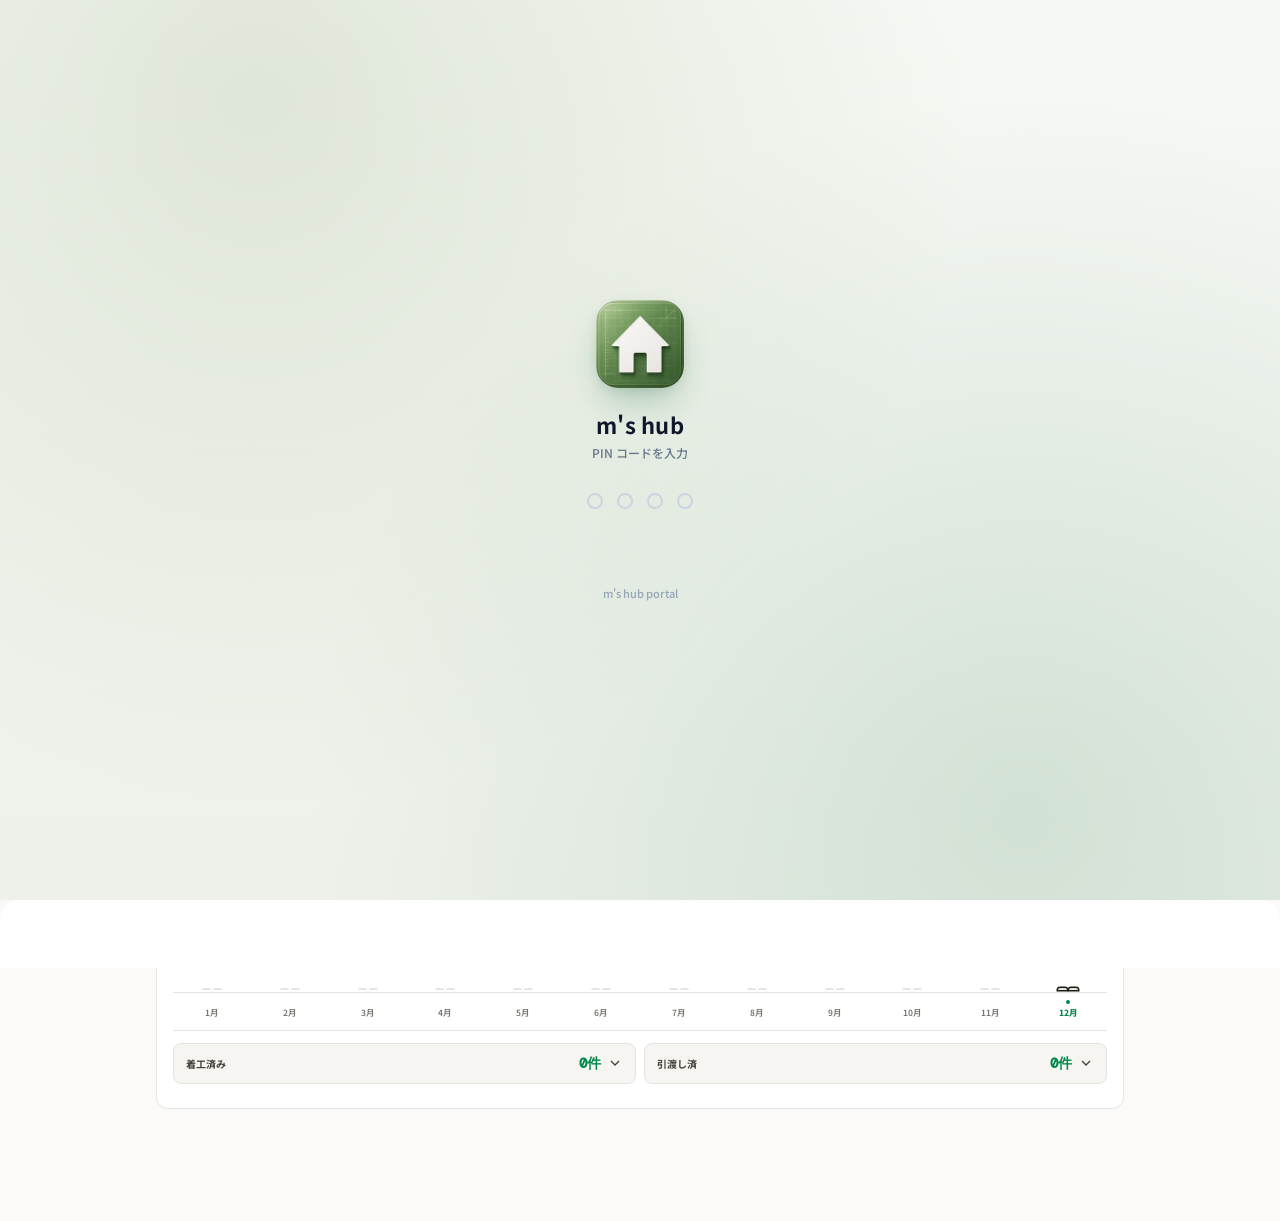
<file: index.html>
<!DOCTYPE html>
<html lang="ja">
<head>
    <meta charset="UTF-8">
    <meta http-equiv="Cache-Control" content="no-cache, no-store, must-revalidate">
    <meta http-equiv="Pragma" content="no-cache">
    <meta http-equiv="Expires" content="0">
    <meta name="viewport" content="width=device-width, initial-scale=1.0, maximum-scale=5.0, viewport-fit=cover">
    <script src="config.js"></script>
    <meta name="apple-mobile-web-app-capable" content="yes">
    <meta name="apple-mobile-web-app-status-bar-style" content="default">
    <meta name="apple-mobile-web-app-title" content="施工管理">
    <meta name="mobile-web-app-capable" content="yes">
    <link rel="apple-touch-icon" href="apple-touch-icon.png?v=20260422g">
    <link rel="icon" type="image/png" sizes="192x192" href="icon-192.png?v=20260422g">
    <link rel="icon" type="image/png" sizes="512x512" href="icon.png?v=20260422g">
    <link rel="manifest" href="manifest.json?v=20260422g">
    <title>m's hub</title>
    <link href="https://fonts.googleapis.com/css2?family=Noto+Sans+JP:wght@300;400;500;600;700;800;900&family=Fraunces:ital,wght@0,700;1,400&family=DM+Mono:wght@400;500&display=swap" rel="stylesheet">
    <style>
        /* ===== View Transitions: タブ切替クロスフェード ===== */
        /* 対応: Chrome/Edge/Safari 18+。未対応ブラウザでは無視される */
        @view-transition { navigation: auto; }
        ::view-transition-old(root),
        ::view-transition-new(root) {
            animation-duration: 0.25s;
            animation-timing-function: cubic-bezier(0.4, 0, 0.2, 1);
        }

        /* ===== 長いリストの描画スキップ最適化 ===== */
        /* content-visibility:auto = 画面外のアイテムはレイアウト計算をスキップ */
        /* contain-intrinsic-size = スキップ時の推定高（スクロールバー暴れ防止） */
        /* 対応: Chrome/Edge/Safari 18+。未対応ブラウザでは無視される */
        .property-item,
        .gtask-item,
        .genba-task-row {
            content-visibility: auto;
            contain-intrinsic-size: auto 56px;
        }

        * {
            margin: 0;
            padding: 0;
            box-sizing: border-box;
        }

        :root {
            /* ブランドグリーン — oklch で統一 */
            --primary:   oklch(0.55 0.14 155);
            --primary-l: oklch(0.94 0.04 155);
            --primary-m: oklch(0.73 0.12 155);
            /* Rich版エイリアス */
            --brand:        oklch(0.55 0.14 155);
            --brand-ink:    oklch(0.35 0.11 155);
            --brand-soft:   oklch(0.94 0.04 155);
            --brand-softer: oklch(0.97 0.02 155);
            --brand-line:   oklch(0.88 0.04 155);
            /* ニュートラル — 温かみのある oklch */
            --bg:      oklch(0.985 0.003 95);
            --surface: #ffffff;
            --surface2: oklch(0.97 0.005 95);
            --border:  oklch(0.92 0.005 95);
            --border2: oklch(0.88 0.006 95);
            --text1:   oklch(0.22 0.01 95);
            --text2:   oklch(0.38 0.01 95);
            --text3:   oklch(0.55 0.008 95);
            /* Rich版インクエイリアス */
            --ink:   oklch(0.22 0.01 95);
            --ink-2: oklch(0.38 0.01 95);
            --ink-3: oklch(0.55 0.008 95);
            --ink-4: oklch(0.70 0.006 95);
            --line:  oklch(0.92 0.005 95);
            --line-2: oklch(0.95 0.004 95);
            /* ステータス */
            --green:   oklch(0.52 0.16 155);
            --green-l: oklch(0.94 0.04 155);
            --amber:   oklch(0.78 0.12 85);
            --amber-l: oklch(0.96 0.04 85);
            --red:     oklch(0.58 0.18 25);
            --red-l:   oklch(0.96 0.04 25);
            /* シャドウ */
            --shadow-sm: 0 1px 2px rgba(15,25,20,0.04);
            --shadow:    0 1px 3px rgba(15,25,20,0.05), 0 1px 2px rgba(15,25,20,0.04);
            --shadow-lg: 0 4px 20px rgba(15,25,20,0.06), 0 1px 3px rgba(15,25,20,0.04);
        }

        /* ===== ダークモード（OS 設定に自動追従） ===== */
        /* カラートークンだけ上書き。ハードコード色があると浮くので、
           気になる箇所が出たら個別に修正する */
        @media (prefers-color-scheme: dark) {
            :root {
                --primary:   oklch(0.68 0.18 155);
                --primary-l: oklch(0.30 0.05 155);
                --primary-m: oklch(0.58 0.16 155);
                --brand:        oklch(0.68 0.18 155);
                --brand-ink:    oklch(0.82 0.14 155);
                --brand-soft:   oklch(0.30 0.05 155);
                --brand-softer: oklch(0.25 0.03 155);
                --brand-line:   oklch(0.35 0.05 155);
                --bg:      oklch(0.18 0.005 95);
                --surface: oklch(0.22 0.006 95);
                --surface2: oklch(0.26 0.007 95);
                --border:  oklch(0.30 0.008 95);
                --border2: oklch(0.27 0.007 95);
                --text1:   oklch(0.95 0.005 95);
                --text2:   oklch(0.78 0.006 95);
                --text3:   oklch(0.60 0.008 95);
                --ink:   oklch(0.95 0.005 95);
                --ink-2: oklch(0.78 0.006 95);
                --ink-3: oklch(0.60 0.008 95);
                --ink-4: oklch(0.45 0.006 95);
                --line:  oklch(0.30 0.008 95);
                --line-2: oklch(0.26 0.006 95);
                --green:   oklch(0.68 0.18 155);
                --green-l: oklch(0.30 0.05 155);
                --amber:   oklch(0.85 0.12 85);
                --amber-l: oklch(0.28 0.06 80);
                --red:     oklch(0.70 0.15 25);
                --red-l:   oklch(0.28 0.06 25);
            }
            /* ハードコードされた白背景を持つ代表的な要素を救済 */
            body { color-scheme: dark; }
            img { filter: brightness(0.9); }
        }

        body {
            font-family: 'Noto Sans JP', sans-serif;
            background-color: var(--bg);
            color: var(--text1);
            /* clip は scroll container を生成しないので配下の position:sticky を壊さない */
            /* 未対応ブラウザ(古い iOS Safari 等)は hidden にフォールバック */
            overflow-x: hidden;
            overflow-x: clip;
        }

        .top-bar {
            position: fixed;
            top: 0;
            left: 0;
            right: 0;
            height: 52px;
            background-color: var(--surface);
            border-bottom: 1px solid var(--border);
            display: flex;
            align-items: center;
            justify-content: space-between;
            padding: 0 16px;
            z-index: 99;
        }

        .top-bar-brand {
            display: flex;
            align-items: center;
            gap: 8px;
        }

        .top-bar-title {
            display: none;
        }

        .hamburger {
            width: 24px;
            height: 24px;
            display: flex;
            flex-direction: column;
            justify-content: space-around;
            cursor: pointer;
            background: none;
            border: none;
            padding: 0;
            overflow: visible;
        }

        .hamburger span {
            width: 100%;
            height: 2px;
            background-color: var(--text1);
            transition: all 0.15s ease;
            display: block;
        }

        /* ×マーク: translateY で中央へ移動してから rotate（はみ出し防止）*/
        .hamburger.open span:nth-child(1) {
            transform: translateY(8px) rotate(45deg);
        }

        .hamburger.open span:nth-child(2) {
            opacity: 0;
            transform: scaleX(0);
        }

        .hamburger.open span:nth-child(3) {
            transform: translateY(-8px) rotate(-45deg);
        }

        .drawer {
            position: fixed;
            left: -260px;
            top: 0;
            width: 260px;
            /* ツールページの tdrawer と統一 */
            height: 100vh;
            background: var(--surface);
            box-shadow: 2px 0 8px rgba(0, 0, 0, 0.08);
            transition: left 0.22s cubic-bezier(0.22,1,0.36,1);
            z-index: 201;
            padding: 0 0 calc(24px + env(safe-area-inset-bottom, 0px));
            overflow-y: auto;
            -webkit-overflow-scrolling: touch;
        }

        .drawer.open {
            left: 0;
        }

        .drawer-item {
            padding: 12px 18px;
            display: flex;
            align-items: center;
            gap: 12px;
            cursor: pointer;
            transition: background-color 0.12s ease;
            color: var(--text1);
            text-decoration: none;
            font-size: 14px;
            font-weight: 500;
            font-family: 'Noto Sans JP', sans-serif;
        }

        .drawer-item:hover,
        .drawer-item:active {
            background: #f3f4f6;
        }

        .drawer-item.active {
            color: #006837;
            font-weight: 600;
        }

        .drawer-item svg {
            width: 18px;
            height: 18px;
            stroke: currentColor;
            fill: none;
            stroke-width: 2;
            stroke-linecap: round;
            stroke-linejoin: round;
        }

        .drawer-separator {
            height: 1px;
            background-color: #e8eaed;
            margin: 6px 0;
        }

        .bottom-nav {
            position: fixed;
            bottom: 0;
            left: 0;
            right: 0;
            background: transparent;
            border-top: none;
            display: flex;
            justify-content: center;
            align-items: flex-end;
            z-index: 99;
            padding-bottom: max(env(safe-area-inset-bottom, 0px), 10px);
            padding-left: max(env(safe-area-inset-left, 0px), 0px);
            padding-right: max(env(safe-area-inset-right, 0px), 0px);
        }

        .bottom-nav-inner {
            background: rgba(255, 255, 255, 0.82);
            backdrop-filter: blur(24px) saturate(180%);
            -webkit-backdrop-filter: blur(24px) saturate(180%);
            border: 1px solid rgba(255, 255, 255, 0.6);
            border-radius: 28px;
            display: flex;
            justify-content: space-around;
            padding: 6px;
            box-shadow: 0 4px 28px rgba(15,25,20,0.14), 0 1px 4px rgba(15,25,20,0.07);
            width: calc(100% - 32px);
            max-width: 480px;
            margin-bottom: 6px;
        }
        @media (prefers-color-scheme: dark) {
          .bottom-nav-inner {
            background: rgba(30, 38, 32, 0.80);
            border-color: rgba(255,255,255,0.08);
          }
        }

        .bottom-nav-item {
            display: flex;
            flex-direction: column;
            align-items: center;
            justify-content: center;
            gap: 3px;
            cursor: pointer;
            color: var(--text2, oklch(0.45 0.01 95));
            transition: background 0.18s ease, color 0.18s ease;
            flex: 1;
            padding: 8px 4px 6px;
            border-radius: 22px;
        }

        .bottom-nav-item.active {
            background: var(--brand);
            color: white;
        }

        .bottom-nav-item svg {
            width: 20px;
            height: 20px;
            stroke: currentColor;
            fill: none;
            stroke-width: 2;
            stroke-linecap: round;
            stroke-linejoin: round;
        }

        .bottom-nav-label {
            font-size: 10px;
            font-weight: 500;
        }

        .main-content {
            margin-left: auto;
            margin-right: auto;
            margin-top: 52px;
            margin-bottom: 60px;
            padding: 16px;
            max-width: 1000px;
            transition: margin-left 0.2s ease;
        }

        .page-header {
            margin-bottom: 24px;
            display: none;
        }

        .page-header.show {
            display: flex;
            justify-content: space-between;
            align-items: center;
        }

        .page-title {
            font-size: 20px;
            font-weight: 700;
            color: var(--text1);
        }

        .page-date {
            font-size: 12px;
            color: var(--text2);
        }

        .grid-2col {
            display: grid;
            grid-template-columns: 1fr 1fr;
            gap: 16px;
            margin-bottom: 16px;
        }

        .grid-full {
            margin-bottom: 16px;
        }

        /* プルダウン式カード（スマホ用、PCでは常に開いた状態） */
        .collapsible-card .card-toggle {
            cursor: default;
        }
        .collapsible-card .card-chevron {
            display: none;
            transition: transform 0.2s ease;
        }
        .collapsible-card .card-body {
            transition: max-height 0.3s ease, opacity 0.2s ease;
            overflow: hidden;
        }
        .collapsible-card .card-count {
            font-size: 11px;
            color: var(--primary);
            font-weight: 500;
        }
        .card-action-bottom {
            display: block;
            text-align: center;
            padding: 10px 0 2px;
            font-size: 11px;
            color: var(--primary);
            text-decoration: none;
            border-top: 1px solid var(--border);
            margin-top: 8px;
            transition: opacity 0.15s;
        }
        .card-action-bottom:hover { opacity: 0.7; }

        .card-sub-link {
            display: block;
            font-size: 11px;
            color: var(--primary);
            text-decoration: none;
            margin-top: -8px;
            margin-bottom: 10px;
            transition: opacity 0.15s;
        }
        .card-sub-link:hover { opacity: 0.7; }
        .card-sub-link svg { vertical-align: -1px; }

        /* ドラッグ&ドロップ */
        .draggable-section { transition: transform 0.2s ease; }
        .draggable-section.dragging { opacity: 0.5; z-index: 100; }
        .draggable-section.drag-over { border-top: 3px solid var(--primary); }
        .drag-handle {
            display: none;
            width: 18px;
            height: 18px;
            cursor: grab;
            color: var(--border);
            flex-shrink: 0;
            transition: color 0.15s;
        }
        .drag-handle:hover { color: var(--text3); }
        .drag-handle:active { cursor: grabbing; }

        .card {
            background-color: var(--surface);
            border: 1px solid var(--border);
            border-radius: 12px;
            padding: 16px;
            transition: box-shadow 0.15s ease;
        }

        .card:hover {
            box-shadow: 0 2px 8px rgba(0, 0, 0, 0.06);
        }

        .card-head {
            display: flex;
            align-items: center;
            padding: 12px 14px 12px 16px;
            margin-bottom: 12px;
            border-bottom: 1px solid var(--line);
            border-left: 3px solid var(--brand);
            gap: 6px;
        }

        .card-title {
            font-size: 15px;
            font-weight: 700;
            color: var(--ink);
            flex: 1;
            letter-spacing: -0.01em;
        }

        .card-action {
            font-size: 11px;
            color: var(--primary);
            cursor: pointer;
            transition: opacity 0.12s ease;
        }

        .card-action:hover {
            opacity: 0.8;
        }

        /* ━━━━━━━━━━━━━━━━━━━━━━━━━━━━━━━━━━━━━
           グリーティングカード
           PC: コンテンツを右下に集約、グラデーションなし
           Mobile: コンパクト版（下部オーバーレイ）
        ━━━━━━━━━━━━━━━━━━━━━━━━━━━━━━━━━━━━━ */
        .greeting-card {
            background-image: url('assets/treeing.png');
            background-size: cover;
            background-position: center 15%;
            position: relative;
            overflow: hidden;
            min-height: 300px;
            max-height: 340px;
            display: flex;
            flex-direction: column;
            justify-content: flex-end;
            color: #fff;
            margin-bottom: 16px;
        }

        /* 一番下だけほんのり暗くする下部グラデーション */
        .greeting-card::before {
            content: '';
            position: absolute;
            inset: 0;
            background: linear-gradient(
                to top,
                rgba(0,0,0,0.42) 0%,
                rgba(0,0,0,0.12) 22%,
                rgba(0,0,0,0.00) 40%
            );
            pointer-events: none;
            z-index: 0;
        }

        /* 左下: 日付+時刻、右下: コメント — 同じ高さで横並び */
        .greeting-content {
            position: relative;
            z-index: 1;
            width: 100%;
            display: flex;
            flex-direction: row;
            align-items: flex-end;
            justify-content: space-between;
            padding: 0 18px 8px 18px;
            gap: 12px;
        }

        .greeting-top {
            display: flex;
            flex-direction: column;
            align-items: flex-start;
            gap: 2px;
        }

        .date-area {
            display: flex;
            flex-direction: column;
            align-items: flex-start;
            gap: 3px;
        }

        .date-main-row {
            display: flex;
            align-items: flex-start;
            gap: 3px;
            flex-direction: column;
        }

        /* 日付 */
        .date-main {
            font-size: 18px;
            font-weight: 600;
            color: #ffffff;
            letter-spacing: 0.3px;
            text-shadow: 0 1px 6px rgba(0,0,0,0.5);
            line-height: 1.2;
            white-space: nowrap;
        }

        /* 時刻（非表示） */
        .clock-mini { display: none; }

        /* 六曜・暦注タグ行 */
        .date-rokuyo {
            display: flex;
            gap: 5px;
            flex-wrap: wrap;
            justify-content: flex-start;
        }

        .rokuyo-tag {
            font-size: 11px;
            font-weight: 600;
            padding: 3px 9px;
            border-radius: 5px;
            background-color: rgba(255,255,255,0.82);
            color: #006837;
            letter-spacing: 0.5px;
            text-shadow: none;
            display: inline-flex;
            align-items: center;
        }

        .rokuyo-tag.lucky {
            background-color: rgba(0,140,70,0.85);
            color: #fff;
        }

        .rokuyo-tag.caution {
            background-color: rgba(220,38,38,0.9);
            color: #ffffff;
        }

        /* 挨拶コメント */
        .greeting-bottom {
            display: flex;
            flex-direction: column;
            align-items: flex-end;
            gap: 8px;
        }

        .greeting-comment {
            font-size: 15px;
            font-weight: 700;
            color: #fff;
            line-height: 1.5;
            text-align: right;
            text-shadow: 0 1px 6px rgba(0,0,0,0.5);
            letter-spacing: 0.3px;
        }

        .greeting-badge-row {
            display: flex;
            gap: 6px;
            justify-content: flex-end;
        }

        .greeting-badge {
            background-color: rgba(255,255,255,0.88);
            color: #006837;
            padding: 3px 9px;
            border-radius: 5px;
            font-size: 11px;
            font-weight: 600;
            white-space: nowrap;
            display: inline-flex;
            align-items: center;
            gap: 4px;
        }

        .greeting-badge .badge-num {
            font-family: 'DM Mono', monospace;
            font-size: 12px;
            font-weight: 700;
            color: var(--primary);
        }

        /* PC: <img> 要素は非表示（背景画像で表示） */
        .greeting-img-mobile {
            display: none;
        }

        /* ===== Rich版 グリーティングカード ===== */
        .greet {
            position: relative;
            height: 400px;
            overflow: hidden;
            border-radius: 18px;
            background: #1a2520;
            box-shadow: 0 12px 32px rgba(15,25,20,0.15);
            margin-bottom: 16px;
        }
        .greet-img {
            position: absolute; inset: 0;
            width: 100%; height: 100%;
            object-fit: cover;
            object-position: 55% 22%;
            filter: saturate(0.92) contrast(1.02);
        }
        .greet-grad {
            position: absolute; inset: 0;
            background: linear-gradient(180deg,
                rgba(8,16,12,0.10) 0%, transparent 25%,
                transparent 55%,
                rgba(8,16,12,0.28) 72%, rgba(8,16,12,0.72) 100%);
        }
        .greet-top {
            position: absolute; top: 18px; left: 20px; right: 16px;
            z-index: 2;
            display: flex; justify-content: flex-end; align-items: flex-start;
            color: white;
        }
        .greet-date { display: flex; align-items: flex-start; gap: 10px; }
        .greet-dd {
            font-family: 'Noto Sans JP', sans-serif;
            font-size: 44px; font-weight: 300;
            letter-spacing: -0.02em;
            line-height: 1;
            font-variant-numeric: tabular-nums;
            text-shadow: 0 2px 16px rgba(0,0,0,0.3);
        }
        .greet-dd-meta { display: flex; flex-direction: column; gap: 2px; padding-top: 6px; }
        .greet-dd-month {
            font-family: 'Fraunces', serif;
            font-style: italic; font-weight: 500;
            font-size: 16px; line-height: 1;
            letter-spacing: -0.01em;
            text-shadow: 0 1px 8px rgba(0,0,0,0.4);
        }
        .greet-dd-dow {
            font-size: 10px; font-weight: 700;
            letter-spacing: 0.22em; opacity: 0.9;
            text-shadow: 0 1px 4px rgba(0,0,0,0.5);
        }
        .greet-dd-year {
            font-size: 10px; font-weight: 600;
            letter-spacing: 0.12em; opacity: 0.75;
            font-variant-numeric: tabular-nums;
            margin-top: 2px;
            text-shadow: 0 1px 4px rgba(0,0,0,0.5);
        }
        .greet-rokuyo { display: flex; flex-direction: row; gap: 4px; align-items: center; margin-top: 4px; flex-wrap: wrap; }
        .greet-bottom {
            position: absolute; bottom: 20px; left: 20px; right: 20px;
            z-index: 2; color: white;
        }
        .greet-kicker {
            font-family: 'Fraunces', serif;
            font-style: italic; font-weight: 400;
            font-size: 15px; line-height: 1.5;
            margin-bottom: 4px; opacity: 0.9;
            text-shadow: 0 1px 10px rgba(0,0,0,0.55);
        }
        .greet-sub {
            font-size: 14px; font-weight: 500;
            line-height: 1.55; letter-spacing: 0.02em;
            margin-bottom: 12px;
            text-shadow: 0 1px 8px rgba(0,0,0,0.6);
        }
        .greet-badges { display: flex; gap: 7px; flex-wrap: wrap; }
        .greet-badge {
            background: rgba(255,255,255,0.14);
            color: #fff;
            padding: 6px 12px;
            border-radius: 100px;
            font-size: 11px; font-weight: 600;
            display: inline-flex; align-items: center; gap: 6px;
            border: 1px solid rgba(255,255,255,0.24);
            backdrop-filter: blur(10px);
        }
        .greet-badge .greet-num { font-weight: 700; font-size: 13px; }
        .rokuyo-tag { font-size: 11px; font-weight: 600; padding: 3px 9px; border-radius: 5px; background-color: rgba(255,255,255,0.82); color: #006837; letter-spacing: 0.5px; text-shadow: none; display: inline-flex; align-items: center; }
        .rokuyo-tag.lucky { background-color: rgba(0,140,70,0.85); color: #fff; }
        .rokuyo-tag.caution { background-color: rgba(220,38,38,0.9); color: #ffffff; }

        .schedule-section {
            margin-bottom: 12px;
        }

        .schedule-label {
            font-size: 11px;
            font-weight: 700;
            color: var(--text1);
            margin-bottom: 8px;
            letter-spacing: 0.5px;
            display: flex;
            align-items: center;
            gap: 6px;
        }

        .schedule-day-tag {
            display: inline-block;
            font-size: 10px;
            font-weight: 700;
            padding: 1px 8px;
            border-radius: 4px;
            letter-spacing: 0;
        }

        .schedule-day-tag.today {
            background-color: var(--primary);
            color: #fff;
        }

        .schedule-day-tag.tomorrow {
            background-color: var(--border);
            color: var(--text2);
        }

        .schedule-day-tag.yesterday {
            background-color: var(--border);
            color: var(--text3);
            font-weight: 500;
        }

        .schedule-section.past-day {
            opacity: 0.45;
        }

        /* ===== ホームタブ: タイムライン（C案） ===== */
        .sched-tl-card {
            background: var(--surface);
            border-radius: 14px;
            border: 1.5px solid var(--border);
            overflow: hidden;
            margin-bottom: 10px;
        }
        .sched-tl-allday {
            padding: 8px 14px;
            background: oklch(0.97 0.04 65);
            border-bottom: 1px solid oklch(0.88 0.07 65);
        }
        .sched-tl-allday-label {
            display: block;
            font-size: 10px; font-weight: 700;
            color: oklch(0.42 0.13 50); letter-spacing: .04em;
            margin-bottom: 6px;
        }
        .sched-tl-allday-pills {
            display: flex; flex-wrap: wrap; gap: 6px;
        }
        .sched-tl-allday-pill {
            padding: 3px 9px; border-radius: 10px;
            background: var(--surface);
            border: 1px solid oklch(0.88 0.07 65);
            font-size: 11px; font-weight: 500; color: var(--text1);
            display: inline-flex; align-items: center; gap: 6px;
            max-width: 100%;
        }
        .sched-tl-allday-pill.past { opacity: .42; filter: grayscale(.4); }
        .sched-tl-dot { width: 7px; height: 7px; border-radius: 50%; flex-shrink: 0; }
        .sched-tl-row {
            display: flex; gap: 0;
            padding: 11px 14px 11px 0;
            border-top: 1px solid var(--border);
            position: relative;
        }
        .sched-tl-row:first-child { border-top: none; }
        .sched-tl-time {
            font-family: 'DM Mono', monospace;
            font-size: 11px; color: var(--text3); font-weight: 600;
            width: 64px; flex-shrink: 0; text-align: right;
            padding-right: 12px; line-height: 1.4;
            border-right: 2px solid var(--border);
            position: relative;
        }
        .sched-tl-row.now .sched-tl-time { color: var(--primary); }
        .sched-tl-time::after {
            content: ''; position: absolute; right: -5px; top: 6px;
            width: 8px; height: 8px; border-radius: 50%;
            background: var(--surface); border: 2px solid var(--text3);
        }
        .sched-tl-row.now .sched-tl-time::after {
            background: var(--primary); border-color: var(--primary);
            box-shadow: 0 0 0 4px var(--primary-l);
        }
        .sched-tl-time-end { font-weight: 400; font-size: 9px; display: block; }
        .sched-tl-body {
            flex: 1; min-width: 0;
            margin-left: 12px;
            padding-left: 10px;
            border-left: 3px solid var(--border);
            border-radius: 0 4px 4px 0;
        }
        .sched-tl-title {
            font-size: 12px; font-weight: 500; color: var(--text1); line-height: 1.5;
            overflow: hidden; text-overflow: ellipsis; white-space: nowrap;
        }
        .sched-tl-meta {
            font-size: 10px; color: var(--text3); margin-top: 2px;
            display: flex; gap: 6px; align-items: center; flex-wrap: wrap;
        }
        .sched-tl-cal { display: inline-flex; align-items: center; gap: 4px; }
        .sched-tl-cal-dot { width: 6px; height: 6px; border-radius: 50%; }
        .sched-tl-row.past { opacity: .45; filter: grayscale(.35); }

        /* タスクブロック（C案） */
        .sched-tl-tasks {
            margin-top: 8px;
            background: var(--surface);
            border-radius: 14px;
            border: 1.5px solid oklch(0.88 0.06 245);
            overflow: hidden;
        }
        .sched-tl-tasks-hdr {
            padding: 8px 14px;
            background: oklch(0.97 0.03 245);
            color: oklch(0.35 0.13 260);
            font-size: 11px; font-weight: 700;
            display: flex; align-items: center; gap: 6px;
        }
        .sched-tl-tasks-cnt {
            margin-left: auto; font-weight: 600; font-size: 10px;
            color: oklch(0.55 0.16 250);
        }
        .sched-tl-task-row {
            display: flex; align-items: center; gap: 10px;
            padding: 9px 14px;
            border-top: 1px solid oklch(0.88 0.06 245);
        }
        .sched-tl-task-row:first-of-type { border-top: none; }
        .sched-tl-task-title {
            font-size: 12px; color: var(--text1); font-weight: 400;
            flex: 1; min-width: 0;
            overflow: hidden; text-overflow: ellipsis; white-space: nowrap;
        }

        /* 空状態 */
        .sched-tl-empty {
            text-align: center; padding: 14px 12px;
            color: var(--text3); font-size: 12px;
        }

        .property-item {
            display: flex;
            gap: 10px;
            padding: 10px;
            background-color: var(--surface2);
            border: 1px solid var(--border);
            border-radius: 8px;
            margin-bottom: 6px;
            cursor: pointer;
            transition: background-color 0.12s ease;
            border-left: 3px solid;
        }

        .property-item.compact {
            padding: 8px 10px;
        }

        .property-name-row {
            display: flex;
            align-items: baseline;
            justify-content: space-between;
            gap: 6px;
            margin-bottom: 3px;
        }

        .property-compact-meta {
            font-size: 11px;
            color: var(--text3);
            white-space: nowrap;
            flex-shrink: 0;
        }

        .property-compact-meta strong {
            color: var(--primary);
            font-weight: 700;
        }

        .property-compact-bar {
            display: flex;
            align-items: center;
            gap: 6px;
            margin-bottom: 3px;
        }

        .property-compact-pct {
            font-size: 10px;
            font-family: 'DM Mono', monospace;
            color: var(--text3);
            white-space: nowrap;
        }

        .property-compact-sub {
            font-size: 10px;
            color: var(--text3);
            white-space: nowrap;
            overflow: hidden;
            text-overflow: ellipsis;
        }

        /* 物件ボードタブ: 全情報内蔵カード（コンパクト版） */
        .property-card-full {
            background: var(--surface);
            border-radius: 8px;
            border-left: 3px solid var(--border2);
            box-shadow: 0 1px 3px rgba(0,0,0,0.05);
            padding: 8px 10px;
            margin-bottom: 6px;
        }
        .pcf-header {
            display: flex;
            align-items: center;
            justify-content: space-between;
            gap: 6px;
        }
        .pcf-name {
            font-size: 13px;
            font-weight: 700;
            color: var(--text1);
            flex: 1;
            min-width: 0;
            overflow: hidden;
            text-overflow: ellipsis;
            white-space: nowrap;
        }
        .pcf-status {
            font-size: 11px;
            font-weight: 700;
            color: var(--text1);
            padding: 5px 10px;
            border-radius: 8px;
            background: var(--surface2);
            border: 1.5px solid var(--border);
            flex-shrink: 0;
            cursor: pointer;
            font-family: 'Noto Sans JP', sans-serif;
            -webkit-tap-highlight-color: transparent;
            transition: background .15s, border-color .15s;
            min-height: 30px;
            display: flex;
            align-items: center;
            gap: 4px;
            box-shadow: 0 1px 2px rgba(0,0,0,0.06);
        }
        .pcf-status::after {
            content: '▾';
            font-size: 9px;
            opacity: 0.5;
            line-height: 1;
        }
        .pcf-status:active { background: var(--border); border-color: var(--primary); }
        /* Notion リンク（カード下部） */
        .pcf-footer {
            margin-top: 6px;
            padding-top: 5px;
            border-top: 1px solid var(--border);
            display: flex;
            justify-content: flex-end;
        }
        .pcf-notion-link {
            font-size: 10px;
            color: var(--primary);
            text-decoration: none;
            padding: 2px 4px;
            border-radius: 4px;
            -webkit-tap-highlight-color: transparent;
        }
        .pcf-notion-link:active { background: var(--surface2); }
        /* 進捗変更シート（物件メニュー用） */
        .prop-progress-modal-bg {
            position: fixed; inset: 0; background: rgba(15,23,42,.45);
            z-index: 310; display: none; align-items: flex-end; justify-content: center;
        }
        .prop-progress-modal-bg.on { display: flex; }
        .prop-progress-sheet {
            background: var(--surface); border-radius: 20px 20px 0 0;
            width: 100%; max-width: 480px; padding: 0 0 env(safe-area-inset-bottom);
            box-shadow: 0 -8px 32px rgba(0,0,0,.18);
        }
        .prop-progress-sheet-head {
            padding: 16px 20px 12px; border-bottom: 1px solid var(--border);
            display: flex; align-items: center; justify-content: space-between;
        }
        .prop-progress-sheet-title { font-size: 14px; font-weight: 700; color: var(--text1); }
        .prop-progress-sheet-sub { font-size: 11px; color: var(--text3); margin-top: 2px; }
        .prop-progress-option-list { padding: 8px 12px 16px; display: flex; flex-direction: column; gap: 4px; }
        .prop-progress-option {
            display: flex; align-items: center; padding: 12px 14px; border-radius: 10px;
            font-size: 13px; font-weight: 500; cursor: pointer; border: 1.5px solid var(--border);
            background: var(--surface); color: var(--text1); font-family: 'Noto Sans JP', sans-serif;
            -webkit-tap-highlight-color: transparent; transition: all .15s; gap: 10px; width: 100%;
        }
        .prop-progress-option:active { background: var(--surface2); }
        .prop-progress-option.current { border-color: var(--primary); background: var(--primary-l); color: var(--primary); }
        .prop-progress-option-dot { width: 10px; height: 10px; border-radius: 50%; flex-shrink: 0; }
        .prop-progress-close {
            width: 28px; height: 28px; background: var(--surface2); border: none;
            border-radius: 50%; cursor: pointer; font-size: 14px; color: var(--text2);
            display: flex; align-items: center; justify-content: center; flex-shrink: 0;
        }
        .pcf-location {
            font-size: 10px;
            color: var(--text2);
            margin-bottom: 2px;
        }
        .pcf-section {
            margin-top: 6px;
        }
        .pcf-section-title {
            font-size: 9px;
            font-weight: 700;
            color: var(--text3);
            letter-spacing: 0.3px;
            margin-bottom: 3px;
        }
        .pcf-dates-inline {
            display: flex;
            flex-wrap: wrap;
            gap: 4px 10px;
            font-size: 10px;
            color: var(--text2);
            line-height: 1.4;
        }
        .pcf-dates-inline .pcf-date-item {
            display: inline-flex;
            align-items: center;
            gap: 4px;
            white-space: nowrap;
            line-height: 1.3;
        }
        .pcf-dates-inline .pcf-date-label {
            font-weight: 600;
            color: var(--text3);
            line-height: 1.3;
        }
        .pcf-dates-inline .pcf-date-val {
            font-family: 'DM Mono', monospace;
            line-height: 1.3;
            letter-spacing: -0.01em;
        }
        .pcf-footer {
            margin-top: 6px;
            padding-top: 5px;
            border-top: 1px solid var(--border);
            display: flex;
            justify-content: flex-end;
        }
        .pcf-footer .notion-link {
            font-size: 11px;
            padding: 4px 10px;
        }
        .pcf-checks-inline {
            display: flex; flex-wrap: wrap; gap: 2px 8px;
        }
        .pcf-checks-inline .check-row { gap: 4px; }
        .pcf-checks-inline .toggle-switch { width: 26px; height: 14px; border-radius: 7px; }
        .pcf-checks-inline .toggle-switch::after { width: 10px; height: 10px; }
        .pcf-checks-inline .toggle-switch.on::after { transform: translateX(12px); }
        .pcf-checks-inline .check-label { font-size: 9px; }

        /* ===== 物件タブ Rich化（B+Cドット, %なし, コンパクト） ===== */
        /* スティッキータブ用ラッパ: スクロール時に top-bar (52px) の直下に固定 */
        .prop-rich-tabs-sticky{position:sticky;top:52px;z-index:50;background:var(--bg);
                               margin:-16px -16px 10px -16px;padding:12px 16px 6px 16px;
                               display:flex;align-items:center;gap:8px;}
        .prop-rich-tabs{display:flex;padding:3px;background:var(--surface2);
                        border-radius:10px;margin-bottom:0;gap:0;flex:1;}
        .prop-check-settings-btn{width:36px;align-self:stretch;border:none;background:var(--surface2);
                                 border-radius:10px;display:flex;align-items:center;justify-content:center;
                                 cursor:pointer;color:var(--text3);flex-shrink:0;padding:0;
                                 transition:color .15s, transform .1s;}
        .prop-check-settings-btn svg{display:block;}
        .prop-check-settings-btn:hover{color:var(--primary);}
        .prop-check-settings-btn:active{transform:scale(.95);}

        /* ===== チェック項目編集モーダル（リデザイン） ===== */
        .check-editor-backdrop{position:fixed;inset:0;background:rgba(15,23,42,.45);z-index:1000;
                               display:flex;align-items:flex-end;justify-content:center;padding:0;
                               animation:ceFadeIn .2s ease-out;backdrop-filter:blur(4px);-webkit-backdrop-filter:blur(4px);}
        @media (min-width:520px){
            .check-editor-backdrop{align-items:center;padding:16px;}
        }
        @keyframes ceFadeIn{from{opacity:0;}to{opacity:1;}}
        @keyframes ceSlideUp{from{transform:translateY(20px);opacity:0;}to{transform:translateY(0);opacity:1;}}
        .check-editor-modal{background:var(--surface);border-radius:20px 20px 0 0;width:100%;max-width:460px;
                            max-height:88vh;display:flex;flex-direction:column;overflow:hidden;
                            box-shadow:0 -8px 40px rgba(0,0,0,.18);animation:ceSlideUp .25s cubic-bezier(.32,.72,0,1);}
        @media (min-width:520px){
            .check-editor-modal{border-radius:18px;box-shadow:0 16px 48px rgba(15,23,42,.22);}
        }
        /* ヘッダー */
        .ce-head{padding:18px 20px 14px;display:flex;align-items:flex-start;justify-content:space-between;gap:12px;
                 border-bottom:1px solid var(--border);}
        .ce-head-text{display:flex;flex-direction:column;gap:2px;min-width:0;flex:1;}
        .ce-title{font-size:16px;font-weight:700;color:var(--text1);letter-spacing:.01em;}
        .ce-subtitle{font-size:11px;color:var(--text3);font-weight:500;}
        .ce-count-badge{display:inline-flex;align-items:center;gap:4px;background:var(--surface2);
                        color:var(--text2);font-size:10px;font-weight:600;padding:2px 8px;border-radius:100px;
                        margin-left:6px;}
        .ce-close{background:var(--surface2);border:none;cursor:pointer;color:var(--text2);
                  width:32px;height:32px;display:flex;align-items:center;justify-content:center;
                  border-radius:50%;flex-shrink:0;transition:background .15s, color .15s;}
        .ce-close:hover{background:#e5e7eb;color:var(--text1);}
        .ce-close:active{transform:scale(.92);}
        /* ボディ */
        .ce-body{padding:16px 20px 12px;overflow-y:auto;flex:1;}
        /* 新規追加カード */
        .ce-add-card{display:flex;align-items:stretch;gap:8px;padding:6px;background:var(--surface2);
                     border-radius:14px;margin-bottom:18px;}
        .ce-add-card input{flex:1;padding:10px 12px;border:none;border-radius:10px;font-size:13px;
                           background:var(--surface);color:var(--text1);font-family:'Noto Sans JP',sans-serif;
                           outline:none;transition:box-shadow .15s;min-width:0;}
        .ce-add-card input::placeholder{color:var(--text3);font-weight:400;}
        .ce-add-card input:focus{box-shadow:0 0 0 2px var(--primary);}
        .ce-add-btn{width:42px;border:none;background:var(--primary);color:#fff;border-radius:10px;
                    display:flex;align-items:center;justify-content:center;cursor:pointer;flex-shrink:0;
                    transition:transform .1s, background .15s;}
        .ce-add-btn:hover{background:#005a2f;}
        .ce-add-btn:active{transform:scale(.94);}
        .ce-add-btn:disabled{opacity:.5;cursor:not-allowed;}
        .ce-add-btn svg{display:block;}
        /* セクションラベル */
        .ce-section-label{font-size:10px;font-weight:700;color:var(--text3);letter-spacing:.08em;
                          text-transform:uppercase;margin:0 2px 8px;display:flex;align-items:center;
                          justify-content:space-between;}
        /* リスト */
        .ce-list{list-style:none;padding:0;margin:0 0 14px 0;display:flex;flex-direction:column;gap:6px;}
        .ce-item{display:flex;align-items:center;gap:8px;padding:8px 10px 8px 4px;
                 background:var(--surface);border:1px solid var(--border);border-radius:12px;
                 transition:background .15s, transform .1s;}
        .ce-item:hover{background:var(--surface2);}
        .ce-item.ce-dragging{opacity:0.4;background:var(--surface2);}
        .ce-item.ce-drag-over{border-top:2px solid var(--primary);}
        .ce-item.ce-drag-over-below{border-bottom:2px solid var(--primary);}
        .ce-drag-handle{width:24px;height:32px;display:flex;align-items:center;justify-content:center;
                        cursor:grab;color:var(--text3);flex-shrink:0;opacity:0.5;touch-action:none;}
        .ce-drag-handle:hover{opacity:1;color:var(--primary);}
        .ce-drag-handle:active{cursor:grabbing;}
        .ce-item-num{font-size:10px;font-weight:600;color:var(--text3);width:18px;text-align:center;
                     flex-shrink:0;font-family:'DM Mono',monospace;}
        .ce-item-name{flex:1;font-size:13px;color:var(--text1);font-weight:500;
                      white-space:nowrap;overflow:hidden;text-overflow:ellipsis;}
        .ce-item-del{background:none;border:none;cursor:pointer;color:var(--text3);
                     width:32px;height:32px;display:flex;align-items:center;justify-content:center;
                     border-radius:8px;flex-shrink:0;transition:background .15s, color .15s;}
        .ce-item-del:hover{background:#fef2f2;color:#dc2626;}
        .ce-item-del:active{transform:scale(.92);}
        .ce-item-del svg{display:block;}
        /* ヒント */
        .ce-tip{display:flex;align-items:flex-start;gap:8px;padding:10px 12px;background:#fef9e7;
                border:1px solid #fde68a;border-radius:10px;font-size:11px;color:#854d0e;line-height:1.5;}
        .ce-tip svg{flex-shrink:0;margin-top:1px;color:#ca8a04;}
        /* フッター */
        .ce-foot{padding:14px 20px 18px;border-top:1px solid var(--border);
                 display:flex;gap:10px;background:var(--surface);}
        .ce-btn{flex:1;padding:12px 16px;border-radius:12px;font-size:13px;font-weight:600;cursor:pointer;
                font-family:'Noto Sans JP',sans-serif;border:none;transition:background .15s, transform .1s;}
        .ce-btn-cancel{background:var(--surface2);color:var(--text2);}
        .ce-btn-cancel:hover{background:#e5e7eb;}
        .ce-btn-save{background:var(--primary);color:#fff;flex:1.6;display:inline-flex;align-items:center;
                     justify-content:center;gap:6px;}
        .ce-btn-save:hover{background:#005a2f;}
        .ce-btn-save:active{transform:scale(.98);}
        .ce-btn-save:disabled{opacity:.5;cursor:not-allowed;}
        .ce-spin{display:inline-block;width:13px;height:13px;border:2px solid rgba(255,255,255,.4);
                 border-top-color:#fff;border-radius:50%;animation:spin .8s linear infinite;}
        /* 空状態 */
        .ce-empty{text-align:center;padding:24px 12px;color:var(--text3);font-size:12px;}
        .prop-rich-tab{flex:1;padding:6px 4px;text-align:center;font-size:11px;font-weight:600;
                       color:var(--text2);background:transparent;border:none;border-radius:7px;cursor:pointer;
                       display:inline-flex;align-items:center;justify-content:center;gap:3px;
                       font-family:'Noto Sans JP',sans-serif;-webkit-tap-highlight-color:transparent;
                       transition:background .15s, color .15s;}
        .prop-rich-tab.active{background:var(--surface);color:var(--primary);
                              box-shadow:0 1px 2px rgba(0,0,0,.06);}
        .prop-rich-tab .seg-cnt{font-size:9px;font-family:'DM Mono',monospace;
                                background:var(--text3);color:#fff;border-radius:10px;
                                padding:0 5px;font-weight:600;}
        .prop-rich-tab.active .seg-cnt{background:var(--primary);}

        .prop-rich-card{background:var(--surface);border-radius:18px;
                        border:1.5px solid var(--border);
                        margin-bottom:12px;overflow:hidden;
                        box-shadow:var(--shadow-lg);}
        .prop-rich-card.st-precon{--status:#3b82f6;}
        .prop-rich-card.st-active{--status:#d97706;}
        .prop-rich-card.st-done  {--status:#9ca3af;}
        .prop-rich-card .prop-hdr{display:flex;align-items:center;gap:8px;padding:13px 14px;
                                  border-left:4px solid var(--status,var(--border2));}
        .prop-rich-card .prop-name{font-size:14px;font-weight:700;color:var(--text1);
                                   flex:1;min-width:0;overflow:hidden;text-overflow:ellipsis;white-space:nowrap;
                                   letter-spacing:-.01em;}
        .prop-rich-card .prop-name-loc{font-size:10px;color:var(--text3);font-weight:400;
                                       margin-left:6px;letter-spacing:.02em;}
        .prop-rich-card .prop-status-pill{font-size:10px;font-weight:700;color:#fff;
                                          padding:3px 10px;border-radius:100px;
                                          background:var(--status,var(--text3));flex-shrink:0;cursor:pointer;
                                          font-family:'Noto Sans JP',sans-serif;letter-spacing:.02em;
                                          display:inline-flex;align-items:center;gap:4px;border:none;
                                          -webkit-tap-highlight-color:transparent;
                                          box-shadow:0 1px 4px rgba(0,0,0,0.15);}
        .prop-rich-card .prop-status-pill::after{content:'▾';font-size:8px;opacity:.7;}
        .prop-rich-card .prop-del-btn{width:28px;height:28px;background:none;border:none;
                                      flex-shrink:0;cursor:pointer;display:flex;align-items:center;
                                      justify-content:center;color:#d1d5db;border-radius:8px;
                                      -webkit-tap-highlight-color:transparent;transition:all .15s;}
        .prop-rich-card .prop-del-btn:active{background:#fee2e2;color:#dc2626;}

        /* フェーズ部 */
        .prop-rich-card .phase-strip{padding:10px 14px 13px;background:var(--surface2);
                                     border-top:2px solid var(--status,var(--border));}
        .prop-rich-card .phase-bar{position:relative;height:20px;}
        .prop-rich-card .phase-bar-line{position:absolute;left:12.5%;right:12.5%;top:50%;height:2px;
                                        background:var(--border);transform:translateY(-50%);border-radius:1px;}
        .prop-rich-card .phase-bar-fill{position:absolute;left:12.5%;top:50%;height:2px;
                                        background:linear-gradient(90deg,#2563eb 0%,var(--brand) 33%,#7c3aed 66%,#d97706 100%);transform:translateY(-50%);border-radius:1px;
                                        transition:width .3s ease;}
        .prop-rich-card .phase-dots{position:relative;display:grid;grid-template-columns:repeat(4, 1fr);
                                    width:100%;height:100%;align-items:center;}
        .prop-rich-card .phase-dot{display:flex;align-items:center;justify-content:center;}
        .prop-rich-card .phase-dot-circle{width:12px;height:12px;border-radius:50%;background:var(--surface);
                                          border:2px solid var(--border);display:flex;align-items:center;justify-content:center;
                                          transition:all .15s;box-shadow:0 0 0 3px var(--surface2);}
        .prop-rich-card .phase-dot.done .phase-dot-circle{background:var(--pc);border-color:var(--pc);}
        .prop-rich-card .phase-dot.done .phase-dot-circle::after{content:'';width:5px;height:4px;background:url("data:image/svg+xml,%3Csvg viewBox='0 0 12 10' fill='none' xmlns='http://www.w3.org/2000/svg'%3E%3Cpath d='M1 5l3 4L11 1' stroke='white' stroke-width='2' stroke-linecap='round' stroke-linejoin='round'/%3E%3C/svg%3E") center/contain no-repeat;}
        .prop-rich-card .phase-dot.now .phase-dot-circle{
            background:var(--surface);border:2px solid var(--pc);
            box-shadow:0 0 0 3px var(--surface2), 0 0 0 5px color-mix(in oklch, var(--pc) 25%, transparent);}
        .prop-rich-card .phase-labels{display:grid;grid-template-columns:repeat(4, 1fr);margin-top:5px;
                                      font-size:9px;color:var(--text3);font-weight:600;letter-spacing:.02em;}
        .prop-rich-card .phase-labels .lbl{text-align:center;display:flex;flex-direction:column;align-items:center;gap:1px;}
        .prop-rich-card .phase-labels .lbl-name{font-size:9.5px;}
        .prop-rich-card .phase-labels .lbl-date{font-size:9px;font-family:'DM Mono',monospace;color:var(--text3);font-weight:500;letter-spacing:0;}
        .prop-rich-card .phase-labels .lbl.done .lbl-name{color:var(--pc);opacity:.7;}
        .prop-rich-card .phase-labels .lbl.done .lbl-date{color:var(--text2);}
        .prop-rich-card .phase-labels .lbl.now .lbl-name{color:var(--pc);font-weight:800;}
        .prop-rich-card .phase-labels .lbl.now .lbl-date{color:var(--pc);}

        /* カウントダウン（着工前） */
        .prop-rich-card .prop-cd{padding:10px 14px 12px;background:#eff6ff;border-top:2px solid #3b82f6;
                                 display:flex;align-items:center;gap:8px;}
        .prop-rich-card .prop-cd-lbl{font-size:10px;font-weight:700;color:#1e3a8a;letter-spacing:.04em;}
        .prop-rich-card .prop-cd-num{font-size:18px;font-weight:800;color:#1e40af;font-family:'DM Mono',monospace;letter-spacing:-.02em;}
        .prop-rich-card .prop-cd-unit{font-size:11px;color:#1e40af;margin-left:-4px;}
        .prop-rich-card .prop-cd-date{margin-left:auto;font-size:10px;color:#1e40af;font-family:'DM Mono',monospace;}

        /* 日程グリッド */
        .prop-rich-card .prop-dates{padding:6px 12px;display:grid;grid-template-columns:1fr 1fr;
                                    gap:2px 10px;border-top:1px solid var(--border);}
        .prop-rich-card .prop-date{display:flex;justify-content:space-between;align-items:baseline;
                                   font-size:9.5px;padding:1px 0;}
        .prop-rich-card .prop-date-lbl{color:var(--text3);font-weight:700;letter-spacing:.02em;}
        .prop-rich-card .prop-date-val{font-family:'DM Mono',monospace;color:var(--text1);}

        /* チェック */
        .prop-rich-card .prop-checks{padding:9px 14px 10px;border-top:1px solid var(--border);
                                     display:grid;grid-template-columns:repeat(5, 1fr);gap:7px 8px;background:var(--bg);}
        .prop-rich-card .prop-checks .check-row{display:inline-flex;align-items:center;gap:6px;}
        .prop-rich-card .prop-checks .check-toggle{width:22px;height:12px;border-radius:6px;background:var(--border2);
                                                   position:relative;flex-shrink:0;transition:background .2s;cursor:pointer;}
        .prop-rich-card .prop-checks .check-toggle::after{content:'';width:8px;height:8px;border-radius:50%;background:#fff;
                                                          position:absolute;top:2px;left:2px;transition:transform .2s;
                                                          box-shadow:0 1px 2px rgba(0,0,0,.2);}
        .prop-rich-card .prop-checks .check-toggle.on{background:var(--primary);}
        .prop-rich-card .prop-checks .check-toggle.on::after{transform:translateX(10px);}
        .prop-rich-card .prop-checks .check-label{font-size:9.5px;color:var(--text2);font-weight:500;}
        .prop-rich-card .prop-checks .check-label.on{color:var(--text1);font-weight:600;}

        .property-item:hover {
            background-color: var(--surface2);
        }

        .property-content {
            flex: 1;
            min-width: 0;
        }

        .property-name {
            font-size: 13.5px;
            font-weight: 500;
            color: var(--text1);
            margin-bottom: 3px;
        }

        .property-location-inline {
            font-size: 11px;
            font-weight: 400;
            color: var(--text2);
            margin-left: 4px;
        }

        .property-stage-badge {
            display: inline-block;
            padding: 2px 6px;
            border-radius: 4px;
            font-size: 9px;
            font-weight: 600;
        }

        .property-stage-badge.green {
            background-color: var(--green-l);
            color: var(--green);
        }

        .property-stage-badge.amber {
            background-color: var(--amber-l);
            color: var(--amber);
        }

        .property-progress {
            display: flex;
            align-items: center;
            gap: 8px;
        }

        .property-progress-bar {
            flex: 1;
            height: 3px;
            background-color: var(--border);
            border-radius: 1.5px;
            overflow: hidden;
        }

        .property-progress-fill {
            height: 100%;
            background-color: var(--primary);
            transition: width 0.3s ease;
        }

        .property-progress-label {
            font-size: 10px;
            color: var(--text2);
            font-weight: 500;
            white-space: nowrap;
        }

        .status-card {
            background-color: var(--surface2);
            border: 1px solid var(--border);
            border-radius: 8px;
            padding: 10px 12px;
            margin-bottom: 8px;
        }

        .status-card-header {
            display: flex;
            justify-content: space-between;
            align-items: center;
        }

        .status-card-header.collapsible {
            cursor: pointer;
            -webkit-tap-highlight-color: transparent;
        }

        .status-card.has-list .status-card-header {
            margin-bottom: 0;
        }

        .status-card.has-list.open .status-card-header {
            margin-bottom: 6px;
        }

        .status-card-toggle {
            width: 16px;
            height: 16px;
            color: var(--text2);
            transition: transform 0.2s ease;
            flex-shrink: 0;
            margin-left: 6px;
        }

        .status-card.open .status-card-toggle {
            transform: rotate(180deg);
        }

        .status-card-list {
            display: none;
            padding-top: 6px;
            border-top: 1px solid var(--border);
        }

        .status-card.open .status-card-list {
            display: block;
        }

        .status-card-title {
            font-size: 10px;
            font-weight: 700;
            color: var(--text2);
        }

        .status-card-count {
            font-family: 'DM Mono', monospace;
            font-size: 14px;
            font-weight: 700;
            color: var(--primary);
        }

        .status-card-item {
            display: flex;
            justify-content: space-between;
            align-items: center;
            padding: 4px 0;
        }

        .status-card-item + .status-card-item {
            border-top: 1px solid var(--border);
        }

        .status-card-name {
            font-size: 11px;
            font-weight: 500;
            color: var(--text1);
        }

        .status-card-date {
            font-family: 'DM Mono', monospace;
            font-size: 10px;
            font-weight: 500;
            color: var(--text2);
        }

        .status-card-item.done {
            opacity: 0.55;
        }
        .status-done-badge {
            font-size: 9px;
            font-weight: 700;
            color: var(--primary);
            margin-left: 2px;
        }
        .status-card-empty {
            font-size: 10px;
            color: var(--text2);
            padding: 2px 0;
        }

        .schedule-chart-area {
            display: flex;
            flex-direction: column;
            gap: 8px;
        }
        .schedule-chart-legend {
            display: flex;
            gap: 14px;
            margin-bottom: 2px;
        }
        .schedule-chart-legend-item {
            display: flex;
            align-items: center;
            gap: 5px;
            font-size: 10px;
            font-weight: 600;
            color: var(--text2);
        }
        .schedule-chart-legend-dot {
            width: 8px;
            height: 8px;
            border-radius: 2px;
        }
        .schedule-chart-row-label {
            font-size: 10px;
            font-weight: 700;
            color: var(--text2);
            margin-bottom: 4px;
            display: flex;
            align-items: center;
            gap: 6px;
        }
        .schedule-chart-row-total {
            font-family: 'DM Mono', monospace;
            font-size: 11px;
            font-weight: 700;
            color: var(--text1);
        }

        /* ===== 年間棒グラフ (ybc) ===== */
        .ybc-legend { display: flex; gap: 14px; margin-bottom: 10px; }
        .ybc-legend-item { display: flex; align-items: center; gap: 5px; font-size: 10.5px; font-weight: 600; color: var(--ink-2); }
        .ybc-legend-dot { width: 8px; height: 8px; border-radius: 2px; }
        .ybc {
            display: grid; grid-template-columns: repeat(12, 1fr); gap: 4px;
            align-items: end; height: 100px;
            padding: 0 2px 0; border-bottom: 1px solid var(--line);
            position: relative;
        }
        .ybc::before { content: ''; position: absolute; left: 0; right: 0; top: 33%; border-top: 1px dashed var(--line); z-index: 0; }
        .ybc::after  { content: ''; position: absolute; left: 0; right: 0; top: 66%; border-top: 1px dashed var(--line); z-index: 0; }
        .ybc-col { display: flex; flex-direction: column; align-items: center; height: 100%; justify-content: flex-end; position: relative; z-index: 1; }
        .ybc-bars { display: flex; flex: 1; align-items: flex-end; gap: 2px; width: 100%; justify-content: center; padding-bottom: 2px; }
        .ybc-stack { display: flex; flex-direction: column; align-items: center; gap: 1px; height: 100%; justify-content: flex-end; }
        .ybc-count { font-size: 8px; font-weight: 700; line-height: 1; font-variant-numeric: tabular-nums; min-height: 9px; }
        .ybc-count.chakko      { color: #2563eb; }
        .ybc-count.hikiwatashi { color: #d97706; }
        .ybc-count.zero        { opacity: 0; }
        .ybc-bar { width: 9px; border-radius: 2px 2px 0 0; min-height: 2px; transition: height 0.3s ease; }
        .ybc-bar.chakko      { background: linear-gradient(180deg, #3b82f6, #1d4ed8); }
        .ybc-bar.hikiwatashi { background: linear-gradient(180deg, #f59e0b, #b45309); }
        .ybc-bar.zero        { background: var(--line); height: 2px !important; }
        .ybc-col.current .ybc-bar { box-shadow: 0 0 0 1.5px var(--ink); }
        .ybc-labels { display: grid; grid-template-columns: repeat(12, 1fr); gap: 4px; padding: 5px 2px 0; }
        .ybc-label { text-align: center; font-size: 8.5px; font-weight: 600; color: var(--ink-3); font-variant-numeric: tabular-nums; }
        .ybc-label.current { color: var(--brand); font-weight: 800; position: relative; }
        .ybc-label.current::before { content: ''; position: absolute; left: 50%; top: -6px; width: 4px; height: 4px; border-radius: 50%; background: var(--brand); transform: translateX(-50%); }
        .ybc-summary { display: grid; grid-template-columns: 1fr 1fr; gap: 8px; margin-top: 12px; }
        .ybc-sum { background: var(--surface2); border: 1px solid var(--line); border-radius: 10px; padding: 10px 12px; }
        .ybc-sum-lbl { font-size: 10px; font-weight: 700; color: var(--ink-3); letter-spacing: 0.06em; margin-bottom: 2px; display: flex; align-items: center; gap: 4px; }
        .ybc-sum-num { font-size: 22px; font-weight: 800; color: var(--ink); letter-spacing: -0.02em; line-height: 1; font-variant-numeric: tabular-nums; }
        .ybc-sum-num .unit { font-size: 11px; font-weight: 600; color: var(--ink-3); margin-left: 2px; }
        .ybc-sum-sub { font-size: 10px; color: var(--ink-3); margin-top: 3px; }
        .ybc-sum-sub .num { font-weight: 700; color: var(--ink); }

        .section-divider {
            height: 1px;
            background-color: var(--border);
            margin: 12px 0;
        }

        .delivery-date {
            font-family: 'DM Mono', monospace;
            font-size: 10px;
            color: var(--text2);
            float: right;
        }

        .filter-tabs {
            display: flex;
            gap: 4px;
            overflow-x: auto;
            margin-bottom: 12px;
            padding: 4px;
            background: var(--surface2);
            border-radius: 10px;
            scroll-behavior: smooth;
        }

        .filter-tabs::-webkit-scrollbar {
            height: 3px;
        }

        .filter-tabs::-webkit-scrollbar-track {
            background: transparent;
        }

        .filter-tabs::-webkit-scrollbar-thumb {
            background-color: var(--border);
            border-radius: 2px;
        }

        .filter-tab {
            padding: 7px 12px;
            background-color: var(--surface2);
            border: none;
            border-radius: 7px;
            font-size: 12px;
            font-weight: 600;
            cursor: pointer;
            white-space: nowrap;
            transition: all 0.12s ease;
            color: var(--text2);
        }

        .filter-tab:hover { color: var(--text1); }

        .filter-tab.active {
            background-color: var(--surface);
            color: var(--primary);
            box-shadow: 0 1px 2px rgba(0,0,0,.06);
        }
        .tab-count {
            font-weight: 600;
            color: var(--primary);
        }
        .filter-tab.active .tab-count {
            color: var(--surface);
        }

        .task-item {
            display: flex;
            gap: 10px;
            align-items: center;
            padding: 10px;
            background-color: var(--surface2);
            border: 1px solid var(--border);
            border-radius: 8px;
            margin-bottom: 8px;
            transition: all 0.15s ease;
        }

        .task-item.hidden {
            display: none;
        }

        .task-content {
            flex: 1;
            min-width: 0;
        }

        .task-title {
            font-size: 12px;
            font-weight: 500;
            color: var(--text1);
            margin-bottom: 2px;
        }

        .task-property {
            font-size: 10px;
            color: var(--text2);
        }
        /* Google Tasks */
        .gtask-group-label {
            font-size: 10px;
            font-weight: 600;
            color: var(--text2);
            padding: 8px 0 4px;
            display: flex;
            align-items: center;
            gap: 6px;
        }
        .gtask-group-label .gtask-count {
            font-size: 11px;
            font-weight: 500;
            color: var(--primary);
        }
        .gtask-item {
            display: flex;
            gap: 10px;
            align-items: center;
            padding: 10px;
            background-color: var(--surface2);
            border: 1px solid var(--border);
            border-radius: 8px;
            margin-bottom: 6px;
        }
        .gtask-item.overdue {
            border-left: 3px solid var(--red);
        }
        .gtask-item.this-week {
            border-left: 3px solid var(--amber);
        }
        .gtask-item.later {
            border-left: 3px solid var(--primary-m);
        }
        .gtask-item.no-date {
            border-left: 3px solid var(--border2);
        }
        .gtask-title {
            font-size: 12px;
            font-weight: 500;
            color: var(--text1);
            margin-bottom: 2px;
        }
        .gtask-due {
            font-size: 10px;
            color: var(--text2);
        }
        .gtask-due.overdue-text {
            color: var(--red);
            font-weight: 500;
        }
        /* Google Tasks チェックボックス */
        .gtask-cb-wrap {
            display: flex;
            align-items: center;
            flex-shrink: 0;
            cursor: pointer;
            margin-top: 1px;
        }
        .gtask-cb { display: none; }
        .gtask-cb-icon {
            width: 16px;
            height: 16px;
            border: 2px solid var(--border2);
            border-radius: 4px;
            background: var(--card);
            display: flex;
            align-items: center;
            justify-content: center;
            transition: background 0.15s, border-color 0.15s;
            flex-shrink: 0;
        }
        .gtask-cb:checked + .gtask-cb-icon {
            background: var(--primary);
            border-color: var(--primary);
            background-image: url("data:image/svg+xml,%3Csvg viewBox='0 0 12 10' fill='none' xmlns='http://www.w3.org/2000/svg'%3E%3Cpath d='M1 5l3 4L11 1' stroke='white' stroke-width='1.8' stroke-linecap='round' stroke-linejoin='round'/%3E%3C/svg%3E");
            background-repeat: no-repeat;
            background-position: center;
            background-size: 10px 8px;
        }
        .gtask-item.completing {
            opacity: 0.45;
            transition: opacity 0.3s;
        }
        .gtask-item.completing .gtask-title {
            text-decoration: line-through;
        }

        /* ===== Google Tasks：.prio-group と揃えたグループコンテナ ===== */
        /* 現場タスクの優先パネルと同じ「角丸ひとつ＋ヘッダ＋罫線区切り行」構造 */
        .gtask-group {
            background: var(--surface);
            border: 1.5px solid var(--border);
            border-radius: 14px;
            margin-bottom: 10px;
            overflow: hidden;
        }
        .gtask-group-hdr {
            display: flex;
            align-items: center;
            gap: 8px;
            padding: 10px 14px;
        }
        .gtask-group-name {
            flex: 1;
            font-size: 12px;
            font-weight: 700;
            color: var(--text1);
            overflow: hidden;
            text-overflow: ellipsis;
            white-space: nowrap;
        }
        .gtask-group-cnt {
            font-size: 10px;
            font-weight: 600;
            color: #fff;
            background: var(--text3);
            border-radius: 10px;
            padding: 1px 6px;
            font-family: 'DM Mono', monospace;
            flex-shrink: 0;
        }
        /* 色バリエーション（.prio-group と同じ配色語彙） */
        .gtask-group-overdue     { border-color: #fecaca; }
        .gtask-group-overdue    .gtask-group-hdr  { background: #fff5f5; }
        .gtask-group-overdue    .gtask-group-name { color: #991b1b; }
        .gtask-group-overdue    .gtask-group-cnt  { background: var(--red); }
        .gtask-group-this-week   { border-color: oklch(0.88 0.10 85); }
        .gtask-group-this-week  .gtask-group-hdr  { background: oklch(0.97 0.04 85); }
        .gtask-group-this-week  .gtask-group-name { color: oklch(0.38 0.13 80); }
        .gtask-group-this-week  .gtask-group-cnt  { background: var(--amber); }
        .gtask-group-later       { border-color: var(--brand-line); }
        .gtask-group-later      .gtask-group-hdr  { background: var(--brand-soft); }
        .gtask-group-later      .gtask-group-name { color: var(--brand-ink); }
        .gtask-group-later      .gtask-group-cnt  { background: var(--primary); }
        .gtask-group-no-date     { border-color: var(--border); }
        .gtask-group-no-date    .gtask-group-hdr  { background: var(--surface2); }
        .gtask-group-no-date    .gtask-group-name { color: var(--text2); }
        .gtask-group-no-date    .gtask-group-cnt  { background: var(--text3); }

        /* グループ内の .gtask-item は「行」として見せる（bg/border/radius 解除） */
        /* グループ内のタイトル/期限は現場タスクの .prio-row と同じ字サイズ・太さに揃える */
        .gtask-group .gtask-title { font-size: 12px; line-height: 1.5; font-weight: 400; }
        .gtask-group .gtask-due   { font-size: 10px; font-weight: 400; white-space: nowrap; flex-shrink: 0; margin-left: auto; }
        .gtask-group .gtask-item {
            background: transparent;
            border: none;
            border-radius: 0;
            border-top: 1px solid var(--border);
            padding: 10px 14px;
            margin-bottom: 0;
        }
        .gtask-group-overdue   .gtask-item { border-top-color: #fecaca; }
        .gtask-group-this-week .gtask-item { border-top-color: oklch(0.90 0.07 85); }
        .gtask-group-later     .gtask-item { border-top-color: var(--brand-line); }

        .gtask-later-toggle {
            display: flex;
            align-items: center;
            gap: 6px;
            cursor: pointer;
            -webkit-tap-highlight-color: transparent;
            padding: 8px 0 4px;
        }
        .gtask-later-toggle .gtask-chevron {
            width: 14px;
            height: 14px;
            color: var(--text2);
            transition: transform 0.2s ease;
        }
        .gtask-later-body {
            display: none;
        }
        .gtask-later-body.open {
            display: block;
        }
        .gtask-later-toggle.open .gtask-chevron {
            transform: rotate(180deg);
        }

        .show-all-btn {
            display: block;
            width: 100%;
            padding: 8px 0;
            background: none;
            border: 1px solid var(--border);
            border-radius: 6px;
            font-size: 11px;
            font-weight: 500;
            color: var(--primary);
            cursor: pointer;
            transition: background 0.15s;
            margin-top: 4px;
        }
        .show-all-btn:hover {
            background: var(--primary-l);
        }

        .sync-btn {
            background: none;
            border: none;
            cursor: pointer;
            padding: 4px;
            border-radius: 6px;
            display: flex;
            align-items: center;
            transition: background 0.15s;
        }
        .sync-btn:hover {
            background: var(--surface2);
        }
        .sync-btn:hover svg {
            stroke: var(--primary);
        }
        @keyframes spin {
            100% { transform: rotate(360deg); }
        }
        /* ===== データ取得中グレーアウト ===== */
        #loadingOverlay {
            display: none; position: fixed; inset: 0; z-index: 500;
            background: rgba(0,0,0,0.25);
            transition: opacity 0.12s;
            pointer-events: none; /* タップ通過（ブロックしない） */
        }
        /* ===== スケルトンUI ===== */
        @keyframes skel-wave {
            0%   { background-position: 200% 0; }
            100% { background-position: -200% 0; }
        }
        .skel-line {
            height: 13px;
            border-radius: 6px;
            background: linear-gradient(90deg, var(--border) 25%, var(--surface2) 50%, var(--border) 75%);
            background-size: 200% 100%;
            animation: skel-wave 1.4s ease-in-out infinite;
            margin-bottom: 8px;
        }
        .skel-line.short  { width: 45%; }
        .skel-line.medium { width: 70%; }
        .skel-line.long   { width: 90%; }
        .skel-block {
            border: 1px solid var(--border);
            border-radius: 10px;
            padding: 12px 14px;
            margin-bottom: 10px;
        }
        .data-alert {
            background: #fffbeb;
            border: 1px solid #f59e0b;
            border-radius: 8px;
            padding: 10px 12px;
            margin-bottom: 10px;
        }
        .data-alert-header {
            display: flex;
            align-items: center;
            gap: 6px;
            font-size: 11px;
            font-weight: 700;
            color: #92400e;
            margin-bottom: 6px;
        }
        .data-alert-item {
            font-size: 10px;
            color: #78350f;
            padding: 2px 0 2px 20px;
        }

        .modal-overlay {
            position: fixed;
            top: 0;
            left: 0;
            right: 0;
            bottom: 0;
            background-color: rgba(0, 0, 0, 0.4);
            display: none;
            align-items: center;
            justify-content: center;
            z-index: 200;
        }

        .modal-overlay.open {
            display: flex;
        }

        .modal {
            background-color: var(--surface);
            border-radius: 12px;
            max-width: 500px;
            width: 90%;
            max-height: 82vh;
            overflow: hidden;
            display: flex;
            flex-direction: column;
            position: relative;
            animation: slideIn 0.15s ease;
        }

        .modal-header {
            display: flex;
            align-items: center;
            justify-content: flex-end;
            padding: 12px 16px 8px;
            flex-shrink: 0;
            border-bottom: 1px solid var(--border);
        }

        .modal-body {
            overflow-y: auto;
            padding: 16px 20px 20px;
            flex: 1;
        }

        @keyframes slideIn {
            from {
                transform: translateY(-20px);
                opacity: 0;
            }
            to {
                transform: translateY(0);
                opacity: 1;
            }
        }

        .modal-close {
            width: 32px;
            height: 32px;
            background: var(--surface2);
            border: 1px solid var(--border);
            border-radius: 8px;
            cursor: pointer;
            display: flex;
            align-items: center;
            justify-content: center;
            color: var(--text2);
            transition: background 0.12s ease, color 0.12s ease;
            flex-shrink: 0;
        }

        .modal-close:hover {
            background: var(--border);
            color: var(--text1);
        }

        .modal-title {
            font-size: 16px;
            font-weight: 700;
            margin-bottom: 4px;
            padding-right: 36px;
        }

        .modal-subtitle {
            font-size: 12px;
            color: var(--text2);
            margin-bottom: 16px;
        }

        .modal-notion-link {
            text-align: center;
            padding-top: 16px;
            border-top: 1px solid var(--border);
            margin-top: 12px;
        }
        .notion-link {
            display: inline-flex;
            align-items: center;
            gap: 4px;
            font-size: 12px;
            font-weight: 500;
            color: var(--primary);
            text-decoration: none;
            padding: 8px 16px;
            border-radius: 8px;
            background: rgba(0, 104, 55, 0.06);
            transition: background 0.15s;
            white-space: nowrap;
        }
        .notion-link:hover {
            background: rgba(0, 104, 55, 0.12);
        }

        .modal-section {
            margin-bottom: 16px;
        }

        .modal-section-title {
            font-size: 11px;
            font-weight: 700;
            color: var(--text2);
            text-transform: uppercase;
            letter-spacing: 0.5px;
            margin-bottom: 8px;
        }

        .modal-dates {
            display: flex;
            flex-direction: column;
            gap: 6px;
            font-size: 11px;
        }

        .modal-date {
            display: flex;
            justify-content: space-between;
            padding: 6px;
            background-color: var(--surface2);
            border-radius: 6px;
        }

        .modal-date-label {
            color: var(--text2);
            font-weight: 500;
        }

        .modal-date-value {
            color: var(--text1);
            font-weight: 600;
        }

        /* チェックリスト（トグルスイッチ） */
        .check-list {
            display: flex;
            flex-wrap: wrap;
            gap: 6px 12px;
        }

        .check-row {
            display: flex;
            align-items: center;
            gap: 6px;
        }

        .check-label {
            font-size: 10px;
            font-weight: 500;
            color: var(--text2);
        }

        .toggle-switch {
            position: relative;
            width: 32px;
            height: 18px;
            border-radius: 9px;
            background-color: var(--border);
            cursor: pointer;
            transition: background-color 0.2s ease, opacity 0.15s ease;
            flex-shrink: 0;
        }

        .toggle-switch.syncing {
            opacity: 0.5;
            pointer-events: none;
        }

        @keyframes spin {
            from { transform: rotate(0deg); }
            to   { transform: rotate(360deg); }
        }

        /* ===== プルトゥリフレッシュ ===== */
        #ptr-indicator {
            position: fixed;
            top: 52px;
            left: 50%;
            transform: translateX(-50%) translateY(-56px);
            z-index: 98;
            width: 36px;
            height: 36px;
            background: var(--surface);
            border: 1.5px solid var(--border);
            border-radius: 50%;
            display: flex;
            align-items: center;
            justify-content: center;
            box-shadow: 0 2px 10px rgba(0,0,0,0.10);
            pointer-events: none;
            transition: opacity 0.18s;
            opacity: 0;
        }
        #ptr-indicator.ptr-visible { opacity: 1; }
        .ptr-arrow { transition: transform 0.2s ease, stroke 0.2s ease; stroke: var(--text3, #9ca3af); }
        #ptr-indicator.ptr-ready .ptr-arrow { stroke: var(--brand, #3d7a5a); transform: rotate(180deg); }
        .ptr-ring {
            display: none;
            width: 16px; height: 16px;
            border: 2px solid rgba(61,122,90,0.25);
            border-top-color: var(--brand, #3d7a5a);
            border-radius: 50%;
        }
        #ptr-indicator.ptr-loading .ptr-arrow { display: none; }
        #ptr-indicator.ptr-loading .ptr-ring { display: block; animation: spin 0.7s linear infinite; }

        /* トースト通知 */
        #syncToast {
            position: fixed;
            bottom: 80px;
            left: 50%;
            transform: translateX(-50%) translateY(20px);
            background: #333;
            color: #fff;
            font-size: 12px;
            padding: 8px 16px;
            border-radius: 20px;
            opacity: 0;
            transition: opacity 0.25s, transform 0.25s;
            pointer-events: none;
            z-index: 9999;
            white-space: nowrap;
        }
        #syncToast.show {
            opacity: 1;
            transform: translateX(-50%) translateY(0);
        }
        #syncToast.error { background: #dc2626; }
        #syncToast.success { background: var(--primary, #004d29); }

        .toggle-switch.on {
            background-color: var(--primary);
        }

        .toggle-switch::after {
            content: '';
            position: absolute;
            top: 2px;
            left: 2px;
            width: 14px;
            height: 14px;
            border-radius: 50%;
            background-color: white;
            transition: transform 0.2s ease;
            box-shadow: 0 1px 2px rgba(0,0,0,0.12);
        }

        .toggle-switch.on::after {
            transform: translateX(14px);
        }

        /* 工程別タスク一覧 */
        .stage-groups {
            display: flex;
            flex-direction: column;
            gap: 10px;
            max-height: 400px;
            overflow-y: auto;
        }

        .stage-group {
            border: 1px solid var(--border);
            border-radius: 8px;
            overflow: hidden;
        }

        .stage-group-header {
            display: flex;
            align-items: center;
            justify-content: space-between;
            padding: 8px 10px;
            cursor: pointer;
            user-select: none;
            transition: background-color 0.12s ease;
        }

        .stage-group-header:hover {
            opacity: 0.85;
        }

        .stage-group-left {
            display: flex;
            align-items: center;
            gap: 8px;
        }

        .stage-group-dot {
            width: 8px;
            height: 8px;
            border-radius: 50%;
            flex-shrink: 0;
        }

        .stage-group-name {
            font-size: 11px;
            font-weight: 600;
        }

        .stage-group-count {
            font-size: 9px;
            color: var(--text3);
            font-weight: 500;
        }

        .stage-group-chevron {
            width: 14px;
            height: 14px;
            stroke: var(--text3);
            fill: none;
            stroke-width: 2;
            transition: transform 0.2s ease;
        }

        .stage-group.open .stage-group-chevron {
            transform: rotate(180deg);
        }

        .stage-group-body {
            display: none;
            border-top: 1px solid var(--border);
        }

        .stage-group.open .stage-group-body {
            display: block;
        }

        .stage-group.all-done .stage-group-header {
            background-color: var(--surface2);
        }

        .stage-group.all-done .stage-group-name {
            color: var(--text3);
        }

        .task-row {
            display: flex;
            align-items: center;
            gap: 8px;
            padding: 7px 10px;
            border-bottom: 1px solid var(--border);
            transition: background-color 0.12s ease;
        }

        .task-row:last-child {
            border-bottom: none;
        }

        .task-row.done {
            background-color: var(--surface2);
        }

        .task-row.done .task-row-name {
            color: var(--text3);
            text-decoration: line-through;
        }

        .task-row-cb {
            width: 16px;
            height: 16px;
            border-radius: 4px;
            border: 1.5px solid var(--border2);
            cursor: pointer;
            display: flex;
            align-items: center;
            justify-content: center;
            flex-shrink: 0;
            transition: all 0.15s ease;
        }

        .task-row-cb.checked {
            background-color: var(--primary);
            border-color: var(--primary);
        }

        .task-row-cb.checked::after {
            content: '';
            width: 8px;
            height: 5px;
            border-left: 2px solid white;
            border-bottom: 2px solid white;
            transform: rotate(-45deg);
            margin-top: -1px;
        }

        .task-row-name {
            font-size: 11px;
            color: var(--text1);
            flex: 1;
            min-width: 0;
        }

        /* 進捗バー+日付 */
        .progress-bar-dates {
            display: flex;
            align-items: center;
            gap: 6px;
        }

        .progress-date-label {
            font-size: 9px;
            font-family: 'DM Mono', monospace;
            color: var(--text2);
            white-space: nowrap;
            flex-shrink: 0;
        }

        .progress-days {
            display: flex;
            justify-content: space-between;
            font-size: 10px;
            color: var(--text2);
            margin-top: 2px;
        }

        .progress-days-left {
            color: var(--text2);
            font-weight: 500;
        }

        /* ===== PC 専用調整（769px 以上） ===== */
        @media (min-width: 769px) {
            /* PC: prop-split グリッドなど greeting 以外の PC 固有スタイル */
        }

        @media (max-width: 768px) {
            .main-content {
                padding: 12px;
            }

            /* スマホ: グリーティングカード */
            .greeting-card {
                min-height: 210px;
                max-height: none;
                background-position: center 15%;
            }

            .greeting-card::before {
                /* スマホも下から薄いグラデーション */
                background: linear-gradient(
                    to top,
                    rgba(0,0,0,0.42) 0%,
                    rgba(0,0,0,0.12) 22%,
                    rgba(0,0,0,0.00) 40%
                );
            }

            .greeting-img-mobile {
                display: none;
            }

            /* スマホ: パディングをコンパクトに */
            .greeting-content {
                padding: 0 14px 6px 12px;
                gap: 8px;
            }

            /* 日付側: 縮まないように固定（折り返し防止） */
            .greeting-top {
                flex-shrink: 0;
            }

            .date-main {
                font-size: 13px;
                letter-spacing: 0;
            }

            .date-rokuyo {
                gap: 3px;
                margin-top: 4px;
            }

            .rokuyo-tag {
                font-size: 10px;
                padding: 2px 7px;
            }

            .greeting-bottom {
                max-width: 55%;
                min-width: 0;
            }

            .greeting-comment {
                font-size: 13px;
                display: -webkit-box;
                -webkit-line-clamp: 3;
                -webkit-box-orient: vertical;
                overflow: hidden;
            }

            .grid-2col {
                grid-template-columns: 1fr;
            }

            /* スマホ: セクション順を変更（着工前→仕掛り） */
            #preconCard { order: 1; }
            #shikakariCard { order: 2; }

            /* スマホ: プルダウン式 */
            .collapsible-card .card-toggle {
                cursor: pointer;
            }
            .collapsible-card .card-chevron {
                display: block;
                transform: rotate(0deg);
            }
            .collapsible-card:not(.collapsed) .card-chevron {
                transform: rotate(180deg);
            }
            .collapsible-card.collapsed .card-body {
                max-height: 0;
                opacity: 0;
                margin: 0;
            }
            .collapsible-card.collapsed .card-action-bottom {
                display: none;
            }

            /* スマホ: ドラッグハンドル表示 */
            .drag-handle { display: block; margin-right: 4px; }

            .modal {
                width: 95%;
            }
            .modal-body {
                padding: 12px 14px 16px;
            }

            .ybc { height: 80px; }
            .ybc-bar { width: 7px; }
            .ybc-count { font-size: 7px; }
            .ybc-label { font-size: 7.5px; }

        }

        @media (max-width: 480px) {
            .main-content {
                padding: 12px;
            }

            .card {
                padding: 12px;
            }

            /* グリーティング2カラム内は12pxに統一（18/16pxの上書きを解除） */
            .date-main {
                font-size: 12px;
            }

            .card-title {
                font-size: 12px;
            }
        }

        /* ===== タブシステム ===== */
        .tab-content { display: none; }
        .tab-content.active { display: block; }

        /* ===== 新ボトムナビ（フローティングピル） ===== */
        .main-content { margin-bottom: calc(80px + env(safe-area-inset-bottom, 0px)); }
        .bottom-nav-item svg { width: 22px; height: 22px; }
        .bottom-nav-item.active::before { display: none; }

        /* ===== ver2: フォント・コントラスト改善 ===== */
        body { font-size: 15px; }
        .card-title { font-size: 14px; }
        .tool-card-name { font-size: 13px; }
        .tool-card-desc { font-size: 12px; color: var(--text2); }
        .property-name { font-size: 14px; }
        .property-compact-sub { font-size: 12px; color: var(--text2); }
        .property-compact-meta { font-size: 12px; font-weight: 600; }
        .gtask-title { font-size: 14px; }
        .gtask-due { font-size: 13px; color: var(--text2); }
        .gtask-group-label { font-size: 13px; font-weight: 700; }
        .drawer-section-label { font-size: 11px; color: var(--text2); }

        /* ===== ver2: ポータルカード（ホーム） ===== */
        .portal-status-bar {
            display: flex;
            background: var(--surface);
            border-radius: 14px;
            border: 1px solid var(--border);
            box-shadow: var(--shadow-lg);
            margin-bottom: 14px;
            overflow: hidden;
        }
        .portal-stat {
            flex: 1; min-width: 0;
            padding: 14px 10px 12px;
            cursor: pointer;
            display: flex; flex-direction: column; align-items: center;
            gap: 3px;
            position: relative;
            -webkit-tap-highlight-color: transparent;
        }
        .portal-stat:not(:last-child)::after {
            content: ''; position: absolute;
            right: 0; top: 20%; bottom: 20%;
            width: 1px; background: var(--line);
        }
        .portal-stat:active { background: var(--brand-softer); }
        .portal-stat-label {
            font-size: 10px; color: var(--ink-3);
            font-weight: 700;
            letter-spacing: 0.12em;
            text-transform: uppercase;
            order: 1;
        }
        .portal-stat-num {
            font-size: 30px; font-weight: 800;
            color: var(--ink);
            line-height: 1.1;
            letter-spacing: -0.02em;
            font-variant-numeric: tabular-nums;
            order: 2;
        }
        .portal-stat-unit {
            font-size: 10px; font-weight: 600;
            color: var(--ink-3);
            margin-left: 1px;
        }
        .portal-tools-grid {
            display: grid; grid-template-columns: 1fr 1fr; gap: 10px; margin-bottom: 16px;
        }
        .portal-tool-card {
            background: var(--surface); border: 1px solid var(--border);
            border-radius: 12px; padding: 16px 14px;
            display: flex; align-items: center; gap: 12px; cursor: pointer;
            transition: all 0.15s;
        }
        .portal-tool-card:active, .portal-tool-card:hover {
            border-color: var(--primary); background: var(--primary-l);
        }
        .portal-tool-icon {
            width: 40px; height: 40px; border-radius: 10px;
            background: var(--primary);
            display: flex; align-items: center; justify-content: center; flex-shrink: 0;
        }
        .portal-tool-icon svg {
            width: 22px; height: 22px; stroke: white; fill: none;
            stroke-width: 1.8; stroke-linecap: round; stroke-linejoin: round;
        }
        .portal-tool-name { font-size: 13px; font-weight: 600; color: var(--text1); }
        .portal-tool-sub { font-size: 11px; color: var(--text2); margin-top: 2px; }

        /* ===== ホーム: 月別工程ダイジェスト ===== */
        #homeMonthDigestCard { padding: 0; overflow: hidden; }
        .home-month-nav {
            display: flex; align-items: center; justify-content: space-between;
            padding: 10px 14px; border-bottom: 1px solid var(--line);
        }
        .home-month-nav-center { text-align: center; }
        .home-month-nav-year { font-size: 10px; font-weight: 600; color: var(--ink-3); letter-spacing: 0.15em; }
        .home-month-nav-month { font-size: 18px; font-weight: 700; color: var(--ink); letter-spacing: -0.01em; line-height: 1.15; }
        .home-month-nav-eng { font-size: 12px; font-weight: 400; color: var(--ink-3); margin-left: 3px; }
        .home-month-legend {
            display: flex; gap: 10px; padding: 7px 14px; flex-wrap: wrap;
            border-bottom: 1px solid var(--line);
        }
        .home-month-legend-item { display: flex; align-items: center; gap: 4px; font-size: 10px; font-weight: 600; color: var(--ink-2); }
        .home-month-legend-dot { width: 8px; height: 8px; border-radius: 50%; }
        .home-month-body {
            position: relative; overflow: clip; touch-action: pan-y;
        }
        .home-month-btn {
            width: 32px; height: 32px; border-radius: 10px; border: 1px solid var(--line);
            background: var(--surface); color: var(--ink-2);
            display: flex; align-items: center; justify-content: center;
            cursor: pointer; transition: background .15s, color .15s;
        }
        .home-month-btn:active, .home-month-btn:hover {
            background: var(--brand-soft); color: var(--brand);
        }
        /* ===== ○月の工程: フェーズ行 + ピル ===== */
        .phase-rows { display: flex; flex-direction: column; padding: 4px 14px 10px; }
        .phase-row {
            display: grid;
            grid-template-columns: 50px 1fr auto;
            gap: 8px;
            align-items: center;
            padding: 7px 0;
            border-top: 1px solid var(--line);
        }
        .phase-row:first-child { border-top: none; padding-top: 2px; }
        .phase-row-label {
            display: flex; align-items: center; gap: 5px;
            font-size: 11px; font-weight: 700; color: var(--ink-2);
            white-space: nowrap;
        }
        .phase-row-dot {
            width: 6px; height: 6px; border-radius: 50%; flex-shrink: 0;
        }
        .phase-row-items { display: flex; flex-wrap: wrap; gap: 4px; min-width: 0; }
        .phase-pill {
            display: inline-flex; align-items: center; gap: 4px;
            padding: 3px 8px 3px 6px;
            border-radius: 100px;
            font-size: 10px; font-weight: 600;
            background: var(--surface2); border: 1px solid var(--line);
            color: var(--ink); white-space: nowrap;
        }
        .phase-pill.past { opacity: 0.55; }
        .phase-pill-day { font-weight: 700; font-size: 9.5px; font-variant-numeric: tabular-nums; }
        .phase-pill-name { max-width: 72px; overflow: hidden; text-overflow: ellipsis; }
        .phase-pill.blue   { background: oklch(0.96 0.02 250); border-color: oklch(0.87 0.05 250); color: #2563eb; }
        .phase-pill.blue   .phase-pill-day { color: #2563eb; }
        .phase-pill.green  { background: var(--brand-soft); border-color: var(--brand-line); color: var(--brand); }
        .phase-pill.green  .phase-pill-day { color: var(--brand); }
        .phase-pill.purple { background: oklch(0.97 0.02 290); border-color: oklch(0.88 0.05 290); color: #7c3aed; }
        .phase-pill.purple .phase-pill-day { color: #7c3aed; }
        .phase-pill.amber  { background: oklch(0.97 0.04 75); border-color: oklch(0.89 0.09 75); color: #d97706; }
        .phase-pill.amber  .phase-pill-day { color: #d97706; }
        .phase-row-total {
            font-size: 11px; font-weight: 800; color: var(--ink);
            padding: 1px 6px; background: var(--surface2); border-radius: 5px;
            min-width: 24px; text-align: center; font-variant-numeric: tabular-nums;
        }
        .home-month-empty {
            font-size: 11px; color: var(--ink-3); font-style: italic;
        }

        /* ===== 共通: セグメント型タブ（pill） ===== */
        .seg-tabs {
            display: flex; gap: 6px;
            padding: 4px; background: var(--surface2);
            border-radius: 10px;
            margin-bottom: 12px;
        }
        .seg-tab {
            flex: 1; padding: 7px 10px; text-align: center;
            font-size: 12px; font-weight: 600; color: var(--text2);
            background: transparent; border: none; border-radius: 7px;
            cursor: pointer; transition: all 0.15s;
            white-space: nowrap;
        }
        .seg-tab:hover { color: var(--text1); }
        .seg-tab.active {
            background: var(--surface); color: var(--primary);
            box-shadow: 0 1px 2px rgba(0,0,0,.06);
        }

        /* ===== ver2: タスクタブ 分割レイアウト ===== */
        .task-inner-tabs {
            position: sticky; top: 52px; z-index: 20;
            background: var(--bg);
            padding: 4px 0;
            margin: -4px 0 4px;
        }
        /* タスクタブ内の seg-tab はコンパクト */
        .task-inner-tabs .seg-tab { padding: 5px 10px; font-size: 11px; }
        .task-inner-tabs .seg-tabs { margin-bottom: 0; }
        .task-inner-pane { display: none; }
        .task-inner-pane.active { display: block; }
        @media (min-width: 900px) {
            .task-inner-tabs { display: none; }
            .task-inner-pane { display: block !important; }
            .task-split-wrap {
                display: grid;
                grid-template-columns: 2fr 1fr;
                gap: 16px;
                align-items: start;
            }
        }
        /* Googleタスクペイン内の card-head はコンパクト */
        #taskPane-gtask .card-head {
            padding: 7px 0 7px 10px;
            margin-bottom: 6px;
        }
        /* ===== 引渡し済みセクション ===== */
        .prop-delivered-hdr {
            font-size: 12px; font-weight: 700; color: var(--text2);
            padding: 10px 12px 6px; display: flex; align-items: center; gap: 6px;
        }
        .prop-delivered-toggle {
            width: 100%; display: flex; align-items: center; justify-content: space-between;
            padding: 10px 12px; font-size: 12px; font-weight: 700; color: var(--text1);
            background: var(--surface2); border: 1px solid var(--border); border-radius: 8px;
            cursor: pointer; margin-bottom: 8px; -webkit-tap-highlight-color: transparent;
        }
        .prop-delivered-toggle .arr { transition: transform .2s; }
        .prop-delivered-toggle.open .arr { transform: rotate(180deg); }
        .prop-delivered-card {
            background: var(--surface); border-radius: 8px; border-left: 3px solid #9ca3af;
            box-shadow: 0 1px 3px rgba(0,0,0,0.05); padding: 8px 10px; margin-bottom: 6px;
        }
        .prop-delivered-card-name {
            font-size: 12px; font-weight: 700; color: var(--text1);
            overflow: hidden; text-overflow: ellipsis; white-space: nowrap;
        }
        .prop-delivered-card-meta { font-size: 10px; color: var(--text3); margin-top: 3px; }
        /* PC専用: 引渡し済みトグル（スマホはタブで制御） */
        .prop-delivered-wrap { display: none; }
        @media (min-width: 900px) {
            .prop-delivered-wrap { display: block; margin-top: 12px; }
        }
        /* ===== 物件タブ: PC左右分割 ===== */
        .prop-split-wrap { display: none; }
        .prop-mobile-tabs {
            display: flex;
            /* スクロール時も上部に固定（top-bar 52px の直下） */
            position: sticky;
            top: 52px;
            z-index: 50;
            background: var(--bg);
            padding-top: 8px;
            margin-top: -8px;
            margin-bottom: 8px;
        }
        .prop-mobile-list { display: block; }
        @media (min-width: 900px) {
            .prop-mobile-tabs { display: none !important; }
            .prop-mobile-list { display: none !important; }
            .prop-split-wrap {
                display: grid;
                grid-template-columns: 1fr 1fr;
                gap: 16px;
                align-items: start;
            }
        }
        .prop-split-col {
            background: var(--surface);
            border: 1px solid var(--border);
            border-radius: 12px;
            overflow: hidden;
        }
        .prop-split-head {
            padding: 12px 16px;
            font-size: 13px;
            font-weight: 700;
            color: var(--text1);
            background: var(--surface2);
            border-bottom: 1px solid var(--border);
            display: flex;
            align-items: center;
            gap: 6px;
        }
        /* 現場タスク GAS設定パネル */
        .gas-setup-box {
            background: var(--surface2); border: 1px dashed var(--border2);
            border-radius: 12px; padding: 24px 20px; text-align: center;
        }
        .gas-setup-title { font-size: 14px; font-weight: 700; color: var(--text1); margin-bottom: 8px; }
        .gas-setup-desc { font-size: 13px; color: var(--text2); line-height: 1.6; margin-bottom: 16px; }
        .gas-url-input {
            width: 100%; padding: 10px 12px; border: 1px solid var(--border2);
            border-radius: 8px; font-size: 12px; font-family: 'DM Mono', monospace;
            color: var(--text1); outline: none; margin-bottom: 10px;
        }
        .gas-url-input:focus { border-color: var(--primary); }
        .gas-save-btn {
            padding: 10px 24px; background: var(--primary); color: white;
            border: none; border-radius: 8px; font-size: 13px; font-weight: 600;
            cursor: pointer;
        }
        /* 現場タスク: 常にiframe表示 */
        .genba-iframe-outer {
            position: relative; border-radius: 12px; overflow: hidden;
            box-shadow: 0 2px 12px rgba(0,0,0,.10);
        }
        .genba-iframe {
            width: 100%; height: calc(100vh - 180px); min-height: 520px;
            border: none; display: block;
        }
        /* 現場タスク: 物件カード */
        .genba-prop-card {
            background: var(--surface); border: 1px solid var(--border);
            border-radius: 12px; margin-bottom: 10px; overflow: hidden;
        }
        .genba-prop-hdr {
            display: flex; align-items: center; padding: 13px 14px;
            cursor: pointer; gap: 10px; user-select: none;
        }
        .genba-prop-hdr:active { background: var(--surface2); }
        .genba-prop-name { font-size: 14px; font-weight: 600; color: var(--text1); margin-bottom: 2px; }
        .genba-prop-meta { font-size: 12px; color: var(--text2); line-height: 1.5; }
        .genba-prop-dates {
            display: flex; flex-wrap: wrap; gap: 4px 10px;
            font-size: 11px; color: var(--text2); margin-top: 4px;
            font-family: 'DM Mono', monospace;
        }
        .genba-prop-dates .gpd-label {
            font-family: 'Noto Sans JP', sans-serif;
            color: var(--text3); font-size: 10px; margin-right: 2px;
        }
        .genba-prop-hdr > div:first-child { flex: 1; min-width: 0; }
        .genba-prop-arr {
            width: 16px; height: 16px; color: var(--text3);
            transition: transform 0.2s; flex-shrink: 0;
        }
        .genba-prop-card.open .genba-prop-arr { transform: rotate(90deg); }
        .genba-phases { display: none; border-top: 1px solid var(--border); }
        .genba-prop-card.open .genba-phases { display: block; }
        .genba-phase-hdr {
            display: flex; align-items: center; padding: 9px 14px;
            background: var(--surface2); cursor: pointer; gap: 7px; user-select: none;
        }
        .genba-phase-hdr:active { background: var(--primary-l); }
        .genba-phase-lbl { flex: 1; font-size: 12px; font-weight: 700; color: var(--text2); text-transform: uppercase; letter-spacing: .04em; }
        .genba-phase-cnt {
            font-family: 'DM Mono', monospace; font-size: 11px;
            background: white; border: 1px solid var(--border);
            padding: 1px 7px; border-radius: 10px; color: var(--text2);
        }
        .genba-task-list { display: none; }
        .genba-phase-sec.open .genba-task-list { display: block; }
        .genba-task-row {
            display: flex; align-items: flex-start; padding: 10px 14px 10px 18px;
            gap: 10px; border-bottom: 1px solid var(--border);
        }
        .genba-task-row:last-child { border-bottom: none; }
        .genba-task-row.done .genba-task-name { color: var(--text3); text-decoration: line-through; }
        .genba-chk {
            width: 20px; height: 20px; border: 2px solid var(--border2); border-radius: 5px;
            flex-shrink: 0; margin-top: 2px; cursor: pointer;
            display: flex; align-items: center; justify-content: center;
            transition: all 0.15s; background: white;
        }
        .genba-chk.on { background: var(--primary); border-color: var(--primary); }
        .genba-chk svg { display: none; }
        .genba-chk.on svg { display: block; }
        .genba-task-name { font-size: 14px; line-height: 1.55; flex: 1; }
        .genba-prog-bar { height: 3px; background: var(--border); border-radius: 2px; margin: 0 14px 8px; }
        .genba-prog-fill { height: 100%; background: var(--primary); border-radius: 2px; transition: width .3s; }

        /* ＋タスク追加 ボタン */
        .genba-addtask-btn {
            display: flex; align-items: center; gap: 6px;
            width: calc(100% - 28px); margin: 8px 14px 6px 14px;
            padding: 7px 10px;
            background: transparent; border: 1.5px dashed var(--border2);
            border-radius: 6px;
            color: var(--primary); font-size: 12px; font-weight: 500;
            cursor: pointer;
            font-family: inherit;
            justify-content: center;
            transition: all 0.12s;
        }
        .genba-addtask-btn:hover {
            background: rgba(0, 104, 55, 0.05);
            border-color: var(--primary);
        }

        /* マスタータスク編集バー */
        .genba-actions-bar {
            display: flex; align-items: center; gap: 10px;
            padding: 8px 14px 12px; flex-wrap: wrap;
            border-bottom: 1px solid var(--border);
            margin-bottom: 10px;
        }
        .genba-actions-hint {
            font-size: 10px; color: var(--text3); flex: 1; min-width: 0;
        }

        /* マスタータスク編集モーダル */
        .mt-btn {
            display: inline-flex; align-items: center; gap: 5px;
            padding: 7px 12px; border: 1px solid var(--border, #d8e4dd); border-radius: 7px;
            font-size: 12px; font-weight: 600; cursor: pointer;
            font-family: inherit; background: white; color: var(--text1, #1a1a1a);
            transition: all 0.12s;
        }
        .mt-btn:hover { background: var(--bg, #f0f4f2); }
        .mt-btn-primary {
            background: var(--primary); color: white;
        }
        .mt-btn-primary:hover { background: var(--primary-d, #004d28); }

        .mt-modal {
            padding: 4px 2px;
        }
        .mt-title {
            font-size: 16px; font-weight: 700; color: var(--text1, #1a1a1a);
            margin-bottom: 4px;
        }
        .mt-desc {
            font-size: 11px; color: var(--text2, #555); line-height: 1.55;
            margin-bottom: 16px;
        }
        .mt-phase {
            margin-bottom: 14px;
            background: var(--bg, #f0f4f2); border-radius: 10px;
            overflow: hidden;
        }
        .mt-phase-hdr {
            display: flex; align-items: center; justify-content: space-between;
            padding: 10px 14px;
            background: rgba(0,104,55,0.08);
            font-size: 13px; font-weight: 700;
        }
        .mt-phase-name { color: var(--primary, #006837); }
        .mt-phase-cnt {
            font-family: 'DM Mono', monospace; font-size: 11px;
            background: white; padding: 2px 8px; border-radius: 10px;
            color: var(--text2, #555); border: 1px solid var(--border, #d8e4dd);
        }
        .mt-tasks { padding: 8px; transition: max-height 0.25s ease, opacity 0.2s ease; overflow: hidden; }
        .mt-tasks.collapsed { max-height: 0 !important; padding: 0 8px; opacity: 0; }
        .mt-phase-hdr { cursor: pointer; user-select: none; }
        .mt-phase-toggle {
            width: 20px; height: 20px; display: flex; align-items: center; justify-content: center;
            transition: transform 0.2s; flex-shrink: 0;
        }
        .mt-phase-toggle.collapsed { transform: rotate(-90deg); }
        .mt-task-row, .mt-add-row {
            display: flex; align-items: center; gap: 6px;
            padding: 4px 0;
        }
        .mt-task-input {
            flex: 1; min-width: 0;
            padding: 8px 10px;
            border: 1px solid var(--border, #d8e4dd);
            border-radius: 6px;
            font-size: 13px; font-family: inherit;
            background: white;
            color: var(--text1, #1a1a1a);
            outline: none;
        }
        .mt-task-input:focus { border-color: var(--primary, #006837); }
        .mt-add-row .mt-task-input {
            border-style: dashed;
            color: var(--text2, #555);
        }
        .mt-icon-btn {
            width: 32px; height: 32px;
            border: 1px solid var(--border, #d8e4dd);
            border-radius: 6px;
            background: white;
            display: flex; align-items: center; justify-content: center;
            cursor: pointer;
            flex-shrink: 0;
            transition: all 0.12s;
        }
        .mt-icon-btn.mt-del { color: #e53e3e; }
        .mt-icon-btn.mt-del:hover { background: rgba(229,62,62,0.08); border-color: #e53e3e; }
        .mt-icon-btn.mt-add { color: var(--primary, #006837); }
        .mt-icon-btn.mt-add:hover { background: rgba(0,104,55,0.08); border-color: var(--primary, #006837); }
        .mt-phase-add {
            display: flex; gap: 8px; align-items: center;
            padding: 12px; margin-top: 10px;
            border-top: 1px dashed var(--border, #d8e4dd);
        }
        .mt-phase.phase-dragging { opacity: 0.4; }
        .mt-phase.phase-drag-over { border-top: 2px solid var(--primary, #006837); }
        .mt-phase.phase-drag-over-below { border-bottom: 2px solid var(--primary, #006837); }
        .mt-phase-drag-handle {
            width: 20px; height: 28px;
            display: flex; align-items: center; justify-content: center;
            cursor: grab; color: var(--text3, #888);
            flex-shrink: 0; opacity: 0.5; touch-action: none;
        }
        .mt-phase-drag-handle:hover { opacity: 1; color: var(--primary, #006837); }
        .mt-phase-drag-handle:active { cursor: grabbing; }
        .mt-drag-handle {
            width: 24px; height: 32px;
            display: flex; align-items: center; justify-content: center;
            cursor: grab; flex-shrink: 0;
            color: var(--text3, #999);
            touch-action: none;
            -webkit-user-select: none;
            user-select: none;
        }
        .mt-task-num {
            font-family: 'DM Mono', monospace;
            font-size: 11px;
            font-weight: 600;
            color: var(--text3, #999);
            min-width: 18px;
            text-align: center;
            flex-shrink: 0;
        }
        .mt-drag-handle:active { cursor: grabbing; }
        .mt-task-row.dragging {
            opacity: 0.4;
            background: var(--primary-l, #e8f2ec);
        }
        .mt-task-row.drag-over {
            border-top: 2px solid var(--primary, #006837);
        }
        .mt-task-row.drag-over-below {
            border-bottom: 2px solid var(--primary, #006837);
        }
        .mt-phase-select {
            width: 80px; flex-shrink: 0;
            padding: 6px 4px; border: 1px solid var(--border, #d8e4dd);
            border-radius: 5px; font-size: 11px; font-family: inherit;
            background: white; color: var(--text2, #555);
            outline: none;
        }
        .mt-phase-select:focus { border-color: var(--primary, #006837); }

        /* ===== ドロワーオーバーレイ ===== */
        .drawer-overlay {
            position: fixed;
            top: 0; left: 0; right: 0; bottom: 0;
            background: rgba(0,0,0,0.35);
            z-index: 97;
            opacity: 0;
            pointer-events: none;
            transition: opacity 0.25s ease;
        }
        .drawer-overlay.open { opacity: 1; pointer-events: auto; }

        /* ===== 新ドロワー構造 ===== */
        /* ツールページの tdrawer と統一 */
        .drawer-header {
            background: linear-gradient(135deg, #004d29 0%, #00703d 100%);
            color: white;
            padding: 20px 18px 16px;
        }
        .drawer-header-title {
            font-size: 15px; font-weight: 700; color: white;
            font-family: 'Noto Sans JP', sans-serif;
        }
        .drawer-header-sub {
            font-size: 11px; color: white; opacity: 0.65; margin-top: 2px;
            font-family: 'Noto Sans JP', sans-serif;
        }
        .drawer-section-label {
            font-size: 11px; font-weight: 700; color: var(--text3);
            text-transform: uppercase; letter-spacing: 0.06em;
            padding: 14px 18px 4px;
        }
        .drawer-badge {
            font-size: 9px; font-family: 'DM Mono', monospace;
            background: var(--primary); color: white;
            padding: 1px 6px; border-radius: 8px; margin-left: auto;
        }
        .drawer-ext {
            width: 13px !important; height: 13px !important;
            stroke: currentColor; fill: none; stroke-width: 2;
            stroke-linecap: round; stroke-linejoin: round;
            opacity: 0.35; margin-left: auto; flex-shrink: 0;
        }

        /* ===== タブ別コンテンツ共通 ===== */
        .tab-pane {
            margin-top: 52px;
            margin-bottom: 64px;
            padding: 16px;
        }

        /* ===== 物件タブ ===== */
        .prop-date-row {
            display: flex; gap: 16px;
            margin-top: 8px; padding-top: 8px;
            border-top: 1px solid var(--border);
        }
        .prop-date-col { flex: 1; }
        .prop-date-label-sm {
            font-size: 9px; font-weight: 700; color: var(--text3);
            text-transform: uppercase; letter-spacing: 0.04em;
        }
        .prop-date-val {
            font-family: 'DM Mono', monospace;
            font-size: 12px; color: var(--text1); margin-top: 2px;
        }
        .prop-date-dow { font-size: 10px; color: var(--text3); }

        /* ===== タスクタブ ===== */
        .tab-section-title {
            font-size: 14px; font-weight: 700; color: var(--text1);
            margin-bottom: 12px;
        }
        .tab-section { margin-bottom: 24px; }

        /* ===== ツールタブ ===== */
        .tool-grid-2 {
            display: grid; grid-template-columns: repeat(3, 1fr); gap: 10px;
        }
        @media (min-width: 768px) {
            .tool-grid-2 { gap: 14px; }
        }
        .tool-card-new {
            background: var(--surface); border: 1px solid var(--border);
            border-radius: 12px; padding: 16px 10px;
            display: flex; flex-direction: column;
            align-items: center; gap: 8px; cursor: pointer;
            transition: all 0.15s;
            min-width: 0;
        }
        .tool-card-new:active, .tool-card-new:hover {
            border-color: var(--primary);
            background: var(--primary-l);
        }
        .tool-icon-wrap {
            width: 42px; height: 42px; border-radius: 11px;
            display: flex; align-items: center; justify-content: center;
            flex-shrink: 0;
        }
        .tool-icon-wrap svg {
            width: 22px; height: 22px; stroke: white; fill: none;
            stroke-width: 1.8; stroke-linecap: round; stroke-linejoin: round;
        }
        .tool-card-name {
            font-size: 12px; font-weight: 600; color: var(--text1); text-align: center;
            line-height: 1.3;
        }
        .tool-card-desc {
            font-size: 10px; color: var(--text3); text-align: center; line-height: 1.4;
        }

        /* ===== ツール詳細シート ===== */
        .tool-sheet-overlay {
            position: fixed; inset: 0; background: rgba(0,0,0,0.45);
            z-index: 200; opacity: 0; pointer-events: none; transition: opacity 0.22s;
        }
        .tool-sheet-overlay.open { opacity: 1; pointer-events: all; }
        .tool-sheet {
            position: fixed; bottom: 0; left: 0; right: 0;
            background: var(--surface); border-radius: 20px 20px 0 0;
            padding: 20px 20px 48px; max-height: 82vh; overflow-y: auto;
            transform: translateY(100%); transition: transform 0.28s cubic-bezier(.32,.72,0,1);
            z-index: 201;
        }
        .tool-sheet.open { transform: translateY(0); }
        .tool-sheet-handle {
            width: 36px; height: 4px; background: var(--border2);
            border-radius: 2px; margin: 0 auto 20px;
        }
        .tool-sheet-header {
            display: flex; align-items: center; gap: 14px; margin-bottom: 14px;
        }
        .tool-sheet-icon {
            width: 54px; height: 54px; border-radius: 14px;
            display: flex; align-items: center; justify-content: center; flex-shrink: 0;
        }
        .tool-sheet-icon svg {
            width: 28px; height: 28px; stroke: white; fill: none;
            stroke-width: 1.8; stroke-linecap: round; stroke-linejoin: round;
        }
        .tool-sheet-name { font-size: 18px; font-weight: 700; color: var(--text1); }
        .tool-sheet-sub { font-size: 12px; color: var(--text3); margin-top: 3px; }
        .tool-sheet-desc {
            font-size: 13px; color: var(--text2); line-height: 1.75;
            margin-bottom: 16px; padding-bottom: 16px; border-bottom: 1px solid var(--border);
        }
        .tool-sheet-features { list-style: none; padding: 0; margin: 0 0 24px; }
        .tool-sheet-features li {
            display: flex; align-items: flex-start; gap: 10px;
            font-size: 13px; color: var(--text2); padding: 9px 0;
            border-bottom: 1px solid var(--border);
        }
        .tool-sheet-features li:last-child { border-bottom: none; }
        .tool-sheet-features li svg {
            width: 15px; height: 15px; flex-shrink: 0; margin-top: 1px;
        }
        .tool-sheet-btn {
            display: block; width: 100%; padding: 14px;
            border-radius: 10px; font-size: 14px; font-weight: 700;
            cursor: pointer; text-align: center; text-decoration: none;
            border: none; box-sizing: border-box;
        }
        .tool-sheet-btn-open {
            background: var(--primary); color: white;
        }
        .tool-sheet-btn-open:active { opacity: 0.85; }
        .tool-sheet-btn-disabled {
            background: var(--border); color: var(--text3); cursor: not-allowed;
        }

        /* ===== ログイン画面（リデザイン） ===== */
        #pw-overlay {
            position: fixed;
            inset: 0;
            z-index: 9999;
            display: flex;
            align-items: center;
            justify-content: center;
            padding: 24px;
            background:
                radial-gradient(circle at 20% 10%, rgba(122,154,94,.18), transparent 55%),
                radial-gradient(circle at 80% 90%, rgba(0,104,55,.12), transparent 55%),
                linear-gradient(180deg, #f6f8f4 0%, #eef1ea 100%);
        }
        #pw-overlay.hidden { display: none; }
        @keyframes pwIn { from { opacity:0; transform: translateY(8px); } to { opacity:1; transform: translateY(0); } }
        @keyframes pwShake { 0%,100%{transform:translateX(0);} 20%{transform:translateX(-7px);} 40%{transform:translateX(6px);} 60%{transform:translateX(-4px);} 80%{transform:translateX(3px);} }
        .pw-stage {
            display: flex; flex-direction: column; align-items: center;
            gap: 0; width: 100%; max-width: 340px; text-align: center;
            animation: pwIn .35s cubic-bezier(.32,.72,0,1);
        }
        .pw-logo-wrap {
            width: 88px; height: 88px;
            border-radius: 22px;
            box-shadow: 0 18px 36px -10px rgba(0,104,55,.32), 0 4px 12px rgba(0,0,0,.06);
            overflow: hidden;
            margin-bottom: 20px;
            background: #fff;
        }
        .pw-logo-wrap img { width: 100%; height: 100%; display: block; object-fit: cover; }
        .pw-title {
            font-size: 22px;
            font-weight: 700;
            color: #0f172a;
            letter-spacing: .01em;
            margin: 0 0 4px;
        }
        .pw-sub {
            font-size: 12px;
            color: #64748b;
            font-weight: 500;
            margin: 0 0 28px;
        }
        /* PIN ドット表示 */
        .pw-pin-wrap { position: relative; width: 100%; }
        .pw-pin-display {
            display: flex; justify-content: center; gap: 14px;
            padding: 4px 0;
            cursor: text;
        }
        .pw-pin-dot {
            width: 16px; height: 16px;
            border-radius: 50%;
            background: transparent;
            border: 2px solid #cbd5dd;
            transition: background .15s, border-color .15s, transform .1s;
        }
        .pw-pin-dot.filled {
            background: var(--primary, #006837);
            border-color: var(--primary, #006837);
            transform: scale(1.05);
        }
        .pw-pin-display.error .pw-pin-dot {
            border-color: #ef4444;
            background: transparent;
            animation: pwShake .4s;
        }
        /* 隠し入力（実際の入力欄。フォーカスで PIN ドットに反映） */
        .pw-input {
            position: absolute; inset: 0;
            opacity: 0;
            font-size: 20px; /* iOS でフォーカス時のズーム抑止に16px以上 */
            border: none; outline: none; background: transparent;
            cursor: text;
            -webkit-tap-highlight-color: transparent;
        }
        .pw-error {
            font-size: 12px;
            color: #dc2626;
            margin-top: 18px;
            min-height: 18px;
            font-weight: 500;
        }
        .pw-foot-hint {
            margin-top: 36px;
            font-size: 11px;
            color: #94a3b8;
            font-weight: 500;
        }
    </style>
</head>
<body>

    <!-- ===== ログインオーバーレイ ===== -->
    <div id="pw-overlay">
        <div class="pw-stage">
            <div class="pw-logo-wrap">
                <img src="apple-touch-icon.png?v=20260422g" alt="m's hub" />
            </div>
            <div class="pw-title">m's hub</div>
            <div class="pw-sub">PIN コードを入力</div>

            <div class="pw-pin-wrap" onclick="document.getElementById('pw-input').focus()">
                <div class="pw-pin-display" id="pw-pin-display">
                    <span class="pw-pin-dot"></span>
                    <span class="pw-pin-dot"></span>
                    <span class="pw-pin-dot"></span>
                    <span class="pw-pin-dot"></span>
                </div>
                <input type="password" id="pw-input" class="pw-input" maxlength="4" inputmode="numeric" pattern="[0-9]*" autocomplete="off" />
            </div>
            <div class="pw-error" id="pw-error"></div>
            <div class="pw-foot-hint">m's hub portal</div>
        </div>
    </div>
    <script>
        // ⚠️ セキュリティ注記 ⚠️
        // このパスワードはクライアントサイド JS に書かれているため、ブラウザの
        // 開発者ツールから誰でも参照できる "本物の秘密" ではない。
        // 機密データを守るゲートではなく、誤タップ・家族の誤操作・他人への貸与時の
        // 誤起動を防ぐ "軽い入場ゲート" として設計されている。
        //
        // 主の認証手段は WebAuthn（Face ID / Touch ID）。生体認証が登録済みの
        // 場合はこちらが優先され、パスワードは緊急フォールバックとして残している。
        // 本当に秘密情報を守る必要が出てきた場合は、GAS 側で Google OAuth 認証を
        // 行うなどサーバーサイドでの認証に切り替える必要がある。
        const _PW_CORRECT = '4022';  // 4桁 PIN（パスワードではなく起動ロック扱い）
        const _AUTH_KEY   = 'portal_auth_ts';
        const _AUTH_TTL   = 24 * 60 * 60 * 1000; // 24時間（ms）

        function _isAuthed() {
            const ts = parseInt(localStorage.getItem(_AUTH_KEY) || '0', 10);
            return ts && (Date.now() - ts < _AUTH_TTL);
        }
        function _setAuthed() {
            localStorage.setItem(_AUTH_KEY, Date.now().toString());
        }

        // ── PIN ドット表示の更新 ─────────────────────────────────────
        function _updatePinDots() {
            const len = (document.getElementById('pw-input').value || '').length;
            const dots = document.querySelectorAll('#pw-pin-display .pw-pin-dot');
            dots.forEach((d, i) => d.classList.toggle('filled', i < len));
        }

        // ── 起動時処理 ─────────────────────────────────────────────────
        (function() {
            if (_isAuthed()) {
                document.getElementById('pw-overlay').classList.add('hidden');
                return;
            }
            const inp = document.getElementById('pw-input');
            const errEl = document.getElementById('pw-error');
            const display = document.getElementById('pw-pin-display');
            // 自動でフォーカス（モバイルでも数字キーパッドを開く）
            setTimeout(() => inp.focus(), 60);
            // 入力イベント: ドット反映 + エラー解除 + 4桁で自動送信
            inp.addEventListener('input', function() {
                // 数字以外を除去
                this.value = (this.value || '').replace(/[^0-9]/g, '').slice(0, 4);
                _updatePinDots();
                display.classList.remove('error');
                errEl.textContent = '';
                if (this.value.length === 4) {
                    setTimeout(checkPassword, 80); // 最後のドット fill アニメーションを見せる
                }
            });
            inp.addEventListener('keydown', function(e) {
                if (e.key === 'Enter') checkPassword();
            });
        })();

        // ── パスワード認証 ─────────────────────────────────────────────
        function checkPassword() {
            const inp = document.getElementById('pw-input');
            const display = document.getElementById('pw-pin-display');
            const errEl = document.getElementById('pw-error');
            if (inp.value === _PW_CORRECT) {
                _setAuthed();
                sessionStorage.removeItem('dashCurrentTab');
                localStorage.removeItem('dashCurrentTab');
                document.getElementById('pw-overlay').classList.add('hidden');
                if (typeof switchTab === 'function') switchTab('home');
            } else {
                display.classList.add('error');
                inp.value = '';
                _updatePinDots();
                errEl.textContent = 'PIN が違います';
                inp.focus();
            }
        }

    </script>
    <div class="top-bar">
        <button class="hamburger" id="hamburger" aria-label="メニューを開く">
            <span></span>
            <span></span>
            <span></span>
        </button>
        <span class="top-bar-title" id="topBarTitle" aria-hidden="true" style="position:absolute;left:50%;transform:translateX(-50%);font-size:14px;font-weight:600;color:var(--text1);">m's hub</span>
        <!-- データ取得中バッジ（グレーアウト上に表示） -->
        <div id="homeFetchBadge" style="display:none;align-items:center;gap:4px;margin-left:auto;font-size:11px;color:var(--text3);background:rgba(255,255,255,0.9);border-radius:100px;padding:2px 8px 2px 4px;pointer-events:none;position:relative;z-index:501;">
            <svg width="12" height="12" viewBox="0 0 24 24" fill="none" stroke="currentColor" stroke-width="2.5" style="animation:spin 0.8s linear infinite;flex-shrink:0;"><path d="M23 4v6h-6"/><path d="M1 20v-6h6"/><path d="M3.51 9a9 9 0 0114.85-3.36L23 10M1 14l4.64 4.36A9 9 0 0020.49 15"/></svg>
            更新中
        </div>
    </div>
    <!-- データ取得中グレーアウトオーバーレイ -->
    <div id="loadingOverlay"></div>

    <!-- プルトゥリフレッシュインジケーター -->
    <div id="ptr-indicator">
        <svg class="ptr-arrow" width="16" height="16" viewBox="0 0 24 24" fill="none" stroke-width="2.5" stroke-linecap="round" stroke-linejoin="round">
            <path d="M12 5v14M5 12l7 7 7-7"/>
        </svg>
        <div class="ptr-ring"></div>
    </div>

    <div class="drawer-overlay" id="drawerOverlay"></div>
    <nav class="drawer" id="drawer">
        <div class="drawer-header">
            <div class="drawer-header-title">m's hub</div>
        </div>

        <!-- ── メインメニュー（ボトムナビと連動） ── -->
        <div class="drawer-section-label">メイン</div>
        <div class="drawer-item active" data-tab="home" onclick="closeDrawer(); switchTab('home')">
            <svg viewBox="0 0 24 24"><path d="M3 9l9-7 9 7v11a2 2 0 01-2 2H5a2 2 0 01-2-2V9z"/><polyline points="9 22 9 12 15 12 15 22"/></svg>
            <span>ホーム</span>
        </div>
        <div class="drawer-item" data-tab="tasks" onclick="closeDrawer(); switchTab('tasks')">
            <svg viewBox="0 0 24 24"><path d="M9 11l3 3L22 4"/><path d="M21 12v7a2 2 0 01-2 2H5a2 2 0 01-2-2V5a2 2 0 012-2h11"/></svg>
            <span>タスク</span>
        </div>
        <div class="drawer-item" data-tab="properties" onclick="closeDrawer(); switchTab('properties')">
            <svg viewBox="0 0 24 24"><path d="M3 9l9-7 9 7v11a2 2 0 01-2 2H5a2 2 0 01-2-2V9z"/><polyline points="9 22 9 12 15 12 15 22"/></svg>
            <span>物件ボード</span>
        </div>

        <div class="drawer-separator"></div>

        <!-- ── ツール（ボトムナビ連動 + 追加ツール） ── -->
        <div class="drawer-section-label">ツール</div>
        <div class="drawer-item" onclick="closeDrawer(); navigateTo('tools/inspection.html')">
            <svg viewBox="0 0 24 24"><path d="M14 2H6a2 2 0 00-2 2v16a2 2 0 002 2h12a2 2 0 002-2V8z"/><polyline points="14 2 14 8 20 8"/><line x1="16" y1="13" x2="8" y2="13"/><line x1="16" y1="17" x2="8" y2="17"/></svg>
            <span>検査依頼</span>
        </div>
        <div class="drawer-item" onclick="closeDrawer(); navigateTo('tools/payment.html')">
            <svg viewBox="0 0 24 24"><rect x="2" y="5" width="20" height="14" rx="2"/><line x1="2" y1="10" x2="22" y2="10"/><line x1="6" y1="15" x2="10" y2="15"/></svg>
            <span>支払い管理</span>
        </div>
        <div class="drawer-item" onclick="closeDrawer(); navigateTo('tools/property.html')">
            <svg viewBox="0 0 24 24"><circle cx="12" cy="12" r="10"/><line x1="12" y1="8" x2="12" y2="16"/><line x1="8" y1="12" x2="16" y2="12"/></svg>
            <span>新規物件登録</span>
        </div>

        <div class="drawer-separator"></div>

        <!-- ── 外部サービス ── -->
        <div class="drawer-section-label">外部サービス</div>
        <div class="drawer-item" onclick="window.open('https://calendar.google.com','_blank')">
            <svg viewBox="0 0 24 24"><rect x="3" y="4" width="18" height="18" rx="2"/><line x1="3" y1="10" x2="21" y2="10"/><line x1="9" y1="2" x2="9" y2="6"/><line x1="15" y1="2" x2="15" y2="6"/></svg>
            <span>Google カレンダー</span>
            <svg class="drawer-ext" viewBox="0 0 24 24"><path d="M18 13v6a2 2 0 01-2 2H5a2 2 0 01-2-2V8a2 2 0 012-2h6"/><polyline points="15 3 21 3 21 9"/><line x1="10" y1="14" x2="21" y2="3"/></svg>
        </div>
        <div class="drawer-item" onclick="window.open('https://notion.so','_blank')">
            <svg viewBox="0 0 24 24"><path d="M4 4h16v4H4zm0 6h16v2H4zm0 4h16v2H4zm0 4h10v2H4z"/></svg>
            <span>Notion</span>
            <svg class="drawer-ext" viewBox="0 0 24 24"><path d="M18 13v6a2 2 0 01-2 2H5a2 2 0 01-2-2V8a2 2 0 012-2h6"/><polyline points="15 3 21 3 21 9"/><line x1="10" y1="14" x2="21" y2="3"/></svg>
        </div>
        <div class="drawer-item" onclick="window.open('https://tasks.google.com','_blank')">
            <svg viewBox="0 0 24 24"><path d="M9 11l3 3L22 4"/><path d="M21 12v7a2 2 0 01-2 2H5a2 2 0 01-2-2V5a2 2 0 012-2h11"/></svg>
            <span>Google Tasks</span>
            <svg class="drawer-ext" viewBox="0 0 24 24"><path d="M18 13v6a2 2 0 01-2 2H5a2 2 0 01-2-2V8a2 2 0 012-2h6"/><polyline points="15 3 21 3 21 9"/><line x1="10" y1="14" x2="21" y2="3"/></svg>
        </div>
        <div class="drawer-separator" style="margin-bottom:8px;"></div>
    </nav>

    <nav class="bottom-nav">
        <div class="bottom-nav-inner">
        <div class="bottom-nav-item active" data-tab="home" onclick="switchTab('home')">
            <svg viewBox="0 0 24 24"><path d="M3 9l9-7 9 7v11a2 2 0 01-2 2H5a2 2 0 01-2-2V9z"/><polyline points="9 22 9 12 15 12 15 22"/></svg>
            <span class="bottom-nav-label">ホーム</span>
        </div>
        <div class="bottom-nav-item" data-tab="tasks" onclick="switchTab('tasks')">
            <svg viewBox="0 0 24 24"><path d="M9 11l3 3L22 4"/><path d="M21 12v7a2 2 0 01-2 2H5a2 2 0 01-2-2V5a2 2 0 012-2h11"/></svg>
            <span class="bottom-nav-label">タスク</span>
        </div>
        <div class="bottom-nav-item" data-tab="properties" onclick="switchTab('properties')">
            <svg viewBox="0 0 24 24"><path d="M3 9l9-7 9 7v11a2 2 0 01-2 2H5a2 2 0 01-2-2V9z"/><polyline points="9 22 9 12 15 12 15 22"/></svg>
            <span class="bottom-nav-label">物件</span>
        </div>
        <div class="bottom-nav-item" data-tab="tools" onclick="switchTab('tools')">
            <svg viewBox="0 0 24 24"><path d="M14.7 6.3a1 1 0 0 0 0 1.4l1.6 1.6a1 1 0 0 0 1.4 0l3.77-3.77a6 6 0 0 1-7.94 7.94l-6.91 6.91a2.12 2.12 0 0 1-3-3l6.91-6.91a6 6 0 0 1 7.94-7.94l-3.76 3.76z"/></svg>
            <span class="bottom-nav-label">ツール</span>
        </div>
        </div>
    </nav>

    <div class="tab-content active" id="tab-home">
    <main class="main-content mobile" id="mainContent">

        <div class="greet">
            <img class="greet-img" src="assets/hero.jpg" alt="hero">
            <div class="greet-grad"></div>
            <div class="greet-top">
                <div class="greet-date">
                    <span class="greet-dd" id="greetDay"></span>
                    <div class="greet-dd-meta">
                        <div class="greet-dd-month" id="greetMonth"></div>
                        <div class="greet-dd-dow" id="greetDow"></div>
                        <div class="greet-dd-year" id="greetYear"></div>
                        <div class="greet-rokuyo" id="dateRokuyo"></div>
                    </div>
                </div>
            </div>
            <div class="greet-bottom">
                <div class="greet-kicker" id="greetKicker"></div>
                <div class="greet-sub" id="greetingComment"></div>
                <div class="greet-badges" id="greetBadges"></div>
            </div>
        </div>

        <!-- ステータスサマリー（グリーティングカードに表示済みのため非表示） -->
        <span id="homeStatShikakari" style="display:none;"></span>
        <span id="homeStatPrecon" style="display:none;"></span>

        <!-- 今月の工程ダイジェスト（着工・建て方・竣工・引渡し） -->
        <div class="grid-full">
            <div class="card" id="homeMonthDigestCard">
                <div id="homeUpcomingProps"></div>
            </div>
        </div>

        <div class="grid-full draggable-section" data-section="handover">
            <div class="card">
                <div class="card-head">
                    <div class="card-title" id="handoverTitle"></div>
                </div>
                <div class="schedule-chart-area" id="scheduleChart"></div>
                <div class="section-divider"></div>
                <div id="statusCards"></div>
            </div>
        </div>

    </main>
    </div><!-- /tab-home -->

    <!-- ===== 物件タブ ===== -->
    <div class="tab-content" id="tab-properties"></div>

    <!-- ===== タスクタブ ===== -->
    <div class="tab-content" id="tab-tasks"></div>

    <!-- ===== ツールタブ ===== -->
    <div class="tab-content" id="tab-tools"></div>

    <div class="modal-overlay" id="modalOverlay" onclick="if(event.target===this)closeModal()">
        <div class="modal" id="modal">
            <div class="modal-header">
                <button class="modal-close" id="modalClose" aria-label="閉じる" onclick="closeModal()">
                    <svg viewBox="0 0 24 24" style="width: 16px; height: 16px; stroke: currentColor; stroke-width: 2.5; fill: none;"><line x1="18" y1="6" x2="6" y2="18"/><line x1="6" y1="6" x2="18" y2="18"/></svg>
                </button>
            </div>
            <div class="modal-body" id="modalContent"></div>
        </div>
    </div>

    <script>
        // 工事進捗の定義順（全現場共通タスクDBのstatus順）
        const stageOrder = [
            '図面FB', '現場FB', '地鎮祭', '地縄立会い', '生産移管', '施工計画説明',
            '遣り方検査', '配筋検査', '型枠検査', '基礎検査', '建て方',
            '構造検査', '構造立会い', '雨仕舞い検査', '木完検査', '木完立会い',
            '竣工検査', '竣工立会い', '引渡し'
        ];

        // Notionステータスグループ→色マッピング
        const stageColors = {
            '図面FB': '#9ca3af', '現場FB': '#9ca3af', '地鎮祭': '#f59e0b', '地縄立会い': '#f59e0b',
            '生産移管': '#9ca3af', '施工計画説明': '#9ca3af',
            '遣り方検査': '#3b82f6', '配筋検査': '#3b82f6', '型枠検査': '#3b82f6', '基礎検査': '#3b82f6',
            '建て方': '#3b82f6', '構造検査': '#3b82f6', '構造立会い': '#3b82f6',
            '雨仕舞い検査': '#3b82f6', '木完検査': '#3b82f6', '木完立会い': '#3b82f6',
            '竣工検査': '#059669', '竣工立会い': '#059669', '引渡し': '#d97706'
        };

        // 曜日配列（日本語、日曜始まり）— 複数の日付ユーティリティで共有
        const WEEKDAYS_JP = ['日','月','火','水','木','金','土'];

        // 日付を曜日付きでフォーマット (2026/3/2 → 3/2(月))
        function formatDateWithDay(dateStr) {
            const d = new Date(dateStr);
            return `${d.getMonth()+1}/${d.getDate()}(${WEEKDAYS_JP[d.getDay()]})`;
        }

        // 進捗計算
        function calcProgress(startStr, endStr) {
            const start = new Date(startStr);
            const end = new Date(endStr);
            const now = new Date();
            const total = end - start;
            if (total <= 0) return {pct: 100, elapsed: 0, remaining: 0};
            const elapsed = now - start;
            const pct = Math.min(100, Math.max(0, Math.round((elapsed / total) * 100)));
            const elapsedDays = Math.max(0, Math.floor(elapsed / 86400000));
            const remainingDays = Math.max(0, Math.ceil((end - now) / 86400000));
            return {pct, elapsed: elapsedDays, remaining: remainingDays};
        }

        // ============================================================
        // GAS Web App URL（リアルタイム取得用）
        // 工程作成・物件登録GASを「新バージョン」でデプロイしたURLを貼る
        // 空のままでも動作します（バックアップデータを使用）
        // ============================================================
        const GAS_WEBAPP_URL = GAS_URLS.PROPERTY;  // URLは config.js で一元管理

        // チェックリスト表示順・ラベル定義（Notionフィールド名をキーに）
        // 動的 CHECK_ORDER: GAS getDashboardData の checkFields で更新される
        let CHECK_ORDER  = ['棟札', '鎮物', '先外', '改良', '外構', '手形', '支給品', '間接照明'];
        const CHECK_LABELS = { '棟札': '棟札', '鎮物': '鎮め物', '先外': '先外', '改良': '改良', '外構': '外構', '手形': '手形', '支給品': '支給品', '間接照明': '間接照明' };

        // 物件データ（GAS APIから動的取得。初期値は空）
        let properties = [];
        let preconProperties = [];

        const monthLabels = ['1月', '2月', '3月', '4月', '5月', '6月', '7月', '8月', '9月', '10月', '11月', '12月'];

        // Google Tasks（Google ToDoから取得。ルーティン以外のイレギュラータスク）
        // googleTasksUpdatedAt と googleTasks は scheduled task で自動更新予定
        let googleTasksUpdatedAt = '2026-04-09 05:10';

        // Googleカレンダー更新時刻（スケジュールタスクが自動更新）
        let gcalUpdatedAt = '2026-04-09 05:01';
        const googleTasks = [
            {title: '竹山様邸図面チェック', due: '2026-04-04'},
            {title: '竹山様邸砕石追加見積もりの提示', due: '2026-04-07', deadline: '2026-04-11'},
            {title: '小林様邸宅配ボックス納品連絡', due: '2026-04-10', deadline: '2026-04-18'},
            {title: '竹中様邸外構追加発注※土肥さんから日時指定有り', due: '2026-04-11', deadline: '2026-04-17'},
            {title: '大山様邸予算依頼', due: '2026-04-16'},
            {title: '大井様邸予算依頼', due: '2026-04-16'},
            {title: '北角様邸入居後訪問LINE', due: '2026-04-18'},
            {title: '浅野様邸図面チェック', due: '2026-04-19'},
            {title: '大井様邸質疑まとめ', due: '2026-04-23'},
            {title: '竹中様邸入居後訪問LINE', due: '2026-04-25'},
            {title: '長屋様邸質疑まとめ', due: '2026-04-26'},
            {title: '長屋様邸予算依頼', due: '2026-04-27', deadline: '2026-04-28'},
            {title: '大山様邸質疑まとめ', due: '2026-04-28'},
            {title: '佐藤様邸PCa発注', due: '2026-04-30', deadline: '2026-05-02'},
            {title: '長澤様邸質疑まとめ', due: '2026-05-07'},
            {title: '佐藤様邸質疑まとめ', due: '2026-05-12'},
            {title: '加藤様邸質疑まとめ', due: '2026-05-16'},
            {title: '伊藤様邸質疑まとめ', due: '2026-05-18'},
            {title: '柳瀬様邸質疑まとめ', due: '2026-05-28'},
            {title: '瓜田様邸質疑まとめ', due: '2026-06-24'},
            {title: '三谷様邸様邸質疑まとめ', due: '2026-07-28'},
            {title: '浅野様邸様邸質疑まとめ', due: '2026-10-20'},
            {title: '川地様邸内商事の納まり確認', due: null},
            {title: '山田様邸建て方人数確認、報告', due: null, deadline: '2026-04-20'},
            {title: '浅井様邸様邸質疑まとめ', due: null}
        ];

        // カレンダーイベント（バックアップ。GAS取得で上書き）
        // [自動更新 2026-04-09 05:01] gcal-dashboard-douki が毎朝5時に更新
        let scheduleEvents = [
            { dateStr: '2026-04-05', events: [
                { title: '法定休日', isAllDay: true, startTime: null, endTime: null, color: '#dc2127' }
            ]},
            { dateStr: '2026-04-06', events: [
                { title: '4/19振休', isAllDay: true, startTime: null, endTime: null, color: '#dc2127' },
                { title: '野尻様邸先行外構', isAllDay: true, startTime: null, endTime: null, color: '#fad165' },
                { title: '永佳高校入学式', isAllDay: false, startTime: '09:45', endTime: '11:40', color: '#c2c2c2' }
            ]},
            { dateStr: '2026-04-07', events: [
                { title: '藤本様邸基礎検査※桑原くん', isAllDay: true, startTime: null, endTime: null, color: '#9a9cff' },
                { title: '髙橋様邸基礎検査※桑原くん', isAllDay: true, startTime: null, endTime: null, color: '#9a9cff' },
                { title: '柴田様邸竣工前確認', isAllDay: false, startTime: '08:30', endTime: '10:00', color: '#9a9cff' },
                { title: '野尻様邸現場確認', isAllDay: false, startTime: '10:00', endTime: '11:30', color: '#9a9cff' },
                { title: '箕浦様邸竣工立会い', isAllDay: false, startTime: '13:30', endTime: '15:30', color: '#7ae7bf' },
                { title: '川地様邸性能断熱検査', isAllDay: false, startTime: '15:00', endTime: '15:30', color: '#9a9cff' }
            ]},
            { dateStr: '2026-04-08', events: [
                { title: 'スミリン会コンペ', isAllDay: true, startTime: null, endTime: null, color: '#a4bdfc' },
                { title: '所定休日', isAllDay: true, startTime: null, endTime: null, color: '#dc2127' }
            ]},
            { dateStr: '2026-04-09', events: [
                { title: '計画年休', isAllDay: true, startTime: null, endTime: null, color: '#dc2127' },
                { title: '野田様邸足場解体', isAllDay: true, startTime: null, endTime: null, color: '#fad165' }
            ]},
            { dateStr: '2026-04-10', events: [
                { title: '福田様邸足場解体', isAllDay: true, startTime: null, endTime: null, color: '#fad165' },
                { title: '柴田様邸竣工検査', isAllDay: false, startTime: '08:30', endTime: '16:00', color: '#9a9cff' },
                { title: '長屋様邸仮設計画打合せ', isAllDay: false, startTime: '17:00', endTime: '18:00', color: '#9a9cff' },
                { title: '竹山様邸図面FB', isAllDay: false, startTime: '18:00', endTime: '19:00', color: '#9a9cff' }
            ]},
            { dateStr: '2026-04-11', events: [
                { title: '大山様邸地鎮祭・地縄立会い', isAllDay: false, startTime: '09:00', endTime: '10:30', color: '#ffb878' },
                { title: '森瀬様邸木完立会い', isAllDay: false, startTime: '14:00', endTime: '15:30', color: '#7ae7bf' }
            ]}
        ];

        // ──────────────────────────────────────────────────────────────
        // scheduleEvents の日付範囲を自動拡張（±4週＝今日から前後28日）
        // 既存エントリはそのまま。範囲外の日付は events:[] の空エントリを補完。
        // これにより「先週・来週」ナビゲーションが機能する。
        // GAS取得時に実イベントで上書きされる。
        // ──────────────────────────────────────────────────────────────
        (function fillScheduleEventRange() {
            const now = new Date();
            const existing = new Set(scheduleEvents.map(s => s.dateStr));
            // ±28日分の日付を生成
            for (let offset = -28; offset <= 42; offset++) {
                const d = new Date(now.getFullYear(), now.getMonth(), now.getDate() + offset);
                const dateStr = d.getFullYear() + '-' +
                    String(d.getMonth() + 1).padStart(2, '0') + '-' +
                    String(d.getDate()).padStart(2, '0');
                if (!existing.has(dateStr)) {
                    scheduleEvents.push({ dateStr: dateStr, events: [] });
                }
            }
            // 日付順に並べる
            scheduleEvents.sort(function(a, b) {
                return a.dateStr < b.dateStr ? -1 : a.dateStr > b.dateStr ? 1 : 0;
            });
        })();

        // ===== 着工・引渡しデータ（Notion日付プロパティから動的取得） =====
        let startedProperties = [];
        let monthlyStarts = [];
        let deliveredProperties = [];
        let monthlyDeliveries = [];
        let yearlyStartCounts = [0,0,0,0,0,0,0,0,0,0,0,0];
        let yearlyDeliveryCounts = [0,0,0,0,0,0,0,0,0,0,0,0];

        // ============================================================
        // Google Tasks 共通ユーティリティ（renderGoogleTasks と renderTasksTab で共有）
        // ============================================================
        // 場所文字列の冗長表記を整理: "岐阜市、日本、岐阜県岐阜市" → "岐阜市"
        // GCal の location は重複や住所階層が混在するため、最短の市町村名を選ぶ
        function _cleanLocation(loc) {
            if (!loc) return '';
            const parts = String(loc).split(/[、,]/).map(s => s.trim()).filter(Boolean);
            const noJp = parts.filter(p => p !== '日本' && p.toLowerCase() !== 'japan');
            if (noJp.length === 0) return '';
            // ある項目が他の項目の部分文字列なら、長い方を捨てる（短い市町村名を残す）
            const kept = noJp.filter((p, i) =>
                !noJp.some((q, j) => i !== j && p !== q && p.includes(q))
            );
            // 残りの中で最短のものを採用（重複や住所階層を吸収）
            kept.sort((a, b) => a.length - b.length);
            return kept[0] || noJp[0];
        }

        function _gtaskFmtDate(dateStr) {
            const today = new Date(); today.setHours(0,0,0,0);
            const d = new Date(dateStr); d.setHours(0,0,0,0);
            const diff = Math.round((d - today) / 86400000);
            if (diff === 0) return '今日';
            return `${d.getMonth()+1}/${d.getDate()}(${WEEKDAYS_JP[d.getDay()]})`;
        }

        function _gtaskParseDue(t) {
            const d = t.due ? new Date(t.due) : (t.deadline ? new Date(t.deadline) : null);
            if (d) d.setHours(0, 0, 0, 0);
            return d;
        }

        // tasks を overdue / todays / tomorrows / later / noDate の 5 バケットに分類
        function _gtaskBuckets(tasks) {
            const today = new Date(); today.setHours(0, 0, 0, 0);
            const tomorrow = new Date(today); tomorrow.setDate(today.getDate() + 1);
            const overdue = [], todays = [], tomorrows = [], later = [], noDate = [];
            (tasks || []).forEach(t => {
                const d = _gtaskParseDue(t);
                if (!d) { noDate.push(t); return; }
                const dTime = d.getTime();
                if (d < today)                    overdue.push(t);
                else if (dTime === today.getTime())    todays.push(t);
                else if (dTime === tomorrow.getTime()) tomorrows.push(t);
                else                              later.push(t);
            });
            return { overdue, todays, tomorrows, later, noDate };
        }

        // 1件のタスク行 HTML
        function _gtaskItemHtml(t, cls) {
            const isOverdue = cls === 'overdue';
            const tid = (t.id || '').replace(/'/g, '');
            const lid = (t.listId || '').replace(/'/g, '');
            // 期限切れのみ日付を表示（他はグループヘッダーに日付があるので不要）
            // 横並びにすることで非期限切れ行と高さが揃う
            let dueTag = '';
            if (isOverdue) {
                let dueText = t.due ? _gtaskFmtDate(t.due) : '期限不明';
                if (t.deadline) dueText += ' (期限: ' + _gtaskFmtDate(t.deadline) + ')';
                dueTag = `<div class="gtask-due overdue-text">${dueText}</div>`;
            }
            return `<div class="gtask-item ${cls}">
                    <label class="gtask-cb-wrap" onclick="event.stopPropagation()">
                        <input type="checkbox" class="gtask-cb" ${tid ? `onchange="completeGoogleTask('${tid}','${lid}',this)"` : 'disabled'}>
                        <span class="gtask-cb-icon"></span>
                    </label>
                    <div class="task-content">
                        <div class="gtask-title">${t.title}</div>
                    </div>
                    ${dueTag}
                </div>`;
        }

        // 通常のグループ見出し + アイテム列（.prio-group と揃えたコンテナ形式）
        function _gtaskSimpleGroupHtml(label, items, cls, icon) {
            if (!items.length) return '';
            return `<div class="gtask-group gtask-group-${cls}">
                <div class="gtask-group-hdr">
                    ${icon}
                    <span class="gtask-group-name">${label}</span>
                    <span class="gtask-group-cnt">${items.length}</span>
                </div>
                ${items.map(t => _gtaskItemHtml(t, cls)).join('')}
            </div>`;
        }

        // 明日以降を日付ごとにグループ化して表示（Google Tasksアプリ準拠）
        function _gtaskByDateGroupHtml(tasks) {
            if (!tasks.length) return '';
            const groups = {};
            const order = [];
            tasks.forEach(function(t) {
                const d = _gtaskParseDue(t);
                if (!d) return;
                const key = d.getFullYear() + '-' + String(d.getMonth()+1).padStart(2,'0') + '-' + String(d.getDate()).padStart(2,'0');
                if (!groups[key]) { groups[key] = { date: d, items: [] }; order.push(key); }
                groups[key].items.push(t);
            });
            let html = '';
            order.forEach(function(key) {
                const { date, items } = groups[key];
                const label = `${date.getMonth()+1}月${date.getDate()}日(${WEEKDAYS_JP[date.getDay()]})`;
                const icon = '<svg width="12" height="12" viewBox="0 0 24 24" fill="none" stroke="var(--brand)" stroke-width="2.5"><rect x="3" y="4" width="18" height="18" rx="2" ry="2"/><line x1="16" y1="2" x2="16" y2="6"/><line x1="8" y1="2" x2="8" y2="6"/><line x1="3" y1="10" x2="21" y2="10"/></svg>';
                html += `<div class="gtask-group gtask-group-later">
                    <div class="gtask-group-hdr">
                        ${icon}
                        <span class="gtask-group-name">${label}</span>
                        <span class="gtask-group-cnt">${items.length}</span>
                    </div>
                    ${items.map(function(t) { return _gtaskItemHtml(t, 'later'); }).join('')}
                </div>`;
            });
            return html;
        }

        // スケルトン：Googleタスク読み込み中プレースホルダー
        function _gtaskSkeletonHtml() {
            const line = (cls) => `<div class="skel-line ${cls}"></div>`;
            const block = () => `<div class="skel-block">${line('medium')}${line('long')}${line('short')}</div>`;
            return block() + block() + block();
        }

        function renderGoogleTasks() {
            const container = document.getElementById('gtaskList');
            if (!container) return; // ホームタブに当該要素がないバージョンでは何もしない
            if (!googleTasks || googleTasks.length === 0) {
                // fetchLiveData が未完了の場合はスケルトン、完了後は「タスクなし」
                container.innerHTML = window._fetchLiveDataDone
                    ? '<div style="text-align:center;padding:20px;color:var(--text3);font-size:12px;">タスクはありません</div>'
                    : _gtaskSkeletonHtml();
                return;
            }

            const { overdue, todays, tomorrows, later, noDate } = _gtaskBuckets(googleTasks);

            // 明日以降を日付順に並べてフラット表示
            const upcoming = [...tomorrows, ...later].sort((a, b) => {
                const da = _gtaskParseDue(a), db = _gtaskParseDue(b);
                if (!da && !db) return 0;
                if (!da) return 1;
                if (!db) return -1;
                return da - db;
            });

            let html = '';
            html += _gtaskSimpleGroupHtml('期限切れ', overdue, 'overdue', '<svg width="12" height="12" viewBox="0 0 24 24" fill="none" stroke="var(--red)" stroke-width="2.5"><circle cx="12" cy="12" r="10"/><line x1="12" y1="8" x2="12" y2="12"/><line x1="12" y1="16" x2="12.01" y2="16"/></svg>');
            html += _gtaskSimpleGroupHtml('今日', todays, 'this-week', '<svg width="12" height="12" viewBox="0 0 24 24" fill="none" stroke="var(--amber)" stroke-width="2.5"><circle cx="12" cy="12" r="10"/><polyline points="12 6 12 12 16 14"/></svg>');
            html += _gtaskByDateGroupHtml(upcoming);
            html += _gtaskSimpleGroupHtml('日程なし', noDate, 'no-date', '<svg width="12" height="12" viewBox="0 0 24 24" fill="none" stroke="var(--text3)" stroke-width="2.5"><line x1="5" y1="12" x2="19" y2="12"/></svg>');

            container.innerHTML = html;
        }

        // ============================================================
        // Google Tasks チェックボックス完了処理
        // ============================================================
        function completeGoogleTask(taskId, listId, cbEl) {
            if (!taskId || !listId) return;
            const item = cbEl.closest('.gtask-item');
            cbEl.disabled = true;
            if (item) item.classList.add('completing');

            fetch(GAS_WEBAPP_URL + '?mode=completeGoogleTask&taskId=' + encodeURIComponent(taskId) + '&listId=' + encodeURIComponent(listId))
                .then(function(r) { return r.json(); })
                .then(function(data) {
                    if (data.success) {
                        // googleTasks配列からこのタスクを削除
                        const idx = googleTasks.findIndex(function(t) { return t.id === taskId; });
                        if (idx !== -1) googleTasks.splice(idx, 1);
                        try { localStorage.setItem('dashGoogleTasks', JSON.stringify(googleTasks)); } catch(e) {}
                        // 少し待ってから再レンダリング（アニメーション見せるため）
                        // ※ renderTasksTab() は呼ばない（呼ぶと現場タスクタブに戻ってしまう）
                        setTimeout(function() {
                            renderGoogleTasks();
                            // タスクタブが表示中でかつ Googleタスクペインが表示されている場合のみ更新
                            const gPane = document.getElementById('taskPane-gtask');
                            if (gPane && gPane.classList.contains('active')) {
                                const listEl = gPane.querySelector('#gtask-list') || gPane;
                                // gtask-item を削除（アニメーション済みなので既にDOMから消えているはず）
                                const completingEl = gPane.querySelector('.completing');
                                if (completingEl) completingEl.remove();
                            }
                        }, 600);
                    } else {
                        // 失敗時はチェックを戻す
                        cbEl.checked = false;
                        cbEl.disabled = false;
                        if (item) item.classList.remove('completing');
                    }
                })
                .catch(function() {
                    cbEl.checked = false;
                    cbEl.disabled = false;
                    if (item) item.classList.remove('completing');
                });
        }

        // データ整合性チェック（Notionデータ統一のため簡略化）
        function validateData() {
            // 着工・引渡しスケジュールと物件ボードが同一Notionソースになったため
            // GCal vs Notion の不一致チェックは不要
        }

        // ===== ツール画面遷移ヘルパー =====
        // file:// / http:// どちらの環境でも正しくベースパスを取得して遷移する
        function navigateTo(filename) {
            const base = window.location.href.replace(/[^\/]*(\?.*)?$/, '');
            window.location.href = base + filename;
        }

        function init() {
            // localStorageキャッシュがあればバックアップデータより優先
            try {
                var cachedSched = localStorage.getItem('dashScheduleEvents');
                if (cachedSched) {
                    var parsed = JSON.parse(cachedSched);
                    if (Array.isArray(parsed) && parsed.length > 0) {
                        // キャッシュのイベントをバックアップとマージ（location保全）
                        scheduleEvents = parsed;
                        // 日付範囲を再拡張（キャッシュにない日付を補完）
                        var existingDates = new Set(scheduleEvents.map(function(s) { return s.dateStr; }));
                        var now2 = new Date();
                        for (var off2 = -28; off2 <= 42; off2++) {
                            var d2 = new Date(now2.getFullYear(), now2.getMonth(), now2.getDate() + off2);
                            var ds2 = d2.getFullYear() + '-' + String(d2.getMonth()+1).padStart(2,'0') + '-' + String(d2.getDate()).padStart(2,'0');
                            if (!existingDates.has(ds2)) scheduleEvents.push({ dateStr: ds2, events: [] });
                        }
                        scheduleEvents.sort(function(a,b) { return a.dateStr < b.dateStr ? -1 : a.dateStr > b.dateStr ? 1 : 0; });
                    }
                }
                var cachedTasks = localStorage.getItem('dashGoogleTasks');
                if (cachedTasks) {
                    var parsedT = JSON.parse(cachedTasks);
                    if (Array.isArray(parsedT) && parsedT.length > 0) {
                        googleTasks.length = 0;
                        parsedT.forEach(function(t) { googleTasks.push(t); });
                    }
                }
                var cachedTasksAt = localStorage.getItem('dashGoogleTasksAt');
                if (cachedTasksAt) googleTasksUpdatedAt = cachedTasksAt;
            } catch(e) {}
            // 各初期化は独立してエラー隔離し、1つコケても他が動くようにする
            const _safe = function(name, fn) { try { fn(); } catch(e) { console.warn('[init] ' + name + ' skipped:', e && e.message || e); } };
            _safe('renderProperties',     renderProperties);
            _safe('renderGoogleTasks',    renderGoogleTasks);
            _safe('updateHomeStats',      updateHomeStats);
            _safe('renderHandoverTitle',  renderHandoverTitle);
            _safe('renderMonthTable',     renderMonthTable);
            _safe('renderStatusCards',    renderStatusCards);
            _safe('renderHomeUpcoming',   renderHomeUpcoming);
            _safe('renderScheduleSection',renderScheduleSection);
            _safe('updateClock',          updateClock);
            setInterval(function(){ _safe('updateClock', updateClock); }, 1000);
            _safe('setupEventListeners',  setupEventListeners);
            _safe('updateDate',           updateDate);
            _safe('setupResponsive',      setupResponsive);
            // ===== タブ復元（優先順位: URLクエリ > URLハッシュ > sessionStorage > localStorage）=====
            const urlParams = new URLSearchParams(window.location.search);
            const tabParam = urlParams.get('tab');
            const validTabs = ['home','properties','tasks','tools'];
            const nonHomeTabs = ['properties','tasks','tools'];
            let tabToRestore = null;

            if (tabParam && validTabs.includes(tabParam)) {
                // 1. URLクエリパラメータ（ツール画面から戻る場合）
                tabToRestore = tabParam;
            } else {
                // 2. URLハッシュ（ブラウザリロード時に最も確実に残る）
                const hashTab = (location.hash || '').replace('#', '');
                if (hashTab && nonHomeTabs.includes(hashTab)) {
                    tabToRestore = hashTab;
                } else {
                    // 3. sessionStorage → localStorage（PWA再起動対応）
                    // localStorage は2時間以内のみ復元（長時間ぶりの起動はホームへ）
                    try {
                        const ssTab = sessionStorage.getItem('dashCurrentTab');
                        const lsTab = localStorage.getItem('dashCurrentTab');
                        const lsAt = parseInt(localStorage.getItem('dashCurrentTabAt') || '0', 10);
                        const expired = Date.now() - lsAt > 2 * 60 * 60 * 1000;
                        const stored = ssTab || (!expired ? lsTab : null);
                        if (stored && nonHomeTabs.includes(stored)) tabToRestore = stored;
                    } catch(e) {}
                }
            }

            if (tabToRestore) switchTab(tabToRestore);

            // ローカルキャッシュがあれば即タスクタブをレンダリング（API完了前に表示）
            if (tabToRestore === 'tasks' && googleTasks.length > 0) {
                const _tEl = document.getElementById('tab-tasks');
                if (_tEl && !_tEl.dataset.rendered) {
                    renderTasksTab();
                    _tEl.dataset.rendered = '1';
                }
            }

            // URLクエリパラメータをクリア（次回リロードで残らないよう）
            if (window.location.search) {
                history.replaceState(null, '', location.pathname + location.hash);
            }
            // データ整合性チェック
            validateData();
            // 最終更新時刻（localStorage > バックアップタイムスタンプ）
            const globalSync = document.getElementById('globalSyncTime');
            if (globalSync) {
                var savedSync = '';
                try { savedSync = localStorage.getItem('dashSyncTime') || ''; } catch(e) {}
                if (savedSync) {
                    globalSync.textContent = savedSync;
                } else {
                    globalSync.textContent = '最終更新: —';
                }
            }
            // GAS APIが設定されていればリアルタイムデータを取得して上書き
            fetchLiveData();
        }

        // ========== 時間帯別コメント（24h x 20パターン = 480種類）==========
        const greetingComments = {
            0: ["日付が変わりましたね。そろそろ休みましょう","静かな夜ですね。ゆっくりしてください","今日もよく頑張りました。おやすみなさい","夜中の0時。明日もきっといい日です","新しい一日のスタート。でもまずは睡眠を","こんな時間まで起きてるんですね。無理しないで","深夜のひととき。ちょっとだけ自分を甘やかしましょう","もう日付変わりましたよ。布団が呼んでます","お疲れ様でした。今日の自分にお疲れって言ってあげて","0時か...。まあ、たまにはいいですよね","深夜0時。現場の段取りは明日考えましょう","夜は静かですね。昼間の喧騒がうそみたい","0時を過ぎました。布団が恋しい時間です","夜更かし仲間ですね。でもそろそろおやすみを","今日一日、ちゃんとやり切れましたか？おやすみなさい","日が変わりました。あとは夢の中で","深夜の静寂。頭の中も静かにしてあげましょう","0時です。今日の記憶をゆっくり閉じましょう","もう少しだけ...と思いながら結局遅くなるやつ","おやすみなさい。明日の現場も安全に"],
            1: ["夜更かしさんですね。身体が資本ですよ","この時間まで起きてるの、珍しくないですか？","静かな夜に考え事...でもそろそろ寝ましょう","夜中の1時。明日に響きますよ","夜のアイデアは朝になると変わるもの。メモだけして寝ましょう","がんばり屋さんですね。でも寝ないと","月がきれいな夜かもしれませんね","スマホ置いて、目を閉じましょうか","この静けさ、嫌いじゃないけど...寝ましょう","1時です。充電は自分の身体もね","現場の心配、今夜は一旦置いておきましょう","夜中の1時。でも起きてしまうのが現場人の性","明日の段取りが気になるのはわかるけど...寝てください","夜1時まで現場のこと考えてるの、えらすぎますよ","もう寝てください。現場は明日も待ってます","1時の静寂。少しだけ自分に優しくして","今日の反省は明日の活力に。まずは休んで","夜更けのひととき、お疲れ様でした","夜中でも現場のこと考えてる。プロですね","深夜1時。明日の朝が来るまで充電しましょう"],
            2: ["さすがにそろそろ寝ましょうよ","明日の現場に影響出ちゃいますよ","身体を休めるのも大事な仕事です","真夜中ですね。おやすみなさい","2時...。睡眠不足は判断を鈍らせますよ","こんな夜中まで。ちょっと心配です","あったかい布団が待ってますよ","明日のためにも、もう休みましょう","深夜2時のあなたへ。おやすみなさい","寝る前のストレッチ、おすすめですよ","2時です。明日の現場、万全の体調で臨みましょう","深夜に一人作業...お疲れ様ですが寝てください","この時間、現場監督は誰よりも動いてますね","夜2時。明日の検査のこと考えてます？寝ましょう","昨日のことは昨日に、明日のことは明日に","あと数時間で夜明け。それまでは夢の中へ","深夜2時まで頑張ってる。本当にお疲れ様です","2時...ということは今日も全力投球でしたね","明日の段取りより今夜の睡眠が大事です","夜が深まってきましたね。ゆっくりお休みを"],
            3: ["もしかして早起き？...にしても早いですね","3時かぁ。どっちにしてもすごいです","草木も眠る時間。あなたも休みましょう","超早起きなのか、超夜更かしなのか...","身体、大事にしてくださいね","朝型にしても早すぎますよ","この時間に起きてるのはパン屋さんくらいですよ","もう少し寝ても大丈夫じゃないですか？","3時の空気って独特ですよね。でも寝ましょう","すごい時間に見てますね。感心します","夜中の3時。現場監督の過酷さを感じます","3時...。本当に今日も一日お疲れ様でした","まだ起きてたんですね。強靭な精神力ですよ","3時の静けさ、好きな人もいますよね。でも寝て","そろそろ身体が悲鳴を上げますよ...","夜と朝の境目。まだ夜の方に留まってますね","3時まで起きてるの、家族には内緒にしてます？","明日の現場のために今すぐ布団へGO","この時間まで頑張れる体力、尊敬します","おやすみなさい。3時のあなたに告げます"],
            4: ["早起きですね。一日を先取りしましょう","もうすぐ夜が明けますね","朝活派ですか？その習慣、素敵です","早朝の静けさ、集中できそうですね","4時起き...意識高いですね。すごい","外はまだ暗いけど、いい朝になりそう","鳥がそろそろ鳴き始める頃ですね","コーヒーでも淹れますか？","この時間に動ける人は、仕事もできる人です","早起きの特権。静かな時間を楽しんで","4時起きの現場監督。尊敬以外の言葉が出ません","夜明け前の静けさの中、段取りを整えてる感じ？","早朝4時。すでに一日が始まってる人がいる","おはようございます。まだ暗いですが朝です","4時の空気は澄んでますよね。いい一日になりそう","職人さんより早く準備するのが現場監督の流儀","早朝に強い人はタフですね。尊敬します","ほんのり夜が明けてきました。今日もよろしく","まだ星が見える時間。いい朝です","4時から動いてる。今日の現場は安心ですね"],
            5: ["おはようございます。いい朝ですね","早起きは三文の徳。得してますよ","朝日が昇る時間。気持ちいいですね","さあ、新しい一日の始まりです","5時の空気、清々しいですよね","今日も元気にいきましょう","朝のルーティン、大切にしてくださいね","窓を開けて深呼吸。いい一日になりますよ","目覚めのコーヒー、最高の時間ですね","おはようございます。今日はどんな一日になるかな","5時の朝日はとくべつきれいですよね","おはようございます。今日の現場が安全でありますように","早朝5時。一日を一番贅沢に使える時間帯です","気持ちのいい朝です。いい仕事ができそう","今日の天気、チェックしましたか？","5時起き、日本の現場監督の朝は早い","新鮮な朝の空気を胸いっぱいに吸って","おはようございます。昨日よりいい一日になりますよ","朝5時。職人さんたちより先に現場のことを考えてる","夜明けとともに動き出す。格好いい朝です"],
            6: ["おはようございます。今日の段取り確認しましょうか","いい朝ですね。今日も安全にいきましょう","さあ、エンジンかけていきましょう","おはようございます。朝ごはん食べました？","6時です。ちょうどいい時間に起きましたね","今日の天気、チェックしましたか？","おはようございます。いい一日にしましょうね","朝の準備、焦らずいきましょう","今日やることリスト、頭に浮かんでますか？","いつも朝から偉いですね。尊敬します","おはようございます。今日もよろしくお願いします","6時。気持ちのいい朝のスタートですね","今日の現場、どんな顔ぶれですか？","朝6時から動けるのは、昨日しっかり休んだ証拠","今日もいい仕事できますよ。絶対","検査の日ですか？それとも通常の現場日ですか？","6時の朝。日本の住宅を作る人たちが動き出す時間","おはようございます。今日の一手を考えましょう","気持ちいい朝です。いい一日の予感しかしない","今日も現場に向かうあなたを応援してます"],
            7: ["おはようございます。そろそろ出発ですか？","現場の準備はOKですか？忘れ物チェック","今日の天気、現場に影響なさそうですか？","朝イチの段取り確認、大事ですよね","行ってらっしゃい。気をつけて","7時ですね。通勤ラッシュに負けないで","今日のスケジュール、把握してますか？","おはようございます。今日も丁寧にいきましょう","朝の空気を吸って、さあ出発","今日も現場のみんなが安全でありますように","7時。スタートダッシュを決めましょう","今日の現場に向けて、気合い入ってますか？","朝7時。今日もいい仕事しましょう","職人さんへのあいさつ、大事にしてますか？","行ってらっしゃい。事故なく、怪我なく","7時ですね。今日の段取りはバッチリですか？","急ぎすぎず、でも丁寧に。それが現場監督の腕前","おはようございます。今日も頼りにされてます","現場への道中、今日の流れをイメトレしてみて","出発前のひと確認。今日もよろしくお願いします"],
            8: ["さあ、現場が動き出す時間ですね","午前の作業、スムーズにいきますように","8時。いいスタートを切りましょう","今日のタスク、まずは一つ目から","朝一の確認、何か見落としてませんか？","さあ始まりますね。張り切っていきましょう","今日の重点チェック項目、頭に入ってますか？","まずは一番大事なことから片付けましょう","職人さんたちも動き出してますね","8時。さあ、いい仕事しましょう","朝礼、しっかりできましたか？","8時。現場のエンジンが温まってきた頃ですね","今日の安全確認はOKですか？","段取り八分、仕事二分。しっかり段取りを","職人さんに声をかけながら今日のイメージを固めて","8時スタート。今日の現場の流れ、見えてますか？","きょうも丁寧に、慌てずに。いい仕事しましょう","現場監督の一日が本格的に始まりました","今日の天候は現場にやさしそうですか？","8時。まずは現場全体を見渡してみましょう"],
            9: ["午前中が勝負ですね。集中していきましょう","現場は順調ですか？","9時。いい流れで進んでますか？","午前の巡回、ポイントを押さえていきましょう","コーヒーブレイクはもうちょっと先かな","リズムに乗ってきた頃ですかね","何か気になることありませんか？","9時、ペースを作る大事な時間帯です","いい感じで進められてるといいな","今日の調子はどうですか？","午前9時。今日の前半戦、気合い入ってますか？","現場の雰囲気はどうですか？いい感じですか？","9時。問題が起きたとしても、あなたなら解決できます","午前中は集中力が高い時間帯。大事に使いましょう","今日の現場で気になるポイント、ありますか？","9時になりました。今日もしっかりいきましょう","よどみなく流れてる現場って気持ちいいですよね","段取りどおりに進んでますか？いい感じ？","小さな確認が大きな事故を防ぐんですよね","9時。あなたの目が現場を守っています"],
            10: ["午前も折り返し。いいペースですか？","そろそろ一息入れてもいい頃ですね","10時。ちょっとだけ肩の力抜きましょう","順調に進んでるといいですね","水分補給、忘れてませんか？","ここらで一回、深呼吸しましょうか","午前中もあと少し。いい調子ですね","10時のチェック、異常なしですか？","今日はスムーズに進んでる日だといいな","一つ片付けるたびに、前に進んでますよ","10時の一服。この余白が次の集中力を生みます","午前も後半戦。いいペースで来てますか？","現場の空気、どんな感じですか？","少しだけ休憩できてますか？疲れが出てくる時間帯","10時。今日の山場はどこですか？","午前の折り返し地点。今日の午前は何点？","こまめに水分補給してくださいよ、本当に","現場の小さな変化、見逃してませんか？","10時になりました。いいリズムで来てますね","深呼吸ひとつで視野が広がりますよ"],
            11: ["もうすぐお昼。午前お疲れ様です","あと少しでランチですね。もうひと頑張り","11時。キリのいいところまでいけそうですか？","午前の作業、いい感じにまとまりそう？","あっという間にもう11時ですね","お昼どうします？たまにはいいもの食べましょう","午前ラスト。集中力切れてませんか？","もうすぐお昼。今日の午前、何点でした？","ランチ前のラストスパートですね","11時か。午前中よく頑張りましたね","もう少しで昼休み。今日の午前は充実しましたか？","11時。午前の仕上げにかかりましょうか","今日のランチ、どこにするか決まってますか？","午前の終わりが見えてきた。いい調子ですよ","11時。あと1時間、集中して片付けましょう","今日の職人さんとのやりとり、うまくいってますか？","ランチの時間が楽しみになってきた頃ですよね","午前のラストスパート。あとひと踏ん張りを","11時の空気、好きなんですよね。もうひと頑張り","ランチまでもう少し。キリのいいところまで行きましょう"],
            12: ["お昼です。ちゃんと食べてくださいね","ランチタイム。少し休みましょう","午前お疲れ様でした。エネルギー補給を","お昼ごはん、食べ逃さないで","ちゃんと座って食べてますか？","12時。お腹空きましたよね？","お昼は大事。午後のパフォーマンスに直結しますよ","今日のお昼は何ですか？楽しみですね","食べながら一息。午後もぼちぼちいきましょう","ランチ中ですか？ゆっくり味わってくださいね","お昼です。今日の午前、どうでしたか？","ランチくらいはゆっくり食べてほしいんですよね","12時。一旦仕事頭をオフにしましょう","今日のお弁当、奥さん（お母さん）に感謝して食べて","座れる場所でちゃんとランチを。身体が喜びます","お昼休憩、しっかり取れてますか？","午前中の頑張りをランチで労って","昼食後の少しの仮眠、効果絶大ですよ","12時。お腹と頭を同時に休めましょう","今日のランチタイム、最高のリフレッシュを"],
            13: ["午後の部スタート。眠気に負けないで","食後のこの時間、一番眠いですよね","午後イチ、ゆるっとペース上げていきましょう","コーヒーの力を借りるのもアリですよ","13時。ここからもうひと頑張りです","眠い時間帯...でも大丈夫、乗り越えられます","午後の現場、気持ち切り替えていきましょう","食後の散歩、できたら最高なんですけどね","午後も安全第一で。気を引き締めて","13時。ちょっと眠いけど、やれるやれる","午後の現場が動き出しました。気を引き締めて","眠い...でも現場はそうもいかないですよね","13時。午後の一番乗り越えにくい時間帯","コーヒー飲んで気合い入れ直しましょう","食後の一服が終わったら、後半戦スタート","午後イチの確認、しっかりできてますか？","眠気に勝てた人だけが見られる午後の景色があります","13時。今日の後半も安全に進みますように","午後も現場の空気を読みながら進めましょう","ゆっくり食べられましたか？後半も頑張りましょう"],
            14: ["午後も順調ですか？","14時。いい調子で進んでますか？","午後の山場、一つずつクリアしていきましょう","この時間帯、意外と集中できますよ","現場の進捗、気になるところありませんか？","14時。眠気は去りましたか？","午後も丁寧に。焦らずいきましょう","今日のゴール、見えてきましたか？","ここからが勝負ですね。頑張って","いい感じのペースで進められてますか？","14時。午後の集中力がピークに来てますよ","順調に進んでいる現場は、いい監督がいる証拠","今日の午後、何か特別な対応がありましたか？","14時。あと数時間、しっかり仕上げましょう","現場の細かいところ、ちゃんと見えてますか？","午後の中間チェック。ここまでの進捗はいかが？","今日中に片付けたいことは見えてますか？","14時。今日の現場、いい流れで進んでますね","ひとつひとつ丁寧に。それがいい仕事につながる","今日の午後の山場、もうクリアしましたか？"],
            15: ["3時です。ちょっと一息つきましょうか","おやつタイム...は冗談で、もうひと踏ん張り","午後も折り返し。いいペースですよ","職人さんたちにも声かけてあげてくださいね","15時の休憩、大事にしてください","水分とってますか？特に暑い日は気をつけて","ここまでくれば今日の後半戦ですね","15時。甘いもの食べたくなる時間ですよね","あと少し。今日もよくやってます","一息ついて、残りを仕上げましょう","15時休憩。これ取れる現場は雰囲気がいい証拠","3時のコーヒー。今日一番ほっとする時間かも","午後3時。残りの時間を有意義に使いましょう","職人さんへのひと声、コミュニケーションが現場を動かす","15時。締めくくりに向けてギアを入れ直して","今日の問題点、夕方までに整理できそうですか？","3時の光って角度が変わっていい感じですよね","少し疲れてきた頃だと思うけど...もう少しです","今日の現場記録、途中でつけてますか？","15時。今日の後半、ラストスパートへ"],
            16: ["夕方ですね。今日の締めくくりを意識しましょう","16時。残りのタスク確認してみましょうか","そろそろ片付けの段取りも頭に入れておきましょう","日が傾いてきました。安全に気をつけて","今日中にやりたいこと、あとどれくらいですか？","ラストスパートですね。もう少しです","16時か。今日もあっという間ですね","帰りの渋滞、考えると早めに切り上げたいですね","現場の終わりが見えてきましたかね","夕方の光は好きですか？いい時間帯ですよね","16時。今日のまとめに向けて動き始めましょう","片付けと確認。この2つが現場の終わりを作ります","日が傾いてくると今日の振り返りがしたくなる","16時。今日中に終わらせたいこと、何個残ってる？","夕方の現場チェック、しっかりいきましょう","今日の記録、あとで忘れないうちにメモを","16時。今日もよくここまで来ましたね","現場の終わりを決めるのも現場監督の仕事","夕焼けが見えてきたら、今日もそろそろ仕上げです","16時。今日の一番の山場、どこでしたか？"],
            17: ["お疲れ様です。そろそろ終わりが見えてきましたね","17時。今日の作業は順調でしたか？","今日も一日よく頑張りました","明日の段取り、ちょっとだけ考えておくと楽ですよ","夕方ですね。帰りの支度は大丈夫ですか？","お疲れ様です。今日の自分に拍手","17時。現場も落ち着いてきた頃ですかね","今日の振り返り、ちょっとだけやっておきましょうか","日が沈み始めますね。いい一日でしたか？","明日の準備は明日でもいい。まずはお疲れ様","17時。今日も現場を守り抜きましたね","一日の終わりに、今日の成果を確認しましょう","お疲れ様です。今日もいい仕事ができました","終わりの確認をしっかりして、今日を閉じましょう","17時。今日一番うまくいったことを思い出して","後片付けと明日の準備、少しだけやっておくと楽","日が傾いた現場、独特の雰囲気がありますよね","今日の現場日誌、書きましたか？","17時。今日のあなたの判断、正しかったと思います","良い一日の終わりが良い現場を作っていく"],
            18: ["お疲れ様でした。ゆっくり帰りましょう","現場記録、忘れずにつけましたか？","18時。お仕事おしまいの時間です","一日の終わり。よく頑張りましたね","お気をつけてお帰りください","今日も無事に終われたことに感謝ですね","帰り道、好きな音楽でも聴きましょう","18時。おうちが待ってますよ","仕事の頭からプライベートの頭に切り替えましょう","お疲れ様。今日のあなた、頑張ってましたよ","18時です。今日の現場、お疲れ様でした","帰りの車で今日を振り返るのも悪くないですよ","今日も一棟、着実に前に進みましたね","現場を締めたら、今度は自分を労ってあげてください","18時。今日の現場日誌、書き終わりましたか？","お疲れ様でした。今日もいい仕事でしたよ","帰り道の途中、空の色を見てみてください","18時。今日一日、よくやり遂げました","ゆっくり帰って、しっかり休んでください","今日も家族が待ってます。安全に帰ってね"],
            19: ["お疲れ様でした。ゆっくり休んでくださいね","帰宅の時間ですね。今日もお疲れ様","19時。晩ごはん食べましたか？","仕事モードからオフモードへ。切り替え大事です","夜の時間は自分のために使ってくださいね","お風呂にゆっくり浸かるのもいいですよ","今日できたこと、ちゃんと数えてくださいね","明日の心配は明日にまかせましょう","19時。リラックスタイムですね","ゆっくりご飯食べて、今日を締めくくりましょう","19時。ただいまって言えましたか？","今夜は現場のことは置いといて、自分を充電して","晩ご飯、今日も誰かと一緒に食べられましたか？","19時。今日の現場の話、誰かに聞かせてあげたい","お疲れ様でした。今日も一日、ありがとうございました","仕事終わりのビール、最高だと思います","19時。今日の疲れを明日に持ち越さないように","帰宅後の時間、自分のために使ってくださいね","ゆっくりお風呂に浸かって、今日をリセット","19時。今日も家に帰れた。それだけで十分です"],
            20: ["今日も一日お疲れ様でした","夜の時間、リラックスできてますか？","20時。自分の時間を大切に","ゆっくりできてますか？休むのも仕事のうちです","いい夜をお過ごしください","明日のために、今は何もしなくていいんですよ","今日頑張った自分を労ってあげてください","テレビ見ながらのんびり...いいじゃないですか","20時。穏やかな夜を過ごしましょう","少しだけ明日のことを考えたら、あとは自由時間です","20時。今日のあなた、本当によく頑張りました","仕事後のプライベートタイム、大事にしてください","20時。ゆっくり過ごすことで明日の活力が生まれます","今夜は現場のことを忘れていい夜です","好きなものを食べて、好きなことをしてください","20時。今日は何時間働きましたか？ちゃんと休んで","テレビでも映画でもYouTubeでも。自由に過ごして","一日の労働が明日の現場品質につながってます","20時。今日のあなたに感謝したい気分です","穏やかな夜を。おつかれさまでした"],
            21: ["そろそろ休む準備をしましょうか","21時。今日も一日よく頑張りました","明日の天気チェックしましたか？現場に影響あるかも","夜も更けてきましたね。ゆっくりと","一日の振り返りタイム。いい習慣ですよ","もうあとは寝るだけ...のはず","温かい飲み物でもいかがですか","今日やり残したことは、明日やれば大丈夫","21時。そろそろ画面から目を離しましょう","おやすみ前の静かなひととき。大事にしてください","21時。一日を振り返るのにちょうどいい時間","今日の現場での気づき、忘れないようにメモして","夜のこの時間、頭の中を整理できますよね","21時。明日の天気と現場の状況を確認してから寝ましょう","コップ一杯の水を飲んで、ゆっくり準備してください","今日の反省と明日への期待。バランスが大事です","21時。今日の自分にお疲れって言ってあげましょう","ちゃんと休む準備をしてくださいね","明日も現場が待ってます。今夜しっかり充電を","21時の静けさ、一日の終わりを感じますよね"],
            22: ["おやすみ前のひととき。いい夢を","22時。身体を休める時間ですよ","明日もいい一日になりますように","今日できたこと、自分を褒めてあげましょう","そろそろスマホを置く時間かもしれません","夜遅くまでお疲れ様です","いい夜ですね。ゆっくり休んでください","22時。あとは布団に身を委ねるだけです","明日の自分に期待して、今日はおやすみなさい","寝る前のこの時間、なんか好きなんですよね","22時。今日一日、本当にお疲れ様でした","寝る前のストレッチ、肩と腰に効きますよ","明日の準備をしたら、あとはゆっくり","22時。今日の自分、よく頑張ったと思います","おやすみなさい。明日もいい現場でありますように","スマホを置いて、目を閉じる準備をして","22時。布団が一番の場所になってきましたね","現場で溜まった疲れ、しっかり取り切りましょう","明日の自分に贈り物をするつもりで、今夜は早く寝て","おやすみなさい。また明日"],
            23: ["もう23時です。おやすみなさい","今日もあと少し。いい夢を見てくださいね","明日に備えてそろそろ就寝を","無理しないでくださいね。寝ましょう","23時。今日もよく頑張った一日でした","あと1時間で日付が変わりますよ","おやすみなさい。また明日","今日の終わりに。お疲れ様でした","ぐっすり眠れますように","夜更かしはほどほどに。明日もありますからね","23時。今日も現場のために尽くしましたね","もう少しで一日が終わります。お疲れ様でした","23時。明日の現場がいいスタートになるよう、今夜は休んで","夜更けの静けさ。今日のことを手放してください","残り1時間。スマホを置いて眠る準備を","23時。今日のあなた、えらかったですよ","明日の朝に期待して、今夜はおやすみなさい","深夜前のひととき。今日も本当にお疲れ様でした","ぐっすり眠れますように。おやすみなさい","23時。今日の全力、明日に引き継ぎましょう"]
        };

        function getComment(hour, date) {
            const pool = greetingComments[hour] || greetingComments[12];
            const dayOfYear = Math.floor((date - new Date(date.getFullYear(), 0, 0)) / 86400000);
            const idx = (dayOfYear * 7 + hour * 3) % pool.length;
            return pool[idx];
        }

        // ========== 六曜計算 ==========
        const rokuyoNames = ['大安', '赤口', '先勝', '友引', '先負', '仏滅'];
        const lunarNewMonths2026 = [
            [2026,2,17,1],[2026,3,19,2],[2026,4,17,3],[2026,5,17,4],
            [2026,6,15,5],[2026,7,15,6],[2026,8,13,7],[2026,9,12,8],
            [2026,10,11,9],[2026,11,10,10],[2026,12,9,11],[2027,1,8,12]
        ];

        function getLunarDate(date) {
            const target = new Date(date.getFullYear(), date.getMonth(), date.getDate());
            let lunarMonth = 1, lunarDay = 1;
            for (let i = lunarNewMonths2026.length - 1; i >= 0; i--) {
                const e = lunarNewMonths2026[i];
                const newMoon = new Date(e[0], e[1]-1, e[2]);
                if (target >= newMoon) { lunarMonth = e[3]; lunarDay = Math.floor((target - newMoon) / 86400000) + 1; break; }
            }
            return { month: lunarMonth, day: lunarDay };
        }

        function getRokuyo(date) {
            const lunar = getLunarDate(date);
            return rokuyoNames[(lunar.month + lunar.day) % 6];
        }

        function getEto12(date) {
            const base = new Date(2026, 0, 1);
            const diff = Math.floor((date - base) / 86400000);
            return ((diff % 12) + 12 + 6) % 12;
        }

        function isSanrinbo(date) {
            const lunar = getLunarDate(date);
            const eto = getEto12(date);
            const m = lunar.month;
            if ([1,4,7,10].includes(m) && eto === 11) return true;
            if ([2,5,8,11].includes(m) && eto === 2) return true;
            if ([3,6,9,12].includes(m) && eto === 6) return true;
            return false;
        }

        function isFujoju(date) {
            const lunar = getLunarDate(date);
            const m = lunar.month, d = lunar.day;
            const patterns = {1:[3,11,19,27],7:[3,11,19,27],2:[2,10,18,26],8:[2,10,18,26],3:[1,9,17,25],9:[1,9,17,25],4:[4,12,20,28],10:[4,12,20,28],5:[5,13,21,29],11:[5,13,21,29],6:[6,14,22,30],12:[6,14,22,30]};
            return (patterns[m] || []).includes(d);
        }

        function updateClock() {
            const now = new Date();
            const comment = document.getElementById('greetingComment');
            if (comment) comment.textContent = getComment(now.getHours(), now);
        }

        // ホーム: ステータスサマリー更新
        function updateHomeStats() {
            const activeShikakari = properties.filter(p => p.shinchoku !== '引渡し');
            const s = document.getElementById('homeStatShikakari');
            const p = document.getElementById('homeStatPrecon');
            if (s) s.textContent = activeShikakari.length;
            if (p) p.textContent = preconProperties.length;
            const badges = document.getElementById('greetBadges');
            if (badges) badges.innerHTML =
                `<span class="greet-badge">仕掛り中 <span class="greet-num">${activeShikakari.length}</span></span>` +
                `<span class="greet-badge">着工前 <span class="greet-num">${preconProperties.length}</span></span>`;
        }

        function updateDate() {
            const now = new Date();
            const engMonths = ['January','February','March','April','May','June','July','August','September','October','November','December'];
            const engDows   = ['SUNDAY','MONDAY','TUESDAY','WEDNESDAY','THURSDAY','FRIDAY','SATURDAY'];
            const kickers = ['Good night.','Good night.','Good night.','Good night.','Good night.',
                             'Good morning.','Good morning.','Good morning.','Good morning.','Good morning.',
                             'Good morning.','Good afternoon.','Good afternoon.','Good afternoon.',
                             'Good afternoon.','Good afternoon.','Good afternoon.','Good afternoon.',
                             'Good evening.','Good evening.','Good evening.','Good evening.','Good evening.','Good night.'];
            const el = id => document.getElementById(id);
            if (el('greetDay'))   el('greetDay').textContent   = now.getDate();
            if (el('greetMonth')) el('greetMonth').textContent = engMonths[now.getMonth()];
            if (el('greetDow'))   el('greetDow').textContent   = engDows[now.getDay()];
            if (el('greetYear'))  el('greetYear').textContent  = now.getFullYear();
            if (el('greetKicker')) el('greetKicker').textContent = kickers[now.getHours()];

            const rokuyo = getRokuyo(now);
            const sanrinbo = isSanrinbo(now);
            const fujoju = isFujoju(now);
            let html = '';
            const isCaution = ['仏滅', '赤口'].includes(rokuyo);
            const isLucky  = ['大安', '友引'].includes(rokuyo);
            const rkCls = isCaution ? ' caution' : isLucky ? ' lucky' : '';
            html += `<span class="rokuyo-tag${rkCls}">${rokuyo}</span>`;
            if (sanrinbo) html += `<span class="rokuyo-tag caution">三隣亡</span>`;
            if (fujoju)   html += `<span class="rokuyo-tag caution">不成就日</span>`;
            document.getElementById('dateRokuyo').innerHTML = html;
        }

        // 物件カードHTML生成（仕掛り・着工前共通）
        function renderPropertyCard(p) {
            const colorMap = {'工事中': '#d97706', '竣工': '#9ca3af', '着工前': '#3b82f6'};
            const borderColor = colorMap[p.shinchoku] || '#9ca3af';
            const now = new Date();
            const startDate = new Date(p.dates.着工);
            const isPrecon = p.shinchoku === '着工前';

            if (isPrecon) {
                // 着工前: 着工までのカウントダウン
                const daysUntilStart = Math.max(0, Math.ceil((startDate - now) / 86400000));
                return `
                <div class="property-item compact" data-property-id="${p.id}" data-source="precon" style="border-left-color: ${borderColor};">
                    <div class="property-content">
                        <div class="property-name-row">
                            <span class="property-name">${p.name}</span>
                            <span class="property-compact-meta">着工まで<strong>${daysUntilStart}</strong>日</span>
                        </div>
                        <div class="property-compact-sub">${p.location} &nbsp;·&nbsp; 着工 ${formatDateWithDay(p.dates.着工)} &nbsp;·&nbsp; 引渡 ${formatDateWithDay(p.dates.引渡)}</div>
                    </div>
                </div>`;
            } else {
                // 仕掛り（工事中・竣工）
                const prog = calcProgress(p.dates.着工, p.dates.引渡);
                return `
                <div class="property-item compact" data-property-id="${p.id}" data-source="shikakari" style="border-left-color: ${borderColor};">
                    <div class="property-content">
                        <div class="property-name-row">
                            <span class="property-name">${p.name}</span>
                            <span class="property-compact-meta">あと<strong>${prog.remaining}</strong>日</span>
                        </div>
                        <div class="property-compact-bar">
                            <div class="property-progress-bar" style="flex:1;"><div class="property-progress-fill" style="width:${prog.pct}%;"></div></div>
                            <span class="property-compact-pct">${prog.pct}%</span>
                        </div>
                        <div class="property-compact-sub">${p.location} &nbsp;·&nbsp; 着工 ${formatDateWithDay(p.dates.着工)} &nbsp;·&nbsp; 引渡 ${formatDateWithDay(p.dates.引渡)}</div>
                    </div>
                </div>`;
            }
        }

        function renderProperties() {
            const LIMIT = 5;
            // 「引渡し」済みは仕掛かりから除外
            const activeProperties = properties.filter(p => p.shinchoku !== '引渡し');
            const sortedShikakari = [...activeProperties].sort((a, b) => new Date(a.dates.引渡) - new Date(b.dates.引渡));
            const sortedPrecon = [...preconProperties].sort((a, b) => new Date(a.dates.着工) - new Date(b.dates.着工));

            // ホームタブには propertyList/preconList は存在しないので存在チェック付きで呼ぶ
            if (document.getElementById('propertyList')) renderPropertyList('propertyList', sortedShikakari, LIMIT);
            if (document.getElementById('preconList'))   renderPropertyList('preconList', sortedPrecon, LIMIT);

            const shikakariEl = document.getElementById('shikakariCount');
            if (shikakariEl) shikakariEl.textContent = `${activeProperties.length}件`;
            const preconEl = document.getElementById('preconCount');
            if (preconEl) preconEl.textContent = `${preconProperties.length}件`;
        }

        function renderPropertyList(containerId, sorted, limit) {
            const el = document.getElementById(containerId);
            const needsLimit = sorted.length > limit;

            function showLimited() {
                el.innerHTML = sorted.slice(0, limit).map(p => renderPropertyCard(p)).join('');
                if (needsLimit) {
                    el.innerHTML += `<button class="show-all-btn" data-action="expand">全て表示 (${sorted.length}件)</button>`;
                }
                bindListButtons(el);
                bindPropertyClicks();
            }
            function showAll() {
                el.innerHTML = sorted.map(p => renderPropertyCard(p)).join('');
                el.innerHTML += `<button class="show-all-btn" data-action="collapse">省略表示</button>`;
                bindListButtons(el);
                bindPropertyClicks();
            }
            function bindListButtons(container) {
                const btn = container.querySelector('.show-all-btn');
                if (btn) {
                    btn.addEventListener('click', (e) => {
                        e.stopPropagation();
                        if (btn.dataset.action === 'expand') showAll();
                        else showLimited();
                    });
                }
            }

            if (needsLimit) showLimited();
            else {
                el.innerHTML = sorted.map(p => renderPropertyCard(p)).join('');
                bindPropertyClicks();
            }
        }

        function bindPropertyClicks() {
            // クリックイベント
            document.querySelectorAll('.property-item').forEach(e => {
                e.addEventListener('click', () => {
                    const id = parseInt(e.dataset.propertyId);
                    const source = e.dataset.source;
                    openPropertyModal(id, source);
                });
            });
        }

        // Googleカレンダー「今日/明日/昨日」ラベルを現在日付に基づいて動的補正
        function updateCalendarDateLabels() {
            const now         = new Date();
            const y           = now.getFullYear();
            const todayMs     = new Date(y, now.getMonth(), now.getDate()).getTime();
            const tomorrowMs  = todayMs + 86400000;
            const yesterdayMs = todayMs - 86400000;

            document.querySelectorAll('.schedule-label').forEach(label => {
                // textContent ではなく firstChild(テキストノード)から日付を取得
                const rawText = Array.from(label.childNodes)
                    .filter(n => n.nodeType === Node.TEXT_NODE)
                    .map(n => n.textContent).join('');
                const m = rawText.match(/(\d+)月(\d+)日/);
                if (!m) return;
                const labelMs = new Date(y, parseInt(m[1]) - 1, parseInt(m[2])).getTime();

                // 既存バッジを削除
                label.querySelectorAll('.schedule-day-tag').forEach(t => t.remove());

                // 親セクションの past-day クラスをリセット
                const section = label.closest('.schedule-section');

                if (labelMs === todayMs) {
                    const span = document.createElement('span');
                    span.className = 'schedule-day-tag today';
                    span.textContent = '今日';
                    label.appendChild(span);
                    if (section) section.classList.remove('past-day');
                } else if (labelMs === tomorrowMs) {
                    const span = document.createElement('span');
                    span.className = 'schedule-day-tag tomorrow';
                    span.textContent = '明日';
                    label.appendChild(span);
                    if (section) section.classList.remove('past-day');
                } else if (labelMs === yesterdayMs) {
                    const span = document.createElement('span');
                    span.className = 'schedule-day-tag yesterday';
                    span.textContent = '昨日';
                    label.appendChild(span);
                    if (section) section.classList.add('past-day');
                } else if (labelMs < todayMs) {
                    // それ以前の日付も薄く表示
                    if (section) section.classList.add('past-day');
                }
            });
        }

        // ============================================================
        // スケジュールセクション動的レンダリング（GASから取得した今日・明日）
        // ============================================================
        function renderScheduleSection() {
            const container = document.getElementById('scheduleContainer');
            if (!container) return;
            const weeks = WEEKDAYS_JP;

            if (!scheduleEvents || scheduleEvents.length === 0) {
                container.innerHTML = '<div style="padding:12px;color:var(--text3);font-size:12px;text-align:center;">一括更新でカレンダーを取得します</div>';
                return;
            }

            const now        = new Date();
            const todayMs    = new Date(now.getFullYear(), now.getMonth(), now.getDate()).getTime();
            const tomorrowMs = todayMs + 86400000;
            const todayStr   = now.getFullYear() + '-' + String(now.getMonth()+1).padStart(2,'0') + '-' + String(now.getDate()).padStart(2,'0');
            const tmrDate    = new Date(tomorrowMs);
            const tmrStr     = tmrDate.getFullYear() + '-' + String(tmrDate.getMonth()+1).padStart(2,'0') + '-' + String(tmrDate.getDate()).padStart(2,'0');

            // ホームタブでは今日・明日のみ表示
            const homeDays = scheduleEvents.filter(function(d) {
                return d.dateStr === todayStr || d.dateStr === tmrStr;
            });
            // 今日・明日がデータに無い場合は空で補完
            if (!homeDays.find(function(d){ return d.dateStr === todayStr; })) {
                homeDays.unshift({ dateStr: todayStr, events: [] });
            }
            if (!homeDays.find(function(d){ return d.dateStr === tmrStr; })) {
                homeDays.push({ dateStr: tmrStr, events: [] });
            }

            let html = '';
            homeDays.forEach(function(day) {
                const parts = day.dateStr.split('-');
                const y = parseInt(parts[0]), mo = parseInt(parts[1]), d = parseInt(parts[2]);
                const dateMs = new Date(y, mo - 1, d).getTime();
                const dow    = weeks[new Date(y, mo - 1, d).getDay()];

                let badge = '', sectionExtra = '';
                if      (dateMs === todayMs)    badge = '<span class="schedule-day-tag today">今日</span>';
                else if (dateMs === tomorrowMs) badge = '<span class="schedule-day-tag tomorrow">明日</span>';
                else if (dateMs < todayMs)      sectionExtra = ' past-day';

                const isToday   = dateMs === todayMs;
                const isPastDay = dateMs < todayMs;
                const nowHHMM   = String(now.getHours()).padStart(2,'0') + ':' + String(now.getMinutes()).padStart(2,'0');

                // 終日 / 時刻付きに分け、C案タイムライン構造で出力
                const allDay = day.events.filter(function(e) { return e.isAllDay; });
                const timed  = day.events.filter(function(e) { return !e.isAllDay; })
                    .sort(function(a, b) { return (a.startTime || '').localeCompare(b.startTime || ''); });

                let cardInner = '';
                if (allDay.length > 0) {
                    let pillsHtml = '';
                    allDay.forEach(function(ev) {
                        const bc = ev.color || '#4285f4';
                        const pastCls = isPastDay ? ' past' : '';
                        const cleaned = _cleanLocation(ev.location);
                        const locHtml = cleaned ? ` <span style="color:var(--text3);">· ${cleaned}</span>` : '';
                        pillsHtml += `<span class="sched-tl-allday-pill${pastCls}"><span class="sched-tl-dot" style="background:${bc};"></span>${ev.title}${locHtml}</span>`;
                    });
                    cardInner += `<div class="sched-tl-allday">
                        <span class="sched-tl-allday-label">終日</span>
                        <div class="sched-tl-allday-pills">${pillsHtml}</div>
                    </div>`;
                }

                if (timed.length === 0 && allDay.length === 0) {
                    cardInner += '<div class="sched-tl-empty">予定なし</div>';
                } else if (timed.length > 0) {
                    timed.forEach(function(ev) {
                        const bc = ev.color || '#4285f4';
                        const isEnded = isPastDay || (isToday && ev.endTime && ev.endTime <= nowHHMM);
                        const isNow = isToday && ev.startTime && ev.endTime && ev.startTime <= nowHHMM && ev.endTime > nowHHMM;
                        const cls = (isEnded ? ' past' : '') + (isNow ? ' now' : '');
                        const cleaned = _cleanLocation(ev.location);
                        const locHtml = cleaned ? `<span>· ${cleaned}</span>` : '';
                        cardInner += `<div class="sched-tl-row${cls}">
                            <div class="sched-tl-time">${ev.startTime}<span class="sched-tl-time-end">${ev.endTime}</span></div>
                            <div class="sched-tl-body" style="border-left:3px solid ${bc};">
                                <div class="sched-tl-title">${ev.title}</div>
                                <div class="sched-tl-meta">${locHtml}</div>
                            </div>
                        </div>`;
                    });
                }

                html += `<div class="schedule-section${sectionExtra}">
                    <div class="schedule-label">${mo}月${d}日（${dow}） ${badge}</div>
                    <div class="sched-tl-card">${cardInner}</div>
                </div>`;
            });

            container.innerHTML = html;
        }

        // Googleタスクだけを手動リフレッシュ（スピンボタン）
        let _gtaskRefreshing = false;
        async function refreshGoogleTasks(btn) {
            if (_gtaskRefreshing) return;
            _gtaskRefreshing = true;
            const icon = btn ? btn.querySelector('svg') : null;
            if (icon) icon.classList.add('spinning');
            if (btn) btn.disabled = true;
            try {
                _fetchLiveDataLastAt = 0; // TTLリセットして強制取得
                await fetchLiveData();
                const d = new Date();
                const ts = `${d.getFullYear()}-${String(d.getMonth()+1).padStart(2,'0')}-${String(d.getDate()).padStart(2,'0')} ${String(d.getHours()).padStart(2,'0')}:${String(d.getMinutes()).padStart(2,'0')}`;
                const lbl = document.getElementById('gtaskUpdatedLabel');
                if (lbl) lbl.textContent = '更新: ' + ts;
            } catch(e) {
                const lbl = document.getElementById('gtaskUpdatedLabel');
                if (lbl) lbl.textContent = '更新失敗';
            } finally {
                _gtaskRefreshing = false;
                if (icon) icon.classList.remove('spinning');
                if (btn) btn.disabled = false;
            }
        }

        // ============================================================
        // GAS APIリアルタイム取得（優先タスク + カレンダー）
        // GAS_WEBAPP_URL が設定されていれば自動で呼ばれる
        // ============================================================
        // GASへのデータ取得（weekOffset を渡してGAS側が対応すれば指定週のデータを返す）
        // GASのdoGet()に以下を追加すると先週・来週も取得可能:
        //   var weekOffset = parseInt(e.parameter.weekOffset) || 0;
        //   var startDate = getStartOfWeek(new Date(), weekOffset);
        //   var endDate = addDays(startDate, 42); // 6週分
        let _fetchLiveDataLastAt = 0;
        const _FETCH_TTL = 5 * 60 * 1000; // 5分キャッシュ

        async function fetchLiveData(weekOffset) {
            if (!GAS_WEBAPP_URL) return;
            // 週ナビ以外（バックグラウンド更新）は5分以内なら再取得しない
            const isWeekNav = weekOffset !== undefined && weekOffset !== 0;
            if (!isWeekNav && Date.now() - _fetchLiveDataLastAt < _FETCH_TTL) return;
            if (!isWeekNav) _fetchLiveDataLastAt = Date.now();
            // 取得中: グレーアウト + バッジ表示
            const _fetchBadge = document.getElementById('homeFetchBadge');
            const _fetchOverlay = document.getElementById('loadingOverlay');
            if (_fetchBadge && !window._ptrLoading) _fetchBadge.style.display = 'flex';
            if (_fetchOverlay && !window._ptrLoading) _fetchOverlay.style.display = 'block';
            try {
                var params = '?mode=getDashboardData';
                if (isWeekNav) {
                    params += '&weekOffset=' + weekOffset;
                }
                // 常に6週分のデータをリクエスト（GASが対応していれば返る）
                params += '&weeks=6';
                const res = await fetch(GAS_WEBAPP_URL + params);
                if (!res.ok) throw new Error('HTTP ' + res.status);
                const data = await res.json();
                if (!data.success) throw new Error(data.message || 'GAS APIエラー');

                // カレンダーデータ更新
                if (data.calendarData) {
                    const c = data.calendarData;
                    if (Array.isArray(c.startedProperties))    startedProperties    = c.startedProperties;
                    if (Array.isArray(c.monthlyStarts))        monthlyStarts        = c.monthlyStarts;
                    if (Array.isArray(c.deliveredProperties))  deliveredProperties  = c.deliveredProperties;
                    if (Array.isArray(c.monthlyDeliveries))    monthlyDeliveries    = c.monthlyDeliveries;
                    if (Array.isArray(c.yearlyStartCounts))    yearlyStartCounts    = c.yearlyStartCounts;
                    if (Array.isArray(c.yearlyDeliveryCounts)) yearlyDeliveryCounts = c.yearlyDeliveryCounts;
                    gcalUpdatedAt = data.timestamp || '';
                }

                // 週間スケジュールイベント更新
                // GASが実際にイベントを含むデータを返した場合のみ採用
                // カレンダーAPIエラーで空イベントが返った場合はバックアップを保持
                if (Array.isArray(data.scheduleEvents) && data.scheduleEvents.length > 0) {
                    var gasHasRealEvents = data.scheduleEvents.some(function(d) {
                        return d.events && d.events.length > 0;
                    });
                    if (gasHasRealEvents) {
                        // GASに実イベントあり → 週間分をマージ
                        // バックアップにしかない日はバックアップから補完
                        var gasMap = {};
                        data.scheduleEvents.forEach(function(d) { gasMap[d.dateStr] = d; });
                        var merged = [];
                        scheduleEvents.forEach(function(d) {
                            if (gasMap[d.dateStr]) {
                                merged.push(gasMap[d.dateStr]);
                                delete gasMap[d.dateStr];
                            } else {
                                merged.push(d);
                            }
                        });
                        // GASにあってバックアップにない日も追加
                        Object.keys(gasMap).forEach(function(k) { merged.push(gasMap[k]); });
                        // 日付順ソート
                        merged.sort(function(a, b) { return a.dateStr < b.dateStr ? -1 : a.dateStr > b.dateStr ? 1 : 0; });
                        scheduleEvents = merged;
                    }
                }

                // 動的チェック項目順を GAS レスポンスから反映
                if (Array.isArray(data.checkFields) && data.checkFields.length > 0) {
                    CHECK_ORDER = data.checkFields.slice();
                    // CHECK_LABELS に未登録のものは key=label として自動登録
                    CHECK_ORDER.forEach(function(k) { if (!(k in CHECK_LABELS)) CHECK_LABELS[k] = k; });
                }

                // Notion物件データ更新（物件ボード動的取得）
                if (Array.isArray(data.notionProperties) && data.notionProperties.length > 0) {
                    properties.length = 0;
                    preconProperties.length = 0;
                    data.notionProperties.forEach(function(p) {
                        if (p.shinchoku === '着工前') {
                            preconProperties.push(p);
                        } else {
                            properties.push(p);
                        }
                    });
                    // 物件タブを次回表示時に再レンダリング
                    var _propTab = document.getElementById('tab-properties');
                    if (_propTab) {
                        _propTab.dataset.rendered = '';
                        // 現在物件タブが表示中なら即時再レンダリング（ログイン直後の空白を防止）
                        if (_propTab.classList.contains('active')) {
                            renderPropertiesTab();
                            _propTab.dataset.rendered = '1';
                        }
                    }
                }

                // Google Tasks更新（GASからリアルタイム取得）
                if (Array.isArray(data.googleTasks) && data.googleTasks.length > 0) {
                    googleTasks.length = 0;
                    data.googleTasks.forEach(function(t) { googleTasks.push(t); });
                    googleTasksUpdatedAt = data.timestamp || '';
                }

                // GASデータをlocalStorageにキャッシュ（リロード時にバックアップより優先）
                try {
                    localStorage.setItem('dashScheduleEvents', JSON.stringify(scheduleEvents));
                    localStorage.setItem('dashGoogleTasks', JSON.stringify(googleTasks));
                    localStorage.setItem('dashGoogleTasksAt', googleTasksUpdatedAt);
                } catch(e) {}

                // UIを再レンダリング（iOS Safari縮小防止: 描画中は非表示）
                var scrollY = window.scrollY;
                var mainEl = document.getElementById('mainContent');
                if (mainEl) {
                    mainEl.style.visibility = 'hidden';
                    mainEl.style.minHeight = mainEl.offsetHeight + 'px';
                }
                renderScheduleSection();
                renderMonthTable();
                renderStatusCards();
                renderHomeUpcoming();
                renderGoogleTasks();
                updateHomeStats();
                requestAnimationFrame(function() {
                    if (mainEl) {
                        mainEl.style.visibility = '';
                        mainEl.style.minHeight = '';
                    }
                    // 初回ロード時は必ずトップへ（iOS PWAがスクロール位置を復元する問題の対策）
                    window.scrollTo(0, window._initialLoadDone ? scrollY : 0);
                    window._initialLoadDone = true;
                });

                // 週ナビ以外のフルリフレッシュ時のみ各タブを再レンダリング対象にする
                // 週ナビ時にリセットするとタブ戻り時に現場タスクが再読み込みされてチラつく
                if (!isWeekNav) {
                    const _taskTab = document.getElementById('tab-tasks');
                    if (_taskTab && _taskTab.dataset.rendered) {
                        // データ更新をDOMに反映（再構築せずGoogleタスク部分だけ差し替え）
                        const gtPane = document.getElementById('taskPane-gtask');
                        if (gtPane) renderGoogleTasks();
                    }
                }

                // 最終更新時刻を更新・保存
                var syncText = '最終更新: ' + (data.timestamp || '');
                if (data.calError) syncText += ' [CalErr: ' + data.calError + ']';
                const globalSync = document.getElementById('globalSyncTime');
                if (globalSync && data.timestamp) {
                    globalSync.textContent = syncText;
                }
                try { localStorage.setItem('dashSyncTime', syncText); } catch(e) {}

            } catch(err) {
                console.warn('GAS API取得失敗（バックアップデータを使用）:', err.message);
                var globalSyncErr = document.getElementById('globalSyncTime');
                if (globalSyncErr) globalSyncErr.textContent = 'GASエラー: ' + err.message;
                // エラー時もバックアップデータで再描画（初回表示が消えないように）
                renderScheduleSection();
            } finally {
                // 取得中: バッジ + グレーアウトを非表示
                if (_fetchBadge) _fetchBadge.style.display = 'none';
                if (_fetchOverlay) _fetchOverlay.style.display = 'none';
                // フェッチ完了フラグ（スケルトン→タスクなし切り替え用）
                window._fetchLiveDataDone = true;
                // スケルトン表示のままだったら「タスクなし」に差し替え
                document.querySelectorAll('.skel-block').forEach(function(el) {
                    el.closest('[id]') && (el.closest('[id]').innerHTML =
                        '<div style="text-align:center;padding:20px;color:var(--text2);font-size:13px;">タスクなし</div>');
                });
            }
        }

        // 手動同期（GAS URL設定済み → リアルタイムAPI取得 / 未設定 → ページリロード）
        function manualSync() {
            const btn = document.querySelector('.sync-btn');
            const syncTimeEl = document.getElementById('globalSyncTime');
            const spinSvg = `<svg width="13" height="13" viewBox="0 0 24 24" fill="none" stroke="currentColor" stroke-width="2" stroke-linecap="round" stroke-linejoin="round" style="animation:spin 0.8s linear infinite"><polyline points="23 4 23 10 17 10"/><polyline points="1 20 1 14 7 14"/><path d="M3.51 9a9 9 0 0 1 14.85-3.36L23 10M1 14l4.64 4.36A9 9 0 0 0 20.49 15"/></svg>`;
            const staticSvg = `<svg width="13" height="13" viewBox="0 0 24 24" fill="none" stroke="currentColor" stroke-width="2" stroke-linecap="round" stroke-linejoin="round"><polyline points="23 4 23 10 17 10"/><polyline points="1 20 1 14 7 14"/><path d="M3.51 9a9 9 0 0 1 14.85-3.36L23 10M1 14l4.64 4.36A9 9 0 0 0 20.49 15"/></svg>`;
            if (btn) { btn.disabled = true; btn.style.opacity = '0.6'; btn.innerHTML = spinSvg + ' 更新中...'; }
            if (syncTimeEl) syncTimeEl.textContent = '読み込み中...';

            if (GAS_WEBAPP_URL) {
                // GAS APIからリアルタイム取得
                fetchLiveData().finally(() => {
                    if (btn) { btn.disabled = false; btn.style.opacity = '1'; btn.innerHTML = staticSvg + ' 一括更新'; }
                });
            } else {
                // フォールバック：ページリロード（キャッシュバイパス）
                setTimeout(() => {
                    const base = location.pathname;
                    const hash = location.hash || '';
                    location.href = base + '?r=' + Date.now() + hash;
                }, 800);
            }
        }

        // 自動更新タイマー（1時間ごと）
        setInterval(() => {
            if (GAS_WEBAPP_URL) {
                fetchLiveData(); // GAS設定済み → サイレントAPI取得
            } else {
                const base = location.pathname;
                location.href = base + '?r=' + Date.now(); // 未設定 → キャッシュバイパスリロード
            }
        }, 60 * 60 * 1000);

        function getDayOfWeek(dateStr, year) {
            const now = new Date();
            const parts = dateStr.split('/');
            const y = year || now.getFullYear();
            const d = new Date(y, parseInt(parts[0]) - 1, parseInt(parts[1]));
            return WEEKDAYS_JP[d.getDay()];
        }

        function renderMonthTable() {
            const now = new Date();
            const currentMonth = now.getMonth(); // 0-based
            const startCounts    = yearlyStartCounts;
            const deliveryCounts = yearlyDeliveryCounts;
            const startTotal    = startCounts.reduce((a, b) => a + b, 0);
            const deliveryTotal = deliveryCounts.reduce((a, b) => a + b, 0);
            const c = document.getElementById('scheduleChart');
            if (!c) return;

            const max = Math.max(...startCounts, ...deliveryCounts, 1);
            const LABELS = ['1月','2月','3月','4月','5月','6月','7月','8月','9月','10月','11月','12月'];

            const colsHtml = startCounts.map((ch, i) => {
                const hk = deliveryCounts[i];
                const isCurr = i === currentMonth;
                const chH  = ch  ? Math.max(4, Math.round((ch  / max) * 100)) : 0;
                const hkH  = hk  ? Math.max(4, Math.round((hk  / max) * 100)) : 0;
                return `<div class="ybc-col${isCurr ? ' current' : ''}">
                    <div class="ybc-bars">
                        <div class="ybc-stack">
                            <div class="ybc-count chakko${ch === 0 ? ' zero' : ''}">${ch || 0}</div>
                            <div class="ybc-bar chakko${ch === 0 ? ' zero' : ''}" style="height:${chH}%;"></div>
                        </div>
                        <div class="ybc-stack">
                            <div class="ybc-count hikiwatashi${hk === 0 ? ' zero' : ''}">${hk || 0}</div>
                            <div class="ybc-bar hikiwatashi${hk === 0 ? ' zero' : ''}" style="height:${hkH}%;"></div>
                        </div>
                    </div>
                </div>`;
            }).join('');

            const labelsHtml = LABELS.map((lbl, i) =>
                `<div class="ybc-label${i === currentMonth ? ' current' : ''}">${lbl}</div>`
            ).join('');

            c.innerHTML = `
                <div class="ybc-legend">
                    <div class="ybc-legend-item"><span class="ybc-legend-dot" style="background:#3b82f6;"></span>着工</div>
                    <div class="ybc-legend-item"><span class="ybc-legend-dot" style="background:#f59e0b;"></span>引渡し</div>
                </div>
                <div class="ybc">${colsHtml}</div>
                <div class="ybc-labels">${labelsHtml}</div>
            `;
        }

        function renderHandoverTitle() {
            const year = new Date().getFullYear();
            document.getElementById('handoverTitle').textContent = `${year}年 着工・引渡しスケジュール`;
        }

        // ホーム: 月別 工程ダイジェスト（着工・建て方・竣工・引渡し）
        let homeMonthOffset = 0;
        let homeMonthSliding = false;

        const HOME_MONTH_TYPES = [
            { key: '着工', label: '着工',   pillClass: 'blue',   dotColor: '#2563eb' },
            { key: '建方', label: '建て方', pillClass: 'green',  dotColor: 'var(--brand)' },
            { key: '竣工', label: '竣工',   pillClass: 'purple', dotColor: '#7c3aed' },
            { key: '引渡', label: '引渡し', pillClass: 'amber',  dotColor: '#d97706' }
        ];

        function _buildHomeMonthGridHtml(offset) {
            const now = new Date();
            const todayMs = new Date(now.getFullYear(), now.getMonth(), now.getDate()).getTime();
            const target = new Date(now.getFullYear(), now.getMonth() + offset, 1);
            const year = target.getFullYear();
            const month = target.getMonth();

            const bucket = {};
            HOME_MONTH_TYPES.forEach(t => bucket[t.key] = []);
            [...(properties || []), ...(preconProperties || [])].forEach(p => {
                if (!p.dates) return;
                HOME_MONTH_TYPES.forEach(t => {
                    const v = p.dates[t.key];
                    if (!v) return;
                    const d = new Date(v);
                    if (d.getFullYear() === year && d.getMonth() === month) {
                        bucket[t.key].push({ name: p.name, location: p.location || '', date: d });
                    }
                });
            });
            Object.values(bucket).forEach(list => list.sort((a,b) => a.date - b.date));

            function buildItem(ev, pillClass) {
                const d = ev.date;
                const isPast = d.getTime() < todayMs;
                const dayLbl = `${d.getMonth()+1}/${d.getDate()}`;
                const chk = isPast ? `<span style="font-size:8px;margin-right:1px;opacity:0.7;">✓</span>` : '';
                return `<span class="phase-pill ${pillClass}${isPast ? ' past' : ''}">
                    ${chk}<span class="phase-pill-day">${dayLbl}</span>
                    <span class="phase-pill-name">${ev.name}</span>
                </span>`;
            }

            return `<div class="phase-rows">
                ${HOME_MONTH_TYPES.map(t => `
                    <div class="phase-row">
                        <div class="phase-row-label">${t.label}</div>
                        <div class="phase-row-items">
                            ${bucket[t.key].length
                                ? bucket[t.key].map(ev => buildItem(ev, t.pillClass)).join('')
                                : `<span class="home-month-empty">なし</span>`}
                        </div>
                        <div class="phase-row-total">${bucket[t.key].length}</div>
                    </div>
                `).join('')}
            </div>`;
        }

        function changeHomeMonth(delta) {
            if (homeMonthSliding) return;
            const body = document.getElementById('homeMonthBody');
            if (!body) { homeMonthOffset += delta; renderHomeUpcoming(); return; }

            const oldPane = body.firstElementChild;
            if (!oldPane) { homeMonthOffset += delta; renderHomeUpcoming(); return; }

            homeMonthSliding = true;
            const elW = body.offsetWidth;
            const h = oldPane.offsetHeight;
            body.style.height = h + 'px';
            oldPane.style.cssText = 'position:absolute;top:0;left:0;width:100%;will-change:transform;transform:translateX(0px)';

            const nextOffset = homeMonthOffset + delta;
            const tmp = document.createElement('div');
            tmp.innerHTML = _buildHomeMonthGridHtml(nextOffset);
            const newPane = tmp.firstElementChild;
            const fromX = delta > 0 ? elW : -elW;
            newPane.style.cssText = `position:absolute;top:0;left:0;width:100%;will-change:transform;transform:translateX(${fromX}px)`;
            body.appendChild(newPane);

            const ANIM_MS = 280;
            const EASE = 'cubic-bezier(0.25,0.46,0.45,0.94)';
            const tr = `transform ${ANIM_MS}ms ${EASE}`;
            requestAnimationFrame(() => {
                oldPane.style.transition = tr;
                newPane.style.transition = tr;
                oldPane.style.transform = `translateX(${delta > 0 ? -elW : elW}px)`;
                newPane.style.transform = 'translateX(0px)';
            });

            // ラベルも一緒に切替
            const target = new Date(new Date().getFullYear(), new Date().getMonth() + nextOffset, 1);
            const _em = ['January','February','March','April','May','June','July','August','September','October','November','December'];
            const yearEl  = document.getElementById('homeMonthNavYear');
            const monthEl = document.getElementById('homeMonthNavMonth');
            if (yearEl)  yearEl.textContent = target.getFullYear();
            if (monthEl) monthEl.innerHTML  = `${target.getMonth()+1}月<span class="home-month-nav-eng">/ ${_em[target.getMonth()]}</span>`;

            setTimeout(() => {
                oldPane.remove();
                newPane.style.cssText = '';
                body.style.height = '';
                homeMonthOffset = nextOffset;
                homeMonthSliding = false;
            }, ANIM_MS + 20);
        }

        function renderHomeUpcoming() {
            const el = document.getElementById('homeUpcomingProps');
            if (!el) return;
            const now = new Date();
            const target = new Date(now.getFullYear(), now.getMonth() + homeMonthOffset, 1);
            const engMonths = ['January','February','March','April','May','June','July','August','September','October','November','December'];
            const year  = target.getFullYear();
            const month = target.getMonth() + 1;
            const eng   = engMonths[target.getMonth()];

            el.innerHTML = `
                <div class="card-head">
                    <div class="card-title">月別工程スケジュール</div>
                </div>
                <div class="home-month-nav">
                    <button class="home-month-btn" onclick="changeHomeMonth(-1)" aria-label="前月">
                        <svg viewBox="0 0 24 24" width="16" height="16" fill="none" stroke="currentColor" stroke-width="2.5"><polyline points="15 18 9 12 15 6"/></svg>
                    </button>
                    <div class="home-month-nav-center">
                        <div class="home-month-nav-year" id="homeMonthNavYear">${year}</div>
                        <div class="home-month-nav-month" id="homeMonthNavMonth">${month}月<span class="home-month-nav-eng">/ ${eng}</span></div>
                    </div>
                    <button class="home-month-btn" onclick="changeHomeMonth(1)" aria-label="翌月">
                        <svg viewBox="0 0 24 24" width="16" height="16" fill="none" stroke="currentColor" stroke-width="2.5"><polyline points="9 18 15 12 9 6"/></svg>
                    </button>
                </div>
                <div class="home-month-legend">
                    ${HOME_MONTH_TYPES.map(t => `<span class="home-month-legend-item"><span class="home-month-legend-dot" style="background:${t.dotColor};"></span>${t.label}</span>`).join('')}
                </div>
                <div class="home-month-body" id="homeMonthBody">
                    ${_buildHomeMonthGridHtml(homeMonthOffset)}
                </div>
            `;

            initHomeMonthSwipe(document.getElementById('homeMonthBody'));
        }

        // ホーム月ダイジェスト: 指追従スワイプ（schedule swipeと同じパターン）
        let _homeMonthSwipeBound = null;
        function initHomeMonthSwipe(body) {
            if (!body || _homeMonthSwipeBound === body) return;
            if (_homeMonthSwipeBound) {
                _homeMonthSwipeBound.removeEventListener('touchstart', _homeMonthSwipeBound._hmsStart);
                _homeMonthSwipeBound.removeEventListener('touchmove',  _homeMonthSwipeBound._hmsMove);
                _homeMonthSwipeBound.removeEventListener('touchend',   _homeMonthSwipeBound._hmsEnd);
                _homeMonthSwipeBound.removeEventListener('touchcancel',_homeMonthSwipeBound._hmsCancel);
            }

            const THRESH_RATIO = 0.28, THRESH_PX = 44, ANIM_MS = 280;
            const EASE = 'cubic-bezier(0.25,0.46,0.45,0.94)';

            let touchId = null, startX = 0, startY = 0;
            let decided = false, isHoriz = false;
            let ready = false, swDir = null;
            let curPane = null, nxtPane = null, elW = 0;
            let snapping = false;

            function reset() {
                touchId = null; decided = false; isHoriz = false;
                ready = false; swDir = null; curPane = null; nxtPane = null; elW = 0;
            }

            function prepare(dx) {
                if (ready) return;
                swDir = dx < 0 ? 'next' : 'prev';
                curPane = body.firstElementChild;
                if (!curPane) { reset(); return; }
                elW = body.offsetWidth;
                const h = curPane.offsetHeight;
                body.style.height = h + 'px';
                curPane.style.cssText = 'position:absolute;top:0;left:0;width:100%;will-change:transform;transform:translateX(0px)';

                const nextOffset = homeMonthOffset + (swDir === 'next' ? 1 : -1);
                const tmp = document.createElement('div');
                tmp.innerHTML = _buildHomeMonthGridHtml(nextOffset);
                nxtPane = tmp.firstElementChild;
                const nxtX = swDir === 'next' ? elW : -elW;
                nxtPane.style.cssText = `position:absolute;top:0;left:0;width:100%;will-change:transform;transform:translateX(${nxtX}px)`;
                body.appendChild(nxtPane);
                ready = true;
            }

            function applyDelta(dx) {
                if (!ready || !curPane || !nxtPane) return;
                const nxtStart = swDir === 'next' ? elW : -elW;
                curPane.style.transform = `translateX(${dx}px)`;
                nxtPane.style.transform = `translateX(${nxtStart + dx}px)`;
            }

            function snapComplete() {
                snapping = true;
                homeMonthOffset += (swDir === 'next' ? 1 : -1);
                const exitX = swDir === 'next' ? -elW : elW;
                const tr = `transform ${ANIM_MS}ms ${EASE}`;
                curPane.style.transition = tr;
                nxtPane.style.transition = tr;
                curPane.style.transform = `translateX(${exitX}px)`;
                nxtPane.style.transform = 'translateX(0px)';

                // ラベル更新
                const target = new Date(new Date().getFullYear(), new Date().getMonth() + homeMonthOffset, 1);
                const lbl = document.querySelector('#homeUpcomingProps .home-month-label');
                if (lbl) lbl.textContent = `${target.getFullYear()}年${target.getMonth()+1}月の工程`;

                const sc = curPane, sn = nxtPane;
                curPane = null; nxtPane = null;
                setTimeout(() => {
                    sc.remove();
                    sn.style.cssText = '';
                    body.style.height = '';
                    snapping = false;
                    homeMonthSliding = false;
                }, ANIM_MS + 20);
            }

            function snapBack() {
                snapping = true;
                const dur = Math.round(ANIM_MS * 0.55);
                const tr = `transform ${dur}ms ${EASE}`;
                const nxtStart = swDir === 'next' ? elW : -elW;
                curPane.style.transition = tr;
                nxtPane.style.transition = tr;
                curPane.style.transform = 'translateX(0px)';
                nxtPane.style.transform = `translateX(${nxtStart}px)`;
                const sc = curPane, sn = nxtPane;
                curPane = null; nxtPane = null;
                setTimeout(() => {
                    sn.remove();
                    sc.style.cssText = '';
                    body.style.height = '';
                    snapping = false;
                    homeMonthSliding = false;
                }, dur + 20);
            }

            function getTouch(e) {
                for (let i = 0; i < e.changedTouches.length; i++) {
                    if (e.changedTouches[i].identifier === touchId) return e.changedTouches[i];
                }
                return null;
            }

            const onStart = (e) => {
                if (snapping || homeMonthSliding) return;
                if (touchId !== null) return;
                const t = e.changedTouches[0];
                touchId = t.identifier;
                startX = t.clientX; startY = t.clientY;
                decided = false; isHoriz = false;
                ready = false; swDir = null; curPane = null; nxtPane = null;
            };
            const onMove = (e) => {
                if (touchId === null || snapping) return;
                const t = getTouch(e);
                if (!t) return;
                const dx = t.clientX - startX;
                const dy = t.clientY - startY;
                if (!decided) {
                    if (Math.abs(dx) < 6 && Math.abs(dy) < 6) return;
                    if (Math.abs(dy) > Math.abs(dx) * 1.1) { touchId = null; return; }
                    decided = true; isHoriz = true;
                }
                if (!isHoriz) return;
                e.preventDefault();
                if (!ready) {
                    prepare(dx);
                    if (!ready) return;
                    homeMonthSliding = true;
                }
                const clampedDx = swDir === 'next' ? Math.min(0, dx) : Math.max(0, dx);
                applyDelta(clampedDx);
            };
            const onEnd = (e) => {
                if (touchId === null) return;
                const t = getTouch(e);
                if (!t) { touchId = null; return; }
                touchId = null;
                const dx = t.clientX - startX;
                if (!ready || !curPane || !nxtPane) {
                    homeMonthSliding = false;
                    reset();
                    return;
                }
                const thresh = Math.max(THRESH_PX, elW * THRESH_RATIO);
                const triggered = (swDir === 'next' && dx <= -thresh) || (swDir === 'prev' && dx >= thresh);
                if (triggered) snapComplete();
                else snapBack();
                reset();
            };
            const onCancel = () => {
                if (touchId === null) return;
                touchId = null;
                if (ready && curPane && nxtPane) snapBack();
                else body.style.height = '';
                reset();
            };

            body._hmsStart = onStart;
            body._hmsMove = onMove;
            body._hmsEnd = onEnd;
            body._hmsCancel = onCancel;
            body.addEventListener('touchstart',  onStart,  { passive: true });
            body.addEventListener('touchmove',   onMove,   { passive: false });
            body.addEventListener('touchend',    onEnd,    { passive: true });
            body.addEventListener('touchcancel', onCancel, { passive: true });
            _homeMonthSwipeBound = body;
        }

        function renderStatusCards() {

            // ─ 当日の着工・引渡しをGASリストに補完（GASが当日を除外している場合の対策）─
            (function supplementToday() {
                const now = new Date();
                const todayMs = new Date(now.getFullYear(), now.getMonth(), now.getDate()).getTime();
                const todayFmt = `${now.getMonth()+1}/${now.getDate()}`;
                function addIfMissing(list, name) {
                    if (!list.find(x => x.name === name && x.date === todayFmt)) {
                        list.unshift({ name, date: todayFmt });
                    }
                }
                const allProps = [...(properties || []), ...(preconProperties || [])];
                allProps.forEach(p => {
                    if (!p.dates) return;
                    // 着工
                    if (p.dates.着工) {
                        const d = new Date(p.dates.着工); d.setHours(0,0,0,0);
                        if (d.getTime() === todayMs) addIfMissing(monthlyStarts, p.name);
                    }
                    // 引渡し
                    if (p.dates.引渡) {
                        const d = new Date(p.dates.引渡); d.setHours(0,0,0,0);
                        if (d.getTime() === todayMs) addIfMissing(monthlyDeliveries, p.name);
                    }
                });
            })();

            const chevronSvg = '<svg class="status-card-toggle" viewBox="0 0 24 24" fill="none" stroke="currentColor" stroke-width="2"><polyline points="6 9 12 15 18 9"/></svg>';

            function buildListHtml(items, emptyText, markDone) {
                if (items.length === 0) return `<div class="status-card-empty">${emptyText}</div>`;
                const now = new Date();
                const today = new Date(now.getFullYear(), now.getMonth(), now.getDate());
                // "M/D" → 正しい年付きDateに解決。未来になる場合は前年とみなす（着工済み・引渡し済みは過去のはず）
                function resolveDate(dateStr) {
                    const parts = dateStr.split('/');
                    const m = parseInt(parts[0]) - 1;
                    const d = parseInt(parts[1]);
                    let date = new Date(now.getFullYear(), m, d);
                    if (date > today) date = new Date(now.getFullYear() - 1, m, d);
                    return date;
                }
                // 当年分のみ表示、新しい順（降順）にソート
                const sorted = [...items]
                    .filter(d => resolveDate(d.date).getFullYear() === now.getFullYear())
                    .sort((a, b) => resolveDate(b.date) - resolveDate(a.date));
                return sorted.map(d => {
                    const itemDate = resolveDate(d.date);
                    const isPast = markDone && itemDate < today;
                    return `
                        <div class="status-card-item${isPast ? ' done' : ''}">
                            <span class="status-card-name">${d.name}${isPast ? ' <span class="status-done-badge">済</span>' : ''}</span>
                            <span class="status-card-date">${d.date}（${getDayOfWeek(d.date, itemDate.getFullYear())}）</span>
                        </div>
                    `;
                }).join('');
            }

            function countCurrentYear(items) {
                const now = new Date();
                const today = new Date(now.getFullYear(), now.getMonth(), now.getDate());
                return items.filter(d => {
                    const parts = d.date.split('/');
                    let date = new Date(now.getFullYear(), parseInt(parts[0]) - 1, parseInt(parts[1]));
                    if (date > today) date = new Date(now.getFullYear() - 1, parseInt(parts[0]) - 1, parseInt(parts[1]));
                    return date.getFullYear() === now.getFullYear();
                }).length;
            }

            document.getElementById('statusCards').innerHTML = `
                <div style="display:grid;grid-template-columns:1fr 1fr;gap:8px;">
                    <div class="status-card has-list" id="startedCard">
                        <div class="status-card-header collapsible" id="startedToggle">
                            <span class="status-card-title">着工済み</span>
                            <span style="display:flex;align-items:center;">
                                <span class="status-card-count">${countCurrentYear(startedProperties)}件</span>
                                ${chevronSvg}
                            </span>
                        </div>
                        <div class="status-card-list">${buildListHtml(startedProperties, 'まだありません')}</div>
                    </div>
                    <div class="status-card has-list" id="deliveredCard">
                        <div class="status-card-header collapsible" id="deliveredToggle">
                            <span class="status-card-title">引渡し済</span>
                            <span style="display:flex;align-items:center;">
                                <span class="status-card-count">${countCurrentYear(deliveredProperties)}件</span>
                                ${chevronSvg}
                            </span>
                        </div>
                        <div class="status-card-list">${buildListHtml(deliveredProperties, 'まだありません')}</div>
                    </div>
                </div>
            `;

            // プルダウン開閉
            document.getElementById('startedToggle').addEventListener('click', () => {
                document.getElementById('startedCard').classList.toggle('open');
            });
            document.getElementById('deliveredToggle').addEventListener('click', () => {
                document.getElementById('deliveredCard').classList.toggle('open');
            });
            // 開閉状態を localStorage から復元＆以降の変更を自動保存
            applyStatusCardFold();
        }

        function closeModal() {
            const o = document.getElementById('modalOverlay');
            if (o) o.classList.remove('open');
        }

        function openPropertyModal(id, source) {
            const allProps = source === 'precon' ? preconProperties : properties;
            const p = allProps.find(x => x.id === id);
            if (!p) return;
            const prog = calcProgress(p.dates.着工, p.dates.引渡);
            const isPrecon = p.shinchoku === '着工前';
            const now = new Date();
            const daysUntilStart = Math.max(0, Math.ceil((new Date(p.dates.着工) - now) / 86400000));
            // チェックリスト（トグルスイッチ横並び・固定順・Notion同期対応）
            const checksHtml = CHECK_ORDER
                .filter(key => p.checks && key in p.checks)
                .map(key => {
                    const val = p.checks[key] || false;
                    return `<div class="check-row">
                        <div class="toggle-switch ${val ? 'on' : ''}" data-prop-id="${p.id}" data-field="${key}" onclick="togglePropertyCheck(${p.id}, '${key}', this)"></div>
                        <span class="check-label">${CHECK_LABELS[key] || key}</span>
                    </div>`;
                }).join('');


            document.getElementById('modalContent').innerHTML = `
                <div class="modal-title">${p.name}</div>
                <div class="modal-subtitle">${p.location}</div>
                <div class="modal-section">
                    <div class="progress-bar-dates" style="margin-top: 4px;">
                        <span class="progress-date-label">${formatDateWithDay(p.dates.着工)}</span>
                        <div class="property-progress" style="flex:1;">
                            <div class="property-progress-bar"><div class="property-progress-fill" style="width: ${isPrecon ? 0 : prog.pct}%;"></div></div>
                        </div>
                        <span class="progress-date-label">${formatDateWithDay(p.dates.引渡)}</span>
                    </div>
                    <div class="progress-days">
                        <span>${isPrecon ? `着工まであと${daysUntilStart}日` : `着工から${prog.elapsed}日経過`}</span>
                        <span class="progress-days-left">引渡しまであと${prog.remaining}日</span>
                    </div>
                </div>
                <div class="modal-section">
                    <div class="modal-section-title">重要日程</div>
                    <div class="modal-dates">${Object.entries(p.dates).map(([l, d]) => `<div class="modal-date"><span class="modal-date-label">${l}</span><span class="modal-date-value">${d}</span></div>`).join('')}</div>
                </div>
                <div class="modal-section">
                    <div class="modal-section-title">チェックリスト</div>
                    <div class="check-list">${checksHtml}</div>
                </div>
            `;

            document.getElementById('modalOverlay').classList.add('open');
        }

        // ===== タブ切替 =====
        function switchTab(tab) {
            // View Transitions API 対応ブラウザではクロスフェードアニメ付きで切替
            // 未対応（古い iOS Safari 等）では従来通り瞬時に切り替わる
            if (document.startViewTransition) {
                document.startViewTransition(() => _applySwitchTab(tab));
            } else {
                _applySwitchTab(tab);
            }
        }

        function _applySwitchTab(tab) {
            // コンテンツ切替
            document.querySelectorAll('.tab-content').forEach(el => el.classList.remove('active'));
            document.getElementById('tab-' + tab).classList.add('active');
            // ボトムナビ
            document.querySelectorAll('.bottom-nav-item').forEach(el => {
                el.classList.toggle('active', el.dataset.tab === tab);
            });
            // ドロワー
            document.querySelectorAll('.drawer-item[data-tab]').forEach(el => {
                el.classList.toggle('active', el.dataset.tab === tab);
            });
            // タイトル更新
            const titles = {home:'ホーム', week:'スケジュール', properties:'物件ボード', tasks:'タスク', tools:'ツール'};
            updateHomeStats();
            document.getElementById('topBarTitle').textContent = titles[tab] || 'ホーム';
            // リロード後もタブを復元: URL hash + localStorage + sessionStorage の3重保存
            try {
                localStorage.setItem('dashCurrentTab', tab);
                localStorage.setItem('dashCurrentTabAt', Date.now());
                sessionStorage.setItem('dashCurrentTab', tab);
            } catch(e) {}
            // URL hash に記録（ブラウザリロード時に最も確実）
            try {
                const newHash = tab === 'home' ? '' : '#' + tab;
                history.replaceState(null, '', location.pathname + location.search + newHash);
            } catch(e) {}
            closeDrawer();
            window.scrollTo(0, 0);
            // 初回レンダリング
            if (tab === 'properties' && !document.getElementById('tab-properties').dataset.rendered) {
                renderPropertiesTab();
                document.getElementById('tab-properties').dataset.rendered = '1';
            }
            // 物件データはfetchLiveDataで自動取得（rendered フラグは fetchLiveData でリセット）
            if (tab === 'tasks' && !document.getElementById('tab-tasks').dataset.rendered) {
                renderTasksTab();
                document.getElementById('tab-tasks').dataset.rendered = '1';
            }
            if (tab === 'tools' && !document.getElementById('tab-tools').dataset.rendered) {
                renderToolsTab();
                document.getElementById('tab-tools').dataset.rendered = '1';
            }
        }

        function closeDrawer() {
            const h = document.getElementById('hamburger');
            const d = document.getElementById('drawer');
            const ov = document.getElementById('drawerOverlay');
            h.classList.remove('open');
            d.classList.remove('open');
            if (ov) ov.classList.remove('open');
        }

        // ===== 物件タブ =====
        // ─── 進捗変更モーダル（物件メニュー）─────────────────────────────
        let _propProgressOptions = null;  // Notionから取得したselectオプション（キャッシュ）
        let _propProgressTarget  = null;  // { p, cardEl } 編集対象

        const NOTION_DOT_COLORS = {
            default:'#9ca3af', gray:'#9ca3af', brown:'#92400e', orange:'#f97316',
            yellow:'#f59e0b', green:'#16a34a', blue:'#2563eb', purple:'#7c3aed',
            pink:'#db2777',   red:'#ef4444',
        };

        async function openPropProgressModal(propId) {
            // properties / preconProperties からidで検索
            const p = [...properties, ...preconProperties].find(x => x.id === propId);
            if (!p) return;
            const cardEl = document.querySelector(
                `.prop-rich-card[data-notion-id="${p.notionId}"], .property-card-full[data-notion-id="${p.notionId}"]`
            );
            _propProgressTarget = { p, cardEl };

            document.getElementById('propProgressModalSub').textContent = p.name;
            document.getElementById('propProgressModal').classList.add('on');

            const listEl = document.getElementById('propProgressOptionList');

            if (!_propProgressOptions) {
                listEl.innerHTML = '<div style="text-align:center;padding:20px;"><div style="display:inline-block;width:22px;height:22px;border:2px solid #e2e8f0;border-top-color:var(--primary);border-radius:50%;animation:spin .6s linear infinite;"></div></div>';
                try {
                    const gasUrl = getGasTaskUrl();
                    const res = await fetch(`${gasUrl}?mode=getProgressOptions`);
                    const json = await res.json();
                    if (!json.ok) throw new Error(json.error);
                    _propProgressOptions = json.data;
                } catch(e) {
                    listEl.innerHTML = `<div style="padding:16px;color:#ef4444;font-size:12px;">選択肢の取得に失敗しました<br><small>${e.message}</small></div>`;
                    return;
                }
            }

            const current = p.shinchoku || '';
            listEl.innerHTML = _propProgressOptions.map(opt => {
                const color = NOTION_DOT_COLORS[opt.color] || '#9ca3af';
                const isCur = opt.name === current;
                return `<button class="prop-progress-option${isCur?' current':''}"
                    onclick="selectPropProgress('${opt.name.replace(/'/g,"\\'")}')">
                    <span class="prop-progress-option-dot" style="background:${color}"></span>
                    ${opt.name}
                    ${isCur ? '<span style="margin-left:auto;font-size:10px;">現在</span>' : ''}
                </button>`;
            }).join('');
        }

        function closePropProgressModal(e) {
            if (e && e.target !== document.getElementById('propProgressModal')) return;
            document.getElementById('propProgressModal').classList.remove('on');
            _propProgressTarget = null;
        }

        async function selectPropProgress(progress) {
            if (!_propProgressTarget) return;
            const { p, cardEl } = _propProgressTarget;
            document.getElementById('propProgressModal').classList.remove('on');

            // 楽観的UI更新
            const oldShinchoku = p.shinchoku;
            p.shinchoku = progress;
            if (cardEl) {
                const badge = cardEl.querySelector('.prop-status-pill, .pcf-status');
                if (badge) badge.textContent = progress;
                // ボーダーカラー / status クラス更新
                const colorMap = {'工事中':'#d97706','竣工':'#9ca3af','着工前':'#3b82f6','引渡し':'#9ca3af'};
                if (cardEl.classList.contains('prop-rich-card')) {
                    cardEl.classList.remove('st-precon','st-active','st-done');
                    cardEl.classList.add(progress === '着工前' ? 'st-precon' : progress === '工事中' ? 'st-active' : 'st-done');
                } else {
                    cardEl.style.borderLeftColor = colorMap[progress] || '#9ca3af';
                }
            }

            try {
                const gasUrl = getGasTaskUrl();
                const res = await fetch(`${gasUrl}?mode=updatePropertyProgress&pageId=${encodeURIComponent(p.notionId)}&progress=${encodeURIComponent(progress)}`);
                const json = await res.json();
                if (!json.ok) throw new Error(json.error);
                showSyncToast(`✓ 進捗を「${progress}」に変更しました`);
                // タスクメニューに変更を通知（visibilitychange で再読み込みさせる）
                try { localStorage.setItem('propDataInvalidatedAt', String(Date.now())); } catch(_) {}
                // 引渡し済みタブのキャッシュを無効化（次回タブ表示時に再取得）
                _deliveredCache = null;

                // 「引渡し」になったら物件カードをリストから除去
                if (progress === '引渡し') {
                    const idx = properties.indexOf(p);
                    if (idx >= 0) properties.splice(idx, 1);
                    const idxP = preconProperties.indexOf(p);
                    if (idxP >= 0) preconProperties.splice(idxP, 1);
                    if (cardEl) {
                        cardEl.style.transition = 'opacity .4s';
                        cardEl.style.opacity = '0';
                        setTimeout(() => cardEl.remove(), 400);
                    }
                }
            } catch(e) {
                // ロールバック
                p.shinchoku = oldShinchoku;
                if (cardEl) {
                    const badge = cardEl.querySelector('.prop-status-pill, .pcf-status');
                    if (badge) badge.textContent = oldShinchoku;
                    const colorMap = {'工事中':'#d97706','竣工':'#9ca3af','着工前':'#3b82f6','引渡し':'#9ca3af'};
                    if (cardEl.classList.contains('prop-rich-card')) {
                        cardEl.classList.remove('st-precon','st-active','st-done');
                        cardEl.classList.add(oldShinchoku === '着工前' ? 'st-precon' : oldShinchoku === '工事中' ? 'st-active' : 'st-done');
                    } else {
                        cardEl.style.borderLeftColor = colorMap[oldShinchoku] || '#9ca3af';
                    }
                }
                showSyncToast('エラー: ' + e.message);
            }
        }

        function showSyncToast(msg, duration) {
            const el = document.getElementById('syncToast');
            if (!el) return;
            el.textContent = msg;
            el.style.cssText = 'position:fixed;bottom:24px;left:50%;transform:translateX(-50%);background:#1e293b;color:#fff;padding:9px 18px;border-radius:20px;font-size:13px;z-index:500;white-space:nowrap;';
            clearTimeout(el._timer);
            el._timer = setTimeout(() => { el.style.cssText = ''; }, duration || 3000);
        }
        // ─────────────────────────────────────────────────────────────────

        // ── チェック項目エディタ（設定モーダル） ──
        window.openCheckEditor = function() {
            // 既に開いている場合は無視
            if (document.getElementById('checkEditorBackdrop')) return;
            const fields = (CHECK_ORDER || []).slice();
            const html = `
                <div class="check-editor-backdrop" id="checkEditorBackdrop">
                    <div class="check-editor-modal" role="dialog" aria-modal="true">
                        <div class="ce-head">
                            <div class="ce-head-text">
                                <div class="ce-title">チェック項目<span class="ce-count-badge" id="checkEditorCount">${fields.length}</span></div>
                                <div class="ce-subtitle">追加・並び替え・削除ができます</div>
                            </div>
                            <button class="ce-close" onclick="closeCheckEditor()" aria-label="閉じる" title="閉じる">
                                <svg width="16" height="16" viewBox="0 0 24 24" fill="none" stroke="currentColor" stroke-width="2.2" stroke-linecap="round"><path d="M18 6L6 18M6 6l12 12"/></svg>
                            </button>
                        </div>
                        <div class="ce-body">
                            <div class="ce-add-card">
                                <input type="text" id="checkEditorNewName" placeholder="新しい項目を追加（例：先行配管）" maxlength="40" autocomplete="off" />
                                <button class="ce-add-btn" id="checkEditorAddBtn" onclick="addCheckFieldFromEditor()" aria-label="追加" title="追加">
                                    <svg width="18" height="18" viewBox="0 0 24 24" fill="none" stroke="currentColor" stroke-width="2.4" stroke-linecap="round"><path d="M12 5v14M5 12h14"/></svg>
                                </button>
                            </div>
                            <div class="ce-section-label"><span>現在の項目</span></div>
                            <ul class="ce-list" id="checkEditorList"></ul>
                            <div class="ce-tip">
                                <svg width="14" height="14" viewBox="0 0 24 24" fill="none" stroke="currentColor" stroke-width="2" stroke-linecap="round" stroke-linejoin="round"><circle cx="12" cy="12" r="10"/><path d="M12 16v-4M12 8h.01"/></svg>
                                <span>削除すると Notion DB のプロパティと既存物件のチェック履歴も完全に消えます。</span>
                            </div>
                        </div>
                        <div class="ce-foot">
                            <button class="ce-btn ce-btn-cancel" onclick="closeCheckEditor()">閉じる</button>
                            <button class="ce-btn ce-btn-save" id="checkEditorSaveBtn" onclick="saveCheckOrderFromEditor()">
                                <svg width="14" height="14" viewBox="0 0 24 24" fill="none" stroke="currentColor" stroke-width="2.4" stroke-linecap="round" stroke-linejoin="round"><path d="M20 6L9 17l-5-5"/></svg>
                                並び順を保存
                            </button>
                        </div>
                    </div>
                </div>`;
            document.body.insertAdjacentHTML('beforeend', html);
            // 初期レンダ用に編集対象配列を state として保持
            window._checkEditorState = { fields: fields, pendingDeletes: [], dirty: false };
            renderCheckEditorList();
            // 背景クリックで閉じる
            document.getElementById('checkEditorBackdrop').addEventListener('click', function(ev) {
                if (ev.target.id === 'checkEditorBackdrop') closeCheckEditor();
            });
            // Enter で追加実行
            document.getElementById('checkEditorNewName').addEventListener('keydown', function(ev) {
                if (ev.key === 'Enter') { ev.preventDefault(); addCheckFieldFromEditor(); }
            });
        };

        window.closeCheckEditor = function() {
            const bd = document.getElementById('checkEditorBackdrop');
            if (bd) bd.remove();
            window._checkEditorState = null;
        };

        function renderCheckEditorList() {
            const listEl = document.getElementById('checkEditorList');
            if (!listEl) return;
            const fields = window._checkEditorState.fields;
            const countEl = document.getElementById('checkEditorCount');
            if (countEl) countEl.textContent = fields.length;
            if (fields.length === 0) {
                listEl.innerHTML = '<li class="ce-empty">項目がありません。上の入力欄から追加してください。</li>';
                return;
            }
            listEl.innerHTML = fields.map((f, i) => `
                <li class="ce-item" data-idx="${i}" draggable="true">
                    <div class="ce-drag-handle" title="ドラッグで並び替え">
                        <svg width="14" height="14" viewBox="0 0 24 24" fill="none" stroke="currentColor" stroke-width="2"><circle cx="9" cy="6" r="1.5"/><circle cx="15" cy="6" r="1.5"/><circle cx="9" cy="12" r="1.5"/><circle cx="15" cy="12" r="1.5"/><circle cx="9" cy="18" r="1.5"/><circle cx="15" cy="18" r="1.5"/></svg>
                    </div>
                    <span class="ce-item-num">${i + 1}</span>
                    <span class="ce-item-name">${escapeHtml(f)}</span>
                    <button class="ce-item-del" onclick="deleteCheckFieldFromEditor('${encodeURIComponent(f)}')" aria-label="削除" title="削除（Notion DBから完全削除）">
                        <svg width="15" height="15" viewBox="0 0 24 24" fill="none" stroke="currentColor" stroke-width="2" stroke-linecap="round" stroke-linejoin="round"><path d="M3 6h18M8 6V4a2 2 0 012-2h4a2 2 0 012 2v2M19 6l-1 14a2 2 0 01-2 2H8a2 2 0 01-2-2L5 6"/></svg>
                    </button>
                </li>`).join('');
            initCeDragDrop();
        }

        // ── チェックエディター ドラッグ＆ドロップ ──
        let ceDragEl = null;
        function initCeDragDrop() {
            document.querySelectorAll('.ce-item[draggable]').forEach(item => {
                item.addEventListener('dragstart', ceDragStart);
                item.addEventListener('dragend', ceDragEnd);
                item.addEventListener('dragover', ceDragOver);
                item.addEventListener('dragleave', ceDragLeave);
                item.addEventListener('drop', ceDrop);
                const handle = item.querySelector('.ce-drag-handle');
                if (handle) handle.addEventListener('touchstart', ceTouchStart, {passive: false});
            });
        }
        function ceDragStart(e) {
            ceDragEl = this;
            this.classList.add('ce-dragging');
            e.dataTransfer.effectAllowed = 'move';
        }
        function ceDragEnd() {
            this.classList.remove('ce-dragging');
            document.querySelectorAll('.ce-item').forEach(r => r.classList.remove('ce-drag-over', 'ce-drag-over-below'));
            ceDragEl = null;
        }
        function ceDragOver(e) {
            e.preventDefault();
            if (!ceDragEl || ceDragEl === this) return;
            document.querySelectorAll('.ce-item').forEach(r => r.classList.remove('ce-drag-over', 'ce-drag-over-below'));
            const rect = this.getBoundingClientRect();
            this.classList.add(e.clientY < rect.top + rect.height / 2 ? 'ce-drag-over' : 'ce-drag-over-below');
        }
        function ceDragLeave() {
            this.classList.remove('ce-drag-over', 'ce-drag-over-below');
        }
        function ceDrop(e) {
            e.preventDefault();
            if (!ceDragEl || ceDragEl === this) return;
            const s = window._checkEditorState;
            const fromIdx = parseInt(ceDragEl.dataset.idx, 10);
            const toIdx   = parseInt(this.dataset.idx, 10);
            const rect = this.getBoundingClientRect();
            const insertAfter = e.clientY >= rect.top + rect.height / 2;
            document.querySelectorAll('.ce-item').forEach(r => r.classList.remove('ce-drag-over', 'ce-drag-over-below'));
            const moved = s.fields.splice(fromIdx, 1)[0];
            const adjTo = fromIdx < toIdx ? toIdx - 1 : toIdx;
            s.fields.splice(Math.min(s.fields.length, insertAfter ? adjTo + 1 : adjTo), 0, moved);
            s.dirty = true;
            renderCheckEditorList();
        }
        // タッチ対応
        let ceTouchDragEl = null, ceTouchClone = null, ceTouchStartY = 0;
        function ceTouchStart(e) {
            const item = this.closest('.ce-item');
            if (!item) return;
            e.preventDefault();
            ceTouchDragEl = item;
            ceTouchStartY = e.touches[0].clientY;
            item.classList.add('ce-dragging');
            ceTouchClone = item.cloneNode(true);
            ceTouchClone.style.cssText = 'position:fixed;left:8px;right:8px;opacity:0.85;z-index:10000;pointer-events:none;box-shadow:0 4px 16px rgba(0,0,0,0.2);border-radius:12px;background:white;';
            ceTouchClone.style.top = item.getBoundingClientRect().top + 'px';
            document.body.appendChild(ceTouchClone);
            document.addEventListener('touchmove', ceTouchMove, {passive: false});
            document.addEventListener('touchend', ceTouchEnd);
        }
        function ceTouchMove(e) {
            e.preventDefault();
            if (!ceTouchDragEl || !ceTouchClone) return;
            const dy = e.touches[0].clientY - ceTouchStartY;
            ceTouchClone.style.transform = `translateY(${dy}px)`;
            document.querySelectorAll('.ce-item').forEach(r => r.classList.remove('ce-drag-over', 'ce-drag-over-below'));
            const el = document.elementFromPoint(e.touches[0].clientX, e.touches[0].clientY);
            const rowBelow = el ? el.closest('.ce-item') : null;
            if (rowBelow && rowBelow !== ceTouchDragEl) {
                const rect = rowBelow.getBoundingClientRect();
                rowBelow.classList.add(e.touches[0].clientY < rect.top + rect.height / 2 ? 'ce-drag-over' : 'ce-drag-over-below');
            }
        }
        function ceTouchEnd(e) {
            document.removeEventListener('touchmove', ceTouchMove);
            document.removeEventListener('touchend', ceTouchEnd);
            if (ceTouchClone) { ceTouchClone.remove(); ceTouchClone = null; }
            if (!ceTouchDragEl) return;
            const touch = e.changedTouches[0];
            const el = document.elementFromPoint(touch.clientX, touch.clientY);
            const rowBelow = el ? el.closest('.ce-item') : null;
            ceTouchDragEl.classList.remove('ce-dragging');
            document.querySelectorAll('.ce-item').forEach(r => r.classList.remove('ce-drag-over', 'ce-drag-over-below'));
            if (rowBelow && rowBelow !== ceTouchDragEl) {
                const s = window._checkEditorState;
                const fromIdx = parseInt(ceTouchDragEl.dataset.idx, 10);
                const toIdx   = parseInt(rowBelow.dataset.idx, 10);
                const rect = rowBelow.getBoundingClientRect();
                const insertAfter = touch.clientY >= rect.top + rect.height / 2;
                const moved = s.fields.splice(fromIdx, 1)[0];
                const adjTo = fromIdx < toIdx ? toIdx - 1 : toIdx;
                s.fields.splice(Math.min(s.fields.length, insertAfter ? adjTo + 1 : adjTo), 0, moved);
                s.dirty = true;
                renderCheckEditorList();
            }
            ceTouchDragEl = null;
        }

        window.addCheckFieldFromEditor = async function() {
            const input = document.getElementById('checkEditorNewName');
            const btn = document.getElementById('checkEditorAddBtn');
            const name = (input.value || '').trim();
            if (!name) return;
            if (window._checkEditorState.fields.indexOf(name) >= 0) {
                alert('既に存在する項目です: ' + name);
                return;
            }
            btn.disabled = true;
            const _origHtml = btn.innerHTML;
            btn.innerHTML = '<span class="ce-spin"></span>';
            try {
                const url = GAS_WEBAPP_URL + '?mode=addCheckField&field=' + encodeURIComponent(name);
                const res = await fetch(url);
                const json = await res.json();
                if (!json.success) throw new Error(json.message || '追加に失敗しました');
                // 成功: state に追加
                window._checkEditorState.fields = json.fields.slice();
                input.value = '';
                renderCheckEditorList();
                CHECK_ORDER = json.fields.slice();
                CHECK_ORDER.forEach(k => { if (!(k in CHECK_LABELS)) CHECK_LABELS[k] = k; });
            } catch(err) {
                alert('追加失敗: ' + err.message);
            } finally {
                btn.disabled = false; btn.innerHTML = _origHtml;
            }
        };

        window.deleteCheckFieldFromEditor = async function(encField) {
            const field = decodeURIComponent(encField);
            if (!confirm(`「${field}」を Notion DB から完全に削除します。既存物件のチェック履歴も失われます。よろしいですか？`)) return;
            try {
                const url = GAS_WEBAPP_URL + '?mode=deleteCheckField&field=' + encodeURIComponent(field);
                const res = await fetch(url);
                const json = await res.json();
                if (!json.success) throw new Error(json.message || '削除に失敗しました');
                window._checkEditorState.fields = json.fields.slice();
                renderCheckEditorList();
                CHECK_ORDER = json.fields.slice();
            } catch(err) {
                alert('削除失敗: ' + err.message);
            }
        };

        window.saveCheckOrderFromEditor = async function() {
            const btn = document.getElementById('checkEditorSaveBtn');
            const fields = window._checkEditorState.fields;
            const _origHtml = btn.innerHTML;
            btn.disabled = true; btn.innerHTML = '<span class="ce-spin"></span>保存中';
            try {
                const url = GAS_WEBAPP_URL + '?mode=reorderCheckFields&fieldsJson=' + encodeURIComponent(JSON.stringify(fields));
                const res = await fetch(url);
                const json = await res.json();
                if (!json.success) throw new Error(json.message || '保存に失敗しました');
                CHECK_ORDER = json.fields.slice();
                closeCheckEditor();
                // 物件タブを再描画して並び順反映
                renderPropertiesTab();
                showToast && showToast('チェック項目を更新しました', 'ok');
            } catch(err) {
                alert('保存失敗: ' + err.message);
                btn.disabled = false; btn.innerHTML = _origHtml;
            }
        };

        function escapeHtml(s) {
            return String(s).replace(/[&<>"']/g, c => ({ '&':'&amp;', '<':'&lt;', '>':'&gt;', '"':'&quot;', "'":'&#39;' }[c]));
        }

        function renderPropertiesTab() {
            const el = document.getElementById('tab-properties');

            // 引渡日の翌日 ≤ 今日 → 引渡し扱い（自動振り分け）
            const today = new Date(); today.setHours(0,0,0,0);
            function isHandoverPassed(p) {
                const d = p.dates && p.dates.引渡;
                if (!d) return false;
                const h = new Date(d); h.setHours(0,0,0,0);
                const dayAfter = new Date(h); dayAfter.setDate(dayAfter.getDate() + 1);
                return today >= dayAfter;
            }
            function deriveStatus(p) {
                if (isHandoverPassed(p)) return '引渡し';
                return p.shinchoku || '';
            }

            const activeAll = [...properties, ...preconProperties].filter(p => deriveStatus(p) !== '引渡し');
            const sortedShikakari = activeAll.filter(p => deriveStatus(p) !== '着工前')
                .sort((a,b) => new Date(a.dates.引渡 || '9999') - new Date(b.dates.引渡 || '9999'));
            const sortedPrecon = activeAll.filter(p => deriveStatus(p) === '着工前')
                .sort((a,b) => new Date(a.dates.着工 || '9999') - new Date(b.dates.着工 || '9999'));
            // 全て: 着工日順（早い順）
            const sortedAll = [...activeAll].sort((a, b) =>
                new Date(a.dates.着工 || '9999') - new Date(b.dates.着工 || '9999')
            );

            function buildPhaseStrip(p, st) {
                // データキーは GAS が返す '建方'（'上棟'ではない）
                const phaseDefs = [
                    {key:'着工', label:'着工'},
                    {key:'建方', label:'建方'},
                    {key:'竣工', label:'竣工'},
                    {key:'引渡', label:'引渡'},
                ];
                // 各フェーズの日付を Date化
                const withDate = phaseDefs.map(ph => {
                    const raw = p.dates && p.dates[ph.key];
                    let dt = null;
                    if (raw) { const d = new Date(raw); if (!isNaN(d)) { d.setHours(0,0,0,0); dt = d; } }
                    return { ...ph, date: dt };
                });
                // 累積 done: 自分または後のフェーズが過去 → done（途中欠損を吸収）
                let lastPastIdx = -1;
                withDate.forEach((ph, i) => { if (ph.date && today >= ph.date) lastPastIdx = i; });
                const phases = withDate.map((ph, i) => ({ ...ph, done: i <= lastPastIdx }));
                let nowIdx = phases.findIndex(ph => !ph.done);
                if (nowIdx < 0) nowIdx = 3;
                // 時間比例 fill: 日付が入った隣接フェーズ間で today の位置を補間
                // ドット中心 = 12.5/37.5/62.5/87.5% → 隣接間 25%、最大 fillPct = 75%
                let fillPct = 0;
                const dated = phases.map((ph, i) => ({ idx:i, date:ph.date })).filter(d => d.date);
                if (dated.length > 0) {
                    const first = dated[0], last = dated[dated.length - 1];
                    if (today >= last.date) {
                        fillPct = last.idx * 25;
                    } else if (today > first.date) {
                        for (let i = 0; i < dated.length - 1; i++) {
                            const a = dated[i], b = dated[i + 1];
                            if (today >= a.date && today < b.date) {
                                const ratio = (today.getTime() - a.date.getTime()) / (b.date.getTime() - a.date.getTime());
                                fillPct = a.idx * 25 + ratio * (b.idx - a.idx) * 25;
                                break;
                            }
                        }
                    }
                }
                const _phaseColors = ['#2563eb', 'var(--brand)', '#7c3aed', '#d97706'];
                const dotsHtml = phases.map((ph, i) => {
                    const cls = ph.done ? 'done' : (i === nowIdx ? 'now' : '');
                    return `<div class="phase-dot ${cls}" style="--pc:${_phaseColors[i]}"><div class="phase-dot-circle"></div></div>`;
                }).join('');
                const labelsHtml = phases.map((ph, i) => {
                    const cls = ph.done ? 'done' : (i === nowIdx ? 'now' : '');
                    const dateStr = (p.dates && p.dates[ph.key]) ? formatDateShort(p.dates[ph.key]) : '—';
                    return `<div class="lbl ${cls}" style="--pc:${_phaseColors[i]}"><span class="lbl-name">${ph.label}</span><span class="lbl-date">${dateStr}</span></div>`;
                }).join('');
                return `<div class="phase-strip">
                    <div class="phase-bar">
                        <div class="phase-bar-line"></div>
                        <div class="phase-bar-fill" style="width:${fillPct}%;"></div>
                        <div class="phase-dots">${dotsHtml}</div>
                    </div>
                    <div class="phase-labels">${labelsHtml}</div>
                </div>`;
            }
            // ラベル下用の短い日付表記（M/D）
            function formatDateShort(s) {
                if (!s) return '';
                const d = new Date(s);
                if (isNaN(d.getTime())) return s;
                return `${d.getMonth()+1}/${d.getDate()}`;
            }

            function buildCard(p) {
                const st = deriveStatus(p);
                const stClass = st === '着工前' ? 'st-precon' : st === '工事中' ? 'st-active' : 'st-done';
                const isPrecon = st === '着工前';

                const hdrHtml = `<div class="prop-hdr">
                    <div class="prop-name">${p.name}${p.location ? `<span class="prop-name-loc">${p.location}</span>` : ''}</div>
                    <button class="prop-status-pill" onclick="event.stopPropagation();openPropProgressModal(${p.id})">${st}</button>
                    <button class="prop-del-btn" title="物件を削除" onclick="event.stopPropagation();deleteProperty('${p.notionId}','${p.name.replace(/'/g,"\\'")}')" aria-label="物件を削除">
                        <svg width="14" height="14" viewBox="0 0 24 24" fill="none" stroke="currentColor" stroke-width="2">
                            <polyline points="3,6 5,6 21,6"/><path d="M19,6l-1,14a2,2,0,0,1-2,2H8a2,2,0,0,1-2-2L5,6"/>
                            <path d="M10,11v6"/><path d="M14,11v6"/><path d="M9,6V4a1,1,0,0,1,1-1h4a1,1,0,0,1,1,1V6"/>
                        </svg>
                    </button>
                </div>`;

                let mainHtml;
                if (isPrecon) {
                    const daysUntilStart = Math.max(0, Math.ceil((new Date(p.dates.着工) - today) / 86400000));
                    mainHtml = `<div class="prop-cd">
                        <span class="prop-cd-lbl">着工まで</span>
                        <span class="prop-cd-num">${daysUntilStart}</span><span class="prop-cd-unit">日</span>
                        <span class="prop-cd-date">${p.dates.着工 ? formatDateWithDay(p.dates.着工) : ''}</span>
                    </div>`;
                } else {
                    mainHtml = buildPhaseStrip(p, st);
                }

                const checksHtml = CHECK_ORDER
                    .filter(key => p.checks && key in p.checks)
                    .map(key => {
                        const val = p.checks[key] || false;
                        return `<div class="check-row">
                            <div class="check-toggle ${val ? 'on' : ''}" data-prop-id="${p.id}" data-field="${key}" onclick="togglePropertyCheck(${p.id}, '${key}', this)"></div>
                            <span class="check-label ${val ? 'on' : ''}">${CHECK_LABELS[key] || key}</span>
                        </div>`;
                    }).join('');

                return `<div class="prop-rich-card ${stClass}" data-notion-id="${p.notionId}">
                    ${hdrHtml}
                    ${mainHtml}
                    ${checksHtml ? `<div class="prop-checks">${checksHtml}</div>` : ''}
                </div>`;
            }

            function buildList(list) {
                return list.map(buildCard).join('') || '<div style="text-align:center;padding:24px;color:var(--text3);font-size:12px;">物件なし</div>';
            }

            el.innerHTML = `<div class="tab-pane">
                <div class="prop-rich-tabs-sticky">
                    <div class="prop-rich-tabs" id="propFilterTabs">
                        <button class="prop-rich-tab active" data-pfilter="all">全て <span class="seg-cnt">${sortedAll.length}</span></button>
                        <button class="prop-rich-tab" data-pfilter="shikakari">仕掛り <span class="seg-cnt">${sortedShikakari.length}</span></button>
                        <button class="prop-rich-tab" data-pfilter="precon">着工前 <span class="seg-cnt">${sortedPrecon.length}</span></button>
                        <button class="prop-rich-tab" data-pfilter="delivered">引渡し済</button>
                    </div>
                    <button class="prop-check-settings-btn" onclick="openCheckEditor()" title="チェック項目を追加・編集" aria-label="チェック項目を追加・編集">
                        <svg width="18" height="18" viewBox="0 0 24 24" fill="none" stroke="currentColor" stroke-width="2.2" stroke-linecap="round" stroke-linejoin="round" aria-hidden="true">
                            <path d="M12 5v14"/>
                            <path d="M5 12h14"/>
                        </svg>
                    </button>
                </div>
                <div id="propRichList"></div>
                <div id="propRichDelivered" style="display:none">
                    <div class="filter-tabs" id="propYearTabsRich" style="margin-bottom:10px;"></div>
                    <div id="propDeliveredListRich"></div>
                </div>
            </div>`;

            function setFilter(filter) {
                const list = document.getElementById('propRichList');
                const deliv = document.getElementById('propRichDelivered');
                if (filter === 'delivered') {
                    list.style.display = 'none';
                    deliv.style.display = '';
                    loadDeliveredProperties('rich');
                } else {
                    deliv.style.display = 'none';
                    list.style.display = '';
                    const data = filter === 'shikakari' ? sortedShikakari
                               : filter === 'precon'    ? sortedPrecon
                               : sortedAll;
                    list.innerHTML = buildList(data);
                }
            }
            setFilter('all');

            document.getElementById('propFilterTabs').addEventListener('click', e => {
                const tab = e.target.closest('.prop-rich-tab');
                if (!tab) return;
                document.querySelectorAll('#propFilterTabs .prop-rich-tab').forEach(t => t.classList.remove('active'));
                tab.classList.add('active');
                setFilter(tab.dataset.pfilter);
            });
        }

        // ===== 引渡し済み物件 機能 =====
        let _deliveredCache = null; // { 'YYYY-MM': [{name,city,handover,notionPageId}] }

        // "2026-03" → "2026.3" 表示ラベルに変換
        function ymLabel(ym) {
            if (!ym || ym === '不明') return '不明';
            return ym.replace(/^(\d{4})-0?(\d+)$/, '$1.$2');
        }

        async function loadDeliveredProperties(view) {
            // キャッシュがあれば再利用
            if (_deliveredCache) { renderDeliveredGroups(_deliveredCache, view); return; }

            const idMap = { mob: ['propDeliveredListMob','propYearTabsMob'],
                            pc:  ['propDeliveredListPC','propYearTabsPC'],
                            rich:['propDeliveredListRich','propYearTabsRich'] };
            const [listId, yearId] = idMap[view] || idMap.mob;
            const listEl = document.getElementById(listId);
            const yearEl = document.getElementById(yearId);
            if (!listEl) return;
            listEl.innerHTML = '<div style="padding:20px;text-align:center;"><div class="spin"></div></div>';
            if (yearEl) yearEl.innerHTML = '';

            try {
                const gasUrl = getGasTaskUrl();
                const res = await fetch(`${gasUrl}?mode=getProperties`);
                const json = await res.json();
                if (!json.ok) throw new Error(json.error);
                // 引渡し済のうち、カレンダー年2026（2026-01 以降）のみ抽出
                const FY_START = '2026-01';
                const delivered = (json.data || []).filter(p =>
                    p.progress === '引渡し' &&
                    p.handover && p.handover.substring(0, 7) >= FY_START
                );
                // 年月別グループ化（"YYYY-MM"キー）
                const groups = {};
                delivered.forEach(p => {
                    const ym = p.handover ? p.handover.substring(0, 7) : '不明'; // "2026-03"
                    if (!groups[ym]) groups[ym] = [];
                    groups[ym].push(p);
                });
                // 各月内を引渡し日の降順に並べる
                Object.values(groups).forEach(g => g.sort((a, b) => (b.handover || '') > (a.handover || '') ? 1 : -1));
                _deliveredCache = groups;
                renderDeliveredGroups(groups, view);
            } catch(e) {
                if (listEl) listEl.innerHTML = `<div class="err" style="padding:12px">⚠ ${e.message}</div>`;
            }
        }

        function renderDeliveredGroups(groups, view) {
            const idMap = { mob: ['propDeliveredListMob','propYearTabsMob'],
                            pc:  ['propDeliveredListPC','propYearTabsPC'],
                            rich:['propDeliveredListRich','propYearTabsRich'] };
            const [listId, yearId] = idMap[view] || idMap.mob;
            const listEl = document.getElementById(listId);
            const yearEl = document.getElementById(yearId);
            if (!listEl) return;

            // 新しい年月順（降順）
            const months = Object.keys(groups).sort((a, b) => b > a ? 1 : -1);
            if (months.length === 0) { listEl.innerHTML = '<div style="padding:16px;text-align:center;color:var(--text3);font-size:12px;">引渡し済物件はありません</div>'; return; }

            // 年月タブ（YYYY.M 形式）
            if (yearEl) {
                yearEl.innerHTML = months.map((ym, i) => {
                    const cnt = groups[ym].length;
                    return `<div class="filter-tab${i===0?' active':''}" data-yr="${ym}" onclick="selectDeliveredYear('${ym}','${view}')">${ymLabel(ym)} <span class="tab-count">${cnt}件</span></div>`;
                }).join('');
            }
            // 最新月を表示
            renderDeliveredYear(groups, months[0], view);
        }

        function selectDeliveredYear(yr, view) {
            const yearId = view === 'mob' ? 'propYearTabsMob'
                         : view === 'rich' ? 'propYearTabsRich'
                         : 'propYearTabsPC';
            const yearEl = document.getElementById(yearId);
            if (yearEl) {
                yearEl.querySelectorAll('.filter-tab').forEach(t => t.classList.toggle('active', t.dataset.yr === yr));
            }
            if (_deliveredCache) renderDeliveredYear(_deliveredCache, yr, view);
        }

        function renderDeliveredYear(groups, yr, view) {
            const listId = view === 'mob' ? 'propDeliveredListMob'
                         : view === 'rich' ? 'propDeliveredListRich'
                         : 'propDeliveredListPC';
            const listEl = document.getElementById(listId);
            if (!listEl) return;
            const props = groups[yr] || [];
            if (props.length === 0) { listEl.innerHTML = '<div style="padding:12px;color:var(--text3);font-size:12px;">' + ymLabel(yr) + 'の引渡しはありません</div>'; return; }
            listEl.innerHTML = props.map(p => {
                const dateStr = p.handover ? p.handover.replace(/-/g, '/') : '';
                return `<div class="prop-delivered-card">
                    <div style="display:flex;align-items:center;justify-content:space-between;gap:6px;">
                        <div class="prop-delivered-card-name">${p.name}</div>
                    </div>
                    <div class="prop-delivered-card-meta">${[p.city, dateStr ? '引渡し: ' + dateStr : ''].filter(Boolean).join('　')}</div>
                </div>`;
            }).join('');
        }

        function toggleDeliveredSection() {
            const btn = document.getElementById('propDeliveredToggleBtn');
            const content = document.getElementById('propDeliveredPC');
            if (!btn || !content) return;
            const isOpen = content.style.display !== 'none';
            content.style.display = isOpen ? 'none' : '';
            btn.classList.toggle('open', !isOpen);
            if (!isOpen) loadDeliveredProperties('pc');
        }

        // ===== タスクタブ (チェックボックスなし) =====
        // ===== タスクタブ ver2: Google Tasks（左）＋ 現場タスク（右）=====
        const GAS_TASK_URL_KEY = 'gasTaskUrl_v2';
        // 施工管理_タスク管理 GAS（デプロイ済みURL・既定値）
        const GAS_TASK_URL_DEFAULT = GAS_URLS.TASK;  // URLは config.js で一元管理
        let genbaTaskCache = {}; // { propName: tasks[] }
        let genbaProperties = []; // 現場タスク用物件リスト
        let genbaSortOrder = 'handover'; // 'handover' | 'start' | 'name'

        function getGasTaskUrl() {
            return localStorage.getItem(GAS_TASK_URL_KEY) || GAS_TASK_URL_DEFAULT;
        }

        async function deleteProperty(notionId, name) {
            if (!confirm(`「${name}」を削除しますか？\nNotionからも削除されます。この操作は元に戻せません。`)) return;
            try {
                const gasUrl = getGasTaskUrl();
                const res = await fetch(`${gasUrl}?mode=deleteProperty&pageId=${encodeURIComponent(notionId)}`);
                const json = await res.json();
                if (!json.ok) throw new Error(json.error || '削除に失敗しました');
                // カードをDOMから除去
                const card = document.querySelector(`.prop-rich-card[data-notion-id="${notionId}"]`);
                if (card) card.remove();
                showToast(`「${name}」を削除しました`);
            } catch(e) {
                showToast('エラー: ' + e.message);
            }
        }

        function renderTasksTab() {
            const el = document.getElementById('tab-tasks');
            const { overdue, todays, tomorrows, later, noDate } = _gtaskBuckets(googleTasks);

            // 明日以降を日付順にフラット表示
            const upcoming = [...tomorrows, ...later].sort((a, b) => {
                const da = _gtaskParseDue(a), db = _gtaskParseDue(b);
                if (!da && !db) return 0;
                if (!da) return 1;
                if (!db) return -1;
                return da - db;
            });

            let gtHtml = '';
            if (googleTasks && googleTasks.length > 0) {
                gtHtml += _gtaskSimpleGroupHtml('期限切れ', overdue, 'overdue', '<svg width="13" height="13" viewBox="0 0 24 24" fill="none" stroke="var(--red)" stroke-width="2.5"><circle cx="12" cy="12" r="10"/><line x1="12" y1="8" x2="12" y2="12"/><line x1="12" y1="16" x2="12.01" y2="16"/></svg>');
                gtHtml += _gtaskSimpleGroupHtml('今日', todays, 'this-week', '<svg width="13" height="13" viewBox="0 0 24 24" fill="none" stroke="var(--amber)" stroke-width="2.5"><circle cx="12" cy="12" r="10"/><polyline points="12 6 12 12 16 14"/></svg>');
                gtHtml += _gtaskByDateGroupHtml(upcoming);
                gtHtml += _gtaskSimpleGroupHtml('日程なし', noDate, 'no-date', '<svg width="13" height="13" viewBox="0 0 24 24" fill="none" stroke="var(--text3)" stroke-width="2.5"><line x1="5" y1="12" x2="19" y2="12"/></svg>');
                if (!gtHtml) gtHtml = '<div style="text-align:center;padding:20px;color:var(--text2);font-size:13px;">タスクなし</div>';
            } else {
                // データ未着：スケルトン or タスクなし
                gtHtml = window._fetchLiveDataDone
                    ? '<div style="text-align:center;padding:20px;color:var(--text2);font-size:13px;">タスクなし</div>'
                    : _gtaskSkeletonHtml();
            }

            const gasUrl = getGasTaskUrl();
            const genbaHtml = gasUrl ? renderGenbaTaskPanel() : renderGasSetupPanel();

            el.innerHTML = `<div class="tab-pane">
                <!-- スマホ用内部タブ（前回のタブを維持） -->
                <div class="task-inner-tabs">
                    <div class="seg-tabs">
                        <button class="seg-tab${_activeTaskPane==='genba'?' active':''}" onclick="switchTaskInnerTab('genba',this)">現場タスク</button>
                        <button class="seg-tab${_activeTaskPane==='gtask'?' active':''}" onclick="switchTaskInnerTab('gtask',this)">Googleタスク</button>
                    </div>
                </div>
                <!-- PC分割 / スマホ縦積み（現場タスク左・Googleタスク右） -->
                <div class="task-split-wrap">
                    <div class="task-inner-pane${_activeTaskPane==='genba'?' active':''}" id="taskPane-genba">
                        ${genbaHtml}
                    </div>
                    <div class="task-inner-pane${_activeTaskPane==='gtask'?' active':''}" id="taskPane-gtask">
                        <div class="card">
                            <div class="card-head">
                                <div class="card-title">Googleタスク</div>
                                <a href="https://tasks.google.com" target="_blank" style="font-size:12px;color:var(--primary);text-decoration:none;display:flex;align-items:center;gap:3px;">開く <svg viewBox="0 0 24 24" width="11" height="11" fill="none" stroke="currentColor" stroke-width="2"><path d="M7 17L17 7M17 7H7M17 7v10"/></svg></a>
                            </div>
                            <div style="margin-bottom:10px;">
                                <div style="font-size:11px;color:var(--text2);font-family:'DM Mono',monospace;" id="gtaskUpdatedLabel">更新: ${googleTasksUpdatedAt}</div>
                            </div>
                            ${gtHtml}
                        </div>
                    </div>
                </div>
            </div>`;

            // GAS URL設定保存
            const saveBtn = el.querySelector('#gasUrlSaveBtn');
            if (saveBtn) {
                saveBtn.addEventListener('click', () => {
                    const inp = el.querySelector('#gasUrlInput');
                    const url = inp ? inp.value.trim() : '';
                    if (!url) return;
                    localStorage.setItem(GAS_TASK_URL_KEY, url);
                    // 現場タスクパネルを再レンダリング
                    const pane = el.querySelector('#taskPane-genba');
                    if (pane) pane.innerHTML = renderGenbaTaskPanel();
                    loadGenbaProperties();
                });
            }

            // 現場タスク: GAS URLがあれば物件を読み込む
            if (gasUrl && !genbaProperties.length) loadGenbaProperties();
        }

        // 現在アクティブなタスク内部タブを記憶（デフォルト: 現場タスク）
        let _activeTaskPane = 'genba';

        function switchTaskInnerTab(name, btn) {
            _activeTaskPane = name;
            document.querySelectorAll('.task-inner-tabs .seg-tab').forEach(t => t.classList.remove('active'));
            document.querySelectorAll('.task-inner-pane').forEach(p => p.classList.remove('active'));
            btn.classList.add('active');
            const pane = document.getElementById('taskPane-' + name);
            if (pane) pane.classList.add('active');
        }

        function renderGasSetupPanel() {
            return `<div class="gas-setup-box">
                <div class="gas-setup-title">現場タスクの設定</div>
                <div class="gas-setup-desc">タスク管理GASのウェブアプリURLを入力すると、<br>物件ごとの現場タスクをここで管理できます。</div>
                <input id="gasUrlInput" class="gas-url-input" type="url"
                    placeholder="https://script.google.com/macros/s/..." />
                <br>
                <button id="gasUrlSaveBtn" class="gas-save-btn">接続する</button>
            </div>`;
        }

        function renderGenbaTaskPanel() {
            const taskUrl = 'task-management.html';
            return `<div class="genba-iframe-outer">
                <iframe src="${taskUrl}" class="genba-iframe"></iframe>
            </div>`;
        }

        function setGenbaSortOrder(order) {
            genbaSortOrder = order;
            const pane = document.getElementById('taskPane-genba');
            if (pane) pane.innerHTML = renderGenbaTaskPanel();
        }

        function esc2(s) { return String(s).replace(/"/g,'&quot;').replace(/'/g,'&#39;'); }
        function fmtGenbaDate(s) {
            if (!s) return '';
            const d = new Date(s);
            return `${d.getMonth()+1}/${d.getDate()}(${WEEKDAYS_JP[d.getDay()]})`;
        }

        function renderGenbaPropBody(propName, tasks) {
            if (!tasks || !tasks.length) return '<div style="padding:12px 14px;text-align:center;color:var(--text2);font-size:13px;">タスクなし</div>';
            const total = tasks.length, done = tasks.filter(t => t.done).length;
            const pct = total ? Math.round(done / total * 100) : 0;

            // 工事進捗でグループ化
            const phases = {};
            tasks.forEach(t => {
                const ph = t.phase || '未分類';
                if (!phases[ph]) phases[ph] = [];
                phases[ph].push(t);
            });

            let html = `<div class="genba-prog-bar"><div class="genba-prog-fill" style="width:${pct}%"></div></div>`;
            Object.entries(phases).forEach(([phase, pts], pi) => {
                const pDone = pts.filter(t => t.done).length;
                const allDone = pDone === pts.length;
                html += `<div class="genba-phase-sec${pi===0?' open':''}" id="gp-${esc2(propName)}-${pi}">
                    <div class="genba-phase-hdr" onclick="toggleGenbaPhase('gp-${esc2(propName)}-${pi}')">
                        <span class="genba-phase-lbl${allDone?' done':''}">${esc2(phase)}</span>
                        <span class="genba-phase-cnt">${pDone}/${pts.length}</span>
                        <svg width="12" height="12" viewBox="0 0 24 24" fill="none" stroke="currentColor" stroke-width="2.5" style="transition:transform .18s;${pi===0?'transform:rotate(90deg)':''}"><polyline points="9 18 15 12 9 6"/></svg>
                    </div>
                    <div class="genba-task-list">
                        ${pts.map(t => `<div class="genba-task-row${t.done?' done':''}" id="genba-tr-${esc2(t.id)}">
                            <div class="genba-chk${t.done?' on':''}" onclick="toggleGenbaTask('${esc2(t.id)}','${esc2(propName)}')">
                                <svg width="11" height="11" viewBox="0 0 24 24" fill="none" stroke="white" stroke-width="3.5"><polyline points="20 6 9 17 4 12"/></svg>
                            </div>
                            <div class="genba-task-name">${esc2(t.name)}</div>
                        </div>`).join('')}
                        <button class="genba-addtask-btn" onclick="addGenbaTask('${esc2(propName)}','${esc2(phase)}')">
                            <svg width="12" height="12" viewBox="0 0 24 24" fill="none" stroke="currentColor" stroke-width="2.5"><line x1="12" y1="5" x2="12" y2="19"/><line x1="5" y1="12" x2="19" y2="12"/></svg>
                            タスク追加
                        </button>
                    </div>
                </div>`;
            });
            return html;
        }

        // この物件のみ新規タスク追加
        async function addGenbaTask(propName, phase) {
            const name = prompt(`「${propName}」の「${phase}」に追加するタスク名を入力:`);
            if (!name || !name.trim()) return;
            const url = getGasTaskUrl();
            if (!url) return;
            try {
                const res = await fetch(`${url}?mode=addTask&property=${encodeURIComponent(propName)}&name=${encodeURIComponent(name.trim())}&phase=${encodeURIComponent(phase)}`);
                const json = await res.json();
                if (json.ok) {
                    // キャッシュクリアして再読込
                    delete genbaTaskCache[propName];
                    const idx = genbaProperties.findIndex(p => p.name === propName);
                    if (idx >= 0) loadGenbaTasks(propName, idx);
                } else {
                    alert('追加に失敗しました: ' + (json.error || ''));
                }
            } catch(e) {
                alert('エラー: ' + e.message);
            }
        }

        // ========= マスタータスク編集モーダル =========
        let masterTaskCache = null;
        let masterPhaseCache = null;
        let mtUndoStack = []; // undo用スナップショット
        let mtHasChanges = false; // 変更フラグ
        let mtCollapsedPhases = {}; // 工程の折りたたみ状態

        function toggleMtPhase(phase, hdrEl) {
            mtCollapsedPhases[phase] = !mtCollapsedPhases[phase];
            const tasksEl = hdrEl.nextElementSibling;
            const toggleEl = hdrEl.querySelector('.mt-phase-toggle');
            if (mtCollapsedPhases[phase]) {
                tasksEl.classList.add('collapsed');
                if (toggleEl) toggleEl.classList.add('collapsed');
            } else {
                tasksEl.classList.remove('collapsed');
                if (toggleEl) toggleEl.classList.remove('collapsed');
            }
        }

        function mtSaveSnapshot() {
            mtUndoStack.push({
                tasks: JSON.parse(JSON.stringify(masterTaskCache || [])),
                phases: JSON.parse(JSON.stringify(masterPhaseCache || []))
            });
            if (mtUndoStack.length > 20) mtUndoStack.shift(); // 最大20件
            mtHasChanges = true;
        }
        async function mtUndo() {
            if (mtUndoStack.length === 0) return;
            const snap = mtUndoStack.pop();
            masterTaskCache = snap.tasks;
            masterPhaseCache = snap.phases;
            // GASにも同期（全タスクの順序・工程を再送信）
            const url = getGasTaskUrl();
            renderMasterTaskModal();
            // APIに反映（ベストエフォート）
            try {
                for (let i = 0; i < masterTaskCache.length; i++) {
                    const t = masterTaskCache[i];
                    await fetch(`${url}?mode=updateMasterTask&id=${encodeURIComponent(t.id)}&field=order&value=${i + 1}`);
                }
            } catch(e) { console.error('undo sync error:', e); }
        }
        async function mtReload() {
            // GASから最新データを再取得
            const url = getGasTaskUrl();
            const content = document.getElementById('modalContent');
            try {
                content.innerHTML = `<div style="padding:40px 20px;text-align:center;"><div class="spin" style="margin:0 auto 12px;"></div><div style="font-size:13px;color:var(--text2);">再読み込み中…</div></div>`;
                const [mtRes, phRes] = await Promise.all([
                    fetch(url + '?mode=getMasterTasks').then(r => r.json()),
                    fetch(url + '?mode=getPhases').then(r => r.json())
                ]);
                masterTaskCache = (mtRes.ok && mtRes.data) ? mtRes.data : [];
                masterPhaseCache = (phRes.ok && phRes.data) ? phRes.data : [];
                mtUndoStack = [];
                mtHasChanges = false;
                renderMasterTaskModal();
            } catch(e) {
                content.innerHTML = `<div style="padding:24px;color:var(--red);font-size:13px;">再読み込みエラー: ${e.message}</div>`;
            }
        }

        async function openMasterTaskModal() {
            const url = getGasTaskUrl();
            if (!url) { alert('GAS URLが未設定です'); return; }
            const modal = document.getElementById('modalOverlay');
            const content = document.getElementById('modalContent');
            content.innerHTML = `<div style="padding:40px 20px;text-align:center;"><div class="spin" style="margin:0 auto 12px;"></div><div style="font-size:13px;color:var(--text2);">マスタータスクを読み込み中…</div></div>`;
            modal.classList.add('open');
            try {
                const [mtRes, phRes] = await Promise.all([
                    fetch(url + '?mode=getMasterTasks').then(r => r.json()),
                    fetch(url + '?mode=getPhases').then(r => r.json())
                ]);
                masterTaskCache = (mtRes.ok && mtRes.data) ? mtRes.data : [];
                masterPhaseCache = (phRes.ok && phRes.data) ? phRes.data : [];
                renderMasterTaskModal();
            } catch(e) {
                content.innerHTML = `<div style="padding:24px;color:var(--red);font-size:13px;">取得エラー: ${e.message}</div>`;
            }
        }

        function renderMasterTaskModal() {
            const content = document.getElementById('modalContent');
            const tasks = masterTaskCache || [];
            const phases = masterPhaseCache && masterPhaseCache.length ? masterPhaseCache : Array.from(new Set(tasks.map(t => t.phase))).filter(Boolean);

            // 工程ごとにグループ化
            const grouped = {};
            phases.forEach(ph => grouped[ph] = []);
            tasks.forEach(t => {
                const ph = t.phase || '未分類';
                if (!grouped[ph]) grouped[ph] = [];
                grouped[ph].push(t);
            });

            let html = `<div class="mt-modal">
                <div style="display:flex;align-items:center;justify-content:space-between;margin-bottom:4px;">
                    <div class="mt-title" style="margin-bottom:0;">マスタータスク編集</div>
                    <div style="display:flex;gap:6px;">
                        <button class="mt-btn" style="font-size:11px;padding:4px 10px;${mtUndoStack.length === 0 ? 'opacity:0.3;pointer-events:none;' : ''}" onclick="mtUndo()" title="元に戻す">
                            <svg width="12" height="12" viewBox="0 0 24 24" fill="none" stroke="currentColor" stroke-width="2"><path d="M3 7v6h6"/><path d="M21 17a9 9 0 0 0-9-9 9 9 0 0 0-6.69 3L3 13"/></svg>
                            戻す
                        </button>
                        <button class="mt-btn" style="font-size:11px;padding:4px 10px;" onclick="mtReload()" title="GASから再読み込み">
                            <svg width="12" height="12" viewBox="0 0 24 24" fill="none" stroke="currentColor" stroke-width="2.5"><path d="M23 4v6h-6"/><path d="M1 20v-6h6"/><path d="M3.51 9a9 9 0 0114.85-3.36L23 10M1 14l4.64 4.36A9 9 0 0020.49 15"/></svg>
                            再読込
                        </button>
                    </div>
                </div>
                <div class="mt-desc">すべての物件の共通テンプレート。ここで追加した項目は今後の新規物件に自動で入ります。</div>`;

            // 工程セレクト用 options HTML
            const phaseOptions = phases.map(ph => `<option value="${esc2(ph)}">${esc2(ph)}</option>`).join('');

            Object.entries(grouped).forEach(([phase, items]) => {
                const phaseKey = 'mtCollapsed_' + phase;
                const isCollapsed = mtCollapsedPhases[phase] || false;
                html += `<div class="mt-phase" data-phase="${esc2(phase)}">
                    <div class="mt-phase-hdr" onclick="toggleMtPhase('${esc2(phase)}', this)">
                        <span class="mt-phase-drag-handle" onclick="event.stopPropagation()" title="ドラッグで工程を並び替え">
                            <svg width="12" height="12" viewBox="0 0 24 24" fill="none" stroke="currentColor" stroke-width="2"><circle cx="9" cy="6" r="1.5"/><circle cx="15" cy="6" r="1.5"/><circle cx="9" cy="12" r="1.5"/><circle cx="15" cy="12" r="1.5"/><circle cx="9" cy="18" r="1.5"/><circle cx="15" cy="18" r="1.5"/></svg>
                        </span>
                        <span class="mt-phase-toggle ${isCollapsed ? 'collapsed' : ''}">
                            <svg width="12" height="12" viewBox="0 0 24 24" fill="none" stroke="currentColor" stroke-width="2.5"><polyline points="6 9 12 15 18 9"/></svg>
                        </span>
                        <span class="mt-phase-name">${esc2(phase)}</span>
                        <span class="mt-phase-cnt">${items.length}件</span>
                        <button class="mt-icon-btn" style="margin-left:auto;width:24px;height:24px;" onclick="event.stopPropagation(); renameMasterPhase('${esc2(phase)}')" title="工程名を変更">
                            <svg width="11" height="11" viewBox="0 0 24 24" fill="none" stroke="currentColor" stroke-width="2"><path d="M11 4H4a2 2 0 0 0-2 2v14a2 2 0 0 0 2 2h14a2 2 0 0 0 2-2v-7"/><path d="M18.5 2.5a2.121 2.121 0 0 1 3 3L12 15l-4 1 1-4 9.5-9.5z"/></svg>
                        </button>
                    </div>
                    <div class="mt-tasks ${isCollapsed ? 'collapsed' : ''}">`;
                items.forEach((t, idx) => {
                    html += `<div class="mt-task-row" data-id="${esc2(t.id)}" data-phase="${esc2(phase)}" draggable="true">
                        <div class="mt-drag-handle" title="ドラッグで並び替え">
                            <svg width="14" height="14" viewBox="0 0 24 24" fill="none" stroke="currentColor" stroke-width="2"><circle cx="9" cy="6" r="1.5"/><circle cx="15" cy="6" r="1.5"/><circle cx="9" cy="12" r="1.5"/><circle cx="15" cy="12" r="1.5"/><circle cx="9" cy="18" r="1.5"/><circle cx="15" cy="18" r="1.5"/></svg>
                        </div>
                        <span class="mt-task-num">${idx + 1}</span>
                        <input type="text" class="mt-task-input" value="${esc2(t.name)}"
                            onchange="updateMasterTaskName('${esc2(t.id)}', this.value)" />
                        <select class="mt-phase-select" onchange="changeMasterTaskPhase('${esc2(t.id)}', this.value)">
                            ${phases.map(ph => `<option value="${esc2(ph)}"${ph === phase ? ' selected' : ''}>${esc2(ph)}</option>`).join('')}
                        </select>
                        <button class="mt-icon-btn mt-del" onclick="deleteMasterTask('${esc2(t.id)}')" title="削除">
                            <svg width="13" height="13" viewBox="0 0 24 24" fill="none" stroke="currentColor" stroke-width="2"><polyline points="3 6 5 6 21 6"/><path d="M19 6l-1 14a2 2 0 0 1-2 2H8a2 2 0 0 1-2-2L5 6"/><path d="M10 11v6M14 11v6"/></svg>
                        </button>
                    </div>`;
                });
                html += `<div class="mt-add-row">
                        <input type="text" class="mt-task-input" id="mt-new-${esc2(phase)}" placeholder="＋ 新規タスクを入力してEnter"
                            onkeydown="if(event.key==='Enter'){addMasterTask('${esc2(phase)}', this.value); this.value='';}" />
                        <button class="mt-icon-btn mt-add" onclick="var i=document.getElementById('mt-new-${esc2(phase)}'); addMasterTask('${esc2(phase)}', i.value); i.value='';">
                            <svg width="13" height="13" viewBox="0 0 24 24" fill="none" stroke="currentColor" stroke-width="2.5"><line x1="12" y1="5" x2="12" y2="19"/><line x1="5" y1="12" x2="19" y2="12"/></svg>
                        </button>
                    </div>
                    </div>
                </div>`;
            });

            html += `<div class="mt-phase-add">
                <input type="text" class="mt-task-input" id="mt-new-phase" placeholder="＋ 新しい工程を追加" />
                <button class="mt-btn mt-btn-primary" onclick="var i=document.getElementById('mt-new-phase'); addMasterPhase(i.value); i.value='';">工程追加</button>
            </div>`;
            html += '</div>';
            content.innerHTML = html;
            initMasterTaskDragDrop();
        }

        // ドラッグ＆ドロップ（マスタータスク並び替え）
        let mtDragEl = null;
        function initMasterTaskDragDrop() {
            // タスク行
            const rows = document.querySelectorAll('.mt-task-row[draggable]');
            rows.forEach(row => {
                row.addEventListener('dragstart', mtDragStart);
                row.addEventListener('dragend', mtDragEnd);
                row.addEventListener('dragover', mtDragOver);
                row.addEventListener('dragleave', mtDragLeave);
                row.addEventListener('drop', mtDrop);
                const handle = row.querySelector('.mt-drag-handle');
                if (handle) handle.addEventListener('touchstart', mtTouchStart, {passive: false});
            });
            // 工程セクション（mousedown でのみ draggable=true にして競合回避）
            document.querySelectorAll('.mt-phase').forEach(ph => {
                ph.addEventListener('dragstart', mtPhaseDragStart);
                ph.addEventListener('dragend', mtPhaseDragEnd);
                ph.addEventListener('dragover', mtPhaseDragOver);
                ph.addEventListener('dragleave', mtPhaseDragLeave);
                ph.addEventListener('drop', mtPhaseDrop);
                const handle = ph.querySelector('.mt-phase-drag-handle');
                if (handle) {
                    handle.addEventListener('mousedown', () => ph.setAttribute('draggable', 'true'));
                    handle.addEventListener('mouseup',   () => ph.setAttribute('draggable', 'false'));
                    handle.addEventListener('touchstart', mtPhaseTouchStart, {passive: false});
                }
                ph.addEventListener('dragend', () => ph.setAttribute('draggable', 'false'));
            });
        }

        // ── 工程セクション D&D ──
        let mtPhaseDragEl = null;
        function mtPhaseDragStart(e) {
            if (mtDragEl) return; // タスクD&D中は無視
            mtPhaseDragEl = this;
            this.classList.add('phase-dragging');
            e.dataTransfer.effectAllowed = 'move';
            e.dataTransfer.setData('text/plain', this.dataset.phase);
        }
        function mtPhaseDragEnd() {
            this.classList.remove('phase-dragging');
            document.querySelectorAll('.mt-phase').forEach(p => p.classList.remove('phase-drag-over', 'phase-drag-over-below'));
            mtPhaseDragEl = null;
        }
        function mtPhaseDragOver(e) {
            if (!mtPhaseDragEl || mtPhaseDragEl === this) return;
            if (mtDragEl) return; // タスクD&D中は無視
            e.preventDefault();
            e.stopPropagation();
            document.querySelectorAll('.mt-phase').forEach(p => p.classList.remove('phase-drag-over', 'phase-drag-over-below'));
            const rect = this.getBoundingClientRect();
            this.classList.add(e.clientY < rect.top + rect.height / 2 ? 'phase-drag-over' : 'phase-drag-over-below');
        }
        function mtPhaseDragLeave() {
            this.classList.remove('phase-drag-over', 'phase-drag-over-below');
        }
        async function mtPhaseDrop(e) {
            e.preventDefault();
            e.stopPropagation();
            if (!mtPhaseDragEl || mtPhaseDragEl === this) return;
            if (mtDragEl) return; // タスクD&D中は無視
            mtSaveSnapshot();
            const fromPhase = mtPhaseDragEl.dataset.phase;
            const toPhase   = this.dataset.phase;
            const rect = this.getBoundingClientRect();
            const insertAfter = e.clientY >= rect.top + rect.height / 2;
            document.querySelectorAll('.mt-phase').forEach(p => p.classList.remove('phase-drag-over', 'phase-drag-over-below'));

            // ローカルキャッシュ更新
            const phases = masterPhaseCache || [];
            const fromIdx = phases.indexOf(fromPhase);
            const toIdx   = phases.indexOf(toPhase);
            if (fromIdx < 0 || toIdx < 0) return;
            phases.splice(fromIdx, 1);
            const adjTo = fromIdx < toIdx ? toIdx - 1 : toIdx;
            phases.splice(insertAfter ? adjTo + 1 : adjTo, 0, fromPhase);
            renderMasterTaskModal();

            // API: 工程順序を保存
            const url = getGasTaskUrl();
            try {
                await fetch(`${url}?mode=reorderPhases&phases=${encodeURIComponent(phases.join('|'))}`);
            } catch(err) { console.error('phase reorder error:', err); }
        }
        // 工程タッチ対応
        let mtPhaseTouchDragEl = null, mtPhaseTouchClone = null, mtPhaseTouchStartY = 0;
        function mtPhaseTouchStart(e) {
            const ph = this.closest('.mt-phase');
            if (!ph) return;
            e.preventDefault();
            e.stopPropagation();
            mtPhaseTouchDragEl = ph;
            mtPhaseTouchStartY = e.touches[0].clientY;
            ph.classList.add('phase-dragging');
            mtPhaseTouchClone = ph.cloneNode(true);
            mtPhaseTouchClone.style.cssText = 'position:fixed;left:8px;right:8px;opacity:0.85;z-index:10000;pointer-events:none;box-shadow:0 4px 16px rgba(0,0,0,0.2);border-radius:10px;background:var(--bg,#f0f4f2);';
            mtPhaseTouchClone.style.top = ph.getBoundingClientRect().top + 'px';
            document.body.appendChild(mtPhaseTouchClone);
            document.addEventListener('touchmove', mtPhaseTouchMove, {passive: false});
            document.addEventListener('touchend', mtPhaseTouchEnd);
        }
        function mtPhaseTouchMove(e) {
            e.preventDefault();
            if (!mtPhaseTouchDragEl || !mtPhaseTouchClone) return;
            const dy = e.touches[0].clientY - mtPhaseTouchStartY;
            mtPhaseTouchClone.style.transform = `translateY(${dy}px)`;
            document.querySelectorAll('.mt-phase').forEach(p => p.classList.remove('phase-drag-over', 'phase-drag-over-below'));
            const el = document.elementFromPoint(e.touches[0].clientX, e.touches[0].clientY);
            const phBelow = el ? el.closest('.mt-phase') : null;
            if (phBelow && phBelow !== mtPhaseTouchDragEl) {
                const rect = phBelow.getBoundingClientRect();
                phBelow.classList.add(e.touches[0].clientY < rect.top + rect.height / 2 ? 'phase-drag-over' : 'phase-drag-over-below');
            }
        }
        async function mtPhaseTouchEnd(e) {
            document.removeEventListener('touchmove', mtPhaseTouchMove);
            document.removeEventListener('touchend', mtPhaseTouchEnd);
            if (mtPhaseTouchClone) { mtPhaseTouchClone.remove(); mtPhaseTouchClone = null; }
            if (!mtPhaseTouchDragEl) return;
            const touch = e.changedTouches[0];
            const el = document.elementFromPoint(touch.clientX, touch.clientY);
            const phBelow = el ? el.closest('.mt-phase') : null;
            mtPhaseTouchDragEl.classList.remove('phase-dragging');
            document.querySelectorAll('.mt-phase').forEach(p => p.classList.remove('phase-drag-over', 'phase-drag-over-below'));
            if (phBelow && phBelow !== mtPhaseTouchDragEl) {
                mtSaveSnapshot();
                const fromPhase = mtPhaseTouchDragEl.dataset.phase;
                const toPhase   = phBelow.dataset.phase;
                const rect = phBelow.getBoundingClientRect();
                const insertAfter = touch.clientY >= rect.top + rect.height / 2;
                const phases = masterPhaseCache || [];
                const fromIdx = phases.indexOf(fromPhase);
                const toIdx   = phases.indexOf(toPhase);
                if (fromIdx >= 0 && toIdx >= 0) {
                    phases.splice(fromIdx, 1);
                    const adjTo = fromIdx < toIdx ? toIdx - 1 : toIdx;
                    phases.splice(insertAfter ? adjTo + 1 : adjTo, 0, fromPhase);
                    renderMasterTaskModal();
                    const url = getGasTaskUrl();
                    try { await fetch(`${url}?mode=reorderPhases&phases=${encodeURIComponent(phases.join('|'))}`); }
                    catch(err) { console.error('phase reorder touch error:', err); }
                }
            }
            mtPhaseTouchDragEl = null;
        }

        function mtDragStart(e) {
            mtDragEl = this;
            this.classList.add('dragging');
            e.dataTransfer.effectAllowed = 'move';
            e.dataTransfer.setData('text/plain', this.dataset.id);
        }
        function mtDragEnd(e) {
            this.classList.remove('dragging');
            document.querySelectorAll('.mt-task-row').forEach(r => {
                r.classList.remove('drag-over', 'drag-over-below');
            });
            mtDragEl = null;
        }
        function mtDragOver(e) {
            e.preventDefault();
            if (!mtDragEl || mtDragEl === this) return;
            e.dataTransfer.dropEffect = 'move';
            document.querySelectorAll('.mt-task-row').forEach(r => {
                r.classList.remove('drag-over', 'drag-over-below');
            });
            const rect = this.getBoundingClientRect();
            const midY = rect.top + rect.height / 2;
            if (e.clientY < midY) {
                this.classList.add('drag-over');
            } else {
                this.classList.add('drag-over-below');
            }
        }
        function mtDragLeave(e) {
            this.classList.remove('drag-over', 'drag-over-below');
        }
        async function mtDrop(e) {
            e.preventDefault();
            if (!mtDragEl || mtDragEl === this) return;
            mtSaveSnapshot();
            const dragId = mtDragEl.dataset.id;
            const dropId = this.dataset.id;
            const dropPhase = this.dataset.phase;
            const rect = this.getBoundingClientRect();
            const insertAfter = e.clientY >= rect.top + rect.height / 2;

            document.querySelectorAll('.mt-task-row').forEach(r => {
                r.classList.remove('drag-over', 'drag-over-below');
            });

            // ローカルで移動
            const allTasks = masterTaskCache || [];
            const dragIdx = allTasks.findIndex(t => t.id === dragId);
            if (dragIdx < 0) return;
            const dragTask = allTasks.splice(dragIdx, 1)[0];
            // 工程間移動の場合、phase を更新
            dragTask.phase = dropPhase;
            const dropIdx = allTasks.findIndex(t => t.id === dropId);
            if (dropIdx < 0) {
                allTasks.push(dragTask);
            } else {
                allTasks.splice(insertAfter ? dropIdx + 1 : dropIdx, 0, dragTask);
            }
            renderMasterTaskModal();

            // API: 工程変更 + 順序変更
            const url = getGasTaskUrl();
            try {
                const fromPhase = mtDragEl ? mtDragEl.dataset.phase : '';
                // 工程が変わっていたらphase更新
                if (fromPhase !== dropPhase) {
                    await fetch(`${url}?mode=updateMasterTask&id=${encodeURIComponent(dragId)}&field=phase&value=${encodeURIComponent(dropPhase)}`);
                }
                // 新しい順序をAPIに送信（同工程のタスクの順序を一括更新）
                const samePhase = allTasks.filter(t => t.phase === dropPhase);
                for (let i = 0; i < samePhase.length; i++) {
                    await fetch(`${url}?mode=updateMasterTask&id=${encodeURIComponent(samePhase[i].id)}&field=order&value=${i + 1}`);
                }
            } catch(e) { console.error('D&D reorder error:', e); }
        }

        // タッチ対応のドラッグ
        let mtTouchDragEl = null;
        let mtTouchClone = null;
        let mtTouchStartY = 0;
        function mtTouchStart(e) {
            const row = this.closest('.mt-task-row');
            if (!row) return;
            e.preventDefault();
            mtTouchDragEl = row;
            mtTouchStartY = e.touches[0].clientY;
            row.classList.add('dragging');

            mtTouchClone = row.cloneNode(true);
            mtTouchClone.style.cssText = 'position:fixed;left:8px;right:8px;opacity:0.85;z-index:10000;pointer-events:none;box-shadow:0 4px 16px rgba(0,0,0,0.2);border-radius:6px;background:white;';
            mtTouchClone.style.top = row.getBoundingClientRect().top + 'px';
            document.body.appendChild(mtTouchClone);

            document.addEventListener('touchmove', mtTouchMove, {passive: false});
            document.addEventListener('touchend', mtTouchEnd);
        }
        function mtTouchMove(e) {
            e.preventDefault();
            if (!mtTouchDragEl || !mtTouchClone) return;
            const touch = e.touches[0];
            const dy = touch.clientY - mtTouchStartY;
            mtTouchClone.style.transform = `translateY(${dy}px)`;

            // 下にあるアイテムをハイライト
            document.querySelectorAll('.mt-task-row').forEach(r => {
                r.classList.remove('drag-over', 'drag-over-below');
            });
            const elBelow = document.elementFromPoint(touch.clientX, touch.clientY);
            if (elBelow) {
                const rowBelow = elBelow.closest('.mt-task-row');
                if (rowBelow && rowBelow !== mtTouchDragEl) {
                    const rect = rowBelow.getBoundingClientRect();
                    if (touch.clientY < rect.top + rect.height / 2) {
                        rowBelow.classList.add('drag-over');
                    } else {
                        rowBelow.classList.add('drag-over-below');
                    }
                }
            }
        }
        async function mtTouchEnd(e) {
            document.removeEventListener('touchmove', mtTouchMove);
            document.removeEventListener('touchend', mtTouchEnd);
            if (mtTouchClone) { mtTouchClone.remove(); mtTouchClone = null; }
            if (!mtTouchDragEl) return;

            // ドロップ先を探す
            const touch = e.changedTouches[0];
            const elBelow = document.elementFromPoint(touch.clientX, touch.clientY);
            const rowBelow = elBelow ? elBelow.closest('.mt-task-row') : null;

            mtTouchDragEl.classList.remove('dragging');
            document.querySelectorAll('.mt-task-row').forEach(r => {
                r.classList.remove('drag-over', 'drag-over-below');
            });

            if (rowBelow && rowBelow !== mtTouchDragEl) {
                mtSaveSnapshot();
                const dragId = mtTouchDragEl.dataset.id;
                const dropId = rowBelow.dataset.id;
                const dropPhase = rowBelow.dataset.phase;
                const rect = rowBelow.getBoundingClientRect();
                const insertAfter = touch.clientY >= rect.top + rect.height / 2;
                const fromPhase = mtTouchDragEl.dataset.phase;

                const allTasks = masterTaskCache || [];
                const dragIdx = allTasks.findIndex(t => t.id === dragId);
                if (dragIdx >= 0) {
                    const dragTask = allTasks.splice(dragIdx, 1)[0];
                    dragTask.phase = dropPhase;
                    const dropIdx = allTasks.findIndex(t => t.id === dropId);
                    allTasks.splice(insertAfter ? dropIdx + 1 : dropIdx, 0, dragTask);
                    renderMasterTaskModal();

                    const url = getGasTaskUrl();
                    try {
                        if (fromPhase !== dropPhase) {
                            await fetch(`${url}?mode=updateMasterTask&id=${encodeURIComponent(dragId)}&field=phase&value=${encodeURIComponent(dropPhase)}`);
                        }
                        const samePhase = allTasks.filter(t => t.phase === dropPhase);
                        for (let i = 0; i < samePhase.length; i++) {
                            await fetch(`${url}?mode=updateMasterTask&id=${encodeURIComponent(samePhase[i].id)}&field=order&value=${i + 1}`);
                        }
                    } catch(err) { console.error('Touch D&D error:', err); }
                }
            }
            mtTouchDragEl = null;
        }

        async function updateMasterTaskName(id, newName) {
            if (!newName || !newName.trim()) return;
            mtSaveSnapshot();
            const url = getGasTaskUrl();
            try {
                const res = await fetch(`${url}?mode=updateMasterTask&id=${encodeURIComponent(id)}&field=name&value=${encodeURIComponent(newName.trim())}`);
                const json = await res.json();
                if (json.ok) {
                    const t = masterTaskCache.find(x => x.id === id);
                    if (t) t.name = newName.trim();
                } else {
                    alert('更新失敗: ' + (json.error || ''));
                }
            } catch(e) { alert('エラー: ' + e.message); }
        }

        async function deleteMasterTask(id) {
            if (!confirm('このマスタータスクを削除しますか？')) return;
            mtSaveSnapshot();
            const url = getGasTaskUrl();
            try {
                const res = await fetch(`${url}?mode=deleteMasterTask&id=${encodeURIComponent(id)}`);
                const json = await res.json();
                if (json.ok) {
                    masterTaskCache = masterTaskCache.filter(t => t.id !== id);
                    renderMasterTaskModal();
                } else {
                    alert('削除失敗: ' + (json.error || ''));
                }
            } catch(e) { alert('エラー: ' + e.message); }
        }

        async function addMasterTask(phase, name) {
            if (!name || !name.trim()) return;
            mtSaveSnapshot();
            const url = getGasTaskUrl();
            try {
                const res = await fetch(`${url}?mode=addMasterTask&name=${encodeURIComponent(name.trim())}&phase=${encodeURIComponent(phase)}`);
                const json = await res.json();
                if (json.ok) {
                    masterTaskCache.push({ id: json.data.id, name: name.trim(), phase: phase, priority: false, active: true });
                    renderMasterTaskModal();
                } else {
                    alert('追加失敗: ' + (json.error || ''));
                }
            } catch(e) { alert('エラー: ' + e.message); }
        }

        async function addMasterPhase(name) {
            if (!name || !name.trim()) return;
            mtSaveSnapshot();
            const url = getGasTaskUrl();
            try {
                const res = await fetch(`${url}?mode=addPhase&name=${encodeURIComponent(name.trim())}`);
                const json = await res.json();
                if (json.ok) {
                    if (!masterPhaseCache) masterPhaseCache = [];
                    masterPhaseCache.push(name.trim());
                    renderMasterTaskModal();
                } else {
                    alert('工程追加失敗: ' + (json.error || ''));
                }
            } catch(e) { alert('エラー: ' + e.message); }
        }

        // タスク順番移動（同じ工程内で上下）
        async function moveMasterTask(id, phase, direction) {
            const tasks = (masterTaskCache || []).filter(t => t.phase === phase);
            const idx = tasks.findIndex(t => t.id === id);
            if (idx < 0) return;
            const newIdx = idx + direction;
            if (newIdx < 0 || newIdx >= tasks.length) return;
            // ローカルで入れ替え
            const allTasks = masterTaskCache || [];
            const idxA = allTasks.indexOf(tasks[idx]);
            const idxB = allTasks.indexOf(tasks[newIdx]);
            [allTasks[idxA], allTasks[idxB]] = [allTasks[idxB], allTasks[idxA]];
            renderMasterTaskModal();
            // API: orderを更新
            const url = getGasTaskUrl();
            try {
                await fetch(`${url}?mode=updateMasterTask&id=${encodeURIComponent(id)}&field=order&value=${newIdx + 1}`);
                await fetch(`${url}?mode=updateMasterTask&id=${encodeURIComponent(tasks[newIdx].id)}&field=order&value=${idx + 1}`);
            } catch(e) { console.error('moveMasterTask error:', e); }
        }

        // タスクの工程間移動
        async function changeMasterTaskPhase(id, newPhase) {
            mtSaveSnapshot();
            const url = getGasTaskUrl();
            try {
                const res = await fetch(`${url}?mode=updateMasterTask&id=${encodeURIComponent(id)}&field=phase&value=${encodeURIComponent(newPhase)}`);
                const json = await res.json();
                if (json.ok) {
                    const t = (masterTaskCache || []).find(x => x.id === id);
                    if (t) t.phase = newPhase;
                    renderMasterTaskModal();
                } else {
                    alert('工程移動失敗: ' + (json.error || ''));
                }
            } catch(e) { alert('エラー: ' + e.message); }
        }

        // 工程名変更
        async function renameMasterPhase(oldName) {
            const newName = prompt('新しい工程名を入力:', oldName);
            if (!newName || !newName.trim() || newName.trim() === oldName) return;
            mtSaveSnapshot();
            const url = getGasTaskUrl();
            try {
                const res = await fetch(`${url}?mode=renamePhase&oldName=${encodeURIComponent(oldName)}&newName=${encodeURIComponent(newName.trim())}`);
                const json = await res.json();
                if (json.ok) {
                    // ローカルキャッシュ更新
                    if (masterPhaseCache) {
                        const idx = masterPhaseCache.indexOf(oldName);
                        if (idx >= 0) masterPhaseCache[idx] = newName.trim();
                    }
                    (masterTaskCache || []).forEach(t => { if (t.phase === oldName) t.phase = newName.trim(); });
                    renderMasterTaskModal();
                } else {
                    alert('工程名変更失敗: ' + (json.error || ''));
                }
            } catch(e) { alert('エラー: ' + e.message); }
        }

        function toggleGenbaProp(idx, propName) {
            const card = document.getElementById('genba-card-' + idx);
            if (!card) return;
            const isOpen = card.classList.contains('open');
            card.classList.toggle('open', !isOpen);
            if (!isOpen && !genbaTaskCache[propName]) {
                loadGenbaTasks(propName, idx);
            }
        }

        function toggleGenbaPhase(secId) {
            const sec = document.getElementById(secId);
            if (!sec) return;
            sec.classList.toggle('open');
            const arr = sec.querySelector('.genba-phase-hdr svg');
            if (arr) arr.style.transform = sec.classList.contains('open') ? 'rotate(90deg)' : '';
        }

        async function loadGenbaProperties() {
            const url = getGasTaskUrl();
            if (!url) return;
            try {
                const res = await fetch(url + '?mode=getProperties');
                const json = await res.json();
                if (json.ok && json.data) {
                    genbaProperties = json.data.map(p => ({
                        name: p.name || p.物件名 || p.title || '',
                        location: p.city || p.市町村 || p.location || '',
                        start: p.start || p.本体着工 || '',
                        frame: p.frame || p.建て方 || '',
                        handover: p.handover || p.引渡し || p.引渡 || '',
                        progress: p.progress || p.進捗 || ''
                    })).filter(p => p.name);
                    // パネル再描画
                    const pane = document.getElementById('taskPane-genba');
                    if (pane) pane.innerHTML = renderGenbaTaskPanel();
                }
            } catch(e) {
                console.error('loadGenbaProperties error:', e);
            }
        }

        async function loadGenbaTasks(propName, idx) {
            const url = getGasTaskUrl();
            if (!url) return;
            const loadingEl = document.getElementById('genba-loading-' + idx);
            if (loadingEl) loadingEl.innerHTML = '<div class="spin" style="margin:8px auto;"></div>';
            try {
                const res = await fetch(`${url}?mode=getTasks&property=${encodeURIComponent(propName)}`);
                const json = await res.json();
                if (json.ok && json.data) {
                    genbaTaskCache[propName] = json.data;
                    const phases = document.querySelector(`#genba-card-${idx} .genba-phases`);
                    if (phases) phases.innerHTML = renderGenbaPropBody(propName, genbaTaskCache[propName]);
                }
            } catch(e) {
                const phases = document.querySelector(`#genba-card-${idx} .genba-phases`);
                if (phases) phases.innerHTML = `<div style="padding:12px;color:var(--red);font-size:12px;">取得エラー: ${e.message}</div>`;
            }
        }

        async function toggleGenbaTask(taskId, propName) {
            const row = document.getElementById('genba-tr-' + taskId);
            if (!row) return;
            const chk = row.querySelector('.genba-chk');
            const isDone = chk && chk.classList.contains('on');
            const next = !isDone;
            // 楽観的UI更新
            if (chk) chk.classList.toggle('on', next);
            row.classList.toggle('done', next);
            if (row.querySelector('.genba-task-name')) {
                // update cache
                const cached = genbaTaskCache[propName];
                if (cached) { const t = cached.find(x => String(x.id) === String(taskId)); if(t) t.done = next; }
            }
            // API送信
            const url = getGasTaskUrl();
            if (!url) return;
            try {
                await fetch(`${url}?mode=updateTask&id=${encodeURIComponent(taskId)}&field=done&value=${next}`);
            } catch(e) {
                console.error('toggleGenbaTask error:', e);
            }
        }

        // ── トースト通知 ──────────────────────────────────────────────
        let _toastTimer = null;
        function showToast(msg, type = '') {
            const el = document.getElementById('syncToast');
            if (!el) return;
            clearTimeout(_toastTimer);
            el.textContent = msg;
            el.className = 'show' + (type ? ' ' + type : '');
            _toastTimer = setTimeout(() => { el.className = ''; }, 3000);
        }

        // ── 同期ボタン用ラッパー（アイコン回転つき） ────────────────────
        async function refreshPropertyChecks() {
            ['propSyncIcon', 'propSyncIconPc'].forEach(id => {
                const el = document.getElementById(id);
                if (el) el.style.animation = 'spin 0.8s linear infinite';
            });
            await fetchPropertyChecks();
            ['propSyncIcon', 'propSyncIconPc'].forEach(id => {
                const el = document.getElementById(id);
                if (el) el.style.animation = '';
            });
        }

        // ── Notionから最新チェックデータを取得してDOM更新 ────────────────
        async function fetchPropertyChecks() {
            const url = getGasTaskUrl();
            if (!url) return;
            try {
                const res = await fetch(url + '?mode=getProperties');
                const json = await res.json();
                if (!json.ok || !Array.isArray(json.data)) {
                    showToast('同期エラー: ' + (json.error || 'データ取得失敗'), 'error');
                    return;
                }

                let updated = 0;
                json.data.forEach(liveP => {
                    if (!liveP.checks) return;
                    const local = [...properties, ...preconProperties]
                        .find(p => p.notionId === liveP.notionPageId || p.name === liveP.name);
                    if (!local) return;
                    Object.assign(local.checks, liveP.checks);
                    updated++;
                });

                // 画面上のトグルを更新（data属性で特定）
                document.querySelectorAll('.toggle-switch[data-prop-id]').forEach(el => {
                    const propId = parseInt(el.dataset.propId, 10);
                    const field  = el.dataset.field;
                    const p = [...properties, ...preconProperties].find(x => x.id === propId);
                    if (p && p.checks && field in p.checks) {
                        el.classList.toggle('on', p.checks[field] || false);
                    }
                });

                if (updated > 0) showToast(`Notion同期完了（${updated}件）`, 'success');
            } catch(e) {
                showToast('同期エラー: ' + e.message, 'error');
                console.warn('fetchPropertyChecks error:', e);
            }
        }

        // ── 物件チェックボックス Notion同期 ──────────────────────────────
        async function togglePropertyCheck(propId, field, toggleEl) {
            // properties / preconProperties どちらか特定
            let p = properties.find(x => x.id === propId);
            if (!p) p = preconProperties.find(x => x.id === propId);
            if (!p || !p.notionId) return;

            const newVal = !(p.checks[field] || false);

            // UI更新（先に切り替え・失敗しても戻さない）
            p.checks[field] = newVal;
            toggleEl.classList.toggle('on', newVal);
            toggleEl.classList.add('syncing');

            const url = getGasTaskUrl();
            if (!url) { toggleEl.classList.remove('syncing'); return; }

            try {
                const res = await fetch(
                    `${url}?mode=updatePropertyCheck&pageId=${encodeURIComponent(p.notionId)}&field=${encodeURIComponent(field)}&value=${newVal}`
                );
                const json = await res.json();
                if (!json.ok) {
                    showToast('Notion書込みエラー: ' + (json.error || '不明'), 'error');
                    console.warn('Notion sync failed:', json.error);
                }
            } catch(e) {
                showToast('通信エラー: ' + e.message, 'error');
                console.warn('togglePropertyCheck error:', e);
            } finally {
                toggleEl.classList.remove('syncing');
            }
        }

        function showGasUrlSettings() {
            const current = getGasTaskUrl();
            const newUrl = prompt('タスク管理GAS URLを入力してください:', current);
            if (newUrl !== null) {
                localStorage.setItem(GAS_TASK_URL_KEY, newUrl.trim());
                genbaProperties = [];
                genbaTaskCache = {};
                const tab = document.getElementById('tab-tasks');
                if (tab) {
                    renderTasksTab();
                    // タスクタブ再レンダリングフラグをリセット
                    tab.dataset.rendered = '';
                }
            }
        }

        // ===== ツールデータ =====
        // ツールデータ — ver2: 並び順変更・色統一(primary green)・Notion物件登録→新規物件登録
        const toolsData = [
            {
                id: 'notion-reg',
                name: '新規物件登録',
                subtitle: '物件＋工程を一括登録',
                color: '#006837',
                icon: `<path d="M3 9l9-7 9 7v11a2 2 0 01-2 2H5a2 2 0 01-2-2V9z"/><polyline points="9 22 9 12 15 12 15 22"/>`,
                desc: '物件情報と本体着工・建て方・引渡し日を入力すると、Notion担当物件一覧への登録から、六曜条件（大安・友引）を考慮した工程のGoogleカレンダー登録までを一括で行うWebアプリ。',
                features: [
                    '物件名・日程など一括入力',
                    '全工程を自動計算して確認・編集',
                    'Notion + Googleカレンダーへ一括登録'
                ],
                url: './tools/property.html'
            },
            {
                id: 'inspection',
                name: '検査依頼',
                subtitle: '会社への依頼メール自動送信',
                color: '#006837',
                icon: `<path d="M14 2H6a2 2 0 00-2 2v16a2 2 0 002 2h12a2 2 0 002-2V8z"/><polyline points="14 2 14 8 20 8"/><line x1="16" y1="13" x2="8" y2="13"/><line x1="16" y1="17" x2="8" y2="17"/>`,
                desc: '検査の種類・日程・物件情報を入力すると、Gmailを通じて会社のメールアドレスへ自動送信するWebアプリ。出先のスマホから依頼が完結する。',
                features: [
                    '検査種類を選んで送信するだけ',
                    '物件名・日程を入力するだけ',
                    'Gmailから会社メールへ自動転送'
                ],
                url: './tools/inspection.html'
            },
            {
                id: 'payment',
                name: '支払い管理',
                subtitle: '個人専用 支払い台帳',
                color: '#006837',
                icon: `<rect x="2" y="5" width="20" height="14" rx="2"/><line x1="2" y1="10" x2="22" y2="10"/><line x1="6" y1="15" x2="10" y2="15"/>`,
                desc: '業者への支払い予定・実績を管理するWebアプリ。物件ごと・業者ごとに集計して、支払いの抜け漏れを防ぐ個人専用版。',
                features: [
                    '新規登録・修正・一覧の3モード',
                    '業者別・物件別で差額を集計',
                    'Notionの支払いDBへ直接登録'
                ],
                url: './tools/payment.html'
            },
            {
                id: 'drawing-merge',
                name: '製本図作成',
                subtitle: '図面PDF/ZIPを1冊に自動まとめ',
                color: '#006837',
                icon: `<path d="M2 3h6a4 4 0 0 1 4 4v14a3 3 0 0 0-3-3H2z"/><path d="M22 3h-6a4 4 0 0 0-4 4v14a3 3 0 0 1 3-3h7z"/>`,
                desc: 'KizukuからDLした図面ZIP・個別PDFをブラウザ上で結合。ファイル名から図面種別を自動判定し、標準並び順に自動ソート。結合済みPDFを再投入すれば種別を復元して再編集可能。図面データはPC外に送信されない完全クライアント処理。',
                features: [
                    'ZIP / PDF をまとめてD&Dで投入',
                    'ファイル名から22種別を自動判定・並び替え',
                    'ブックマーク付きPDF出力で再編集対応'
                ],
                url: './tools/drawing-merge.html'
            },
            {
                id: 'customer-schedule',
                name: 'お客様工程表作成',
                subtitle: '業者マスタ + GCal → A3横PDF',
                color: '#006837',
                icon: `<rect x="3" y="4" width="18" height="18" rx="2"/><line x1="3" y1="10" x2="21" y2="10"/><line x1="9" y1="2" x2="9" y2="6"/><line x1="15" y1="2" x2="15" y2="6"/><path d="M8 14h8M8 18h5"/>`,
                desc: '物件を選択して施工工事店8業種をプルダウンから選択（直接入力・空欄も可）。立会い日・検査日はGoogleカレンダーから自動補完されてプレビューに反映。日付・お支払い時期・特殊メッセージはその場で編集可能。物件ごとに状態を自動保存して後日修正にも対応。完成時はA3横のPDFをダウンロードできる。',
                features: [
                    '物件選択 + 業者マスタから施工工事店を一発選択',
                    '日程・お支払い時期・特殊メッセージすべて編集可',
                    '物件ごとに自動保存 → 後日復元 → A3横PDF出力'
                ],
                url: './tools/customer-schedule.html'
            }
        ];

        function openToolSheet(id) {
            const tool = toolsData.find(t => t.id === id);
            if (!tool) return;

            const featuresHtml = tool.features.map(f => `
                <li>
                    <svg viewBox="0 0 24 24" stroke="var(--primary)" fill="none" stroke-width="2.5"
                         stroke-linecap="round" stroke-linejoin="round">
                        <polyline points="20 6 9 17 4 12"/>
                    </svg>
                    ${f}
                </li>`).join('');

            const openBtn = tool.url
                ? `<button onclick="navigateTo('${tool.url.replace('./', '')}')" class="tool-sheet-btn tool-sheet-btn-open">開く</button>`
                : `<button class="tool-sheet-btn tool-sheet-btn-disabled" disabled>準備中（URLを設定してください）</button>`;

            document.getElementById('toolSheetContent').innerHTML = `
                <div class="tool-sheet-handle"></div>
                <div class="tool-sheet-header">
                    <div class="tool-sheet-icon" style="background:${tool.color};">
                        <svg viewBox="0 0 24 24">${tool.icon}</svg>
                    </div>
                    <div>
                        <div class="tool-sheet-name">${tool.name}</div>
                        <div class="tool-sheet-sub">${tool.subtitle}</div>
                    </div>
                </div>
                <div class="tool-sheet-desc">${tool.desc}</div>
                <ul class="tool-sheet-features">${featuresHtml}</ul>
                ${openBtn}
            `;

            document.getElementById('toolSheetOverlay').classList.add('open');
            document.getElementById('toolSheet').classList.add('open');
        }

        function closeToolSheet() {
            document.getElementById('toolSheetOverlay').classList.remove('open');
            document.getElementById('toolSheet').classList.remove('open');
        }

        // ===== ツールタブ =====
        function renderToolsTab() {
            const el = document.getElementById('tab-tools');
            const cardsHtml = toolsData.map(t => `
                <div class="tool-card-new" onclick="${t.url ? `navigateTo('${t.url.replace('./', '')}')` : ''}">
                    <div class="tool-icon-wrap" style="background:${t.color};">
                        <svg viewBox="0 0 24 24">${t.icon}</svg>
                    </div>
                    <div class="tool-card-name">${t.name}</div>
                    <div class="tool-card-desc">${t.subtitle}</div>
                </div>`).join('');

            el.innerHTML = `<div class="tab-pane">
                <div class="card">
                    <div class="card-head"><div class="card-title">ツール</div></div>
                    <div class="tool-grid-2" style="padding-top:4px;">${cardsHtml}</div>
                </div>
            </div>`;
        }

        function setupEventListeners() {
            const h = document.getElementById('hamburger');
            const d = document.getElementById('drawer');
            const ov = document.getElementById('drawerOverlay');
            const o = document.getElementById('modalOverlay');
            const c = document.getElementById('modalClose');
            h.addEventListener('click', () => {
                h.classList.toggle('open');
                d.classList.toggle('open');
                if (ov) ov.classList.toggle('open');
            });
            if (ov) ov.addEventListener('click', closeDrawer);
            o.addEventListener('click', e => {
                if (e.target === o) { o.classList.remove('open'); }
            });
            c.addEventListener('click', () => o.classList.remove('open'));
            // ===== グローバル ESC キーハンドラー =====
            // 開いているモーダル/シート/ドロワーをすべて閉じる
            // (ネイティブ <dialog> に移行する代わりの軽量対応)
            document.addEventListener('keydown', e => {
                if (e.key !== 'Escape') return;

                // 1. 物件詳細モーダル
                if (o.classList.contains('open')) { o.classList.remove('open'); return; }
                // 2. 物件進捗変更シート
                const progModal = document.getElementById('propProgressModal');
                if (progModal && progModal.classList.contains('on')) {
                    closePropProgressModal();
                    return;
                }
                // 3. ツール説明シート
                const toolSheet = document.getElementById('toolSheetOverlay');
                if (toolSheet && toolSheet.classList.contains('open')) {
                    closeToolSheet();
                    return;
                }
                // 4. マスタータスク編集モーダル
                const mtOverlay = document.querySelector('.mt-modal-overlay.open');
                if (mtOverlay) {
                    if (typeof closeMasterTaskModal === 'function') closeMasterTaskModal();
                    else mtOverlay.classList.remove('open');
                    return;
                }
                // 5. ハンバーガードロワー
                if (d.classList.contains('open')) { closeDrawer(); return; }
            });
        }

        // ===== 折り畳み状態の永続化 =====
        // localStorage: { "foldState.v1": { key: boolean } }  true = open / expanded
        const FOLD_KEY = 'foldState.v1';
        function _loadFoldState() {
            try { return JSON.parse(localStorage.getItem(FOLD_KEY)) || {}; } catch(e) { return {}; }
        }
        function _saveFoldState(state) {
            try { localStorage.setItem(FOLD_KEY, JSON.stringify(state)); } catch(e) {}
        }
        function getFoldState(key, fallback) {
            const s = _loadFoldState();
            return Object.prototype.hasOwnProperty.call(s, key) ? !!s[key] : !!fallback;
        }
        function setFoldState(key, value) {
            const s = _loadFoldState();
            s[key] = !!value;
            _saveFoldState(s);
        }
        // element の open/collapsed 状態を localStorage と同期するヘルパ
        // mode: 'open' → class 'open' 付与で開 / 'collapsed' → class 'collapsed' で閉
        function persistFold(el, key, mode, defaultOpen) {
            if (!el) return;
            const saved = getFoldState(key, defaultOpen);
            if (mode === 'open') {
                el.classList.toggle('open', saved);
            } else {
                // 'collapsed' モード: 閉=collapsedクラス、開=クラスなし
                el.classList.toggle('collapsed', !saved);
            }
        }
        function observeFold(el, key, mode) {
            if (!el) return;
            const mo = new MutationObserver(() => {
                const isOpen = mode === 'open'
                    ? el.classList.contains('open')
                    : !el.classList.contains('collapsed');
                setFoldState(key, isOpen);
            });
            mo.observe(el, { attributes: true, attributeFilter: ['class'] });
        }
        // 着工済み/引渡し済カードの開閉状態を復元
        function applyStatusCardFold() {
            const started = document.getElementById('startedCard');
            const delivered = document.getElementById('deliveredCard');
            if (started && !started._foldHooked) {
                persistFold(started, 'startedCard', 'open', false);
                observeFold(started, 'startedCard', 'open');
                started._foldHooked = true;
            }
            if (delivered && !delivered._foldHooked) {
                persistFold(delivered, 'deliveredCard', 'open', false);
                observeFold(delivered, 'deliveredCard', 'open');
                delivered._foldHooked = true;
            }
        }

        function setupResponsive() {
            // スマホ: プルダウン式の開閉
            const isMobile = () => window.innerWidth <= 768;

            document.querySelectorAll('.card-toggle').forEach(toggle => {
                toggle.addEventListener('click', () => {
                    if (!isMobile()) return;
                    const card = toggle.closest('.collapsible-card');
                    card.classList.toggle('collapsed');
                });
            });

            // 初期状態: 各カードに識別キーを付けて localStorage から開閉状態を復元
            //   （data-section + index のペアをキーにする）
            function applyMobileState() {
                document.querySelectorAll('.collapsible-card').forEach((card, idx) => {
                    const sec = card.closest('.draggable-section');
                    const secKey = sec ? (sec.dataset.section || 'sec') : 'sec';
                    const key = 'card.' + secKey + '.' + idx;
                    if (!card._foldHooked) {
                        // デフォルトは開いた状態（= collapsed なし）
                        persistFold(card, key, 'collapsed', true);
                        observeFold(card, key, 'collapsed');
                        card._foldHooked = true;
                    }
                });
            }
            applyMobileState();
        }

        // ドラッグ&ドロップでセクション並び替え（タッチ対応）
        function setupDragAndDrop() {
            const container = document.querySelector('.main-content');
            const sections = () => [...container.querySelectorAll('.draggable-section')];
            let draggedEl = null;
            let touchStartY = 0;
            let placeholder = null;

            // 各セクションにドラッグハンドルを追加（全カードに付与して見た目統一）
            sections().forEach(sec => {
                const cards = sec.querySelectorAll('.card');
                cards.forEach(card => {
                    const handle = document.createElement('div');
                    handle.className = 'drag-handle';
                    handle.innerHTML = '<svg viewBox="0 0 24 24" width="20" height="20" fill="none" stroke="currentColor" stroke-width="2"><line x1="4" y1="9" x2="20" y2="9"/><line x1="4" y1="15" x2="20" y2="15"/></svg>';
                    const head = card.querySelector('.card-head');
                    if (head) head.prepend(handle);
                });

                // タッチイベント（全ハンドルに付与）
                cards.forEach(card => {
                    const h = card.querySelector('.drag-handle');
                    if (h) h.addEventListener('touchstart', (e) => {
                        draggedEl = sec;
                        touchStartY = e.touches[0].clientY;
                        draggedEl.classList.add('dragging');
                        e.preventDefault();
                    }, {passive: false});
                });
            });

            document.addEventListener('touchmove', (e) => {
                if (!draggedEl) return;
                e.preventDefault();
                const touchY = e.touches[0].clientY;
                const secs = sections().filter(s => s !== draggedEl);

                secs.forEach(s => s.classList.remove('drag-over'));

                for (const s of secs) {
                    const rect = s.getBoundingClientRect();
                    if (touchY > rect.top && touchY < rect.bottom) {
                        s.classList.add('drag-over');
                        break;
                    }
                }
            }, {passive: false});

            document.addEventListener('touchend', () => {
                if (!draggedEl) return;
                const target = container.querySelector('.drag-over');
                if (target && target !== draggedEl) {
                    const rect = target.getBoundingClientRect();
                    const midY = rect.top + rect.height / 2;
                    const lastTouch = event.changedTouches ? event.changedTouches[0].clientY : 0;
                    if (lastTouch < midY) {
                        container.insertBefore(draggedEl, target);
                    } else {
                        container.insertBefore(draggedEl, target.nextSibling);
                    }
                    // 順序をlocalStorageに保存
                    saveSectionOrder();
                }
                sections().forEach(s => { s.classList.remove('dragging'); s.classList.remove('drag-over'); });
                draggedEl = null;
            });

            // PC: マウスドラッグ
            sections().forEach(sec => {
                const handle = sec.querySelector('.drag-handle');
                if (!handle) return;

                handle.addEventListener('mousedown', (e) => {
                    draggedEl = sec;
                    draggedEl.classList.add('dragging');
                    e.preventDefault();
                });
            });

            document.addEventListener('mousemove', (e) => {
                if (!draggedEl) return;
                const secs = sections().filter(s => s !== draggedEl);
                secs.forEach(s => s.classList.remove('drag-over'));
                for (const s of secs) {
                    const rect = s.getBoundingClientRect();
                    if (e.clientY > rect.top && e.clientY < rect.bottom) {
                        s.classList.add('drag-over');
                        break;
                    }
                }
            });

            document.addEventListener('mouseup', (e) => {
                if (!draggedEl) return;
                const target = container.querySelector('.drag-over');
                if (target && target !== draggedEl) {
                    const rect = target.getBoundingClientRect();
                    if (e.clientY < rect.top + rect.height / 2) {
                        container.insertBefore(draggedEl, target);
                    } else {
                        container.insertBefore(draggedEl, target.nextSibling);
                    }
                    saveSectionOrder();
                }
                sections().forEach(s => { s.classList.remove('dragging'); s.classList.remove('drag-over'); });
                draggedEl = null;
            });

            // セクション順序の保存・復元
            function saveSectionOrder() {
                const order = sections().map(s => s.dataset.section);
                try { localStorage.setItem('sectionOrder', JSON.stringify(order)); } catch(e) {}
            }

            function restoreSectionOrder() {
                try {
                    const saved = JSON.parse(localStorage.getItem('sectionOrder'));
                    if (!saved) return;
                    // v4レイアウト変更: 古い並び順をリセット（tasks,properties,handoverが正しい順序）
                    const correctOrder = ['tasks', 'properties', 'handover'];
                    const isOldOrder = JSON.stringify(saved) !== JSON.stringify(correctOrder);
                    if (isOldOrder && saved.length === correctOrder.length) {
                        localStorage.setItem('sectionOrder', JSON.stringify(correctOrder));
                        return;
                    }
                    // 挨拶とGcalは固定、それ以降のセクションを並び替え
                    const secs = sections();
                    saved.forEach(name => {
                        const el = secs.find(s => s.dataset.section === name);
                        if (el) container.appendChild(el);
                    });
                } catch(e) {}
            }
            restoreSectionOrder();
        }

        init();
        setupDragAndDrop();

        // ===== Service Worker 登録 (オフライン対応) =====
        // 登録は非同期で、失敗しても本体の動作に影響しない設計
        // http:// / https:// で動作。file:// では登録されない（ローカル開発時は無効）
        if ('serviceWorker' in navigator && location.protocol !== 'file:') {
            window.addEventListener('load', () => {
                navigator.serviceWorker.register('./sw.js').then(reg => {
                    // 更新があれば自動的に反映（次回リロード時）
                    reg.addEventListener('updatefound', () => {
                        const nw = reg.installing;
                        if (nw) nw.addEventListener('statechange', () => {
                            if (nw.state === 'installed' && navigator.serviceWorker.controller) {
                                console.log('[sw] 新しいバージョンが利用可能です。次回リロードで反映されます。');
                            }
                        });
                    });
                }).catch(err => {
                    console.warn('[sw] 登録失敗:', err && err.message);
                });
            });
        }

        // PWA(standalone)モードではiOSが前回スクロール位置を復元するため、強制的に無効化
        if ('scrollRestoration' in history) {
            history.scrollRestoration = 'manual';
        }
        // ページ読み込み時に必ずトップへスクロール
        window.scrollTo(0, 0);
        // iOS Safari: 遅延してもう一度スクロール（レンダリング後にずれる対策）
        setTimeout(function() { window.scrollTo(0, 0); }, 100);
        setTimeout(function() { window.scrollTo(0, 0); }, 300);
        setTimeout(function() { window.scrollTo(0, 0); }, 800);
        // iOS standaloneモード用: DOMContentLoaded後にも再度
        if (window.navigator.standalone) {
            setTimeout(function() { window.scrollTo(0, 0); }, 500);
            setTimeout(function() { window.scrollTo(0, 0); }, 1200);
        }

        // ===== プルトゥリフレッシュ =====
        (function() {
            const indicator = document.getElementById('ptr-indicator');
            if (!indicator) return;
            let startY = 0, distance = 0, pulling = false, busy = false;
            const THRESHOLD = 72, MAX_PULL = 110;

            function setIndicatorY(d) {
                const clamped = Math.min(d, MAX_PULL);
                const ty = -56 + (clamped / MAX_PULL) * 66;
                indicator.style.transform = 'translateX(-50%) translateY(' + ty + 'px)';
            }

            function resetIndicator() {
                indicator.style.transform = 'translateX(-50%) translateY(-56px)';
                indicator.classList.remove('ptr-visible', 'ptr-ready', 'ptr-loading');
                distance = 0;
                pulling = false;
            }

            document.addEventListener('touchstart', function(e) {
                if (busy || window.scrollY > 0) return;
                startY = e.touches[0].clientY;
                pulling = true;
            }, { passive: true });

            document.addEventListener('touchmove', function(e) {
                if (!pulling) return;
                if (window.scrollY > 0) { pulling = false; return; }
                distance = e.touches[0].clientY - startY;
                if (distance <= 0) return;
                setIndicatorY(distance);
                indicator.classList.add('ptr-visible');
                indicator.classList.toggle('ptr-ready', distance >= THRESHOLD);
            }, { passive: true });

            document.addEventListener('touchend', function() {
                if (!pulling || distance <= 0) { resetIndicator(); return; }
                if (distance >= THRESHOLD) {
                    busy = true;
                    window._ptrLoading = true;
                    indicator.classList.remove('ptr-ready');
                    indicator.classList.add('ptr-loading');
                    indicator.style.transform = 'translateX(-50%) translateY(20px)';

                    manualSync();
                    const gtaskPane = document.getElementById('taskPane-gtask');
                    if (gtaskPane && gtaskPane.classList.contains('active')) {
                        refreshGoogleTasks(null);
                    }

                    setTimeout(function() { busy = false; window._ptrLoading = false; resetIndicator(); }, 2800);
                } else {
                    resetIndicator();
                }
            }, { passive: true });
        })();

        // ページ離脱前にタブ状態を確実に保存（iOS PWAリロード対策）
        function _saveCurrentTab() {
            try {
                const activeContent = document.querySelector('.tab-content.active');
                if (activeContent) {
                    const tab = activeContent.id.replace('tab-', '');
                    localStorage.setItem('dashCurrentTab', tab);
                    sessionStorage.setItem('dashCurrentTab', tab);
                }
            } catch(e) {}
        }
        window.addEventListener('pagehide', _saveCurrentTab);
        window.addEventListener('beforeunload', _saveCurrentTab);
        window.addEventListener('visibilitychange', function() {
            if (document.visibilityState === 'hidden') _saveCurrentTab();
        });

        // ツール画面から戻った時のレイアウト崩れ防止（iOS Safari BFCache対策）
        window.addEventListener('pageshow', function(e) {
            if (e.persisted) {
                var vp = document.querySelector('meta[name="viewport"]');
                if (vp) {
                    var content = vp.getAttribute('content');
                    vp.setAttribute('content', 'width=device-width');
                    setTimeout(function() { vp.setAttribute('content', content); }, 0);
                }
                window.scrollTo(0, 0);
                setTimeout(function() { window.scrollTo(0, 0); }, 100);
            }
        });
    </script>

    <!-- ===== ツール詳細シート ===== -->
    <div class="tool-sheet-overlay" id="toolSheetOverlay" onclick="closeToolSheet()"></div>
    <div class="tool-sheet" id="toolSheet">
        <div id="toolSheetContent"></div>
    </div>

    <!-- ===== 同期トースト ===== -->
    <div id="syncToast"></div>

    <!-- ===== 進捗変更シート（物件メニュー） ===== -->
    <div class="prop-progress-modal-bg" id="propProgressModal" onclick="closePropProgressModal(event)">
        <div class="prop-progress-sheet" onclick="event.stopPropagation()">
            <div class="prop-progress-sheet-head">
                <div>
                    <div class="prop-progress-sheet-title">進捗を変更</div>
                    <div class="prop-progress-sheet-sub" id="propProgressModalSub"></div>
                </div>
                <button class="prop-progress-close" onclick="closePropProgressModal()">✕</button>
            </div>
            <div class="prop-progress-option-list" id="propProgressOptionList">
                <div style="text-align:center;padding:20px;"><div style="display:inline-block;width:22px;height:22px;border:2px solid #e2e8f0;border-top-color:var(--primary);border-radius:50%;animation:spin .6s linear infinite;"></div></div>
            </div>
        </div>
    </div>
</body>
</html>
</file>
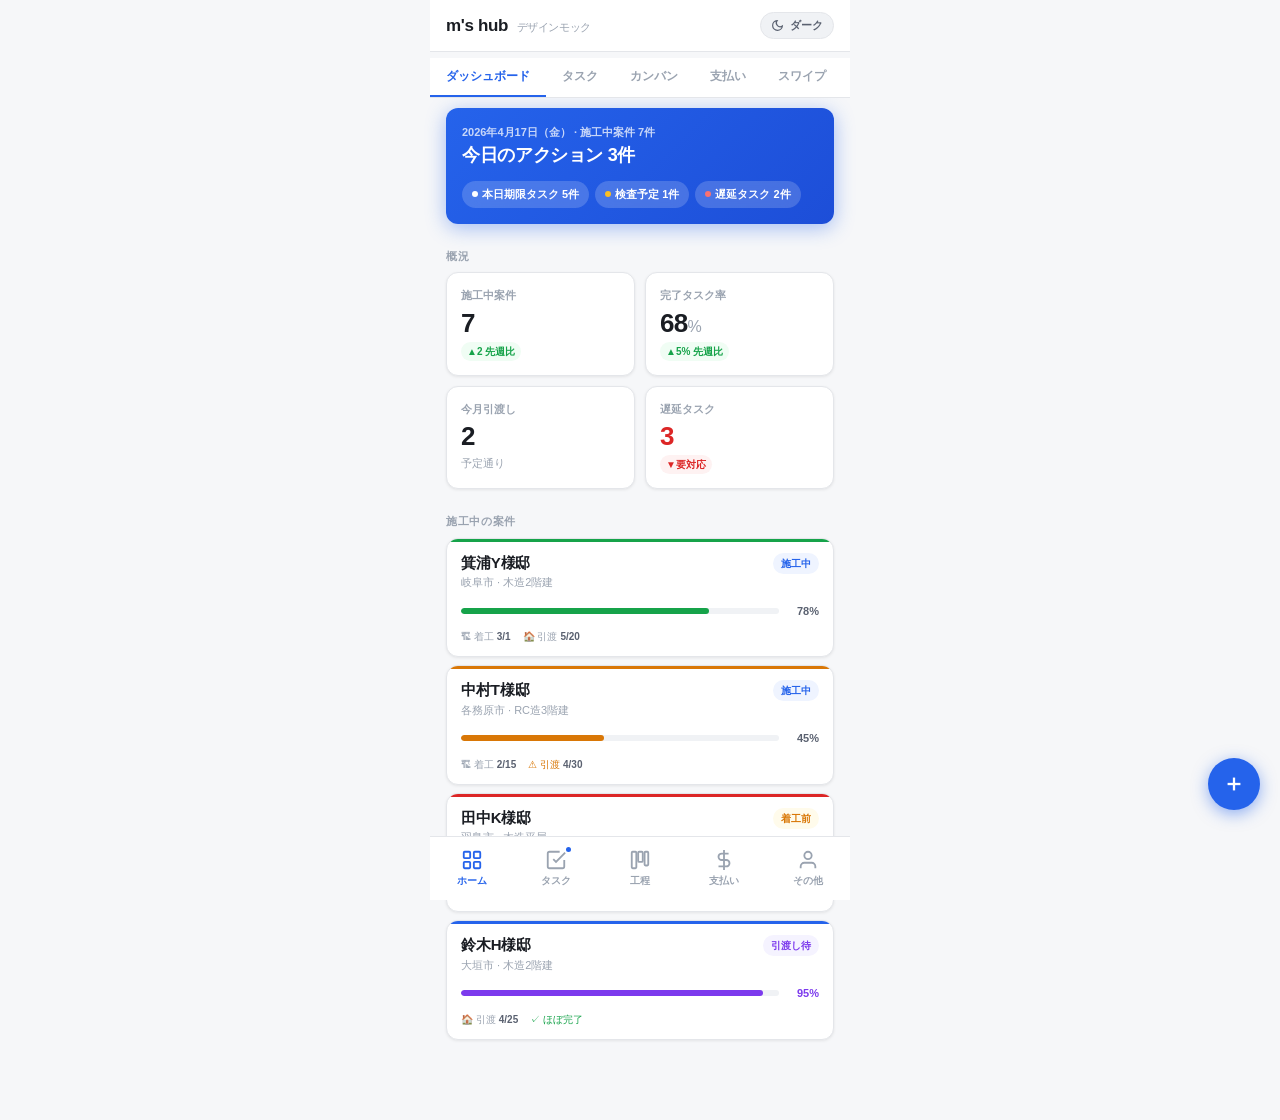
<file: mockup.html>
<!DOCTYPE html>
<html lang="ja">
<head>
<meta charset="UTF-8">
<meta name="viewport" content="width=device-width, initial-scale=1.0, maximum-scale=5.0">
<title>m's hub — デザインモックアップ</title>
<style>
/* ===== BASE ===== */
*,*::before,*::after{box-sizing:border-box;margin:0;padding:0}
:root{
  --bg:#f6f7f9;--surface:#fff;--surface2:#f0f2f5;
  --border:#e4e6ea;--border2:#d0d3d9;
  --text1:#1a1d23;--text2:#5a6170;--text3:#9aa3b0;
  --accent:#2563eb;--accent-light:#eff4ff;
  --green:#16a34a;--green-bg:#f0fdf4;
  --yellow:#d97706;--yellow-bg:#fffbeb;
  --red:#dc2626;--red-bg:#fef2f2;
  --purple:#7c3aed;--purple-bg:#f5f3ff;
  --shadow-sm:0 1px 3px rgba(0,0,0,.08);
  --shadow-md:0 4px 16px rgba(0,0,0,.1);
  --shadow-lg:0 8px 32px rgba(0,0,0,.14);
  --radius-sm:8px;--radius-md:12px;--radius-lg:16px;
  --transition:.18s ease;
  --font:'Hiragino Kaku Gothic ProN','Noto Sans JP',sans-serif;
}
[data-dark]{
  --bg:#0f1117;--surface:#1a1d24;--surface2:#22262f;
  --border:#2e3340;--border2:#3a3f4e;
  --text1:#eef0f4;--text2:#8b95a3;--text3:#4e5564;
  --accent:#3b82f6;--accent-light:#1e2d4a;
  --green:#22c55e;--green-bg:#0d2318;
  --yellow:#f59e0b;--yellow-bg:#1f1800;
  --red:#f87171;--red-bg:#2d1212;
  --purple:#a78bfa;--purple-bg:#1e1535;
  --shadow-sm:0 1px 3px rgba(0,0,0,.3);
  --shadow-md:0 4px 16px rgba(0,0,0,.4);
  --shadow-lg:0 8px 32px rgba(0,0,0,.5);
}
body{font-family:var(--font);background:var(--bg);color:var(--text1);font-size:14px;line-height:1.5;transition:background var(--transition),color var(--transition)}

/* ===== LAYOUT ===== */
.app-shell{max-width:420px;margin:0 auto;min-height:100dvh;position:relative;padding-bottom:80px}
.section-title{font-size:11px;font-weight:700;letter-spacing:.06em;color:var(--text3);text-transform:uppercase;padding:20px 16px 8px;margin-top:4px}

/* ===== TOP BAR ===== */
.top-bar{
  position:sticky;top:0;z-index:100;
  background:var(--surface);border-bottom:1px solid var(--border);
  padding:12px 16px;display:flex;align-items:center;justify-content:space-between;
  backdrop-filter:blur(12px);
}
.top-bar-title{font-size:17px;font-weight:700;letter-spacing:-.02em}
.top-bar-actions{display:flex;gap:8px;align-items:center}
.icon-btn{
  width:34px;height:34px;border-radius:50%;border:none;
  background:var(--surface2);color:var(--text2);
  display:flex;align-items:center;justify-content:center;cursor:pointer;
  transition:background var(--transition),transform var(--transition);
}
.icon-btn:active{transform:scale(.92)}
.icon-btn:hover{background:var(--border)}

/* ===== TAB BAR ===== */
.tab-bar{
  position:fixed;bottom:0;left:50%;transform:translateX(-50%);
  width:100%;max-width:420px;z-index:100;
  background:var(--surface);border-top:1px solid var(--border);
  display:flex;padding:8px 0 max(8px, env(safe-area-inset-bottom));
  backdrop-filter:blur(12px);
}
.tab-item{
  flex:1;display:flex;flex-direction:column;align-items:center;gap:3px;
  padding:4px 0;cursor:pointer;transition:color var(--transition);
  color:var(--text3);border:none;background:none;font-size:10px;font-weight:600;
  -webkit-tap-highlight-color:transparent;
}
.tab-item.active{color:var(--accent)}
.tab-item svg{width:22px;height:22px}
.tab-dot{
  width:5px;height:5px;border-radius:50%;background:var(--accent);
  position:absolute;top:-2px;right:-4px;
}
.tab-icon-wrap{position:relative;display:inline-flex}

/* ===== KPI CARDS ===== */
.kpi-grid{display:grid;grid-template-columns:1fr 1fr;gap:10px;padding:0 16px}
.kpi-card{
  background:var(--surface);border-radius:var(--radius-md);
  padding:14px;border:1px solid var(--border);
  box-shadow:var(--shadow-sm);transition:box-shadow var(--transition),transform var(--transition);
}
.kpi-card:hover{box-shadow:var(--shadow-md);transform:translateY(-2px)}
.kpi-card.wide{grid-column:span 2}
.kpi-label{font-size:11px;color:var(--text3);font-weight:600;margin-bottom:6px}
.kpi-value{font-size:26px;font-weight:700;letter-spacing:-.03em;line-height:1}
.kpi-sub{display:flex;align-items:center;gap:4px;margin-top:6px;font-size:11px}
.kpi-badge{
  display:inline-flex;align-items:center;gap:2px;
  padding:2px 6px;border-radius:100px;font-size:10px;font-weight:700;
}
.badge-up{background:var(--green-bg);color:var(--green)}
.badge-down{background:var(--red-bg);color:var(--red)}
.badge-flat{background:var(--surface2);color:var(--text3)}
.sparkline{margin-top:8px}

/* ===== PROJECT CARDS ===== */
.prop-list{display:flex;flex-direction:column;gap:8px;padding:0 16px}
.prop-card{
  background:var(--surface);border-radius:var(--radius-md);
  border:1px solid var(--border);box-shadow:var(--shadow-sm);
  overflow:hidden;transition:box-shadow var(--transition),transform var(--transition);
  position:relative;
}
.prop-card:hover{box-shadow:var(--shadow-md);transform:translateY(-1px)}
.prop-card:active{transform:scale(.99)}

/* リスクカラーバー（上部3px） */
.prop-card::before{
  content:'';position:absolute;top:0;left:0;right:0;height:3px;
  border-radius:2px 2px 0 0;
}
.prop-card.risk-green::before{background:var(--green)}
.prop-card.risk-yellow::before{background:var(--yellow)}
.prop-card.risk-red::before{background:var(--red)}
.prop-card.risk-blue::before{background:var(--accent)}

.prop-body{padding:14px 14px 12px}
.prop-top{display:flex;align-items:flex-start;justify-content:space-between;gap:8px}
.prop-name{font-size:15px;font-weight:700;letter-spacing:-.01em;line-height:1.3}
.prop-addr{font-size:11px;color:var(--text3);margin-top:2px}
.status-chip{
  flex-shrink:0;padding:3px 8px;border-radius:100px;
  font-size:10px;font-weight:700;white-space:nowrap;
}
.status-施工中{background:var(--accent-light);color:var(--accent)}
.status-着工前{background:var(--yellow-bg);color:var(--yellow)}
.status-引渡し待{background:var(--purple-bg);color:var(--purple)}

/* 進捗バー */
.prop-progress{margin-top:12px}
.progress-row{display:flex;align-items:center;gap:8px}
.progress-bg{flex:1;height:6px;background:var(--surface2);border-radius:3px;overflow:hidden}
.progress-fill{height:100%;border-radius:3px;transition:width .5s cubic-bezier(.4,0,.2,1)}
.progress-fill.green{background:var(--green)}
.progress-fill.blue{background:var(--accent)}
.progress-fill.yellow{background:var(--yellow)}
.progress-pct{font-size:11px;font-weight:700;color:var(--text2);min-width:32px;text-align:right}

.prop-dates{display:flex;gap:12px;margin-top:10px;flex-wrap:wrap}
.prop-date-item{font-size:10px;color:var(--text3);display:flex;align-items:center;gap:3px}
.prop-date-item b{color:var(--text2);font-weight:600}

/* ===== BUDGET GAUGE ===== */
.budget-section{padding:0 16px}
.budget-card{
  background:var(--surface);border-radius:var(--radius-md);
  border:1px solid var(--border);box-shadow:var(--shadow-sm);padding:16px;
}
.budget-title{font-size:13px;font-weight:700;margin-bottom:14px;display:flex;align-items:center;justify-content:space-between}
.budget-row{margin-bottom:12px}
.budget-name{font-size:12px;color:var(--text2);margin-bottom:5px;display:flex;justify-content:space-between}
.budget-gauge-bg{height:10px;background:var(--surface2);border-radius:5px;overflow:visible;position:relative}
.budget-gauge-fill{
  height:100%;border-radius:5px;transition:width .6s cubic-bezier(.4,0,.2,1);
  position:relative;
}
.budget-gauge-fill::after{
  content:'';position:absolute;right:-1px;top:-2px;
  width:14px;height:14px;border-radius:50%;
  background:inherit;border:2px solid var(--surface);
  box-shadow:var(--shadow-sm);
}
.gauge-green{background:var(--green)}
.gauge-yellow{background:var(--yellow)}
.gauge-red{background:var(--red)}
.budget-labels{display:flex;justify-content:space-between;margin-top:4px;font-size:10px;color:var(--text3)}
.budget-amount{display:flex;justify-content:space-between;align-items:baseline;margin-top:2px}
.budget-spent{font-size:13px;font-weight:700}
.budget-limit{font-size:11px;color:var(--text3)}
.budget-diff{font-size:11px;font-weight:700;padding:1px 6px;border-radius:4px}
.diff-ok{color:var(--green);background:var(--green-bg)}
.diff-warn{color:var(--yellow);background:var(--yellow-bg)}
.diff-over{color:var(--red);background:var(--red-bg)}

/* ===== TODAY WIDGET ===== */
.today-card{
  margin:0 16px;
  background:linear-gradient(135deg,var(--accent) 0%,#1d4ed8 100%);
  border-radius:var(--radius-md);padding:16px;color:#fff;
  box-shadow:0 4px 20px rgba(37,99,235,.4);
}
[data-dark] .today-card{box-shadow:0 4px 20px rgba(59,130,246,.3)}
.today-date{font-size:11px;opacity:.75;font-weight:600}
.today-headline{font-size:18px;font-weight:700;margin-top:2px;letter-spacing:-.02em}
.today-chips{display:flex;gap:6px;margin-top:12px;flex-wrap:wrap}
.today-chip{
  background:rgba(255,255,255,.18);backdrop-filter:blur(8px);
  border-radius:100px;padding:5px 10px;font-size:11px;font-weight:600;
  display:flex;align-items:center;gap:4px;
}
.today-chip-dot{width:6px;height:6px;border-radius:50%;background:#fff}

/* ===== TASK LIST ===== */
.task-list-card{
  margin:0 16px;
  background:var(--surface);border-radius:var(--radius-md);
  border:1px solid var(--border);box-shadow:var(--shadow-sm);overflow:hidden;
}
.task-list-hdr{
  padding:12px 14px;border-bottom:1px solid var(--border);
  display:flex;align-items:center;justify-content:space-between;
}
.task-list-title{font-size:13px;font-weight:700}
.view-btns{display:flex;gap:2px;background:var(--surface2);border-radius:6px;padding:2px}
.view-btn{
  padding:4px 8px;border-radius:4px;border:none;background:none;
  font-size:11px;font-weight:600;color:var(--text3);cursor:pointer;
  transition:background var(--transition),color var(--transition);
}
.view-btn.active{background:var(--surface);color:var(--text1);box-shadow:0 1px 3px rgba(0,0,0,.1)}
.task-row{
  display:flex;align-items:center;gap:10px;padding:11px 14px;
  border-bottom:1px solid var(--border);transition:background var(--transition);
  cursor:pointer;
}
.task-row:last-child{border-bottom:none}
.task-row:hover{background:var(--surface2)}
.task-row:active{background:var(--border)}
.chk-box{
  width:20px;height:20px;border-radius:5px;border:2px solid var(--border2);
  flex-shrink:0;display:flex;align-items:center;justify-content:center;
  transition:all var(--transition);cursor:pointer;
}
.chk-box.done{background:var(--green);border-color:var(--green)}
.task-name{font-size:13px;font-weight:500;flex:1}
.task-name.done{color:var(--text3);text-decoration:line-through}
.task-meta-row{display:flex;align-items:center;gap:6px;margin-top:2px}
.task-phase{font-size:10px;color:var(--text3);background:var(--surface2);padding:1px 6px;border-radius:4px}
.task-due{font-size:10px;color:var(--text3)}
.task-due.late{color:var(--red)}
.priority-dot{width:6px;height:6px;border-radius:50%;background:var(--red);flex-shrink:0}

/* ===== KANBAN ===== */
.kanban-wrap{overflow-x:auto;padding:0 16px 4px;display:flex;gap:10px;scrollbar-width:none}
.kanban-wrap::-webkit-scrollbar{display:none}
.kanban-col{flex-shrink:0;width:200px}
.kanban-col-hdr{
  display:flex;align-items:center;gap:6px;padding:8px 10px;
  background:var(--surface2);border-radius:var(--radius-sm) var(--radius-sm) 0 0;
  border:1px solid var(--border);border-bottom:none;
}
.kanban-col-name{font-size:11px;font-weight:700;color:var(--text2)}
.kanban-col-cnt{font-size:10px;background:var(--border);color:var(--text3);padding:1px 6px;border-radius:10px}
.kanban-body{
  background:var(--surface2);border:1px solid var(--border);
  border-radius:0 0 var(--radius-sm) var(--radius-sm);
  padding:8px;display:flex;flex-direction:column;gap:6px;min-height:80px;
}
.kanban-card{
  background:var(--surface);border:1px solid var(--border);
  border-radius:var(--radius-sm);padding:10px;
  box-shadow:var(--shadow-sm);cursor:grab;
  transition:box-shadow var(--transition),transform var(--transition);
}
.kanban-card:hover{box-shadow:var(--shadow-md);transform:translateY(-2px)}
.kanban-card-name{font-size:12px;font-weight:600;line-height:1.4}
.kanban-card-prop{font-size:10px;color:var(--text3);margin-top:4px}
.kanban-card-due{font-size:10px;color:var(--text2);margin-top:6px;display:flex;align-items:center;gap:3px}

/* ===== SWIPE DEMO ===== */
.swipe-demo{margin:0 16px}
.swipe-item-wrap{position:relative;overflow:hidden;border-radius:var(--radius-sm);margin-bottom:6px}
.swipe-bg{
  position:absolute;inset:0;display:flex;align-items:center;
  padding:0 16px;font-size:12px;font-weight:700;
}
.swipe-bg.left{justify-content:flex-end;background:var(--green);color:#fff}
.swipe-bg.right{justify-content:flex-start;background:var(--red-bg);color:var(--red)}
.swipe-item{
  background:var(--surface);padding:12px 14px;position:relative;
  display:flex;align-items:center;gap:10px;
  transition:transform .3s cubic-bezier(.4,0,.2,1);
  cursor:grab;border:1px solid var(--border);
  touch-action:pan-y;
}
.swipe-item.swiped-right{transform:translateX(70px)}
.swipe-item.swiped-left{transform:translateX(-70px)}
.swipe-hint{font-size:10px;color:var(--text3);text-align:center;padding:4px 0 8px;display:flex;align-items:center;justify-content:center;gap:4px}

/* ===== COMPAT NAV ===== */
.demo-nav{
  display:flex;background:var(--surface);border-bottom:1px solid var(--border);
  position:sticky;top:57px;z-index:90;overflow-x:auto;scrollbar-width:none;
}
.demo-nav::-webkit-scrollbar{display:none}
.demo-nav-btn{
  flex-shrink:0;padding:10px 16px;font-size:12px;font-weight:600;
  color:var(--text3);border:none;background:none;cursor:pointer;
  border-bottom:2px solid transparent;transition:all var(--transition);white-space:nowrap;
}
.demo-nav-btn.active{color:var(--accent);border-bottom-color:var(--accent)}

/* ===== SECTION ===== */
.demo-section{display:none}
.demo-section.active{display:block}

/* ===== FLOATING ACTION BUTTON ===== */
.fab{
  position:fixed;bottom:90px;right:20px;
  width:52px;height:52px;border-radius:50%;
  background:var(--accent);color:#fff;border:none;
  display:flex;align-items:center;justify-content:center;
  box-shadow:0 4px 16px rgba(37,99,235,.5);cursor:pointer;
  transition:transform var(--transition),box-shadow var(--transition);
  z-index:90;
}
.fab:hover{transform:scale(1.08);box-shadow:0 6px 24px rgba(37,99,235,.6)}
.fab:active{transform:scale(.95)}
.fab-menu{
  position:fixed;bottom:150px;right:16px;
  display:flex;flex-direction:column;gap:8px;align-items:flex-end;
  z-index:89;opacity:0;pointer-events:none;
  transition:opacity .2s ease,transform .2s ease;
  transform:translateY(10px);
}
.fab-menu.open{opacity:1;pointer-events:all;transform:translateY(0)}
.fab-sub{
  display:flex;align-items:center;gap:8px;background:var(--surface);
  border:1px solid var(--border);border-radius:100px;
  padding:8px 14px 8px 10px;box-shadow:var(--shadow-md);
  font-size:12px;font-weight:600;color:var(--text1);cursor:pointer;
  white-space:nowrap;
}
.fab-sub-icon{width:28px;height:28px;border-radius:50%;display:flex;align-items:center;justify-content:center;font-size:14px}

/* ===== TOAST ===== */
.toast{
  position:fixed;bottom:90px;left:50%;transform:translateX(-50%) translateY(20px);
  background:var(--text1);color:var(--surface);padding:10px 18px;
  border-radius:100px;font-size:12px;font-weight:600;
  box-shadow:var(--shadow-lg);opacity:0;
  transition:opacity .2s,transform .2s;pointer-events:none;white-space:nowrap;z-index:200;
}
.toast.show{opacity:1;transform:translateX(-50%) translateY(0)}

/* ===== DARK TOGGLE BADGE ===== */
.dark-badge{
  display:inline-flex;align-items:center;gap:6px;
  padding:4px 10px;background:var(--surface2);border-radius:100px;
  font-size:11px;font-weight:600;color:var(--text2);cursor:pointer;
  border:1px solid var(--border);transition:all var(--transition);
}
.dark-badge:hover{background:var(--border)}

/* ===== ANIMATIONS ===== */
@keyframes check-pop{
  0%{transform:scale(0.6)}
  60%{transform:scale(1.25)}
  100%{transform:scale(1)}
}
.chk-animate{animation:check-pop .25s cubic-bezier(.4,0,.2,1) forwards}

@keyframes slide-up{
  from{transform:translateY(20px);opacity:0}
  to{transform:translateY(0);opacity:1}
}
.slide-up{animation:slide-up .3s ease forwards}

/* ===== RESPONSIVE HEADER ===== */
@media(prefers-color-scheme:dark){
  :root:not([data-dark=false]){
    --bg:#0f1117;--surface:#1a1d24;--surface2:#22262f;
    --border:#2e3340;--border2:#3a3f4e;
    --text1:#eef0f4;--text2:#8b95a3;--text3:#4e5564;
    --accent:#3b82f6;--accent-light:#1e2d4a;
    --green:#22c55e;--green-bg:#0d2318;
    --yellow:#f59e0b;--yellow-bg:#1f1800;
    --red:#f87171;--red-bg:#2d1212;
    --purple:#a78bfa;--purple-bg:#1e1535;
    --shadow-sm:0 1px 3px rgba(0,0,0,.3);
    --shadow-md:0 4px 16px rgba(0,0,0,.4);
    --shadow-lg:0 8px 32px rgba(0,0,0,.5);
  }
}
</style>
</head>
<body>

<div class="app-shell">

  <!-- TOP BAR -->
  <div class="top-bar">
    <div class="top-bar-title">m's hub <span style="font-size:11px;font-weight:400;color:var(--text3);margin-left:4px">デザインモック</span></div>
    <div class="top-bar-actions">
      <div class="dark-badge" onclick="toggleDark()">
        <svg width="13" height="13" viewBox="0 0 24 24" fill="none" stroke="currentColor" stroke-width="2.2">
          <path d="M21 12.79A9 9 0 1 1 11.21 3 7 7 0 0 0 21 12.79z"/>
        </svg>
        <span id="dark-lbl">ダーク</span>
      </div>
    </div>
  </div>

  <!-- DEMO NAV -->
  <div class="demo-nav" id="demoNav">
    <button class="demo-nav-btn active" onclick="showSection('dashboard',this)">ダッシュボード</button>
    <button class="demo-nav-btn" onclick="showSection('tasks',this)">タスク</button>
    <button class="demo-nav-btn" onclick="showSection('kanban',this)">カンバン</button>
    <button class="demo-nav-btn" onclick="showSection('budget',this)">支払い</button>
    <button class="demo-nav-btn" onclick="showSection('swipe',this)">スワイプ</button>
  </div>

  <!-- ===================== DASHBOARD ===================== -->
  <div id="section-dashboard" class="demo-section active">

    <!-- 今日のウィジェット -->
    <div style="padding:16px 0 0">
      <div class="today-card slide-up">
        <div class="today-date">2026年4月17日（金） · 施工中案件 7件</div>
        <div class="today-headline">今日のアクション 3件</div>
        <div class="today-chips">
          <div class="today-chip">
            <div class="today-chip-dot"></div>
            本日期限タスク 5件
          </div>
          <div class="today-chip">
            <div class="today-chip-dot" style="background:#fbbf24"></div>
            検査予定 1件
          </div>
          <div class="today-chip">
            <div class="today-chip-dot" style="background:#f87171"></div>
            遅延タスク 2件
          </div>
        </div>
      </div>
    </div>

    <!-- KPI -->
    <div class="section-title">概況</div>
    <div class="kpi-grid">
      <div class="kpi-card">
        <div class="kpi-label">施工中案件</div>
        <div class="kpi-value">7</div>
        <div class="kpi-sub">
          <span class="kpi-badge badge-up">▲2 先週比</span>
        </div>
      </div>
      <div class="kpi-card">
        <div class="kpi-label">完了タスク率</div>
        <div class="kpi-value">68<span style="font-size:16px;font-weight:500;color:var(--text3)">%</span></div>
        <div class="kpi-sub">
          <span class="kpi-badge badge-up">▲5% 先週比</span>
        </div>
      </div>
      <div class="kpi-card">
        <div class="kpi-label">今月引渡し</div>
        <div class="kpi-value">2</div>
        <div class="kpi-sub" style="color:var(--text3);font-size:11px">予定通り</div>
      </div>
      <div class="kpi-card">
        <div class="kpi-label">遅延タスク</div>
        <div class="kpi-value" style="color:var(--red)">3</div>
        <div class="kpi-sub">
          <span class="kpi-badge badge-down">▼要対応</span>
        </div>
      </div>
    </div>

    <!-- 案件カード -->
    <div class="section-title">施工中の案件</div>
    <div class="prop-list">

      <!-- カード1: 緑（順調） -->
      <div class="prop-card risk-green" onclick="showToast('箕浦Y様邸 を開きます')">
        <div class="prop-body">
          <div class="prop-top">
            <div>
              <div class="prop-name">箕浦Y様邸</div>
              <div class="prop-addr">岐阜市 · 木造2階建</div>
            </div>
            <div class="status-chip status-施工中">施工中</div>
          </div>
          <div class="prop-progress">
            <div class="progress-row">
              <div class="progress-bg"><div class="progress-fill green" style="width:78%"></div></div>
              <div class="progress-pct">78%</div>
            </div>
          </div>
          <div class="prop-dates">
            <div class="prop-date-item">🏗 着工 <b>3/1</b></div>
            <div class="prop-date-item">🏠 引渡 <b>5/20</b></div>
          </div>
        </div>
      </div>

      <!-- カード2: 黄（注意） -->
      <div class="prop-card risk-yellow" onclick="showToast('中村T様邸 を開きます')">
        <div class="prop-body">
          <div class="prop-top">
            <div>
              <div class="prop-name">中村T様邸</div>
              <div class="prop-addr">各務原市 · RC造3階建</div>
            </div>
            <div class="status-chip status-施工中">施工中</div>
          </div>
          <div class="prop-progress">
            <div class="progress-row">
              <div class="progress-bg"><div class="progress-fill yellow" style="width:45%"></div></div>
              <div class="progress-pct">45%</div>
            </div>
          </div>
          <div class="prop-dates">
            <div class="prop-date-item">🏗 着工 <b>2/15</b></div>
            <div class="prop-date-item" style="color:var(--yellow)">⚠ 引渡 <b>4/30</b></div>
          </div>
        </div>
      </div>

      <!-- カード3: 赤（遅延） -->
      <div class="prop-card risk-red" onclick="showToast('田中K様邸 を開きます')">
        <div class="prop-body">
          <div class="prop-top">
            <div>
              <div class="prop-name">田中K様邸</div>
              <div class="prop-addr">羽島市 · 木造平屋</div>
            </div>
            <div class="status-chip status-着工前">着工前</div>
          </div>
          <div class="prop-progress">
            <div class="progress-row">
              <div class="progress-bg"><div class="progress-fill" style="width:12%;background:var(--red)"></div></div>
              <div class="progress-pct" style="color:var(--red)">12%</div>
            </div>
          </div>
          <div class="prop-dates">
            <div class="prop-date-item" style="color:var(--red)">🚨 遅延 3日</div>
            <div class="prop-date-item">🏠 引渡 <b>6/15</b></div>
          </div>
        </div>
      </div>

      <!-- カード4: 青（通常） -->
      <div class="prop-card risk-blue" onclick="showToast('鈴木H様邸 を開きます')">
        <div class="prop-body">
          <div class="prop-top">
            <div>
              <div class="prop-name">鈴木H様邸</div>
              <div class="prop-addr">大垣市 · 木造2階建</div>
            </div>
            <div class="status-chip status-引渡し待">引渡し待</div>
          </div>
          <div class="prop-progress">
            <div class="progress-row">
              <div class="progress-bg"><div class="progress-fill" style="width:95%;background:var(--purple)"></div></div>
              <div class="progress-pct" style="color:var(--purple)">95%</div>
            </div>
          </div>
          <div class="prop-dates">
            <div class="prop-date-item">🏠 引渡 <b>4/25</b></div>
            <div class="prop-date-item" style="color:var(--green)">✓ ほぼ完了</div>
          </div>
        </div>
      </div>
    </div>
  </div>

  <!-- ===================== TASKS ===================== -->
  <div id="section-tasks" class="demo-section">
    <div style="padding:16px 0 0"></div>

    <!-- フィルターチップ -->
    <div style="display:flex;gap:6px;padding:0 16px;overflow-x:auto;scrollbar-width:none;padding-bottom:4px">
      <button class="filter-chip active" id="chip-all" onclick="filterChip(this,'all')" style="flex-shrink:0;padding:6px 12px;border-radius:100px;border:1px solid var(--accent);background:var(--accent-light);color:var(--accent);font-size:11px;font-weight:700;cursor:pointer">すべて</button>
      <button class="filter-chip" id="chip-mine" onclick="filterChip(this,'mine')" style="flex-shrink:0;padding:6px 12px;border-radius:100px;border:1px solid var(--border);background:var(--surface);color:var(--text2);font-size:11px;font-weight:600;cursor:pointer">今週期限</button>
      <button class="filter-chip" id="chip-late" onclick="filterChip(this,'late')" style="flex-shrink:0;padding:6px 12px;border-radius:100px;border:1px solid var(--border);background:var(--surface);color:var(--text2);font-size:11px;font-weight:600;cursor:pointer">⚠ 遅延</button>
      <button class="filter-chip" id="chip-prio" onclick="filterChip(this,'prio')" style="flex-shrink:0;padding:6px 12px;border-radius:100px;border:1px solid var(--border);background:var(--surface);color:var(--text2);font-size:11px;font-weight:600;cursor:pointer">◆ 優先</button>
    </div>

    <div class="section-title">タスク一覧</div>
    <div class="task-list-card">
      <div class="task-list-hdr">
        <div class="task-list-title">進行中タスク <span style="color:var(--text3);font-weight:400">12件</span></div>
        <div class="view-btns">
          <button class="view-btn active" onclick="switchView(this,'list')">リスト</button>
          <button class="view-btn" onclick="switchView(this,'group')">工程別</button>
        </div>
      </div>

      <div id="task-list-body">
        <!-- タスク行 -->
        <div class="task-row" onclick="toggleTask(this)">
          <div class="chk-box" onclick="event.stopPropagation();toggleChk(this)"></div>
          <div style="flex:1">
            <div class="task-name">基礎コンクリート打設 確認</div>
            <div class="task-meta-row">
              <div class="task-phase">基礎工事</div>
              <div class="task-due late">期限超過 4/14</div>
            </div>
          </div>
          <div class="priority-dot"></div>
        </div>
        <div class="task-row" onclick="toggleTask(this)">
          <div class="chk-box" onclick="event.stopPropagation();toggleChk(this)"></div>
          <div style="flex:1">
            <div class="task-name">屋根防水シート施工 確認</div>
            <div class="task-meta-row">
              <div class="task-phase">躯体工事</div>
              <div class="task-due">4/18</div>
            </div>
          </div>
        </div>
        <div class="task-row" onclick="toggleTask(this)">
          <div class="chk-box done" onclick="event.stopPropagation();toggleChk(this)">
            <svg width="11" height="11" viewBox="0 0 24 24" fill="none" stroke="white" stroke-width="3.5"><polyline points="20,6 9,17 4,12"/></svg>
          </div>
          <div style="flex:1">
            <div class="task-name done">建方工事 完了確認</div>
            <div class="task-meta-row">
              <div class="task-phase">躯体工事</div>
              <div class="task-due">4/15 完了</div>
            </div>
          </div>
        </div>
        <div class="task-row" onclick="toggleTask(this)">
          <div class="chk-box" onclick="event.stopPropagation();toggleChk(this)"></div>
          <div style="flex:1">
            <div class="task-name">外壁サイディング選定</div>
            <div class="task-meta-row">
              <div class="task-phase">仕上げ工事</div>
              <div class="task-due">4/22</div>
            </div>
          </div>
        </div>
        <div class="task-row" onclick="toggleTask(this)">
          <div class="chk-box" onclick="event.stopPropagation();toggleChk(this)"></div>
          <div style="flex:1">
            <div class="task-name">電気配線検査立会い</div>
            <div class="task-meta-row">
              <div class="task-phase">電気工事</div>
              <div class="task-due">4/20</div>
            </div>
          </div>
          <div class="priority-dot"></div>
        </div>
        <div class="task-row" onclick="toggleTask(this)">
          <div class="chk-box" onclick="event.stopPropagation();toggleChk(this)"></div>
          <div style="flex:1">
            <div class="task-name">断熱材施工 完了確認</div>
            <div class="task-meta-row">
              <div class="task-phase">断熱工事</div>
              <div class="task-due">4/25</div>
            </div>
          </div>
        </div>
      </div>
    </div>
  </div>

  <!-- ===================== KANBAN ===================== -->
  <div id="section-kanban" class="demo-section">
    <div class="section-title">工程別カンバン <span style="font-size:10px;font-weight:400;color:var(--text3)">← スクロールで確認 →</span></div>
    <div class="kanban-wrap">

      <div class="kanban-col">
        <div class="kanban-col-hdr">
          <div style="width:8px;height:8px;border-radius:2px;background:var(--text3);flex-shrink:0"></div>
          <div class="kanban-col-name">未着手</div>
          <div class="kanban-col-cnt">4</div>
        </div>
        <div class="kanban-body">
          <div class="kanban-card">
            <div class="kanban-card-name">断熱材施工 確認</div>
            <div class="kanban-card-prop">箕浦Y様邸</div>
            <div class="kanban-card-due">
              <svg width="9" height="9" viewBox="0 0 24 24" fill="none" stroke="currentColor" stroke-width="2"><rect x="3" y="4" width="18" height="18" rx="2"/><line x1="3" y1="10" x2="21" y2="10"/></svg>
              4/25
            </div>
          </div>
          <div class="kanban-card">
            <div class="kanban-card-name">外壁サイディング選定</div>
            <div class="kanban-card-prop">中村T様邸</div>
            <div class="kanban-card-due">
              <svg width="9" height="9" viewBox="0 0 24 24" fill="none" stroke="currentColor" stroke-width="2"><rect x="3" y="4" width="18" height="18" rx="2"/><line x1="3" y1="10" x2="21" y2="10"/></svg>
              4/22
            </div>
          </div>
        </div>
      </div>

      <div class="kanban-col">
        <div class="kanban-col-hdr">
          <div style="width:8px;height:8px;border-radius:2px;background:var(--accent);flex-shrink:0"></div>
          <div class="kanban-col-name">進行中</div>
          <div class="kanban-col-cnt">3</div>
        </div>
        <div class="kanban-body">
          <div class="kanban-card" style="border-left:3px solid var(--accent)">
            <div class="kanban-card-name">屋根防水シート施工</div>
            <div class="kanban-card-prop">箕浦Y様邸</div>
            <div class="kanban-card-due" style="color:var(--accent)">
              <svg width="9" height="9" viewBox="0 0 24 24" fill="none" stroke="currentColor" stroke-width="2"><rect x="3" y="4" width="18" height="18" rx="2"/><line x1="3" y1="10" x2="21" y2="10"/></svg>
              4/18
            </div>
          </div>
          <div class="kanban-card" style="border-left:3px solid var(--red)">
            <div class="kanban-card-name">基礎コンクリート打設</div>
            <div class="kanban-card-prop">田中K様邸</div>
            <div class="kanban-card-due" style="color:var(--red)">
              <svg width="9" height="9" viewBox="0 0 24 24" fill="none" stroke="currentColor" stroke-width="2"><rect x="3" y="4" width="18" height="18" rx="2"/><line x1="3" y1="10" x2="21" y2="10"/></svg>
              期限超過
            </div>
          </div>
        </div>
      </div>

      <div class="kanban-col">
        <div class="kanban-col-hdr">
          <div style="width:8px;height:8px;border-radius:2px;background:var(--green);flex-shrink:0"></div>
          <div class="kanban-col-name">完了</div>
          <div class="kanban-col-cnt">8</div>
        </div>
        <div class="kanban-body">
          <div class="kanban-card" style="opacity:.65">
            <div class="kanban-card-name" style="text-decoration:line-through">建方工事 完了確認</div>
            <div class="kanban-card-prop">箕浦Y様邸</div>
            <div class="kanban-card-due" style="color:var(--green)">✓ 4/15</div>
          </div>
          <div class="kanban-card" style="opacity:.65">
            <div class="kanban-card-name" style="text-decoration:line-through">地鎮祭 準備</div>
            <div class="kanban-card-prop">中村T様邸</div>
            <div class="kanban-card-due" style="color:var(--green)">✓ 4/10</div>
          </div>
        </div>
      </div>

    </div>
  </div>

  <!-- ===================== BUDGET ===================== -->
  <div id="section-budget" class="demo-section">
    <div class="section-title">支払い・予算管理</div>
    <div class="budget-section">
      <div class="budget-card">
        <div class="budget-title">
          箕浦Y様邸 — 支払い状況
          <span style="font-size:10px;color:var(--text3)">3件</span>
        </div>

        <!-- 順調 -->
        <div class="budget-row">
          <div class="budget-name">
            <span>大工工事（田中工務店）</span>
            <span class="budget-diff diff-ok">余裕 +¥50,000</span>
          </div>
          <div class="budget-gauge-bg">
            <div class="budget-gauge-fill gauge-green" style="width:72%"></div>
          </div>
          <div class="budget-amount">
            <div class="budget-spent" style="color:var(--green)">¥720,000</div>
            <div class="budget-limit">/ ¥1,000,000</div>
          </div>
          <div class="budget-labels"><span>0</span><span>予算内</span><span>100%</span></div>
        </div>

        <div style="height:1px;background:var(--border);margin:12px 0"></div>

        <!-- 警告 -->
        <div class="budget-row">
          <div class="budget-name">
            <span>電気工事（山田電設）</span>
            <span class="budget-diff diff-warn">注意 -¥30,000</span>
          </div>
          <div class="budget-gauge-bg">
            <div class="budget-gauge-fill gauge-yellow" style="width:93%"></div>
          </div>
          <div class="budget-amount">
            <div class="budget-spent" style="color:var(--yellow)">¥930,000</div>
            <div class="budget-limit">/ ¥1,000,000</div>
          </div>
          <div class="budget-labels"><span>0</span><span style="color:var(--yellow)">▲ 93%</span><span>100%</span></div>
        </div>

        <div style="height:1px;background:var(--border);margin:12px 0"></div>

        <!-- 超過 -->
        <div class="budget-row">
          <div class="budget-name">
            <span>外壁工事（岐阜外装）</span>
            <span class="budget-diff diff-over">超過 -¥120,000</span>
          </div>
          <div class="budget-gauge-bg" style="background:var(--red-bg)">
            <div class="budget-gauge-fill gauge-red" style="width:100%;border-radius:5px"></div>
          </div>
          <!-- 超過分はバーの外に小さく表示 -->
          <div style="margin-top:2px;height:4px;border-radius:2px;background:var(--red);opacity:.3;width:12%"></div>
          <div class="budget-amount">
            <div class="budget-spent" style="color:var(--red)">¥1,120,000</div>
            <div class="budget-limit">/ ¥1,000,000</div>
          </div>
          <div class="budget-labels"><span>0</span><span style="color:var(--red)">⚠ 112%</span><span>限度</span></div>
        </div>

        <!-- 合計 -->
        <div style="margin-top:16px;padding:12px;background:var(--surface2);border-radius:var(--radius-sm)">
          <div style="display:flex;justify-content:space-between;align-items:center">
            <div style="font-size:12px;font-weight:700;color:var(--text2)">合計差額</div>
            <div style="font-size:16px;font-weight:700;color:var(--red)">−¥100,000</div>
          </div>
          <div style="font-size:10px;color:var(--text3);margin-top:2px;text-align:right">支払い合計 ¥2,770,000 / 見積 ¥3,000,000</div>
        </div>
      </div>
    </div>
  </div>

  <!-- ===================== SWIPE ===================== -->
  <div id="section-swipe" class="demo-section">
    <div class="section-title">スワイプアクション体験</div>
    <div class="swipe-hint">
      <svg width="12" height="12" viewBox="0 0 24 24" fill="none" stroke="currentColor" stroke-width="2"><path d="M5 12h14M12 5l7 7-7 7"/></svg>
      右スワイプ → 完了　　左スワイプ → 削除
    </div>
    <div class="swipe-demo">

      <div class="swipe-item-wrap" id="sw1">
        <div class="swipe-bg left">✓ 完了にする</div>
        <div class="swipe-bg right">🗑 削除</div>
        <div class="swipe-item" id="swi1"
          ontouchstart="swipeStart(event,'sw1')"
          ontouchmove="swipeMove(event,'sw1')"
          ontouchend="swipeEnd(event,'sw1')"
          onmousedown="swipeStart(event,'sw1')"
          style="border-radius:var(--radius-sm)">
          <div class="chk-box"></div>
          <div style="flex:1">
            <div class="task-name">基礎コンクリート打設 確認</div>
            <div class="task-meta-row"><div class="task-phase">基礎工事</div><div class="task-due late">期限超過</div></div>
          </div>
          <div class="priority-dot"></div>
        </div>
      </div>

      <div class="swipe-item-wrap" id="sw2">
        <div class="swipe-bg left">✓ 完了にする</div>
        <div class="swipe-bg right">🗑 削除</div>
        <div class="swipe-item" id="swi2"
          ontouchstart="swipeStart(event,'sw2')"
          ontouchmove="swipeMove(event,'sw2')"
          ontouchend="swipeEnd(event,'sw2')"
          onmousedown="swipeStart(event,'sw2')"
          style="border-radius:var(--radius-sm)">
          <div class="chk-box"></div>
          <div style="flex:1">
            <div class="task-name">屋根防水シート施工 確認</div>
            <div class="task-meta-row"><div class="task-phase">躯体工事</div><div class="task-due">4/18</div></div>
          </div>
        </div>
      </div>

      <div class="swipe-item-wrap" id="sw3">
        <div class="swipe-bg left">✓ 完了にする</div>
        <div class="swipe-bg right">🗑 削除</div>
        <div class="swipe-item" id="swi3"
          ontouchstart="swipeStart(event,'sw3')"
          ontouchmove="swipeMove(event,'sw3')"
          ontouchend="swipeEnd(event,'sw3')"
          onmousedown="swipeStart(event,'sw3')"
          style="border-radius:var(--radius-sm)">
          <div class="chk-box"></div>
          <div style="flex:1">
            <div class="task-name">電気配線検査立会い</div>
            <div class="task-meta-row"><div class="task-phase">電気工事</div><div class="task-due">4/20</div></div>
          </div>
          <div class="priority-dot"></div>
        </div>
      </div>

    </div>
    <div style="padding:16px;font-size:11px;color:var(--text3);line-height:1.7;background:var(--surface);margin:0 16px;border-radius:var(--radius-sm);border:1px solid var(--border)">
      💡 <b>スワイプアクションの利点</b><br>
      現場でスマホを片手で持ちながら、素早くタスクを完了・削除できます。<br>iOSのメールアプリや各種ToDoアプリが採用している直感的なジェスチャーUXです。
    </div>
  </div>

</div><!-- /app-shell -->

<!-- BOTTOM TAB BAR -->
<div class="tab-bar">
  <button class="tab-item active" onclick="showSection('dashboard',null);setTab(this)">
    <svg viewBox="0 0 24 24" fill="none" stroke="currentColor" stroke-width="2">
      <rect x="3" y="3" width="7" height="7" rx="1"/><rect x="14" y="3" width="7" height="7" rx="1"/>
      <rect x="3" y="14" width="7" height="7" rx="1"/><rect x="14" y="14" width="7" height="7" rx="1"/>
    </svg>
    ホーム
  </button>
  <button class="tab-item" onclick="showSection('tasks',null);setTab(this)">
    <div class="tab-icon-wrap">
      <svg viewBox="0 0 24 24" fill="none" stroke="currentColor" stroke-width="2">
        <path d="M9 11l3 3L22 4"/><path d="M21 12v7a2 2 0 0 1-2 2H5a2 2 0 0 1-2-2V5a2 2 0 0 1 2-2h11"/>
      </svg>
      <div class="tab-dot"></div>
    </div>
    タスク
  </button>
  <button class="tab-item" onclick="showSection('kanban',null);setTab(this)">
    <svg viewBox="0 0 24 24" fill="none" stroke="currentColor" stroke-width="2">
      <rect x="3" y="3" width="5" height="18" rx="1"/><rect x="10" y="3" width="5" height="11" rx="1"/><rect x="17" y="3" width="4" height="15" rx="1"/>
    </svg>
    工程
  </button>
  <button class="tab-item" onclick="showSection('budget',null);setTab(this)">
    <svg viewBox="0 0 24 24" fill="none" stroke="currentColor" stroke-width="2">
      <line x1="12" y1="1" x2="12" y2="23"/><path d="M17 5H9.5a3.5 3.5 0 0 0 0 7h5a3.5 3.5 0 0 1 0 7H6"/>
    </svg>
    支払い
  </button>
  <button class="tab-item" onclick="showSection('swipe',null);setTab(this)">
    <svg viewBox="0 0 24 24" fill="none" stroke="currentColor" stroke-width="2">
      <path d="M20 21v-2a4 4 0 0 0-4-4H8a4 4 0 0 0-4 4v2"/>
      <circle cx="12" cy="7" r="4"/>
    </svg>
    その他
  </button>
</div>

<!-- FAB -->
<div class="fab" id="fab" onclick="toggleFab()">
  <svg width="22" height="22" viewBox="0 0 24 24" fill="none" stroke="white" stroke-width="2.5">
    <line x1="12" y1="5" x2="12" y2="19"/><line x1="5" y1="12" x2="19" y2="12"/>
  </svg>
</div>
<div class="fab-menu" id="fabMenu">
  <div class="fab-sub" onclick="showToast('📷 写真撮影を起動');toggleFab()">
    <div class="fab-sub-icon" style="background:var(--accent-light);color:var(--accent)">📷</div>
    現場写真を撮影
  </div>
  <div class="fab-sub" onclick="showToast('📝 日報入力を起動');toggleFab()">
    <div class="fab-sub-icon" style="background:var(--green-bg);color:var(--green)">📝</div>
    日報を記入
  </div>
  <div class="fab-sub" onclick="showToast('✅ タスク追加を起動');toggleFab()">
    <div class="fab-sub-icon" style="background:var(--yellow-bg);color:var(--yellow)">✅</div>
    タスクを追加
  </div>
</div>

<!-- TOAST -->
<div class="toast" id="toast"></div>

<script>
// ===== DARK MODE =====
let isDark = window.matchMedia('(prefers-color-scheme: dark)').matches;
function toggleDark() {
  isDark = !isDark;
  document.documentElement.setAttribute('data-dark', isDark ? '' : 'false');
  document.getElementById('dark-lbl').textContent = isDark ? 'ライト' : 'ダーク';
}
if (isDark) document.documentElement.setAttribute('data-dark','');

// ===== SECTION SWITCH =====
function showSection(name, btn) {
  document.querySelectorAll('.demo-section').forEach(s => s.classList.remove('active'));
  document.getElementById('section-' + name).classList.add('active');
  if (btn) {
    document.querySelectorAll('.demo-nav-btn').forEach(b => b.classList.remove('active'));
    btn.classList.add('active');
  }
  // sync bottom nav
  document.querySelectorAll('.tab-item').forEach((t,i) => {
    const names = ['dashboard','tasks','kanban','budget','swipe'];
    t.classList.toggle('active', names[i] === name);
  });
}
function setTab(el) {
  document.querySelectorAll('.tab-item').forEach(t => t.classList.remove('active'));
  el.classList.add('active');
}

// ===== TOAST =====
let toastTimer;
function showToast(msg) {
  const t = document.getElementById('toast');
  t.textContent = msg;
  t.classList.add('show');
  clearTimeout(toastTimer);
  toastTimer = setTimeout(() => t.classList.remove('show'), 2400);
}

// ===== FAB =====
let fabOpen = false;
function toggleFab() {
  fabOpen = !fabOpen;
  document.getElementById('fabMenu').classList.toggle('open', fabOpen);
  const fab = document.getElementById('fab');
  fab.style.transform = fabOpen ? 'rotate(45deg)' : 'rotate(0)';
}
document.addEventListener('click', e => {
  if (!e.target.closest('#fab') && !e.target.closest('#fabMenu') && fabOpen) toggleFab();
});

// ===== TASK CHECK =====
function toggleChk(el) {
  const isDone = el.classList.toggle('done');
  if (isDone) {
    el.innerHTML = '<svg width="11" height="11" viewBox="0 0 24 24" fill="none" stroke="white" stroke-width="3.5"><polyline points="20,6 9,17 4,12"/></svg>';
    el.classList.add('chk-animate');
    const row = el.closest('.task-row');
    row.querySelector('.task-name').classList.add('done');
    showToast('✓ 完了にしました');
  } else {
    el.innerHTML = '';
    const row = el.closest('.task-row');
    row.querySelector('.task-name').classList.remove('done');
    showToast('未完了に戻しました');
  }
}
function toggleTask(row) {
  const chk = row.querySelector('.chk-box');
  toggleChk(chk);
}

// ===== VIEW SWITCH =====
function switchView(btn, mode) {
  document.querySelectorAll('.view-btn').forEach(b => b.classList.remove('active'));
  btn.classList.add('active');
  showToast(mode === 'group' ? '工程別グループ表示（デモ）' : 'リスト表示');
}

// ===== FILTER CHIP =====
function filterChip(el, type) {
  document.querySelectorAll('.filter-chip').forEach(c => {
    c.style.background = 'var(--surface)';
    c.style.color = 'var(--text2)';
    c.style.borderColor = 'var(--border)';
  });
  el.style.background = 'var(--accent-light)';
  el.style.color = 'var(--accent)';
  el.style.borderColor = 'var(--accent)';
  const labels = {all:'すべて表示', mine:'今週期限のタスク', late:'遅延タスクのみ', prio:'優先タスクのみ'};
  showToast(labels[type] + ' — フィルター適用');
}

// ===== SWIPE =====
const swipeState = {};
function swipeStart(e, id) {
  const x = e.touches ? e.touches[0].clientX : e.clientX;
  swipeState[id] = { startX: x, moved: false };
  if (!e.touches) {
    document.addEventListener('mousemove', (me) => swipeMove(me, id));
    document.addEventListener('mouseup', (me) => swipeEnd(me, id), {once:true});
  }
}
function swipeMove(e, id) {
  const st = swipeState[id];
  if (!st) return;
  const x = e.touches ? e.touches[0].clientX : e.clientX;
  const dx = x - st.startX;
  const el = document.getElementById('swi' + id.replace('sw',''));
  if (Math.abs(dx) > 8) {
    el.style.transform = `translateX(${Math.max(-90, Math.min(90, dx))}px)`;
    st.moved = true;
    e.preventDefault && e.preventDefault();
  }
}
function swipeEnd(e, id) {
  const st = swipeState[id];
  if (!st) return;
  const x = e.touches ? (e.changedTouches ? e.changedTouches[0].clientX : st.startX) : e.clientX;
  const dx = x - st.startX;
  const el = document.getElementById('swi' + id.replace('sw',''));
  if (dx > 60) {
    el.style.transform = 'translateX(100%)';
    el.style.opacity = '0';
    el.style.transition = 'transform .3s ease, opacity .3s ease';
    showToast('✓ 完了にしました');
    setTimeout(() => {
      const wrap = document.getElementById(id);
      wrap.style.maxHeight = wrap.offsetHeight + 'px';
      wrap.style.overflow = 'hidden';
      wrap.style.transition = 'max-height .3s ease, margin .3s ease';
      setTimeout(() => { wrap.style.maxHeight = '0'; wrap.style.marginBottom = '0'; }, 50);
    }, 200);
  } else if (dx < -60) {
    el.style.transform = 'translateX(-100%)';
    el.style.opacity = '0';
    el.style.transition = 'transform .3s ease, opacity .3s ease';
    showToast('🗑 削除しました');
    setTimeout(() => {
      const wrap = document.getElementById(id);
      wrap.style.maxHeight = wrap.offsetHeight + 'px';
      wrap.style.overflow = 'hidden';
      wrap.style.transition = 'max-height .3s ease, margin .3s ease';
      setTimeout(() => { wrap.style.maxHeight = '0'; wrap.style.marginBottom = '0'; }, 50);
    }, 200);
  } else {
    el.style.transform = 'translateX(0)';
    el.style.transition = 'transform .25s cubic-bezier(.4,0,.2,1)';
  }
  delete swipeState[id];
}
</script>
</body>
</html>
</file>
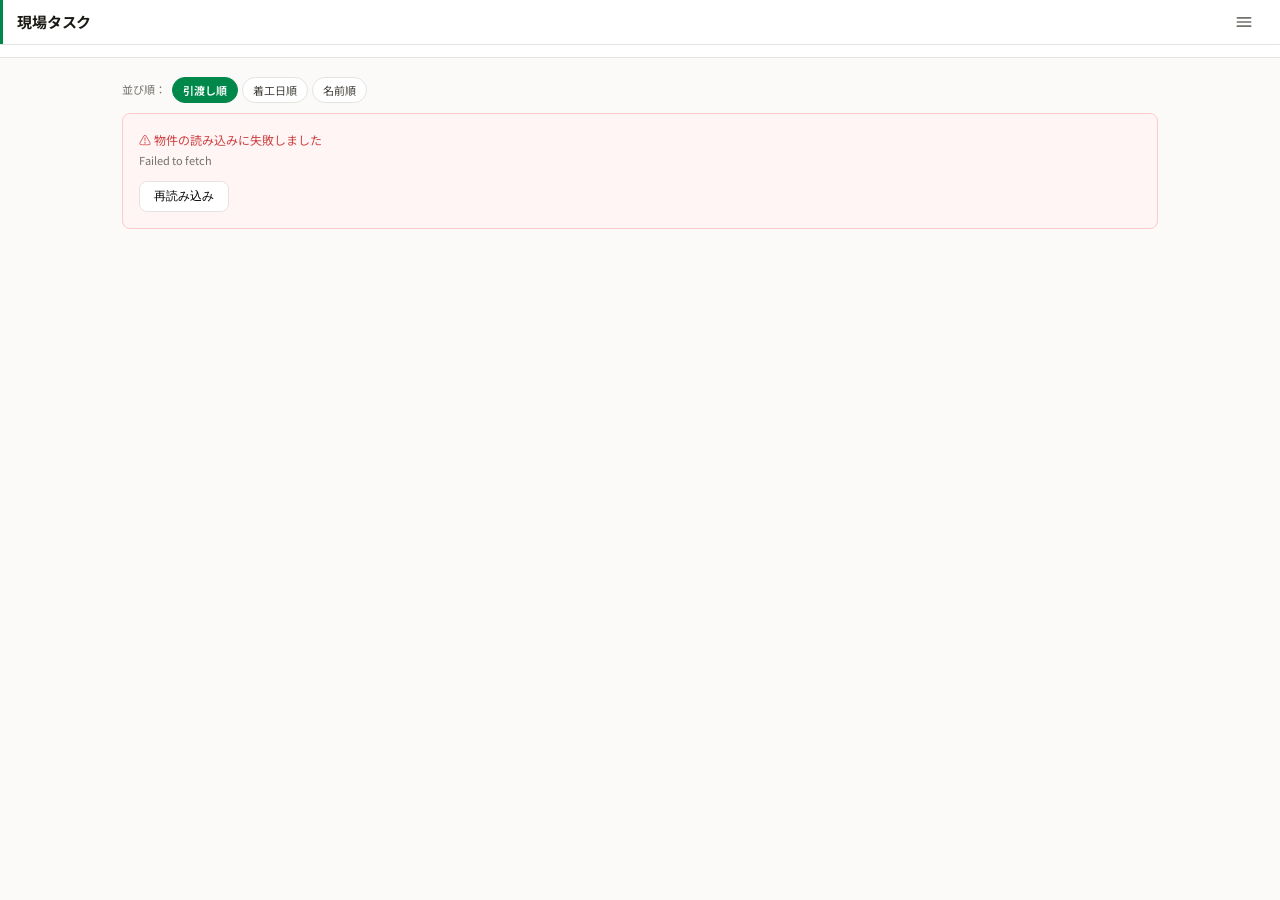
<file: task-management.html>
<!DOCTYPE html>
<html lang="ja">
<head>
  <meta charset="UTF-8">
  <meta name="viewport" content="width=device-width, initial-scale=1.0, maximum-scale=5.0">
  <script src="config.js"></script>
  <title>施工管理 / タスク</title>
  <link href="https://fonts.googleapis.com/css2?family=Noto+Sans+JP:wght@300;400;500;600;700;800;900&family=Fraunces:ital,wght@0,700;1,400&family=DM+Mono:wght@400;500&display=swap" rel="stylesheet">
  <style>
    *, *::before, *::after { box-sizing: border-box; margin: 0; padding: 0; }
    :root {
      /* ブランドグリーン — oklch で統一 */
      --green:       oklch(0.55 0.14 155);
      --green-dark:  oklch(0.35 0.11 155);
      --green-light: oklch(0.94 0.04 155);
      --green-mid:   oklch(0.73 0.12 155);
      /* Rich版エイリアス */
      --brand:        oklch(0.55 0.14 155);
      --brand-ink:    oklch(0.35 0.11 155);
      --brand-soft:   oklch(0.94 0.04 155);
      --brand-softer: oklch(0.97 0.02 155);
      --brand-line:   oklch(0.88 0.04 155);
      /* ニュートラル */
      --bg:     oklch(0.985 0.003 95);
      --card:   #ffffff;
      --border: oklch(0.92 0.005 95);
      --t1:     oklch(0.22 0.01 95);
      --t2:     oklch(0.38 0.01 95);
      --t3:     oklch(0.55 0.008 95);
      /* Rich版インクエイリアス */
      --ink:   oklch(0.22 0.01 95);
      --ink-2: oklch(0.38 0.01 95);
      --ink-3: oklch(0.55 0.008 95);
      --ink-4: oklch(0.70 0.006 95);
      --line:  oklch(0.92 0.005 95);
      --line-2: oklch(0.95 0.004 95);
      /* ステータス */
      --red:   oklch(0.58 0.18 25);
      --amber: oklch(0.78 0.12 85);
      --blue:  oklch(0.55 0.13 240);
      /* その他 */
      --fp: 'Noto Sans JP', sans-serif;
      --fm: 'DM Mono', monospace;
      --radius-card: 16px;
      --shadow-card: 0 4px 20px rgba(15,25,20,.08);
      --shadow-sm: 0 1px 2px rgba(15,25,20,0.04);
      --shadow-lg: 0 4px 20px rgba(15,25,20,0.06), 0 1px 3px rgba(15,25,20,0.04);
    }

    /* ===== ダークモード（OS 設定に自動追従） ===== */
    @media (prefers-color-scheme: dark) {
      :root {
        --green:       oklch(0.68 0.18 155);
        --green-dark:  oklch(0.82 0.14 155);
        --green-light: oklch(0.30 0.05 155);
        --green-mid:   oklch(0.58 0.16 155);
        --brand:        oklch(0.68 0.18 155);
        --brand-ink:    oklch(0.82 0.14 155);
        --brand-soft:   oklch(0.30 0.05 155);
        --brand-softer: oklch(0.25 0.03 155);
        --brand-line:   oklch(0.35 0.05 155);
        --bg:     oklch(0.18 0.005 95);
        --card:   oklch(0.22 0.006 95);
        --border: oklch(0.30 0.008 95);
        --t1:     oklch(0.95 0.005 95);
        --t2:     oklch(0.78 0.006 95);
        --t3:     oklch(0.60 0.008 95);
        --ink:   oklch(0.95 0.005 95);
        --ink-2: oklch(0.78 0.006 95);
        --ink-3: oklch(0.60 0.008 95);
        --ink-4: oklch(0.45 0.006 95);
        --line:  oklch(0.30 0.008 95);
        --line-2: oklch(0.26 0.006 95);
        --red:   oklch(0.70 0.15 25);
        --amber: oklch(0.85 0.12 85);
        --blue:  oklch(0.65 0.13 240);
        --shadow-card: 0 4px 20px rgba(0,0,0,.35);
      }
      body { color-scheme: dark; }
    }
    body { font-family: var(--fp); background: var(--bg); color: var(--t1);
           min-height: 100dvh; font-size: 14px; line-height: 1.6;
           -webkit-font-smoothing: antialiased; }

    /* ─ Header ─────────────────────────────────────────────── */
    .hdr { background: var(--card); position: sticky; top: 0; z-index: 200;
           box-shadow: 0 1px 0 var(--border); }
    .hdr-top { display: flex; align-items: center; min-height: 44px;
               padding: 0 14px; border-left: 3px solid var(--brand); gap: 10px; }

    .hdr-info { flex: 1; display: flex; flex-direction: column; justify-content: center; gap: 0; }
    .hdr-title { font-size: 15px; font-weight: 700; letter-spacing: -0.01em;
                 color: var(--ink); line-height: 1.15; }
    .tabs { display: flex; border-top: 1px solid var(--border); }
    .tab { flex: 1; padding: 11px 4px 11px; background: none; border: none;
           color: var(--t3); font-family: var(--fp); font-size: 12.5px; font-weight: 600;
           cursor: pointer; position: relative; transition: color .15s;
           -webkit-tap-highlight-color: transparent; }
    .tab.on { color: var(--green); font-weight: 700; }
    .tab.on::after { content: ''; position: absolute; bottom: -1px; left: 20%; right: 20%;
                     height: 2.5px; background: var(--green); border-radius: 2px 2px 0 0; }

    /* ─ Panes ───────────────────────────────────────────────── */
    .pane { display: none; padding: 12px 12px 100px; max-width: 640px; margin: 0 auto; }
    .pane.on { display: block; }
    @media (min-width: 768px)  { .pane { max-width: 860px;  padding: 16px 24px 100px; } }
    @media (min-width: 1024px) { .pane { max-width: 1100px; padding: 20px 32px 100px; } }

    /* ─ Toolbar ─────────────────────────────────────────────── */
    .toolbar { display: flex; align-items: center; justify-content: space-between; margin-bottom: 10px; }
    .tbar-meta { font-size: 11px; color: var(--t3); font-family: var(--fm); }
    .btn-xs { display: flex; align-items: center; gap: 5px; padding: 6px 12px;
              background: var(--card); border: 1px solid var(--border); border-radius: 7px;
              font-family: var(--fp); font-size: 12px; color: var(--t2); cursor: pointer;
              -webkit-tap-highlight-color: transparent; }
    .btn-xs:active { background: var(--bg); }
    .btn-xs.primary { background: var(--green); color: white; border-color: var(--green); }
    .btn-xs.primary:active { background: var(--green-dark); }
    /* ─ プルトゥリフレッシュ ──────────────────────────────── */
    #tm-ptr {
        position: fixed; top: 44px; left: 50%;
        transform: translateX(-50%) translateY(-52px);
        z-index: 300;
        width: 34px; height: 34px;
        background: var(--card); border: 1.5px solid var(--border);
        border-radius: 50%;
        display: flex; align-items: center; justify-content: center;
        box-shadow: 0 2px 8px rgba(0,0,0,0.10);
        pointer-events: none; opacity: 0; transition: opacity 0.18s;
    }
    #tm-ptr.ptr-visible { opacity: 1; }
    .tm-ptr-arrow { transition: transform 0.2s ease, stroke 0.2s ease; stroke: #9ca3af; }
    #tm-ptr.ptr-ready .tm-ptr-arrow { stroke: var(--brand, #3d7a5a); transform: rotate(180deg); }
    .tm-ptr-ring {
        display: none; width: 15px; height: 15px;
        border: 2px solid rgba(61,122,90,0.25);
        border-top-color: var(--brand, #3d7a5a); border-radius: 50%;
    }
    #tm-ptr.ptr-loading .tm-ptr-arrow { display: none; }
    #tm-ptr.ptr-loading .tm-ptr-ring { display: block; animation: spin 0.7s linear infinite; }
    @keyframes spin { to { transform: rotate(360deg); } }
    .btn-back { display: flex; align-items: center; justify-content: center;
                width: 30px; height: 30px; border-radius: 50%; flex-shrink: 0;
                background: none; border: none; padding: 0; color: var(--t2);
                cursor: pointer; -webkit-tap-highlight-color: transparent; }
    .btn-back:active { color: var(--green); }

    /* ─ Sort toggle ─────────────────────────────────────────── */
    .sort-bar { display: flex; align-items: center; gap: 6px; margin-bottom: 10px; }
    .sort-lbl { font-size: 11px; color: var(--t3); flex-shrink: 0; }
    .sort-btns { display: flex; gap: 4px; }
    .sort-btn { padding: 4px 10px; border-radius: 14px; font-size: 11px; font-family: var(--fp);
                border: 1px solid var(--border); background: var(--card); color: var(--t2);
                cursor: pointer; -webkit-tap-highlight-color: transparent; transition: all .15s; }
    .sort-btn:active { background: var(--bg); }
    .sort-btn.on { background: var(--green); color: white; border-color: var(--green); font-weight: 600; }

    /* ─ 物件ジャンプバー ─────────────────────────────────────── */
    .prop-jump-bar {
      display: none;
      overflow-x: auto; -webkit-overflow-scrolling: touch; scrollbar-width: none;
      white-space: nowrap; padding: 6px 12px;
      background: var(--card); border-top: 1px solid var(--border);
      border-radius: 0 0 14px 14px; gap: 5px;
    }
    .prop-jump-bar.visible { display: flex; }
    .prop-jump-bar::-webkit-scrollbar { display: none; }
    /* single-view: 選択した1件だけ表示 */
    #props-list.single-view .prop-card { display: none; }
    #props-list.single-view .prop-card.focused { display: block; }
    #props-list.single-view ~ #hidden-props-note { display: none !important; }
    /* single-view バナー */
    .sv-banner {
      display: none; align-items: center; justify-content: space-between;
      padding: 5px 12px; background: var(--green); color: white;
      font-size: 11px; font-weight: 600; border-radius: 8px; margin: 4px 12px 0;
    }
    .sv-banner.on { display: flex; }
    .sv-banner-close { font-size: 13px; line-height: 1; cursor: pointer;
                       padding: 2px 4px; border-radius: 4px;
                       -webkit-tap-highlight-color: transparent; }
    .jump-pill {
      display: inline-flex; align-items: center;
      padding: 4px 11px; border-radius: 20px; flex-shrink: 0;
      background: var(--bg); border: 1px solid var(--border);
      font-size: 11px; font-weight: 600; color: var(--t2);
      cursor: pointer; white-space: nowrap;
      -webkit-tap-highlight-color: transparent; transition: all .15s;
    }
    .jump-pill:active { background: var(--green-light); color: var(--green); }
    .jump-pill.active { background: var(--green); color: white; border-color: var(--green); }

    /* ─ Property card ───────────────────────────────────────── */
    /* overflow: clip で sticky を許可。未対応ブラウザは hidden にフォールバック */
    .prop-card { background: var(--card); border-radius: 18px; margin-bottom: 10px;
                 overflow: hidden; border: 1.5px solid var(--border);
                 box-shadow: var(--shadow-lg);
                 transition: border-color .18s, box-shadow .18s; }
    @supports (overflow: clip) {
      .prop-card { overflow: clip; }
    }
    .prop-card.open { border-color: var(--green-mid); }
    .prop-card.done-all { opacity: .75; }
    .prop-hdr { display: flex; align-items: flex-start; padding: 13px 14px 10px;
                cursor: pointer; gap: 11px; user-select: none;
                -webkit-tap-highlight-color: transparent;
                background: var(--card); }
    .prop-hdr:active { background: var(--green-light); }
    .prop-icon { width: 38px; height: 38px; background: var(--green-light); border-radius: 12px;
                 display: flex; align-items: center; justify-content: center; flex-shrink: 0;
                 color: var(--green); margin-top: 1px;
                 transition: background .18s, color .18s; }
    .prop-card.open .prop-icon { background: var(--green); color: white; }
    .prop-info { flex: 1; min-width: 0; }
    /* 物件名＋市町村を同じ行に並べる */
    .prop-title-row { display: flex; align-items: baseline; gap: 6px;
                      min-width: 0; flex-wrap: wrap; }
    .prop-name { font-size: 15px; font-weight: 700; letter-spacing: -0.01em;
                 min-width: 0; overflow-wrap: anywhere; }
    .prop-addr { font-size: 11px; color: var(--t3); white-space: nowrap;
                 position: relative; padding-left: 9px; }
    .prop-addr::before { content: '・'; position: absolute; left: 0;
                         color: var(--border); font-weight: 400; }
    /* ミニ進捗バー（常時表示） */
    .prop-mini-row { display: flex; align-items: center; gap: 7px; margin-top: 5px; }
    .prop-mini-bg { flex: 1; max-width: 80px; height: 4px; background: var(--border);
                    border-radius: 2px; overflow: hidden; }
    .prop-mini-fill { height: 100%; background: var(--green); border-radius: 2px;
                      transition: width .35s ease; }
    .prop-mini-lbl { font-size: 10px; font-weight: 700; color: var(--green);
                     font-variant-numeric: tabular-nums; }
    .prop-dates { display: grid; grid-template-columns: 1fr 1fr; gap: 3px 12px; margin-top: 4px; }
    .prop-date { font-size: 10px; color: var(--t2); display: flex; align-items: center; gap: 3px; }
    .prop-date.phase-chakko      { color: #2563eb; }
    .prop-date.phase-tatemae     { color: var(--green); }
    .prop-date.phase-shunko      { color: #7c3aed; }
    .prop-date.phase-hikiwatashi { color: #d97706; }
    .prop-right { display: flex; flex-direction: column; align-items: flex-end; gap: 5px; flex-shrink: 0; }
    .prop-progress-badge { font-size: 11px; padding: 4px 12px; border-radius: 100px;
                           background: var(--green-light); color: var(--green); font-weight: 700;
                           font-family: var(--fm); font-variant-numeric: tabular-nums; }
    /* 進捗モーダル */
    .progress-modal-bg { position: fixed; inset: 0; background: rgba(15,23,42,.45);
                         z-index: 310; display: none; align-items: flex-end; justify-content: center; }
    .progress-modal-bg.on { display: flex; }
    .progress-sheet { background: var(--card); border-radius: 20px 20px 0 0;
                      width: 100%; max-width: 480px; padding: 0 0 env(safe-area-inset-bottom);
                      box-shadow: 0 -8px 32px rgba(0,0,0,.15); }
    .progress-sheet-head { padding: 16px 20px 12px; border-bottom: 1px solid var(--border);
                           display: flex; align-items: center; justify-content: space-between; }
    .progress-sheet-title { font-size: 14px; font-weight: 700; color: var(--t1); }
    .progress-sheet-sub { font-size: 11px; color: var(--t3); margin-top: 2px; }
    .progress-option-list { padding: 8px 12px 16px; display: flex; flex-direction: column; gap: 4px; }
    .progress-option { display: flex; align-items: center; padding: 12px 14px; border-radius: 10px;
                       font-size: 13px; font-weight: 500; cursor: pointer; border: 1.5px solid var(--border);
                       background: var(--card); color: var(--t1); font-family: var(--fp);
                       -webkit-tap-highlight-color: transparent; transition: all .15s; gap: 10px; }
    .progress-option:active { background: var(--bg); }
    .progress-option.current { border-color: var(--green); background: var(--green-light); color: var(--green); }
    .progress-option-dot { width: 10px; height: 10px; border-radius: 50%; flex-shrink: 0; }
    .prop-done-badge { font-size: 10px; padding: 2px 8px; border-radius: 10px;
                       background: var(--border); color: var(--t3); }
    .prop-arrow { width: 16px; height: 16px; color: var(--t3);
                  transition: transform .22s ease; margin-top: 6px; }
    .prop-card.open .prop-arrow { transform: rotate(180deg); }

    /* ─ Phases container ────────────────────────────────────── */
    .phases-wrap { display: none; border-top: 1px solid var(--border); }
    .prop-card.open .phases-wrap { display: block; }

    /* ─ Progress bar ────────────────────────────────────────── */
    .prog-row { display: flex; align-items: center; padding: 10px 14px 8px; gap: 10px; }
    .prog-bg { flex: 1; height: 5px; background: var(--border); border-radius: 3px; overflow: hidden; }
    .prog-fill { height: 100%; background: var(--green); border-radius: 3px; transition: width .4s ease;
                 min-width: 0; }
    .prog-lbl { font-size: 11px; color: var(--green); font-weight: 700;
                flex-shrink: 0; min-width: 36px; text-align: right;
                font-variant-numeric: tabular-nums; }

    /* ─ Phase section ───────────────────────────────────────── */
    .phase-sec { border-bottom: 1px solid var(--border); }
    .phase-sec:last-child { border-bottom: none; }
    .phase-hdr { display: flex; align-items: center; padding: 0 0 0 14px; cursor: pointer;
                 gap: 8px; background: var(--card); user-select: none;
                 -webkit-tap-highlight-color: transparent; min-height: 48px; }
    .phase-sec.open .phase-hdr { background: var(--green-light); }
    .phase-hdr:active { background: var(--green-light); }
    .phase-lbl { flex: 1; font-size: 13px; font-weight: 700; color: var(--t1);
                 letter-spacing: -0.005em; }
    .phase-lbl.done { color: var(--t3); text-decoration: line-through;
                      text-decoration-color: var(--border); }
    .phase-cnt { font-size: 10.5px; font-weight: 700; color: var(--t3);
                 background: var(--card); border: 1px solid var(--border);
                 padding: 2px 8px; border-radius: 100px;
                 font-variant-numeric: tabular-nums; }
    .phase-sec.open .phase-cnt { color: var(--green); border-color: var(--green-mid);
                                  background: var(--green-light); }
    .phase-badge { font-size: 10px; padding: 2px 8px; background: var(--green-light);
                   color: var(--green); border-radius: 100px; font-weight: 700; }
    /* 展開矢印：右端に独立したタップゾーンを設ける（誤タップ防止） */
    .phase-expand-zone { display: flex; align-items: center; justify-content: center;
                         width: 44px; height: 48px; flex-shrink: 0;
                         border-left: 1px solid var(--border); margin-left: 2px; }
    .phase-arr { width: 13px; height: 13px; color: var(--t3); transition: transform .18s; }
    .phase-sec.open .phase-arr { transform: rotate(180deg); }
    /* 全完了/全解除ボタン：左端に配置してタップ領域を分離 */
    .phase-all-btn { background: none; border: 1px solid var(--border); border-radius: 6px;
                     padding: 0 9px; font-size: 10px; color: var(--t3); cursor: pointer;
                     font-family: var(--fp); flex-shrink: 0; white-space: nowrap;
                     -webkit-tap-highlight-color: transparent; transition: all .15s;
                     height: 28px; line-height: 28px; }
    .phase-all-btn:active { background: var(--green-light); border-color: var(--green-mid); color: var(--green); }

    /* ─ Task list ───────────────────────────────────────────── */
    .task-list { display: none; }
    .phase-sec.open .task-list { display: block; }
    .task-row { display: flex; align-items: flex-start; padding: 10px 14px 10px 18px;
                gap: 10px; border-bottom: 1px solid var(--border); }
    .task-row:last-child { border-bottom: none; }
    .task-row.done .task-name { color: var(--t3); text-decoration: line-through; }
    /* 完了タスク非表示 */
    .phase-sec.hide-done .task-row.done { display: none; }
    /* 完了工程非表示 */
    .phases-wrap.hide-done-phases .phase-sec.phase-all-done { display: none; }
    /* 物件ヘッダー内：完了工程トグルボタン */
    .prop-done-phases-btn { display: none; background: var(--bg); border: 1px solid var(--border);
                             border-radius: 10px; padding: 3px 8px; font-size: 10px; color: var(--t3);
                             cursor: pointer; font-family: var(--fp); white-space: nowrap;
                             -webkit-tap-highlight-color: transparent; }
    .prop-done-phases-btn:active { background: var(--green-light); color: var(--green); border-color: var(--green-mid); }
    /* 工程ヘッダー内：完了タスクトグルボタン（✓ N バッジ） */
    .phase-done-btn { background: var(--green-light); border: 1px solid #c5dfd0; border-radius: 6px;
                      cursor: pointer; font-size: 10px; color: var(--green);
                      display: inline-flex; align-items: center;
                      padding: 0 7px; height: 22px; font-family: var(--fm); font-weight: 600;
                      flex-shrink: 0; -webkit-tap-highlight-color: transparent; transition: all .15s; }
    .phase-done-btn:active { background: #d0e9d8; }
    /* 非表示中: グレーアウト＋取り消し線 */
    .phase-sec.hide-done .phase-done-btn { background: var(--bg); color: var(--t3); border-color: var(--border); }
    .chk { width: 19px; height: 19px; border: 2px solid #9ca3af; border-radius: 5px;
           flex-shrink: 0; margin-top: 2px; cursor: pointer; display: flex;
           align-items: center; justify-content: center; transition: all .15s;
           background: white; -webkit-tap-highlight-color: transparent; }
    .chk:hover:not(.on) { border-color: var(--green-mid); }
    .chk.on { background: var(--green); border-color: var(--green); }
    .chk svg { display: none; }
    .chk.on svg { display: block; }
    .task-body { flex: 1; min-width: 0; }
    .task-name { font-size: 13px; line-height: 1.55; word-break: break-all; }
    .task-meta { display: flex; align-items: center; gap: 6px; margin-top: 2px; }
    .task-id { font-family: var(--fm); font-size: 10px; color: var(--t3); }
    .task-due { font-size: 11px; color: var(--t3); display: flex; align-items: center; gap: 3px; }
    .task-due.late { color: var(--red); font-weight: 600; }

    /* ─ Init button ─────────────────────────────────────────── */
    .init-box { padding: 20px 14px; text-align: center; }
    .init-box p { font-size: 12px; color: var(--t3); margin-top: 6px; }
    .btn-init { padding: 10px 24px; background: var(--green); color: white; border: none;
                border-radius: 8px; font-family: var(--fp); font-size: 13px; font-weight: 500;
                cursor: pointer; -webkit-tap-highlight-color: transparent; }
    .btn-init:disabled { opacity: .5; }
    .btn-init:active { background: var(--green-dark); }

    /* ─ Master tasks ────────────────────────────────────────── */
    .m-group { background: var(--card); border-radius: var(--radius-card); margin-bottom: 10px;
               overflow: hidden; box-shadow: var(--shadow-card); border: 1.5px solid var(--border); }
    .m-ghdr { display: flex; align-items: center; padding: 11px 14px;
              background: var(--green-light); cursor: pointer; gap: 8px;
              -webkit-tap-highlight-color: transparent; user-select: none; }
    .m-ghdr:active { background: #d0e9d8; }
    .m-gname { flex: 1; font-size: 13px; font-weight: 700; color: var(--green); }
    .m-gcnt { font-family: var(--fm); font-size: 11px; color: var(--green-mid); margin-right: 4px; }
    .m-garr { width: 13px; height: 13px; color: var(--t3); transition: transform .18s; }
    .m-group.open .m-garr { transform: rotate(180deg); }

    /* ─ Drag and drop ────────────────────────────────────── */
    .m-drag-handle { width: 36px; height: 40px; color: var(--t3); cursor: grab;
                     display: flex; align-items: center; justify-content: center;
                     flex-shrink: 0; user-select: none; touch-action: none; }
    .m-drag-handle:active { cursor: grabbing; }
    .m-row.dragging { opacity: .4; }
    /* drag-over: 挿入位置を上線で示す */
    .m-row.drag-insert { border-top: 2.5px solid var(--green); background: var(--green-light); }
    .m-row[draggable="true"] { user-select: none; }

    /* Phase drag and drop */
    .m-phase-drag-handle { width: 36px; height: 44px; display: flex; align-items: center;
      justify-content: center; cursor: grab; color: var(--green-mid);
      flex-shrink: 0; user-select: none; touch-action: none; }
    .m-phase-drag-handle:hover { color: var(--green); }
    .m-phase-drag-handle svg { display: block; }
    .m-group.phase-dragging { opacity: 0.35; }
    .m-group.phase-drag-over-top { border-top: 3px solid var(--green); margin-top: -1px; }
    .m-group.phase-drag-over-bottom { border-bottom: 3px solid var(--green); margin-bottom: -1px; }

    /* ─ Add task button (top toolbar) ────────────────────── */
    .add-task-btn { display: flex; align-items: center; gap: 5px; padding: 6px 12px;
                    background: var(--card); border: 1px solid var(--border); border-radius: 7px;
                    font-family: var(--fp); font-size: 12px; color: var(--t2); cursor: pointer;
                    -webkit-tap-highlight-color: transparent; }
    .add-task-btn:active { background: var(--bg); }
    /* スマホ：ボタンラベルを非表示にしてアイコンのみ表示 */
    @media (max-width: 480px) {
      .btn-label { display: none; }
    }

    /* ─ Master phase header (updated) ────────────────────── */
    .m-ghdr-new { display: flex; align-items: center; padding: 11px 14px;
                  background: white; cursor: pointer; gap: 10px;
                  border-bottom: 1px solid var(--border);
                  -webkit-tap-highlight-color: transparent; user-select: none; }
    .m-ghdr-new:active { background: var(--bg); }
    .m-gname-new { flex: 1; font-size: 11px; font-weight: 700; color: var(--t2);
                   letter-spacing: .04em; text-transform: uppercase; }
    .m-gcnt-new { font-family: var(--fm); font-size: 10px; color: var(--t3);
                  background: var(--green-light); color: var(--green);
                  padding: 1px 7px; border-radius: 8px; font-weight: 600; }
    .m-ghedit { padding: 5px 7px; background: none; border: none;
                border-radius: 6px; cursor: pointer; display: flex; align-items: center;
                justify-content: center; color: var(--t3);
                -webkit-tap-highlight-color: transparent; }
    .m-ghedit:hover { background: var(--bg); color: var(--t2); }
    .m-ghedit:active { background: var(--border); }
    .m-body { display: none; }
    .m-group.open .m-body { display: block; }
    .m-row { display: flex; align-items: center; padding: 9px 14px;
             border-bottom: 1px solid var(--border); gap: 8px; }
    .m-row:last-child { border-bottom: none; }
    .m-ord { font-family: var(--fm); font-size: 10px; color: var(--t3);
             width: 22px; flex-shrink: 0; text-align: right; }
    .m-name { flex: 1; font-size: 13px; }
    .m-name.off { color: var(--t3); text-decoration: line-through; }
    .m-actions { display: flex; gap: 4px; flex-shrink: 0; }
    .m-btn { width: 40px; height: 40px; background: none; border: 1px solid var(--border);
             border-radius: 8px; cursor: pointer; display: flex; align-items: center;
             justify-content: center; color: var(--t3);
             -webkit-tap-highlight-color: transparent; touch-action: manipulation; }
    .m-btn:active { background: var(--bg); }
    .m-btn.del:active { background: #fff0f0; color: var(--red); border-color: var(--red); }
    /* Add task row */
    .m-add-row { display: flex; padding: 8px 14px; border-top: 1px solid var(--border);
                 gap: 6px; background: #fafcfb; }
    .m-add-inp { flex: 1; padding: 6px 10px; border: 1px solid var(--border); border-radius: 7px;
                 font-family: var(--fp); font-size: 12px; color: var(--t1); outline: none; }
    .m-add-inp:focus { border-color: var(--green); }
    .m-add-btn { padding: 6px 12px; background: var(--green); color: white; border: none;
                 border-radius: 7px; font-size: 12px; cursor: pointer; flex-shrink: 0; }
    /* Add phase button */
    .add-phase-btn { width: 100%; padding: 11px; background: var(--card);
                     border: 1.5px dashed var(--border); border-radius: 10px;
                     color: var(--t3); font-family: var(--fp); font-size: 12px;
                     cursor: pointer; display: flex; align-items: center;
                     justify-content: center; gap: 6px; margin-top: 4px; }
    .add-phase-btn:active { background: var(--bg); }

    /* ─ History timeline ────────────────────────────────────── */
    .h-card { background: var(--card); border-radius: 12px; overflow: hidden;
              box-shadow: 0 2px 12px rgba(0,0,0,.07); }
    .h-row { display: flex; align-items: flex-start; gap: 12px;
             padding: 13px 16px; border-bottom: 1px solid var(--border); }
    .h-row:last-child { border-bottom: none; }
    .h-dot-col { display: flex; flex-direction: column; align-items: center; padding-top: 3px; flex-shrink: 0; }
    .h-dot { width: 8px; height: 8px; border-radius: 50%; flex-shrink: 0; }
    .h-line { width: 1px; flex: 1; background: var(--border); margin: 4px 0; min-height: 16px; }
    .h-dot-add  { background: var(--green); }
    .h-dot-del  { background: var(--red); }
    .h-dot-name { background: var(--blue); }
    .h-dot-phase{ background: #06b6d4; }
    .h-dot-order{ background: var(--amber); }
    .h-dot-misc { background: var(--t3); }
    .h-body { flex: 1; min-width: 0; }
    .h-time { font-family: var(--fm); font-size: 10px; color: var(--t3); margin-bottom: 3px; }
    .h-task-name { font-size: 13px; font-weight: 500; word-break: break-all;
                   white-space: nowrap; overflow: hidden; text-overflow: ellipsis; }
    .h-chip { display: inline-flex; align-items: center; font-size: 10px; padding: 1px 7px;
              border-radius: 4px; font-weight: 600; margin-left: 5px; }
    .h-chip-add   { background: #dcfce7; color: #16a34a; }
    .h-chip-del   { background: #fee2e2; color: var(--red); }
    .h-chip-name  { background: #dbeafe; color: var(--blue); }
    .h-chip-phase { background: #cffafe; color: #0e7490; }
    .h-chip-order { background: #fef3c7; color: #b45309; }
    .h-chip-misc  { background: var(--bg); color: var(--t2); }
    .h-diff { display: flex; align-items: center; gap: 5px; margin-top: 3px; font-size: 11px; }
    .h-before { color: var(--t3); text-decoration: line-through; }
    .h-after  { color: var(--t1); font-weight: 600; }

    /* ─ Spinner / empty ─────────────────────────────────────── */
    .center { text-align: center; padding: 36px; color: var(--t3); }
    .spin { display: inline-block; width: 22px; height: 22px;
            border: 2px solid var(--border); border-top-color: var(--green);
            border-radius: 50%; animation: spin .6s linear infinite; }
    @keyframes spin { to { transform: rotate(360deg); } }
    .icon-spin { animation: spin .8s linear infinite; }
    .err { background: #fff5f5; border: 1px solid #fecaca; color: var(--red);
           padding: 10px 14px; border-radius: 8px; font-size: 12px; margin-bottom: 10px; }

    /* ─ Modal ───────────────────────────────────────────────── */
    .modal-bg { position: fixed; inset: 0; background: rgba(15,23,42,.45);
                z-index: 300; display: none; align-items: center; justify-content: center; padding: 20px; }
    .modal-bg.on { display: flex; }
    .modal-sheet { background: var(--card); border-radius: 20px;
                   width: 100%; max-width: 420px; padding: 0;
                   box-shadow: 0 20px 60px rgba(0,0,0,.2); overflow: hidden; }
    .modal-head { padding: 18px 20px 14px; border-bottom: 1px solid var(--border);
                  display: flex; align-items: center; justify-content: space-between; }
    .modal-title { font-size: 15px; font-weight: 700; }
    .modal-close { width: 28px; height: 28px; background: var(--bg); border: none;
                   border-radius: 50%; cursor: pointer; font-size: 14px; color: var(--t2);
                   display: flex; align-items: center; justify-content: center; }
    .modal-body-wrap { padding: 20px; }
    .field { margin-bottom: 14px; }
    .field label { display: block; font-size: 10px; color: var(--t2); margin-bottom: 5px;
                   font-weight: 700; text-transform: uppercase; letter-spacing: .05em; }
    .field input[type=text], .field input[type=number], .field select {
      width: 100%; padding: 11px 14px; border: 1.5px solid var(--border); border-radius: 10px;
      font-family: var(--fp); font-size: 14px; color: var(--t1); outline: none;
      transition: border-color .18s, box-shadow .18s; }
    .field input:focus, .field select:focus {
      border-color: var(--green);
      box-shadow: 0 0 0 3px rgba(0,104,55,.1); }
    .chk-field { display: flex; align-items: center; gap: 8px; }
    .chk-field input[type=checkbox] { width: 18px; height: 18px; accent-color: var(--green); }
    .modal-actions { display: flex; gap: 8px; margin-top: 20px; }
    .btn-modal { flex: 1; padding: 13px; border: none; border-radius: 12px; font-family: var(--fp);
                 font-size: 14px; font-weight: 600; cursor: pointer; transition: all .15s; }
    .btn-modal.save { background: var(--green-dark); color: white; }
    .btn-modal.save:active { background: var(--green); }
    .btn-modal.cancel { background: var(--bg); color: var(--t2); border: 1px solid var(--border); }
    .btn-modal.danger { background: #fff0f0; color: var(--red); }

    /* ─ ··· オーバーフローメニュー（ミニマル・SVGアイコン） ─────── */
    .tabs { position: relative; }
    .tab-more-wrap { position: relative; flex: 0 0 44px; display: flex;
                     align-items: center; justify-content: center; }
    .tab-more { flex: 1; display: flex; align-items: center; justify-content: center;
                padding: 10px 4px 11px; background: none; border: none;
                color: var(--t3); cursor: pointer; position: relative;
                -webkit-tap-highlight-color: transparent; transition: color .15s; }
    .tab-more:active { color: var(--t1); }
    .tab-more svg { display: block; }
    .tab-more.sub-active { color: var(--green); }
    .tab-more.sub-active::after { content: ''; position: absolute; bottom: 0;
                                   left: 30%; width: 40%; height: 2.5px;
                                   background: var(--green); border-radius: 2px 2px 0 0; }
    .more-menu {
      display: none; position: absolute; right: 0; top: calc(100% + 6px);
      background: var(--card); border-radius: 12px;
      box-shadow: 0 6px 24px rgba(0,0,0,.12), 0 0 0 1px rgba(0,0,0,.04);
      z-index: 400; min-width: 160px; overflow: hidden;
      padding: 6px;
    }
    .more-menu.open { display: flex; flex-direction: column; }
    .more-menu-item {
      padding: 10px 14px; font-size: 13px; font-weight: 500; color: var(--t1);
      cursor: pointer; text-align: left; background: none; border: none;
      border-radius: 8px; font-family: var(--fp);
      -webkit-tap-highlight-color: transparent;
      transition: background .12s;
    }
    .more-menu-item:active { background: var(--bg); }
    .more-menu-item.on { color: var(--green); font-weight: 700; background: rgba(0,104,55,0.07); }
    .del-task-btn { width: 24px; height: 24px; background: none; border: none;
                    flex-shrink: 0; cursor: pointer; display: flex; align-items: center;
                    justify-content: center; color: #d1d5db; margin-top: 1px;
                    -webkit-tap-highlight-color: transparent; transition: color .15s; }
    .del-task-btn:active { color: #dc2626; transform: scale(1.2); }

    /* ─ Toast ───────────────────────────────────────────────── */
    .toast { position: fixed; bottom: 24px; left: 50%;
             transform: translateX(-50%) translateY(80px);
             background: var(--t1); color: white; padding: 9px 18px;
             border-radius: 20px; font-size: 13px; z-index: 400;
             transition: transform .26s cubic-bezier(.34,1.56,.64,1);
             white-space: nowrap; pointer-events: none; }
    .toast.on { transform: translateX(-50%) translateY(0); }
  </style>
</head>
<body>

<!-- ─── Header ──────────────────────────────────────────────── -->
<header class="hdr">
  <div class="hdr-top">
    <button class="btn-back" id="btn-back" style="display:none" onclick="switchTab('props',null)">
      <svg width="20" height="20" viewBox="0 0 24 24" fill="none" stroke="currentColor" stroke-width="2.5">
        <polyline points="15,18 9,12 15,6"/>
      </svg>
    </button>
    <div class="hdr-info">
      <div class="hdr-title" id="hdr-title">現場タスク</div>
    </div>
    <span class="tbar-meta" id="lbl-upd" style="display:none">読み込み中…</span>
    <div class="tab-more-wrap">
      <button class="tab tab-more" id="btn-more" onclick="toggleMoreMenu(event)" aria-label="その他">
        <svg viewBox="0 0 24 24" width="20" height="20" fill="none" stroke="currentColor" stroke-width="2" stroke-linecap="round" aria-hidden="true">
          <line x1="4" y1="7"  x2="20" y2="7"/>
          <line x1="4" y1="12" x2="20" y2="12"/>
          <line x1="4" y1="17" x2="20" y2="17"/>
        </svg>
      </button>
      <div id="more-menu" class="more-menu">
        <button class="more-menu-item" id="more-item-master"  onclick="switchTab('master',null);closeMoreMenu()">マスタータスク</button>
        <button class="more-menu-item" id="more-item-history" onclick="switchTab('history',null);closeMoreMenu()">変更履歴</button>
      </div>
    </div>
  </div>
  <!-- 物件クイックジャンプバー（物件一覧タブのみ表示） -->
  <div id="prop-jump-bar" class="prop-jump-bar visible"></div>
  <!-- single-view バナー -->
  <div id="sv-banner" class="sv-banner">
    <span id="sv-banner-label">物件名を表示中</span>
    <span class="sv-banner-close" onclick="_jumpToProp(_focusedPropCid)">✕</span>
  </div>
</header>
<div id="tm-ptr">
  <svg class="tm-ptr-arrow" width="15" height="15" viewBox="0 0 24 24" fill="none" stroke-width="2.5" stroke-linecap="round" stroke-linejoin="round">
    <path d="M12 5v14M5 12l7 7 7-7"/>
  </svg>
  <div class="tm-ptr-ring"></div>
</div>

<!-- ─── 物件一覧 ─────────────────────────────────────────────── -->
<section id="pane-props" class="pane on">
  <div class="sort-bar">
    <span class="sort-lbl">並び順：</span>
    <div class="sort-btns">
      <button class="sort-btn" id="sort-btn-handover" onclick="setSortOrder('handover')">引渡し順</button>
      <button class="sort-btn" id="sort-btn-start"    onclick="setSortOrder('start')">着工日順</button>
      <button class="sort-btn" id="sort-btn-name"     onclick="setSortOrder('name')">名前順</button>
    </div>
  </div>
  <div id="props-list"><div class="center"><div class="spin"></div></div></div>
  <div id="hidden-props-note" style="display:none;text-align:center;font-size:11px;color:var(--t3);padding:6px 0 12px;"></div>
</section>

<!-- ─── マスタータスク ───────────────────────────────────────── -->
<section id="pane-master" class="pane">
  <div class="toolbar">
    <span class="tbar-meta" id="lbl-master">全現場共通 マスタータスク</span>
    <div style="display:flex;gap:8px;align-items:center">
      <button class="add-task-btn" onclick="openAddTaskModal()" title="タスクを追加">
        <svg width="12" height="12" viewBox="0 0 24 24" fill="none" stroke="currentColor" stroke-width="2.5">
          <line x1="12" y1="5" x2="12" y2="19"/><line x1="5" y1="12" x2="19" y2="12"/>
        </svg><span class="btn-label">タスクを追加</span>
      </button>
      <button class="btn-xs" onclick="openAddPhase()" title="工程を追加">
        <svg width="12" height="12" viewBox="0 0 24 24" fill="none" stroke="currentColor" stroke-width="2.5">
          <line x1="12" y1="5" x2="12" y2="19"/><line x1="5" y1="12" x2="19" y2="12"/>
        </svg><span class="btn-label">工程を追加</span>
      </button>
      <button class="btn-xs" onclick="loadMaster()" title="更新">
        <svg width="12" height="12" viewBox="0 0 24 24" fill="none" stroke="currentColor" stroke-width="2">
          <path d="M23 4v6h-6"/><path d="M1 20v-6h6"/>
          <path d="M3.51 9a9 9 0 0 1 14.85-3.36L23 10M1 14l4.64 4.36A9 9 0 0 0 20.49 15"/>
        </svg><span class="btn-label">更新</span>
      </button>
    </div>
  </div>
  <div id="master-list"><div class="center"><div class="spin"></div></div></div>
</section>

<!-- ─── 変更履歴 ─────────────────────────────────────────────── -->
<section id="pane-history" class="pane">
  <div class="toolbar">
    <span class="tbar-meta">マスタータスク変更履歴 最大100件</span>
    <button class="btn-xs" onclick="loadHistory()">
      <svg width="12" height="12" viewBox="0 0 24 24" fill="none" stroke="currentColor" stroke-width="2">
        <path d="M23 4v6h-6"/><path d="M1 20v-6h6"/>
        <path d="M3.51 9a9 9 0 0 1 14.85-3.36L23 10M1 14l4.64 4.36A9 9 0 0 0 20.49 15"/>
      </svg>更新
    </button>
  </div>
  <div id="history-list"><div class="center"><div class="spin"></div></div></div>
</section>

<!-- ─── Modal (add/edit master task & phase) ─────────────────── -->
<div class="modal-bg" id="modal" onclick="modalBgClick(event)">
  <div class="modal-sheet">
    <div class="modal-head">
      <span class="modal-title" id="modal-title-txt">タスクを追加</span>
      <button class="modal-close" onclick="closeModal()">✕</button>
    </div>
    <div class="modal-body-wrap" id="modal-body"></div>
  </div>
</div>

<div class="toast" id="toast"></div>

<!-- 進捗変更シート -->
<div class="progress-modal-bg" id="progressModal" onclick="closeProgressModal(event)">
  <div class="progress-sheet" onclick="event.stopPropagation()">
    <div class="progress-sheet-head">
      <div>
        <div class="progress-sheet-title" id="progressModalTitle">進捗を変更</div>
        <div class="progress-sheet-sub" id="progressModalSub"></div>
      </div>
      <button class="modal-close" onclick="closeProgressModal()">✕</button>
    </div>
    <div class="progress-option-list" id="progressOptionList">
      <div class="center"><div class="spin"></div></div>
    </div>
  </div>
</div>

<script>
// ═══════════════════════════════════════════════════════
//  Config
// ═══════════════════════════════════════════════════════
const GAS_URL = GAS_URLS.TASK;  // URLは config.js で一元管理

const PHASE_ORDER = [
  '現場FB','図面FB','地鎮祭','地縄立会い','生産移管','施工計画説明',
  '遣り方検査','配筋検査','型枠検査','基礎検査','建て方','構造検査',
  '構造立会い','雨仕舞い検査','木完検査','木完立会い','竣工検査','竣工立会い','引渡し',
];

// 進捗がこれらの値の物件は一覧から非表示にする
const HIDDEN_PROGRESS_VALUES = ['引渡し'];

// ═══════════════════════════════════════════════════════
//  State
// ═══════════════════════════════════════════════════════
let taskCache   = {};   // { propName: [tasks] }
let propData    = [];   // from Notion
let propDataLoadedAt = 0; // 最終ロード時刻（物件メニューとの同期チェック用）
let masterData  = [];
let phaseList   = [...PHASE_ORDER];
let masterInit  = false;
let historyInit = false;
let propSortOrder = 'handover'; // 'handover' | 'start' | 'name'

const TASK_CACHE_KEY   = 'taskCacheV2';
const TASK_CACHE_TS_KEY = 'taskCacheTsV2';   // キャッシュ取得時刻 { propName: timestamp }
const DISPLAY_STATE_KEY = 'displayStateV2';  // 表示状態 { cid: { hideDonePhases, phases:{phid:{hideDone,open}} } }
const CACHE_TTL = 15 * 60 * 1000;           // 15分でキャッシュ期限切れ
const PROP_DATA_CACHE_KEY = 'propDataCacheV1';

let taskCacheTs = {};   // { propName: Date.now() }
let displayState = {};  // 表示状態（localStorage と同期）

let _saveCacheTimer;
function saveTaskCache() {
  clearTimeout(_saveCacheTimer);
  _saveCacheTimer = setTimeout(() => {
    try {
      localStorage.setItem(TASK_CACHE_KEY, JSON.stringify(taskCache));
      localStorage.setItem(TASK_CACHE_TS_KEY, JSON.stringify(taskCacheTs));
    } catch(e) {}
  }, 600);
}
function restoreTaskCache() {
  try {
    const saved = JSON.parse(localStorage.getItem(TASK_CACHE_KEY) || 'null');
    if (saved && typeof saved === 'object') Object.assign(taskCache, saved);
    const savedTs = JSON.parse(localStorage.getItem(TASK_CACHE_TS_KEY) || 'null');
    if (savedTs && typeof savedTs === 'object') Object.assign(taskCacheTs, savedTs);
  } catch(e) {}
}
function savePropDataCache(data) {
  try { localStorage.setItem(PROP_DATA_CACHE_KEY, JSON.stringify(data)); } catch(e) {}
}
function loadPropDataFromCache() {
  try { return JSON.parse(localStorage.getItem(PROP_DATA_CACHE_KEY) || 'null'); } catch(e) { return null; }
}

// ─ 表示状態の保存・復元 ────────────────────────────────────────
function saveDisplayState() {
  try { localStorage.setItem(DISPLAY_STATE_KEY, JSON.stringify(displayState)); } catch(e) {}
}
function loadDisplayState() {
  try {
    const saved = JSON.parse(localStorage.getItem(DISPLAY_STATE_KEY) || '{}');
    if (saved && typeof saved === 'object') displayState = saved;
  } catch(e) {}
}
// renderPropTasks 後に呼んで非表示状態と工程の開閉状態を復元
function restoreDisplayStateToCard(cid, propName) {
  const state = displayState[cid];
  if (!state) return;
  const pw = document.getElementById(cid + '-pw');
  if (pw && state.hideDonePhases) {
    pw.classList.add('hide-done-phases');
  }
  if (state.phases) {
    Object.entries(state.phases).forEach(([phid, ps]) => {
      const sec = document.getElementById(phid);
      if (!sec) return;
      if (ps.hideDone) {
        sec.classList.add('hide-done');
        // 目アイコンを「非表示中」に更新
        const dtlbl = document.getElementById(phid + '-dtlbl');
        const dtbtn = document.getElementById(phid + '-dtbtn');
        if (dtlbl) {
          const doneCount = sec.querySelectorAll('.task-row.done').length;
          dtlbl.innerHTML = `<s>✓ ${doneCount}</s>`;
          if (dtbtn) dtbtn.title = `完了${doneCount}件を表示`;
        }
      }
      if (ps.open) sec.classList.add('open');
    });
  }
}
// カード描画後にキャッシュからミニバー・完了バッジ・優先パネルを復元
function restoreTaskCacheToUI() {
  // propData に含まれる物件のみを対象にする（フィルタ済みのDOMと一致させる）
  const visibleCids = new Set(
    [...document.querySelectorAll('#props-list .prop-card')].map(c => c.id)
  );
  Object.entries(taskCache).forEach(([propName, tasks]) => {
    const cid = 'pc-' + slug(propName);
    if (!visibleCids.has(cid)) return; // DOMに存在しないカードはスキップ
    refreshProgBar(propName, cid);
    checkAllDone(propName, cid);
    // ★ hide-done-phases フラグをDOMに先行反映（updatePhaseDoneToggle が正しいテキストを出すために必要）
    const state = displayState[cid];
    const pw = document.getElementById(cid + '-pw');
    if (pw) {
      // 保存状態を先にクリアして正しい状態に設定（二重呼び出し時のクラス重複を防ぐ）
      pw.classList.remove('hide-done-phases');
      if (state && state.hideDonePhases) {
        pw.classList.add('hide-done-phases');
      }
    }
    updatePhaseDoneToggle(cid, propName);
  });
}

// ═══════════════════════════════════════════════════════
//  API
// ═══════════════════════════════════════════════════════
async function api(params, timeoutMs = 20000) {
  const qs = Object.entries(params)
    .map(([k,v])=>encodeURIComponent(k)+'='+encodeURIComponent(v)).join('&');
  const controller = new AbortController();
  const timer = setTimeout(() => controller.abort(), timeoutMs);
  try {
    const res = await fetch(GAS_URL + '?' + qs, { signal: controller.signal });
    const json = await res.json();
    if (!json.ok) throw new Error(json.error || 'APIエラー');
    return json.data;
  } catch(e) {
    if (e.name === 'AbortError') throw new Error('タイムアウト：時間がかかっています。再度タップしてください');
    throw e;
  } finally {
    clearTimeout(timer);
  }
}

// ═══════════════════════════════════════════════════════
//  Tab switch
// ═══════════════════════════════════════════════════════
let _curTab = 'props'; // 現在アクティブなタブ

// ヘッダー更新ボタンのディスパッチ
function _doRefresh() {
  if (_curTab === 'props') loadProperties();
}

function switchTab(name, btn) {
  _curTab = name;
  document.querySelectorAll('.pane').forEach(p => p.classList.remove('on'));
  document.getElementById('pane-' + name).classList.add('on');

  const isMain = name === 'props';
  const backBtn    = document.getElementById('btn-back');
  const moreWrap   = document.querySelector('.tab-more-wrap');
  const titleEl    = document.getElementById('hdr-title');
  const jumpBar    = document.getElementById('prop-jump-bar');
  const lblUpd     = document.getElementById('lbl-upd');

  if (backBtn)    backBtn.style.display    = isMain ? 'none' : '';
  if (moreWrap)   moreWrap.style.display   = isMain ? '' : 'none';
  if (jumpBar)    jumpBar.classList.toggle('visible', isMain);
  if (lblUpd)     lblUpd.style.display     = isMain ? '' : 'none';
  if (titleEl) {
    if (name === 'master')       titleEl.textContent = 'マスタータスク';
    else if (name === 'history') titleEl.textContent = '変更履歴';
    else                         titleEl.textContent = '現場タスク';
  }
  if (name === 'master'  && !masterInit)  loadMaster();
  if (name === 'history' && !historyInit) loadHistory();
}

// ··· オーバーフローメニュー
function toggleMoreMenu(e) {
  if (e) e.stopPropagation();
  document.getElementById('more-menu').classList.toggle('open');
}
function closeMoreMenu() {
  document.getElementById('more-menu').classList.remove('open');
}
// メニュー外タップで閉じる
document.addEventListener('click', function(e) {
  const wrap = document.querySelector('.tab-more-wrap');
  if (wrap && !wrap.contains(e.target)) closeMoreMenu();
});


// ═══════════════════════════════════════════════════════
//  物件一覧
// ═══════════════════════════════════════════════════════
let _loadingProperties = false; // 二重呼び出し防止フラグ
async function loadProperties() {
  if (_loadingProperties) return;
  _loadingProperties = true;
  const el   = document.getElementById('props-list');
  const lbl  = document.getElementById('lbl-upd');

  // キャッシュがあれば即座に表示（スピナーなし）
  const cached = loadPropDataFromCache();
  if (cached && cached.length > 0) {
    propData = cached;
    propDataLoadedAt = Date.now();
    renderProps(propData);
    restoreTaskCacheToUI();
    if (lbl) lbl.textContent = '更新中…';
  } else {
    el.innerHTML = '<div class="center"><div class="spin"></div></div>';
    if (lbl) lbl.textContent = '読み込み中…';
  }

  try {
    const fresh = await api({ mode: 'getProperties' });
    // データが変わった時だけ再レンダリング
    if (JSON.stringify(fresh) !== JSON.stringify(propData)) {
      propData = fresh;
      renderProps(propData);
      restoreTaskCacheToUI();
    } else {
      propData = fresh;
    }
    propDataLoadedAt = Date.now();
    savePropDataCache(fresh);
    if (lbl) lbl.textContent = '更新: ' + now();
  } catch(e) {
    if (!cached || cached.length === 0) {
      el.innerHTML = `<div class="err" style="padding:16px;line-height:1.7">
        ⚠ 物件の読み込みに失敗しました<br>
        <span style="font-size:11px;color:var(--t3)">${esc(e.message)}</span><br>
        <button onclick="loadProperties()" style="margin-top:10px;padding:6px 14px;border-radius:8px;border:1px solid var(--border);background:#fff;font-size:12px;cursor:pointer;">
          再読み込み
        </button>
      </div>`;
    } else {
      if (lbl) lbl.textContent = 'オフライン';
    }
  } finally {
    _loadingProperties = false;
  }
}

function setSortOrder(order) {
  propSortOrder = order;
  // ボタンのon状態を更新
  ['handover','start','name'].forEach(k => {
    const btn = document.getElementById('sort-btn-' + k);
    if (btn) btn.classList.toggle('on', k === order);
  });
  // propData が未ロードの場合は renderProps を呼ばない（初期化時の空レンダリング防止）
  if (propData && propData.length > 0) renderProps(propData);
}

function renderProps(props) {
  const el = document.getElementById('props-list');
  if (!props || props.length === 0) {
    el.innerHTML = '<div class="center"><p style="font-size:13px;margin-top:8px">物件が見つかりません</p></div>';
    return;
  }
  // 非表示条件①: 進捗が「引渡し」などの完了ステータス
  // 非表示条件②: 引渡し日から7日以上経過
  const today = new Date(); today.setHours(0,0,0,0);
  const limit = 7 * 24 * 60 * 60 * 1000;
  const visible  = props.filter(p => {
    if (HIDDEN_PROGRESS_VALUES.includes(p.progress)) return false;
    if (!p.handover) return true;
    return (today - new Date(p.handover)) <= limit;
  });
  const hiddenCnt = props.length - visible.length;

  // 選択された並び順でソート（未設定は末尾）
  const sorted = [...visible].sort((a, b) => {
    if (propSortOrder === 'name') {
      return (a.name || '').localeCompare(b.name || '', 'ja');
    } else if (propSortOrder === 'start') {
      if (!a.start && !b.start) return 0;
      if (!a.start) return 1;
      if (!b.start) return -1;
      return a.start.localeCompare(b.start);
    } else { // 'handover'（デフォルト）
      if (!a.handover && !b.handover) return 0;
      if (!a.handover) return 1;
      if (!b.handover) return -1;
      return a.handover.localeCompare(b.handover);
    }
  });
  el.innerHTML = sorted.map(p => propCardHTML(p)).join('');
  // フォーカス状態をリセット（再レンダリング時）
  _focusedPropCid = null;
  el.classList.remove('single-view');
  const svBanner = document.getElementById('sv-banner');
  if (svBanner) svBanner.classList.remove('on');
  // 非表示件数の表示（進捗「引渡し」+ 引渡し日超過の合計）
  const note = document.getElementById('hidden-props-note');
  if (note) {
    note.style.display = hiddenCnt > 0 ? 'block' : 'none';
    note.textContent   = `完了・引渡し済み ${hiddenCnt}件を非表示中`;
  }
  // ジャンプバー更新
  _buildJumpBar(sorted);
}

// 物件クイックジャンプバーを生成
function _buildJumpBar(props) {
  const bar = document.getElementById('prop-jump-bar');
  if (!bar) return;
  if (!props || props.length === 0) { bar.innerHTML = ''; return; }

  bar.innerHTML = props.map(p => {
    const cid   = 'pc-' + slug(p.name); // propCardHTML と同じ ID 生成ロジック
    const label = (p.name || '').replace(/様邸$/, '').slice(0, 6);
    return `<button class="jump-pill" onclick="_jumpToProp('${esc(cid)}')" data-jump="${esc(cid)}">${label}</button>`;
  }).join('');
}

// フォーカス中の物件 cid
let _focusedPropCid = null;

// ピルタップ: 1件フォーカス / 再タップで全件に戻る
function _jumpToProp(cid) {
  const list   = document.getElementById('props-list');
  const card   = document.getElementById(cid);
  const banner = document.getElementById('sv-banner');
  const lbl    = document.getElementById('sv-banner-label');
  if (!card || !list) return;

  // 同じピルを再タップ → 全件表示に戻る
  if (_focusedPropCid === cid) {
    _focusedPropCid = null;
    list.classList.remove('single-view');
    document.querySelectorAll('#props-list .prop-card').forEach(c => c.classList.remove('focused'));
    document.querySelectorAll('.jump-pill').forEach(p => p.classList.remove('active'));
    if (banner) banner.classList.remove('on');
    window.scrollTo({ top: 0, behavior: 'smooth' });
    return;
  }

  // 別の物件をフォーカス
  _focusedPropCid = cid;
  document.querySelectorAll('#props-list .prop-card').forEach(c => c.classList.remove('focused'));
  card.classList.add('focused');
  list.classList.add('single-view');

  // バナーに物件名を表示
  if (banner && lbl) {
    const propName = card.dataset.prop || '';
    lbl.textContent = propName + ' のみ表示中';
    banner.classList.add('on');
  }

  // 未展開なら展開
  if (!card.classList.contains('open')) {
    const hdr = card.querySelector('.prop-hdr');
    if (hdr) hdr.click();
  }

  // ページトップへ（カードが最上部に来る）
  window.scrollTo({ top: 0, behavior: 'smooth' });

  // アクティブピルをハイライト
  document.querySelectorAll('.jump-pill').forEach(pill =>
    pill.classList.toggle('active', pill.dataset.jump === cid));
}

function propCardHTML(p) {
  const cid           = 'pc-' + slug(p.name);
  const startFmt      = p.start      ? fmtDate(p.start)      : '';
  const frameFmt      = p.frame      ? fmtDate(p.frame)      : '';
  const completionFmt = p.completion ? fmtDate(p.completion) : '';
  const handoverFmt   = p.handover   ? fmtDate(p.handover)   : '';
  const cal = `<svg width="10" height="10" viewBox="0 0 24 24" fill="none" stroke="currentColor" stroke-width="2"><rect x="3" y="4" width="18" height="18" rx="2"/><line x1="3" y1="10" x2="21" y2="10"/><line x1="8" y1="2" x2="8" y2="6"/><line x1="16" y1="2" x2="16" y2="6"/></svg>`;
  // キャッシュがあれば初期値をパーセントで表示
  const cachedTasks = taskCache[p.name];
  const hasCached   = cachedTasks && cachedTasks.length > 0;
  const cachedPct   = hasCached ? Math.round(cachedTasks.filter(t=>t.done).length / cachedTasks.length * 100) : null;
  return `
<div class="prop-card" id="${cid}" data-prop="${esc(p.name)}" data-alldone="false" data-notion-id="${esc(p.notionPageId||'')}" data-progress="${esc(p.progress||'')}">
  <div class="prop-hdr" onclick="toggleProp('${cid}')">
    <div class="prop-icon">
      <svg width="16" height="16" viewBox="0 0 24 24" fill="none" stroke="currentColor" stroke-width="2">
        <path d="M3 9l9-7 9 7v11a2 2 0 0 1-2 2H5a2 2 0 0 1-2-2z"/>
        <polyline points="9,22 9,12 15,12 15,22"/>
      </svg>
    </div>
    <div class="prop-info">
      <div class="prop-title-row">
        <span class="prop-name">${esc(p.name)}</span>
        ${p.city ? `<span class="prop-addr">${esc(p.city)}</span>` : ''}
      </div>
      <div class="prop-mini-row">
        <div class="prop-mini-bg"><div class="prop-mini-fill" id="${cid}-mpb" style="width:${cachedPct !== null ? cachedPct : 0}%"></div></div>
        <span class="prop-mini-lbl" id="${cid}-mpl">${cachedPct !== null ? cachedPct + '%' : '―'}</span>
      </div>
      ${(startFmt || frameFmt || completionFmt || handoverFmt) ? `
      <div class="prop-dates">
        ${startFmt      ? `<span class="prop-date phase-chakko">${cal}着工 ${startFmt}</span>`      : ''}
        ${frameFmt      ? `<span class="prop-date phase-tatemae">${cal}建方 ${frameFmt}</span>`      : ''}
        ${completionFmt ? `<span class="prop-date phase-shunko">${cal}竣工 ${completionFmt}</span>` : ''}
        ${handoverFmt   ? `<span class="prop-date phase-hikiwatashi">${cal}引渡 ${handoverFmt}</span>`   : ''}
      </div>` : ''}
    </div>
    <div class="prop-right">
      <span class="prop-progress-badge" id="${cid}-prog">${esc(p.progress || '―')}</span>
      <button class="prop-done-phases-btn" id="${cid}-pdtbtn"
        onclick="event.stopPropagation();toggleDonePhases('${cid}')">
        <span id="${cid}-pdtlbl"></span>
      </button>
<svg class="prop-arrow" viewBox="0 0 24 24" fill="none" stroke="currentColor" stroke-width="2.5">
        <polyline points="6,9 12,15 18,9"/>
      </svg>
    </div>
  </div>
  <div class="phases-wrap" id="${cid}-pw">
    <div class="center" style="padding:20px"><div class="spin"></div></div>
  </div>
</div>`;
}

async function toggleProp(cid) {
  const card = document.getElementById(cid);
  const wasOpen = card.classList.contains('open');
  card.classList.toggle('open');
  if (!wasOpen) {
    const propName = card.dataset.prop;
    const wrap = document.getElementById(cid + '-pw');
    const ts  = taskCacheTs[propName];
    const stale = !ts || (Date.now() - ts) > CACHE_TTL;
    if (taskCache[propName] && !stale) {
      // キャッシュあり・有効期限内 → APIを呼ばずそのままレンダリング
      renderPropTasks(propName, cid, taskCache[propName], wrap);
    } else {
      // キャッシュなし or 期限切れ → APIから再取得（別端末の変更も反映）
      await loadPropTasks(propName, cid);
    }
  }
}

async function loadPropTasks(propName, cid) {
  const wrap = document.getElementById(cid + '-pw');
  wrap.innerHTML = '<div class="center" style="padding:20px"><div class="spin"></div></div>';
  try {
    const tasks = await api({ mode: 'getTasks', property: propName });
    taskCache[propName]   = tasks;
    taskCacheTs[propName] = Date.now(); // 取得時刻を記録
    renderPropTasks(propName, cid, tasks, wrap);
    saveTaskCache();
  } catch(e) {
    // エラー時はキャッシュを消して再タップで再試行できるようにする
    delete taskCache[propName];
    wrap.innerHTML = `<div class="err" style="margin:12px;cursor:pointer" onclick="loadPropTasks('${esc(propName)}','${cid}')">
      ⚠ ${esc(e.message)}<br><span style="font-size:10px;color:var(--t3)">タップして再試行</span>
    </div>`;
  }
}

function renderPropTasks(propName, cid, tasks, wrap) {
  if (!tasks || tasks.length === 0) {
    wrap.innerHTML = `
<div class="init-box">
  <svg width="32" height="32" viewBox="0 0 24 24" fill="none" stroke="#9aa3ad" stroke-width="1.5">
    <rect x="3" y="4" width="18" height="18" rx="2"/><line x1="3" y1="10" x2="21" y2="10"/>
    <line x1="8" y1="2" x2="8" y2="6"/><line x1="16" y1="2" x2="16" y2="6"/>
  </svg>
  <p>タスクが未登録です</p>
  <button class="btn-init" id="bi-${slug(propName)}"
    onclick="initProp('${esc(propName)}','${cid}',this)">
    マスターからタスクを一括生成
  </button>
</div>`;
    return;
  }

  const phaseMap = groupBy(tasks, 'phase');
  const phases   = sortByPhase(Object.keys(phaseMap));
  const total    = tasks.length;
  const done     = tasks.filter(t => t.done).length;
  const pct      = total > 0 ? Math.round(done/total*100) : 0;
  const allDone  = done === total;

  // 完了バッジをカードに反映
  const card = document.getElementById(cid);
  card.dataset.alldone = String(allDone);
  if (allDone) {
    const right = card.querySelector('.prop-right');
    if (!right.querySelector('.prop-done-badge')) {
      const badge = document.createElement('span');
      badge.className = 'prop-done-badge';
      badge.textContent = '全完了';
      right.insertBefore(badge, right.firstChild);
    }
    card.classList.add('done-all');
  }

  // ミニ進捗バーを更新（カードヘッダー）
  const mpb = document.getElementById(cid + '-mpb');
  const mpl = document.getElementById(cid + '-mpl');
  if (mpb) mpb.style.width = pct + '%';
  if (mpl) mpl.textContent = `${pct}%`;

  wrap.innerHTML = `
<div class="prog-row">
  <div class="prog-bg" id="${cid}-pb"><div class="prog-fill" style="width:${pct}%"></div></div>
  <span class="prog-lbl" id="${cid}-pl">${pct}%</span>
</div>
${phases.map(ph => phaseSecHTML(propName, cid, ph, phaseMap[ph])).join('')}`;

  // prop-hdrの完了工程ボタンを初期化
  updatePhaseDoneToggle(cid, propName);

  // 前回の表示状態（非表示フィルタ・工程開閉）を復元
  restoreDisplayStateToCard(cid, propName);
  updatePhaseDoneToggle(cid, propName); // hide-done-phases 復元後に再計算
}

function phaseSecHTML(propName, cid, phase, tasks) {
  const sorted    = [...tasks].sort((a,b) => a.order - b.order);
  const done      = sorted.filter(t => t.done).length;
  const allDone   = done === sorted.length;
  const phid      = cid + '-' + slug(phase);
  return `
<div class="phase-sec${allDone?' phase-all-done':''}" id="${phid}">
  <div class="phase-hdr" onclick="togglePhase('${phid}')">
    <!-- ① 全完了/全解除ボタン：左端に固定（展開矢印と離す） -->
    <button class="phase-all-btn" id="${phid}-allbtn"
      onclick="event.stopPropagation();checkAllPhase('${phid}','${esc(propName)}','${cid}')">
      ${allDone?'全解除':'全完了'}
    </button>
    <!-- ② 工程名・カウント・完了バッジ -->
    <span class="phase-lbl${allDone?' done':''}">${esc(phase)}</span>
    <span class="phase-cnt" id="${phid}-cnt">${done}/${sorted.length}</span>
    <span class="${allDone?'phase-badge':''}" id="${phid}-badge">${allDone?'完了':''}</span>
    <!-- ③ 完了タスク表示切替（✓件数バッジ） -->
    <button class="phase-done-btn" id="${phid}-dtbtn" style="${done > 0 ? 'display:inline-flex' : 'display:none'}"
      onclick="event.stopPropagation();toggleDone('${phid}')"
      title="完了タスクを非表示にする">
      <span id="${phid}-dtlbl">✓ ${done}</span>
    </button>
    <!-- ④ 展開矢印：独立ゾーンに入れてタップ領域を確保 -->
    <div class="phase-expand-zone">
      <svg class="phase-arr" viewBox="0 0 24 24" fill="none" stroke="currentColor" stroke-width="2.5">
        <polyline points="6,9 12,15 18,9"/>
      </svg>
    </div>
  </div>
  <div class="task-list">
    ${sorted.map(t => taskRowHTML(t, propName, cid)).join('')}
  </div>
</div>`;
}

function togglePhase(phid) {
  const sec = document.getElementById(phid);
  sec.classList.toggle('open');
  // 工程の開閉状態を保存（cidはphidのプレフィックスから取得）
  const cidMatch = phid.match(/^(pc-[^-]+-[^-]+)/); // 例: pc-propertyname
  // phidはcid + '-' + slug(phase) なので最後の-以降を除いたものがcid
  // ただし slugに'-'が含まれうるので、prop-cardのcidを data-cidで特定する
  const row = sec.querySelector('.task-row');
  const cid = row ? row.dataset.cid : null;
  if (cid) {
    if (!displayState[cid]) displayState[cid] = {};
    if (!displayState[cid].phases) displayState[cid].phases = {};
    if (!displayState[cid].phases[phid]) displayState[cid].phases[phid] = {};
    displayState[cid].phases[phid].open = sec.classList.contains('open');
    saveDisplayState();
  }
}

function toggleDone(phid) {
  const sec = document.getElementById(phid);
  const lbl = document.getElementById(phid + '-dtlbl');
  const numEl = document.getElementById(phid + '-dtnum');
  const isHidden = sec.classList.toggle('hide-done');
  if (lbl) {
    const doneCount = sec.querySelectorAll('.task-row.done').length;
    // 表示中: "✓ N"  /  非表示中: "✓ N" に取り消し線
    lbl.innerHTML = isHidden
      ? `<s>✓ ${doneCount}</s>`
      : `✓ ${doneCount}`;
    lbl.title = isHidden ? `完了${doneCount}件を表示` : `完了${doneCount}件を非表示`;
  }
  // ※ 開閉状態は変えない（折りたたまずタスクだけ隠す/表示する）
  // 表示状態を保存
  const row = sec.querySelector('.task-row');
  const cid = row ? row.dataset.cid : null;
  if (cid) {
    if (!displayState[cid]) displayState[cid] = {};
    if (!displayState[cid].phases) displayState[cid].phases = {};
    if (!displayState[cid].phases[phid]) displayState[cid].phases[phid] = {};
    displayState[cid].phases[phid].hideDone = isHidden;
    displayState[cid].phases[phid].open     = sec.classList.contains('open');
    saveDisplayState();
  }
}

// キャッシュデータから完了工程数を計算（カード折りたたみ時にも対応）
function countDonePhasesFromCache(propName) {
  const tasks = taskCache[propName];
  if (!tasks || tasks.length === 0) return 0;
  const phaseMap = groupBy(tasks, 'phase');
  return Object.values(phaseMap).filter(ts => ts.every(t => t.done)).length;
}

function updatePhaseDoneToggle(cid, propName) {
  const btn = document.getElementById(cid + '-pdtbtn');
  const lbl = document.getElementById(cid + '-pdtlbl');
  if (!btn) return;
  const wrap = document.getElementById(cid + '-pw');
  // DOMにフェーズが展開されていればDOMから、なければキャッシュから計算
  const domCount = wrap ? wrap.querySelectorAll('.phase-sec.phase-all-done').length : 0;
  const count = domCount > 0 ? domCount
              : (propName ? countDonePhasesFromCache(propName) : 0);
  btn.style.display = count > 0 ? 'block' : 'none';
  if (lbl && count > 0) {
    const isHidden = wrap && wrap.classList.contains('hide-done-phases');
    lbl.textContent = isHidden ? `✓${count} 表示` : `✓${count} 非表示`;
  }
}

async function checkAllPhase(phid, propName, cid) {
  const sec = document.getElementById(phid);
  if (!sec) return;
  const rows = [...sec.querySelectorAll('.task-row')];
  if (!rows.length) return;

  const allDone = rows.every(r => r.classList.contains('done'));
  const next = !allDone;

  // ロールバック用に元の状態を保存
  const originals = rows.map(r => ({
    id: r.id.replace('tk-', ''),
    was: r.classList.contains('done')
  }));

  // UI即時更新
  rows.forEach(row => {
    row.classList.toggle('done', next);
    row.querySelector('.chk').classList.toggle('on', next);
  });

  // キャッシュ更新
  const cached = taskCache[propName];
  if (cached) {
    originals.forEach(({ id }) => {
      const t = cached.find(x => x.id === id);
      if (t) t.done = next;
    });
  }

  refreshPhaseHdr(rows[0]);
  refreshProgBar(propName, cid);
  checkAllDone(propName, cid);
  updatePhaseDoneToggle(cid, propName);
  saveTaskCache();

  // API一括送信
  try {
    await Promise.all(originals.map(({ id }) =>
      api({ mode: 'updateTask', id, field: 'done', value: String(next) })
    ));
    showToast(next ? `✓ ${rows.length}件を完了にしました` : `${rows.length}件を未完了に戻しました`);
  } catch(e) {
    // ロールバック
    originals.forEach(({ id, was }) => {
      const row = document.getElementById('tk-' + id);
      if (row) {
        row.classList.toggle('done', was);
        row.querySelector('.chk').classList.toggle('on', was);
      }
      if (cached) {
        const t = cached.find(x => x.id === id);
        if (t) t.done = was;
      }
    });
    refreshPhaseHdr(rows[0]);
    refreshProgBar(propName, cid);
    checkAllDone(propName, cid);
    showToast('エラー: 更新できませんでした');
  }
}

function toggleDonePhases(cid) {
  const wrap = document.getElementById(cid + '-pw');
  if (!wrap) return;
  wrap.classList.toggle('hide-done-phases');
  const card = document.getElementById(cid);
  const propName = card ? card.dataset.prop : undefined;
  updatePhaseDoneToggle(cid, propName);
  // 表示状態を保存
  if (!displayState[cid]) displayState[cid] = {};
  displayState[cid].hideDonePhases = wrap.classList.contains('hide-done-phases');
  saveDisplayState();
}

function taskRowHTML(task, propName, cid) {
  const today  = new Date().toISOString().slice(0,10);
  const late   = task.due && !task.done && task.due < today;
  return `
<div class="task-row${task.done?' done':''}" id="tk-${task.id}"
  data-prop="${esc(propName)}" data-cid="${cid}">
  <div class="chk${task.done?' on':''}" onclick="toggleTask('${esc(task.id)}','${esc(propName)}','${cid}')">
    <svg width="11" height="11" viewBox="0 0 24 24" fill="none" stroke="white" stroke-width="3.5">
      <polyline points="20,6 9,17 4,12"/>
    </svg>
  </div>
  <div class="task-body">
    <div class="task-name">${esc(task.name)}</div>
    <div class="task-meta">
      <span class="task-id">${esc(task.id)}</span>
      ${task.due ? `<span class="task-due${late?' late':''}">
        <svg width="9" height="9" viewBox="0 0 24 24" fill="none" stroke="currentColor" stroke-width="2">
          <rect x="3" y="4" width="18" height="18" rx="2"/><line x1="3" y1="10" x2="21" y2="10"/>
        </svg>${esc(task.due)}</span>` : ''}
    </div>
  </div>
  <button class="del-task-btn" title="タスクを削除"
    onclick="deleteTask('${esc(task.id)}','${esc(task.name)}','${esc(propName)}','${cid}')">
    <svg width="13" height="13" viewBox="0 0 24 24" fill="none" stroke="currentColor" stroke-width="2">
      <polyline points="3,6 5,6 21,6"/><path d="M19,6l-1,14a2,2,0,0,1-2,2H8a2,2,0,0,1-2-2L5,6"/>
      <path d="M10,11v6"/><path d="M14,11v6"/><path d="M9,6V4a1,1,0,0,1,1-1h4a1,1,0,0,1,1,1V6"/>
    </svg>
  </button>
</div>`;
}

// ─ タスク チェック ────────────────────────────────────────────
async function toggleTask(id, propName, cid) {
  const row = document.getElementById('tk-' + id);

  // カードが開いていない場合は何もしない
  if (!row) return;

  const chk  = row.querySelector('.chk');
  const was  = chk.classList.contains('on');
  const next = !was;

  row.classList.toggle('done', next);
  chk.classList.toggle('on', next);

  const cached = taskCache[propName];
  const t = cached && cached.find(x => x.id === id);
  if (t) t.done = next;

  refreshPhaseHdr(row);
  refreshProgBar(propName, cid);
  checkAllDone(propName, cid);
  saveTaskCache();

  try {
    await api({ mode:'updateTask', id, field:'done', value:String(next) });
    showToast(next ? '✓ 完了にしました' : '未完了に戻しました');
  } catch(e) {
    row.classList.toggle('done', was);
    chk.classList.toggle('on', was);
    if (t) t.done = was;
    refreshPhaseHdr(row);
    refreshProgBar(propName, cid);
    checkAllDone(propName, cid);
    saveTaskCache();
    showToast('エラー: 更新できませんでした');
  }
}

function refreshPhaseHdr(row) {
  const sec = row.closest('.phase-sec');
  if (!sec) return;
  const all   = sec.querySelectorAll('.task-row').length;
  const done  = sec.querySelectorAll('.task-row.done').length;
  const isAll = done === all;
  const phid  = sec.id;
  const lbl   = sec.querySelector('.phase-lbl');
  const cnt   = document.getElementById(phid + '-cnt');
  const badge = document.getElementById(phid + '-badge');
  if (lbl)   lbl.classList.toggle('done', isAll);
  if (cnt)   cnt.textContent = `${done}/${all}`;
  if (badge) { badge.className = isAll ? 'phase-badge' : ''; badge.textContent = isAll ? '完了' : ''; }
  // phase-all-done クラスを更新
  sec.classList.toggle('phase-all-done', isAll);
  // 全完了/全解除ボタンテキストを更新
  const allBtn = document.getElementById(phid + '-allbtn');
  if (allBtn) allBtn.textContent = isAll ? '全解除' : '全完了';
  // 完了タスクトグルボタン（目アイコン）を更新
  const dtbtn = document.getElementById(phid + '-dtbtn');
  const dtlbl = document.getElementById(phid + '-dtlbl');
  if (dtbtn) dtbtn.style.display = done > 0 ? 'inline-flex' : 'none';
  if (dtlbl && done > 0) {
    const isHide = sec.classList.contains('hide-done');
    dtlbl.innerHTML = isHide ? `<s>✓ ${done}</s>` : `✓ ${done}`;
    dtbtn.title = isHide ? `完了${done}件を表示` : `完了${done}件を非表示`;
  }
  // 完了工程トグルボタン（物件レベル）を更新
  const cid = row.dataset?.cid;
  if (cid) {
    const card = document.getElementById(cid);
    const propName = card ? card.dataset.prop : undefined;
    updatePhaseDoneToggle(cid, propName);
  }
}

function refreshProgBar(propName, cid) {
  const tasks = taskCache[propName];
  if (!tasks) return;
  const total = tasks.length, done = tasks.filter(t=>t.done).length;
  const pct   = total > 0 ? Math.round(done/total*100) : 0;
  const pb  = document.getElementById(cid + '-pb');
  const pl  = document.getElementById(cid + '-pl');
  const mpb = document.getElementById(cid + '-mpb');
  const mpl = document.getElementById(cid + '-mpl');
  if (pb)  pb.querySelector('.prog-fill').style.width = pct + '%';
  if (pl)  pl.textContent = `${pct}%`;
  if (mpb) mpb.style.width = pct + '%';
  // タスク0件の場合はミニバーも「―」で統一
  if (mpl) mpl.textContent = total > 0 ? `${pct}%` : '―';
}

// ═══════════════════════════════════════════════════════
//  進捗変更モーダル
// ═══════════════════════════════════════════════════════
let _progressOptions = null; // キャッシュ
let _progressTargetCid = null;

// Notionのselectオプション色 → CSS変数にマッピング
const NOTION_COLOR_MAP = {
  default: '#9ca3af', gray: '#9ca3af', brown: '#92400e', orange: '#f97316',
  yellow: '#f59e0b', green: '#16a34a', blue: '#2563eb', purple: '#7c3aed',
  pink: '#db2777', red: '#ef4444',
};

async function openProgressModal(cid) {
  const card = document.getElementById(cid);
  if (!card) return;
  const propName   = card.dataset.prop;
  const currentProg = card.dataset.progress || '';
  const notionId   = card.dataset.notionId;

  _progressTargetCid = cid;
  document.getElementById('progressModalTitle').textContent = '進捗を変更';
  document.getElementById('progressModalSub').textContent   = propName;
  document.getElementById('progressModal').classList.add('on');

  const listEl = document.getElementById('progressOptionList');

  // オプションをまだ取得していなければAPIへ
  if (!_progressOptions) {
    listEl.innerHTML = '<div class="center"><div class="spin"></div></div>';
    try {
      _progressOptions = await api({ mode: 'getProgressOptions' });
    } catch(e) {
      listEl.innerHTML = `<div class="err">選択肢の取得に失敗しました<br><small>${esc(e.message)}</small></div>`;
      return;
    }
  }

  listEl.innerHTML = _progressOptions.map(opt => {
    const color = NOTION_COLOR_MAP[opt.color] || '#9ca3af';
    const isCurrent = opt.name === currentProg;
    return `
<button class="progress-option${isCurrent?' current':''}"
  onclick="selectProgress('${esc(opt.name)}')">
  <span class="progress-option-dot" style="background:${color}"></span>
  ${esc(opt.name)}
  ${isCurrent ? '<span style="margin-left:auto;font-size:10px;color:var(--green)">現在</span>' : ''}
</button>`;
  }).join('');
}

function closeProgressModal(e) {
  if (e && e.target !== document.getElementById('progressModal')) return;
  document.getElementById('progressModal').classList.remove('on');
  _progressTargetCid = null;
}

async function selectProgress(progress) {
  const cid = _progressTargetCid;
  if (!cid) return;
  const card = document.getElementById(cid);
  if (!card) return;

  const notionId = card.dataset.notionId;
  if (!notionId) { showToast('Notion IDが見つかりません'); return; }

  document.getElementById('progressModal').classList.remove('on');

  // バッジを即更新（楽観的UI）
  const badge = document.getElementById(cid + '-prog');
  const oldProgress = card.dataset.progress;
  if (badge) badge.textContent = progress;
  card.dataset.progress = progress;

  try {
    await api({ mode: 'updatePropertyProgress', pageId: notionId, progress });
    showToast(`✓ 進捗を「${progress}」に変更しました`);

    // 「引渡し」など非表示対象になった場合はカードをフェードアウトして除去
    if (HIDDEN_PROGRESS_VALUES.includes(progress)) {
      card.style.transition = 'opacity .4s, max-height .5s';
      card.style.opacity = '0';
      card.style.overflow = 'hidden';
      setTimeout(() => {
        card.style.maxHeight = '0';
        card.style.margin = '0';
        setTimeout(() => {
          card.remove();
          // propData の progress も更新
          const pd = propData.find(p => p.name === card.dataset.prop);
          if (pd) pd.progress = progress;
          // 非表示件数を更新
          const note = document.getElementById('hidden-props-note');
          if (note) {
            const cnt = parseInt(note.textContent) || 0;
            note.style.display = 'block';
            note.textContent = `引渡し済み ${hiddenProgressCount()} 件を非表示中`;
          }
        }, 500);
      }, 400);
    } else {
      // 非表示対象でなければ propData も更新
      const pd = propData.find(p => p.name === card.dataset.prop);
      if (pd) pd.progress = progress;
    }
  } catch(e) {
    // ロールバック
    if (badge) badge.textContent = oldProgress || '未設定';
    card.dataset.progress = oldProgress;
    showToast('エラー: ' + e.message);
  }
}

function hiddenProgressCount() {
  return (propData || []).filter(p => HIDDEN_PROGRESS_VALUES.includes(p.progress)).length;
}

function checkAllDone(propName, cid) {
  const tasks = taskCache[propName];
  if (!tasks || tasks.length === 0) return;
  const allDone = tasks.every(t => t.done);
  const card = document.getElementById(cid);
  if (!card) return;
  card.dataset.alldone = String(allDone);
  card.classList.toggle('done-all', allDone);
  const right = card.querySelector('.prop-right');
  let badge = right.querySelector('.prop-done-badge');
  if (allDone && !badge) {
    badge = document.createElement('span');
    badge.className = 'prop-done-badge';
    badge.textContent = '全完了';
    right.insertBefore(badge, right.firstChild);
  } else if (!allDone && badge) {
    badge.remove();
  }
}

// ─ 物件タスク初期化 ──────────────────────────────────────────
async function initProp(propName, cid, btn) {
  btn.disabled = true;
  btn.textContent = '生成中…';
  try {
    const r = await api({ mode:'initProperty', property:propName });
    showToast(`${r.count} 件のタスクを生成しました`);
    delete taskCache[propName];
    await loadPropTasks(propName, cid);
  } catch(e) {
    showToast('エラー: ' + e.message);
    btn.disabled = false;
    btn.textContent = 'マスターからタスクを一括生成';
  }
}

// ═══════════════════════════════════════════════════════
//  マスタータスク
// ═══════════════════════════════════════════════════════
async function loadMaster() {
  masterInit = true;
  const el = document.getElementById('master-list');
  el.innerHTML = '<div class="center"><div class="spin"></div></div>';
  try {
    // フェーズ一覧とタスクを並行取得
    const [tasks, phases] = await Promise.all([
      api({ mode:'getMasterTasks', active:'false' }),  // 無効含む全件
      api({ mode:'getPhases' }),
    ]);
    masterData = tasks;
    phaseList  = phases.length > 0 ? phases : [...PHASE_ORDER];
    renderMaster(tasks);
    document.getElementById('lbl-master').textContent =
      `マスタータスク ${tasks.filter(t=>t.active).length}件`;
  } catch(e) {
    el.innerHTML = `<div class="err">${esc(e.message)}</div>`;
  }
}

function renderMaster(tasks) {
  const el = document.getElementById('master-list');

  // 再描画前に開いているグループのIDを記録
  const openGroups = new Set(
    [...el.querySelectorAll('.m-group.open')].map(g => g.id)
  );

  // phaseListに存在するが tasks にないフェーズも含めて表示
  const phaseMap = groupBy(tasks, 'phase');
  const allPhases = [...new Set([...sortByPhase(Object.keys(phaseMap)), ...phaseList])];
  const phases = sortByPhase(allPhases);

  el.innerHTML = phases.map(ph => {
    const pts = (phaseMap[ph] || []).sort((a,b) => a.order - b.order);
    const gid = 'mg-' + slug(ph);
    return `
<div class="m-group${openGroups.has(gid) ? ' open' : ''}" id="${gid}" data-phase="${esc(ph)}">
  <div class="m-ghdr-new" onclick="toggleMGroup('${gid}')">
    <div class="m-phase-drag-handle" title="ドラッグで工程を並び替え"
      onclick="event.stopPropagation()"
      onpointerdown="phasePtrDown(event)">
      <svg width="14" height="14" viewBox="0 0 24 24" fill="currentColor">
        <circle cx="9" cy="5" r="1.8"/><circle cx="15" cy="5" r="1.8"/>
        <circle cx="9" cy="12" r="1.8"/><circle cx="15" cy="12" r="1.8"/>
        <circle cx="9" cy="19" r="1.8"/><circle cx="15" cy="19" r="1.8"/>
      </svg>
    </div>
    <span class="m-gname-new">${esc(ph)}</span>
    <span class="m-gcnt-new">${pts.filter(t=>t.active).length}件</span>
    <button class="m-ghedit" onclick="event.stopPropagation();openEditPhase('${esc(ph)}')" title="工程名を編集">
      <svg width="11" height="11" viewBox="0 0 24 24" fill="none" stroke="currentColor" stroke-width="2">
        <path d="M11 4H4a2 2 0 0 0-2 2v14a2 2 0 0 0 2 2h14a2 2 0 0 0 2-2v-7"/>
        <path d="M18.5 2.5a2.121 2.121 0 0 1 3 3L12 15l-4 1 1-4 9.5-9.5z"/>
      </svg>
    </button>
    <svg class="m-garr" viewBox="0 0 24 24" fill="none" stroke="currentColor" stroke-width="2.5">
      <polyline points="6,9 12,15 18,9"/>
    </svg>
  </div>
  <div class="m-body" id="${gid}-body">
    ${pts.map(t => masterRowHTML(t)).join('')}
  </div>
</div>`;
  }).join('');
}

function toggleMGroup(gid) {
  document.getElementById(gid).classList.toggle('open');
}

function masterRowHTML(task) {
  return `
<div class="m-row" id="mr-${task.id}" data-id="${esc(task.id)}" draggable="true"
  ondragstart="handleDragStart(event)" ondragend="handleDragEnd(event)"
  ondragover="handleDragOver(event)" ondrop="handleDrop(event)"
  ondragleave="handleDragLeave(event)">
  <div class="m-drag-handle" title="ドラッグして並び替え">
    <svg width="12" height="12" viewBox="0 0 24 24" fill="currentColor">
      <circle cx="9" cy="6" r="1.5"/><circle cx="15" cy="6" r="1.5"/>
      <circle cx="9" cy="12" r="1.5"/><circle cx="15" cy="12" r="1.5"/>
      <circle cx="9" cy="18" r="1.5"/><circle cx="15" cy="18" r="1.5"/>
    </svg>
  </div>
  <span class="m-ord">${task.order}</span>
  <span class="m-name${!task.active?' off':''}">${esc(task.name)}</span>
  <div class="m-actions">
    <button class="m-btn" title="編集" onclick="openEditTask('${esc(task.id)}')">
      <svg width="11" height="11" viewBox="0 0 24 24" fill="none" stroke="currentColor" stroke-width="2">
        <path d="M11 4H4a2 2 0 0 0-2 2v14a2 2 0 0 0 2 2h14a2 2 0 0 0 2-2v-7"/>
        <path d="M18.5 2.5a2.121 2.121 0 0 1 3 3L12 15l-4 1 1-4 9.5-9.5z"/>
      </svg>
    </button>
    <button class="m-btn del" title="削除" onclick="deleteMasterTask('${esc(task.id)}','${esc(task.name)}')">
      <svg width="11" height="11" viewBox="0 0 24 24" fill="none" stroke="currentColor" stroke-width="2">
        <polyline points="3,6 5,6 21,6"/><path d="M19 6l-1 14H6L5 6"/>
        <path d="M10 11v6"/><path d="M14 11v6"/>
        <path d="M9 6V4h6v2"/>
      </svg>
    </button>
  </div>
</div>`;
}

// ─ Drag & Drop ────────────────────────────────────────────────
let draggedTask = null;
let dragSourcePhase = null;

function handleDragStart(e) {
  draggedTask = e.currentTarget;
  dragSourcePhase = null;
  e.currentTarget.classList.add('dragging');
  e.dataTransfer.effectAllowed = 'move';
  e.dataTransfer.setData('text/html', e.currentTarget.innerHTML);
}

function handleDragEnd(e) {
  if (draggedTask) draggedTask.classList.remove('dragging');
  document.querySelectorAll('.m-row.drag-over').forEach(el => el.classList.remove('drag-over'));
  draggedTask = null;
}

function handleDragOver(e) {
  e.preventDefault();
  e.dataTransfer.dropEffect = 'move';
  document.querySelectorAll('.m-row.drag-insert').forEach(el => el.classList.remove('drag-insert'));
  if (draggedTask && e.currentTarget.classList.contains('m-row') && e.currentTarget !== draggedTask) {
    e.currentTarget.classList.add('drag-insert');
  }
}

function handleDragLeave(e) {
  if (e.currentTarget.classList.contains('m-row')) {
    e.currentTarget.classList.remove('drag-insert');
  }
}

async function handleDrop(e) {
  e.preventDefault();
  document.querySelectorAll('.m-row.drag-insert').forEach(el => el.classList.remove('drag-insert'));
  if (!draggedTask) return;
  const dropTarget = e.currentTarget;
  if (!dropTarget.classList.contains('m-row') || dropTarget === draggedTask) return;

  const draggedId = draggedTask.dataset.id;
  const targetId = dropTarget.dataset.id;
  const draggedTask_obj = masterData.find(t => t.id === draggedId);
  const targetTask = masterData.find(t => t.id === targetId);

  if (!draggedTask_obj || !targetTask) return;

  if (draggedTask_obj.phase === targetTask.phase) {
    await reorderTasksInPhase(draggedTask_obj, targetTask, draggedTask_obj.phase);
  } else {
    await moveTaskToPhase(draggedTask_obj, targetTask.phase);
  }
}

async function reorderTasksInPhase(draggedTask_obj, targetTask, phase) {
  // swap → insert: ドラッグ先の直前に挿入
  let phaseTasks = masterData.filter(t => t.phase === phase).sort((a,b) => a.order - b.order);
  const oldOrders = phaseTasks.map(t => ({ id: t.id, order: t.order }));

  phaseTasks = phaseTasks.filter(t => t.id !== draggedTask_obj.id);
  const targetIdx = phaseTasks.findIndex(t => t.id === targetTask.id);
  phaseTasks.splice(targetIdx, 0, draggedTask_obj);

  // 連番で order を再割り当て
  const updates = [];
  phaseTasks.forEach((t, i) => {
    const newOrder = i + 1;
    if (t.order !== newOrder) {
      updates.push({ task: t, newOrder });
      t.order = newOrder;
    }
  });

  try {
    await Promise.all(updates.map(u =>
      api({ mode:'updateMasterTask', id:u.task.id, field:'order', value:String(u.newOrder) })
    ));
    renderMaster(masterData);
    showToast('並び順を変更しました');
  } catch(e) {
    // 失敗時: order を元に戻す
    oldOrders.forEach(o => { const t = masterData.find(t => t.id === o.id); if(t) t.order = o.order; });
    showToast('エラー: ' + e.message);
  }
}

async function moveTaskToPhase(taskToMove, newPhase) {
  const oldPhase = taskToMove.phase;
  const oldOrder = taskToMove.order;
  taskToMove.phase = newPhase;

  // 新フェーズでの最大orderを取得
  const maxOrder = Math.max(0, ...masterData.filter(t => t.phase === newPhase).map(t => t.order));
  taskToMove.order = maxOrder + 1;

  try {
    await api({ mode:'updateMasterTask', id:taskToMove.id, field:'phase', value:newPhase });
    await api({ mode:'updateMasterTask', id:taskToMove.id, field:'order', value:String(taskToMove.order) });
    renderMaster(masterData);
    showToast(`「${taskToMove.name}」を「${newPhase}」に移動しました`);
  } catch(e) {
    taskToMove.phase = oldPhase;
    taskToMove.order = oldOrder;
    showToast('エラー: ' + e.message);
  }
}

// ─ Phase Drag & Drop (Pointer Events ベース) ──────────────────
// HTML5 D&D は nested draggable や iOS で信頼性が低いため
// pointerdown/pointermove/pointerup で自前実装する

let phaseDrag = null; // { el, name, startY, moved }

function phasePtrDown(e) {
  if (e.pointerType === 'mouse' && e.button !== 0) return;
  e.preventDefault();   // スクロール抑止、clickキャンセル
  e.stopPropagation();  // グループ開閉トリガーを止める
  const groupEl = e.currentTarget.closest('.m-group');
  if (!groupEl) return;
  phaseDrag = { el: groupEl, name: groupEl.dataset.phase, startY: e.clientY, moved: false };
  document.addEventListener('pointermove', phasePtrMove, { passive: false });
  document.addEventListener('pointerup',     phasePtrUp,   { once: true });
  document.addEventListener('pointercancel', phasePtrUp,   { once: true });
}

function phasePtrMove(e) {
  if (!phaseDrag) return;
  if (Math.abs(e.clientY - phaseDrag.startY) < 5) return; // 閾値 5px
  e.preventDefault(); // 縦スクロール抑止
  if (!phaseDrag.moved) {
    phaseDrag.moved = true;
    phaseDrag.el.classList.add('phase-dragging');
  }
  // ドラッグ中の要素の下にある .m-group を探す
  const groups = [...document.querySelectorAll('.m-group')];
  const target = groups.find(g => {
    if (g === phaseDrag.el) return false;
    const r = g.getBoundingClientRect();
    return e.clientY >= r.top && e.clientY <= r.bottom;
  });
  groups.forEach(g => g.classList.remove('phase-drag-over-top', 'phase-drag-over-bottom'));
  if (target) {
    const hdr  = target.querySelector('.m-ghdr-new');
    const rect = (hdr || target).getBoundingClientRect();
    target.classList.add(
      e.clientY < rect.top + rect.height / 2 ? 'phase-drag-over-top' : 'phase-drag-over-bottom'
    );
  }
}

async function phasePtrUp(e) {
  document.removeEventListener('pointermove', phasePtrMove);
  if (!phaseDrag) return;
  const { el: fromEl, name: fromName, moved } = phaseDrag;
  phaseDrag = null;
  fromEl.classList.remove('phase-dragging');

  if (!moved) return; // タップのみ → 何もしない

  const groups  = [...document.querySelectorAll('.m-group')];
  const topEl   = groups.find(g => g.classList.contains('phase-drag-over-top'));
  const botEl   = groups.find(g => g.classList.contains('phase-drag-over-bottom'));
  groups.forEach(g => g.classList.remove('phase-drag-over-top', 'phase-drag-over-bottom'));

  const target = topEl || botEl;
  if (!target) return;

  const toName      = target.dataset.phase;
  const insertAfter = !!botEl;
  const savedList   = [...phaseList];
  const newList     = [...phaseList];

  newList.splice(newList.indexOf(fromName), 1);
  const toIdx = newList.indexOf(toName);
  newList.splice(insertAfter ? toIdx + 1 : toIdx, 0, fromName);

  // 楽観的更新
  phaseList.length = 0;
  newList.forEach(p => phaseList.push(p));
  renderMaster(masterData);

  try {
    await api({ mode: 'reorderPhases', phases: newList.join('|') });
    showToast('工程の順序を変更しました');
  } catch (err) {
    phaseList.length = 0;
    savedList.forEach(p => phaseList.push(p));
    renderMaster(masterData);
    showToast('エラー: ' + err.message);
  }
}

// ─ 物件タスク削除 ──────────────────────────────────────────────
async function deleteTask(id, name, propName, cid) {
  if (!confirm(`「${name}」を削除しますか？\nこの操作は元に戻せません。`)) return;
  try {
    await api({ mode: 'deleteTask', id });
    // キャッシュから除去
    if (taskCache[propName]) {
      taskCache[propName] = taskCache[propName].filter(t => t.id !== id);
      saveTaskCache();
    }
    // DOMから行を除去
    const row = document.getElementById('tk-' + id);
    if (row) row.remove();
    // 進捗バー更新
    refreshProgBar(propName, cid);
    checkAllDone(propName, cid);
    showToast('タスクを削除しました');
  } catch(e) {
    showToast('エラー: ' + e.message);
  }
}

// ─ 物件削除 ────────────────────────────────────────────────────
async function deleteProperty(cid) {
  const card = document.getElementById(cid);
  if (!card) return;
  const propName  = card.dataset.prop;
  const notionId  = card.dataset.notionId;
  if (!notionId) { showToast('物件IDが取得できません'); return; }
  if (!confirm(`「${propName}」を削除しますか？\nNotionからも削除されます。この操作は元に戻せません。`)) return;
  try {
    await api({ mode: 'deleteProperty', pageId: notionId });
    // キャッシュ・DOMから除去
    delete taskCache[propName];
    delete taskCacheTs[propName];
    saveTaskCache();
    card.remove();
    // ジャンプピル除去
    document.querySelector(`.jump-pill[data-jump="${cid}"]`)?.remove();
    showToast(`「${propName}」を削除しました`);
  } catch(e) {
    showToast('エラー: ' + e.message);
  }
}

// ─ マスタータスク削除 ─────────────────────────────────────────
async function deleteMasterTask(id, name) {
  if (!confirm(`「${name}」を削除しますか？\nこの操作は元に戻せません。`)) return;
  try {
    await api({ mode:'deleteMasterTask', id });
    masterData = masterData.filter(t => t.id !== id);
    renderMaster(masterData);
    showToast('削除しました');
  } catch(e) {
    showToast('エラー: ' + e.message);
  }
}

// ─ Modal: タスク追加（新） ────────────────────────────────────
function openAddTaskModal() {
  const phaseList_sorted = sortByPhase(phaseList);
  document.getElementById('modal-title-txt').textContent = 'タスクを追加';
  document.getElementById('modal-body').innerHTML = `
<div class="field">
  <label>タスク名</label>
  <input type="text" id="f-name" placeholder="タスク名を入力" autofocus>
</div>
<div class="field">
  <label>工程</label>
  <select id="f-phase">
    ${phaseList_sorted.map(ph=>`<option value="${esc(ph)}">${esc(ph)}</option>`).join('')}
  </select>
</div>
<div class="modal-actions">
  <button class="btn-modal cancel" onclick="closeModal()">キャンセル</button>
  <button class="btn-modal save" onclick="saveAddTaskSimple()">追加</button>
</div>`;
  document.getElementById('modal').classList.add('on');
  setTimeout(() => document.getElementById('f-name').focus(), 100);
}

async function saveAddTaskSimple() {
  const name  = document.getElementById('f-name').value.trim();
  const phase = document.getElementById('f-phase').value;
  if (!name) { showToast('タスク名を入力してください'); return; }
  try {
    const maxOrder = Math.max(0, ...masterData.filter(t=>t.phase===phase).map(t=>t.order));
    const order = maxOrder + 1;
    const r = await api({ mode:'addMasterTask', name, phase, order:String(order), priority:'false' });
    masterData.push({ id:r.id, name, phase, priority:false, order, active:true });
    renderMaster(masterData);
    closeModal();
    showToast('追加しました');
  } catch(e) {
    showToast('エラー: ' + e.message);
  }
}

// ─ Modal: タスク編集（簡素版） ────────────────────────────────
function openEditTask(id) {
  const task = masterData.find(t => t.id === id);
  if (!task) return;
  document.getElementById('modal-title-txt').textContent = 'タスクを編集';
  document.getElementById('modal-body').innerHTML = `
<div class="field">
  <label>タスク名</label>
  <input type="text" id="f-name" value="${esc(task.name)}" autofocus>
</div>
<div class="modal-actions">
  <button class="btn-modal cancel" onclick="closeModal()">キャンセル</button>
  <button class="btn-modal save" onclick="saveEditTaskSimple('${esc(id)}')">保存</button>
</div>`;
  document.getElementById('modal').classList.add('on');
  setTimeout(() => document.getElementById('f-name').focus(), 100);
}

async function saveEditTaskSimple(id) {
  const task  = masterData.find(t => t.id === id);
  if (!task) return;
  const name   = document.getElementById('f-name').value.trim();
  if (!name) { showToast('タスク名を入力してください'); return; }
  try {
    await api({ mode:'updateMasterTask', id, field:'name', value:name });
    task.name = name;
    renderMaster(masterData);
    closeModal();
    showToast('保存しました');
  } catch(e) {
    showToast('エラー: ' + e.message);
  }
}

// ─ Modal: 工程追加 ────────────────────────────────────────────
function openAddPhase() {
  document.getElementById('modal-title-txt').textContent = '工程を追加';
  document.getElementById('modal-body').innerHTML = `
<div class="field">
  <label>工程名</label>
  <input type="text" id="f-pname" placeholder="例: 中間検査" autofocus>
</div>
<div class="modal-actions">
  <button class="btn-modal cancel" onclick="closeModal()">キャンセル</button>
  <button class="btn-modal save" onclick="saveAddPhase()">追加</button>
</div>`;
  document.getElementById('modal').classList.add('on');
  setTimeout(() => document.getElementById('f-pname').focus(), 100);
}

async function saveAddPhase() {
  const name = document.getElementById('f-pname').value.trim();
  if (!name) { showToast('工程名を入力してください'); return; }
  try {
    await api({ mode:'addPhase', name });
    if (!phaseList.includes(name)) phaseList.push(name);
    closeModal();
    renderMaster(masterData);
    // 新工程グループを自動展開
    const newGid = 'mg-' + slug(name);
    const newGroup = document.getElementById(newGid);
    if (newGroup) newGroup.classList.add('open');
    showToast(`工程「${name}」を追加しました`);
  } catch(e) {
    showToast('エラー: ' + e.message);
  }
}

// ─ Modal: 工程名編集 ──────────────────────────────────────────
function openEditPhase(phase) {
  document.getElementById('modal-title-txt').textContent = '工程名を変更';
  document.getElementById('modal-body').innerHTML = `
<div class="field">
  <label>現在の工程名</label>
  <p style="font-size:14px;font-weight:600;padding:8px 0">${esc(phase)}</p>
</div>
<div class="field">
  <label>新しい工程名</label>
  <input type="text" id="f-newphase" value="${esc(phase)}" autofocus>
</div>
<p style="font-size:11px;color:#9aa3ad;margin-top:-8px">
  ※ マスタータスク・物件タスク一覧の工程名もすべて更新されます
</p>
<div class="modal-actions">
  <button class="btn-modal cancel" onclick="closeModal()">キャンセル</button>
  <button class="btn-modal save" onclick="saveEditPhase('${esc(phase)}')">変更</button>
</div>`;
  document.getElementById('modal').classList.add('on');
}

async function saveEditPhase(oldName) {
  const newName = document.getElementById('f-newphase').value.trim();
  if (!newName || newName === oldName) { closeModal(); return; }
  try {
    const r = await api({ mode:'renamePhase', oldName, newName });
    phaseList = phaseList.map(p => p === oldName ? newName : p);
    masterData.forEach(t => { if (t.phase === oldName) t.phase = newName; });
    // タスクキャッシュも更新
    Object.values(taskCache).forEach(tasks => {
      tasks.forEach(t => { if (t.phase === oldName) t.phase = newName; });
    });
    renderMaster(masterData);
    closeModal();
    showToast(`「${oldName}」→「${newName}」に変更しました（${r.masterCount}件更新）`);
  } catch(e) {
    showToast('エラー: ' + e.message);
  }
}

// ─ Modal close ───────────────────────────────────────────────
function closeModal() {
  document.getElementById('modal').classList.remove('on');
}
function modalBgClick(e) {
  if (e.target === document.getElementById('modal')) closeModal();
}

// ═══════════════════════════════════════════════════════
//  変更履歴
// ═══════════════════════════════════════════════════════
async function loadHistory() {
  historyInit = true;
  const el = document.getElementById('history-list');
  el.innerHTML = '<div class="center"><div class="spin"></div></div>';
  try {
    const hist = await api({ mode:'getHistory', limit:'100', masterOnly:'true' });
    if (!hist || hist.length === 0) {
      el.innerHTML = '<div class="center"><p style="font-size:13px;margin-top:8px">変更履歴がありません</p></div>';
      return;
    }
    const TYPE_MAP = {
      'マスタータスク追加': { lbl:'タスク追加',  dot:'h-dot-add',   chip:'h-chip-add' },
      'マスタータスク削除': { lbl:'タスク削除',  dot:'h-dot-del',   chip:'h-chip-del' },
      'マスター.name'    : { lbl:'タスク名変更', dot:'h-dot-name',  chip:'h-chip-name' },
      'マスター.phase'   : { lbl:'工程変更',    dot:'h-dot-phase', chip:'h-chip-phase' },
      'マスター.order'   : { lbl:'順番変更',    dot:'h-dot-order', chip:'h-chip-order' },
      'マスター.active'  : { lbl:'有効/無効',   dot:'h-dot-misc',  chip:'h-chip-misc' },
      '工程名変更'       : { lbl:'工程名変更',  dot:'h-dot-phase', chip:'h-chip-phase' },
    };
    const isLast = i => i === hist.length - 1;
    el.innerHTML = `<div class="h-card">${hist.map((h, i) => {
      const t = TYPE_MAP[h.field] || { lbl: h.field, dot:'h-dot-misc', chip:'h-chip-misc' };
      const afterDisplay = h.after === 'true' ? '有効'
                         : h.after === 'false' ? '無効'
                         : h.after || '―';
      const hasDiff = h.field !== 'マスタータスク追加' && h.field !== 'マスタータスク削除';
      const beforeDisplay = h.before === 'true' ? '有効'
                          : h.before === 'false' ? '無効'
                          : h.before || '―';
      return `<div class="h-row">
  <div class="h-dot-col">
    <div class="h-dot ${t.dot}"></div>
    ${!isLast(i) ? '<div class="h-line"></div>' : ''}
  </div>
  <div class="h-body">
    <div class="h-time">${fmtTime(h.timestamp)}</div>
    <div class="h-task-name">${esc(h.taskName || h.after || '―')}<span class="h-chip ${t.chip}">${t.lbl}</span></div>
    ${hasDiff ? `<div class="h-diff">
      <span class="h-before">${esc(beforeDisplay)}</span>
      <svg width="10" height="10" viewBox="0 0 24 24" fill="none" stroke="currentColor" stroke-width="2.5"><polyline points="9,6 15,12 9,18"/></svg>
      <span class="h-after">${esc(afterDisplay)}</span>
    </div>` : ''}
  </div>
</div>`;
    }).join('')}</div>`;
  } catch(e) {
    el.innerHTML = `<div class="err">${esc(e.message)}</div>`;
  }
}

// ═══════════════════════════════════════════════════════
//  Utils
// ═══════════════════════════════════════════════════════
function esc(s) {
  return String(s||'').replace(/&/g,'&amp;').replace(/</g,'&lt;')
                      .replace(/>/g,'&gt;').replace(/"/g,'&quot;');
}
function slug(s) {
  return encodeURIComponent(String(s||'')).replace(/%/g,'_');
}
function now() {
  return new Date().toLocaleTimeString('ja-JP',{hour:'2-digit',minute:'2-digit'});
}
function fmtDate(s) {
  if (!s) return '';
  try {
    const d = new Date(s);
    return (d.getMonth()+1) + '/' + d.getDate();
  } catch(e) { return s; }
}
function fmtTime(ts) {
  try {
    const d = new Date(ts);
    return d.toLocaleDateString('ja-JP',{month:'numeric',day:'numeric'}) + ' ' +
           d.toLocaleTimeString('ja-JP',{hour:'2-digit',minute:'2-digit'});
  } catch(e) { return String(ts); }
}
function groupBy(arr, key) {
  return arr.reduce((m, item) => {
    (m[item[key]] = m[item[key]] || []).push(item);
    return m;
  }, {});
}
function sortByPhase(phases) {
  return phases.sort((a,b) => {
    const ai = PHASE_ORDER.indexOf(a), bi = PHASE_ORDER.indexOf(b);
    return (ai<0?99:ai) - (bi<0?99:bi);
  });
}

let toastTmr;
function showToast(msg) {
  const el = document.getElementById('toast');
  el.textContent = msg;
  el.classList.add('on');
  clearTimeout(toastTmr);
  toastTmr = setTimeout(() => el.classList.remove('on'), 2600);
}

// ═══════════════════════════════════════════════════════
//  Init
// ═══════════════════════════════════════════════════════
restoreTaskCache();          // タスクキャッシュをlocalStorageから復元
loadDisplayState();          // 表示状態（非表示フィルタ・工程開閉）を復元
setSortOrder('handover');
loadProperties();

// 物件メニューで進捗が変更されたらタスクメニューの物件リストを自動で再読み込み
// ① 同一ブラウザの別タブからの通知（storage イベント — 最も確実）
window.addEventListener('storage', (e) => {
  if (e.key === 'propDataInvalidatedAt') {
    // 初期ロード完了後のみ再読み込みを許可（初期ロード中の二重呼び出しを防ぐ）
    if (propDataLoadedAt > 0) {
      try { loadProperties(); } catch(_) {}
    }
  }
});
// ② タブ切り替え時の確認（アプリ切り替えや同一タブ遷移に対応）
document.addEventListener('visibilitychange', () => {
  if (document.visibilityState !== 'visible') return;
  // 初期ロード完了後のみチェック（ページロード直後の誤判定を防ぐ）
  if (propDataLoadedAt === 0) return;
  try {
    const invalidatedAt = parseInt(localStorage.getItem('propDataInvalidatedAt') || '0');
    if (invalidatedAt > propDataLoadedAt) loadProperties();
  } catch(_) {}
});
// ===== プルトゥリフレッシュ =====
(function() {
    const indicator = document.getElementById('tm-ptr');
    if (!indicator) return;
    let startY = 0, distance = 0, pulling = false, busy = false;
    const THRESHOLD = 68, MAX_PULL = 100;

    function setY(d) {
        const ty = -52 + (Math.min(d, MAX_PULL) / MAX_PULL) * 72;
        indicator.style.transform = 'translateX(-50%) translateY(' + ty + 'px)';
    }
    function reset() {
        indicator.style.transform = 'translateX(-50%) translateY(-52px)';
        indicator.classList.remove('ptr-visible', 'ptr-ready', 'ptr-loading');
        distance = 0; pulling = false;
    }

    document.addEventListener('touchstart', function(e) {
        if (busy || window.scrollY > 0) return;
        startY = e.touches[0].clientY; pulling = true;
    }, { passive: true });

    document.addEventListener('touchmove', function(e) {
        if (!pulling) return;
        if (window.scrollY > 0) { pulling = false; return; }
        distance = e.touches[0].clientY - startY;
        if (distance <= 0) return;
        setY(distance);
        indicator.classList.add('ptr-visible');
        indicator.classList.toggle('ptr-ready', distance >= THRESHOLD);
    }, { passive: true });

    document.addEventListener('touchend', function() {
        if (!pulling || distance <= 0) { reset(); return; }
        if (distance >= THRESHOLD) {
            busy = true;
            indicator.classList.remove('ptr-ready');
            indicator.classList.add('ptr-loading');
            indicator.style.transform = 'translateX(-50%) translateY(20px)';
            _doRefresh();
            setTimeout(function() { busy = false; reset(); }, 2500);
        } else {
            reset();
        }
    }, { passive: true });
})();
</script>
</body>
</html>
</file>
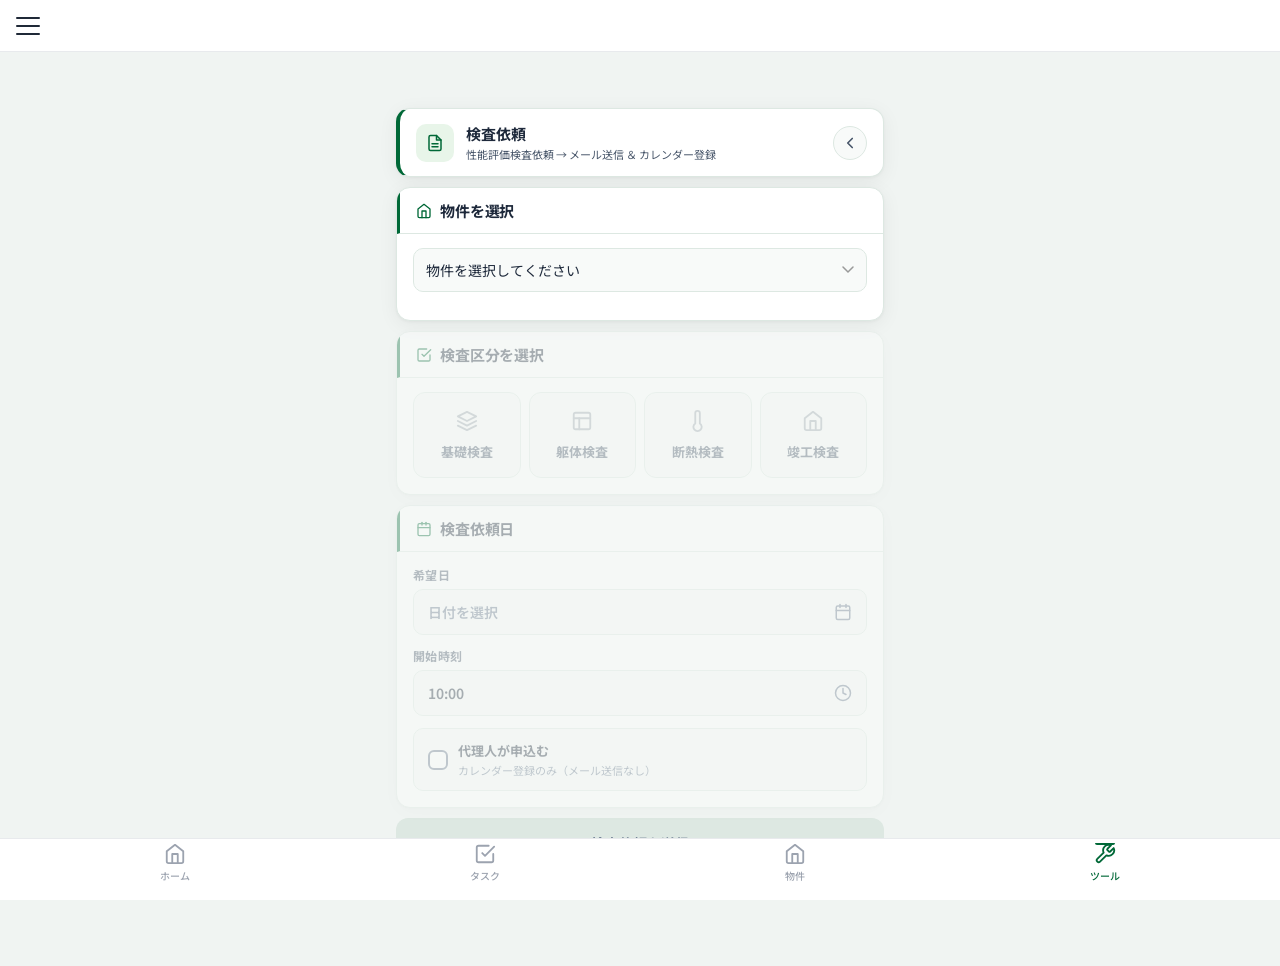
<file: tools/inspection.html>
<!DOCTYPE html>
<html lang="ja">
<head>
  <meta charset="UTF-8">
  <meta name="viewport" content="width=device-width, initial-scale=1.0, maximum-scale=5.0">
  <meta name="apple-mobile-web-app-capable" content="yes">
  <meta name="apple-mobile-web-app-status-bar-style" content="default">
  <link rel="manifest" href="../manifest.json">
  <title>検査依頼</title>
  <link href="https://fonts.googleapis.com/css2?family=Noto+Sans+JP:wght@400;500;600;700&family=DM+Mono:wght@400;500&display=swap" rel="stylesheet">
  <link rel="stylesheet" href="_tool-common.css">
  <script src="_tool-common.js"></script>
  <style>
    /* ===== カラートークン ===== */
    :root {
      --sfc-dark:    #004d29;
      --sfc-primary: #006837;
      --sfc-light:   #e8f5e9;
      --sfc-border:  #a5d6a7;
      --bg:          #f0f4f2;
      --surface:     #ffffff;
      --surface2:    #f8faf9;
      --border:      #dde8e2;
      --text1:       #1e293b;
      --text2:       #475569;
      --text3:       #64748b;
      --red:         #ef4444;
      --shadow-sm:   0 1px 2px rgba(15,25,20,0.04);
      --shadow-lg:   0 4px 20px rgba(15,25,20,0.06), 0 1px 3px rgba(15,25,20,0.04);
    }
    @media (prefers-color-scheme: dark) {
      :root {
        --sfc-dark:    #0a6b3a;
        --sfc-primary: #34d399;
        --sfc-light:   #064e3b;
        --sfc-border:  #065f46;
        --bg:          #0f1419;
        --surface:     #1a1f26;
        --surface2:    #242a33;
        --border:      #2d3b33;
        --text1:       #f3f4f6;
        --text2:       #d1d5db;
        --text3:       #9ca3af;
        --red:         #f87171;
      }
      body { color-scheme: dark; }
    }

    /* ===== ベース ===== */
    * { box-sizing: border-box; margin: 0; padding: 0; }
    body {
      font-family: 'Noto Sans JP', sans-serif;
      font-size: 15px;
      background: var(--bg);
      color: var(--text1);
      min-height: 100vh;
      padding: 0 0 calc(74px + env(safe-area-inset-bottom, 0px));
      -webkit-font-smoothing: antialiased;
    }

    /* ===== ユーティリティ ===== */
    .hidden          { display: none !important; }
    .opacity-30      { opacity: 0.3; }
    .opacity-40      { opacity: 0.4; }
    .opacity-60      { opacity: 0.6; }
    .opacity-100     { opacity: 1 !important; }

    /* ===== レイアウト ===== */
    .app-wrap {
      max-width: 520px;
      margin: 0 auto;
      padding: 8px 16px 24px;
    }

    /* ===== ページヘッダー ===== */
    .app-header {
      background: var(--surface);
      border: 1.5px solid var(--border);
      border-left: 4px solid var(--sfc-primary);
      border-radius: 14px;
      padding: 14px 16px;
      display: flex;
      align-items: center;
      gap: 12px;
      margin-bottom: 10px;
      box-shadow: var(--shadow-lg);
    }
    .app-header-icon {
      width: 38px; height: 38px;
      border-radius: 10px;
      background: var(--sfc-light);
      display: flex; align-items: center; justify-content: center;
      flex-shrink: 0;
    }
    .app-header-icon svg {
      width: 18px; height: 18px;
      stroke: var(--sfc-primary); fill: none;
      stroke-width: 2; stroke-linecap: round; stroke-linejoin: round;
    }
    .app-header-title { font-size: 15px; font-weight: 700; letter-spacing: -0.01em; color: var(--text1); }
    .app-header-sub   { font-size: 11px; color: var(--text2); margin-top: 2px; }
    .btn-back {
      margin-left: auto;
      display: flex; align-items: center; justify-content: center;
      width: 34px; height: 34px;
      border-radius: 50%;
      background: var(--surface2);
      border: 1.5px solid var(--border);
      cursor: pointer;
      flex-shrink: 0;
      -webkit-tap-highlight-color: transparent;
      transition: background 0.15s;
    }
    .btn-back:active { background: var(--border); }
    .btn-back svg {
      width: 18px; height: 18px;
      stroke: var(--text2); fill: none;
      stroke-width: 2.2; stroke-linecap: round; stroke-linejoin: round;
    }

    /* ===== セクションカード ===== */
    .section {
      background: var(--surface);
      border: 1.5px solid var(--border);
      border-radius: 14px;
      margin-bottom: 10px;
      overflow: hidden;
      box-shadow: var(--shadow-lg);
      transition: opacity 0.2s;
    }
    .section.is-disabled { opacity: 0.35; pointer-events: none; }
    .section-head {
      display: flex;
      align-items: center;
      gap: 8px;
      padding: 12px 16px;
      border-bottom: 1px solid var(--border);
      border-left: 3px solid var(--sfc-primary);
    }
    .section-icon {
      width: 16px; height: 16px;
      stroke: var(--sfc-primary); fill: none;
      stroke-width: 2; stroke-linecap: round; stroke-linejoin: round;
      flex-shrink: 0;
    }
    .section-title { font-size: 15px; font-weight: 700; color: var(--text1); letter-spacing: -0.01em; }
    .section-body  { padding: 14px 16px 16px; }

    /* ===== フィールド共通 ===== */
    .field { margin-bottom: 12px; }
    .field:last-child { margin-bottom: 0; }
    .field-label {
      display: block;
      font-size: 12px; font-weight: 700;
      color: var(--text2);
      margin-bottom: 6px;
      letter-spacing: 0.03em;
    }
    select, input[type="text"] {
      display: block; width: 100%;
      padding: 11px 12px;
      font-size: 14px;
      font-family: 'Noto Sans JP', sans-serif;
      border: 1.5px solid var(--border);
      border-radius: 10px;
      background: var(--surface2);
      color: var(--text1);
      -webkit-appearance: none; appearance: none;
      transition: border-color 0.2s, box-shadow 0.2s;
    }
    select:focus, input[type="text"]:focus {
      outline: none;
      border-color: var(--sfc-primary);
      box-shadow: 0 0 0 3px rgba(45,138,78,0.12);
    }
    select {
      background-image: url("data:image/svg+xml,%3Csvg xmlns='http://www.w3.org/2000/svg' width='12' height='8' viewBox='0 0 12 8'%3E%3Cpath d='M1 1l5 5 5-5' stroke='%23999' stroke-width='1.5' fill='none' stroke-linecap='round'/%3E%3C/svg%3E");
      background-repeat: no-repeat;
      background-position: right 12px center;
      padding-right: 32px;
    }

    /* ===== 設計交付番号カード ===== */
    .info-card {
      background: var(--surface2);
      border: 1px solid var(--border);
      border-radius: 10px;
      padding: 10px 14px;
      margin-top: 10px;
    }
    .info-row {
      display: flex; align-items: center; justify-content: space-between;
    }
    .info-kv { display: flex; align-items: center; gap: 8px; }
    .info-key {
      font-size: 10px; font-weight: 700;
      color: var(--text3); letter-spacing: 0.05em; text-transform: uppercase;
    }
    .info-val {
      font-family: 'DM Mono', monospace;
      font-size: 13px; font-weight: 700;
      color: var(--sfc-primary);
    }
    .info-val-purple { color: #7c3aed; }
    .btn-edit {
      display: flex; align-items: center; gap: 4px;
      font-size: 11px; font-weight: 700; color: var(--text3);
      padding: 5px 10px; border-radius: 8px;
      background: transparent; border: none; cursor: pointer;
      transition: background 0.15s, color 0.15s;
      -webkit-tap-highlight-color: transparent;
    }
    .btn-edit:active { background: var(--surface); color: var(--text1); }
    .btn-edit svg { width: 11px; height: 11px; stroke: currentColor; fill: none; stroke-width: 2.5; stroke-linecap: round; stroke-linejoin: round; }

    /* 未設定/編集入力行 */
    .reg-edit-row { display: flex; gap: 8px; margin-top: 8px; }
    .reg-edit-row input[type="text"] { flex: 1; font-family: 'DM Mono', monospace; }
    .btn-save {
      padding: 0 18px;
      background: var(--sfc-primary);
      color: #fff;
      font-size: 13px; font-weight: 700;
      border: none; border-radius: 10px;
      cursor: pointer; white-space: nowrap;
      -webkit-tap-highlight-color: transparent;
      transition: opacity 0.15s;
    }
    .btn-save:active { opacity: 0.8; }
    .btn-save-purple { background: #7c3aed; }
    .btn-cancel {
      display: block; margin-top: 6px;
      font-size: 11px; color: var(--text3);
      background: none; border: none; cursor: pointer; padding: 0;
    }
    .badge-unset {
      font-size: 10px; font-weight: 700;
      color: #d97706;
    }

    /* 確認交付番号（紫系） */
    .info-card-purple {
      background: #faf5ff;
      border-color: #ddd6fe;
    }
    @media (prefers-color-scheme: dark) {
      .info-card-purple { background: #1e1030; border-color: #5b21b6; }
    }

    /* ===== 検査区分グリッド ===== */
    .insp-grid {
      display: grid;
      grid-template-columns: repeat(4, 1fr);
      gap: 8px;
    }
    .insp-item { position: relative; }

    /* 検査区分ボタン */
    .type-btn {
      width: 100%;
      display: flex; flex-direction: column;
      align-items: center; justify-content: center;
      gap: 6px;
      padding: 14px 8px;
      min-height: 86px;
      border: 1.5px solid var(--border);
      border-radius: 12px;
      background: var(--surface2);
      color: var(--text2);
      cursor: pointer;
      -webkit-tap-highlight-color: transparent;
      transition: background 0.15s, border-color 0.15s, color 0.15s, box-shadow 0.15s;
      font-family: 'Noto Sans JP', sans-serif;
    }
    .type-btn .type-icon { opacity: 0.5; transition: opacity 0.15s; }
    .type-btn .type-icon svg { width: 22px; height: 22px; stroke: currentColor; fill: none; stroke-width: 2; stroke-linecap: round; stroke-linejoin: round; }
    .type-btn .type-label { font-size: 13px; font-weight: 700; }
    .type-btn .history-tag {
      display: none;
      font-size: 10px; font-weight: 700;
      padding: 2px 7px; border-radius: 5px;
      white-space: nowrap;
    }

    /* ── ボタン状態 ── */
    /* 予約済み・代理人 */
    .type-btn.state-scheduled {
      background: #eff6ff;
      border-color: #93c5fd;
      color: #1d4ed8;
    }
    .type-btn.state-scheduled .history-tag {
      display: inline-block;
      background: #3b82f6; color: #fff;
    }
    /* 検査完了（過去） */
    .type-btn.state-complete {
      background: var(--surface2);
      border-color: var(--border);
      color: var(--text3);
      opacity: 0.65;
    }
    .type-btn.state-complete .history-tag {
      display: inline-block;
      background: var(--border); color: var(--text3);
    }
    /* 選択中 */
    .type-btn.state-selected {
      background: var(--sfc-light);
      border-color: var(--sfc-primary);
      color: var(--sfc-primary);
      box-shadow: 0 0 0 2px var(--sfc-primary);
    }
    .type-btn.state-selected .type-icon { opacity: 1 !important; }
    .type-btn.state-selected .history-tag {
      display: inline-block;
      background: var(--sfc-light); color: var(--sfc-primary);
    }
    @media (prefers-color-scheme: dark) {
      .type-btn.state-scheduled { background: #1e3a5f; border-color: #3b82f6; color: #93c5fd; }
      .type-btn.state-selected  { background: var(--sfc-light); border-color: var(--sfc-primary); color: var(--sfc-primary); }
    }

    /* 削除ボタン */
    .del-inspect-btn {
      position: absolute;
      top: 6px; right: 6px;
      display: none;
      padding: 5px;
      border: none; border-radius: 8px;
      background: #fee2e2;
      cursor: pointer;
      z-index: 10;
      -webkit-tap-highlight-color: transparent;
      transition: background 0.15s;
    }
    .del-inspect-btn:active { background: #fca5a5; }
    .del-inspect-btn svg { display: block; }

    /* ===== 日付・時刻ボタン ===== */
    .date-btn, .time-btn {
      position: relative;
      width: 100%;
      display: flex; align-items: center; justify-content: space-between;
      padding: 12px 14px;
      border: 1.5px solid var(--border);
      border-radius: 10px;
      background: var(--surface2);
      color: var(--text1);
      font-size: 14px; font-weight: 600;
      font-family: 'Noto Sans JP', sans-serif;
      cursor: pointer; text-align: left;
      -webkit-tap-highlight-color: transparent;
      transition: border-color 0.2s, box-shadow 0.2s;
    }
    .date-btn:active, .time-btn:active { background: var(--sfc-light); }
    .date-btn.has-value, .time-btn.has-value {
      border-color: var(--sfc-primary);
    }
    .date-btn .date-placeholder, .time-btn .time-placeholder { color: var(--text3); }
    .date-btn svg, .time-btn svg { stroke: var(--text3); flex-shrink: 0; }
    /* 透明オーバーレイ date input */
    .date-btn input[type="date"] {
      position: absolute; inset: 0;
      width: 100%; height: 100%;
      opacity: 0; cursor: pointer;
      border: none; background: transparent; padding: 0;
      -webkit-appearance: none; appearance: none;
    }
    .date-btn input[type="date"]::-webkit-calendar-picker-indicator {
      position: absolute; inset: 0; width: 100%; height: 100%; opacity: 0; cursor: pointer;
    }

    /* 紫系（完了検査） */
    .date-btn.has-value-purple { border-color: #7c3aed; }
    .time-btn.has-value-purple { border-color: #7c3aed; }

    /* ===== 代理人チェック ===== */
    .delegate-label {
      display: flex; align-items: center; gap: 10px;
      padding: 12px 14px;
      border: 1.5px solid var(--border);
      border-radius: 10px;
      cursor: pointer;
      background: var(--surface2);
      -webkit-tap-highlight-color: transparent;
      transition: background 0.15s, border-color 0.15s;
      margin-top: 0;
    }
    .delegate-label:has(input:checked) {
      background: var(--sfc-light);
      border-color: var(--sfc-border);
    }
    .delegate-label input[type="checkbox"] {
      width: 20px; height: 20px;
      border-radius: 6px;
      border: 2px solid var(--text3);
      appearance: none; -webkit-appearance: none;
      background: var(--surface);
      cursor: pointer; flex-shrink: 0;
      transition: all 0.15s;
      position: relative;
      accent-color: var(--sfc-primary);
    }
    .delegate-label input[type="checkbox"]:checked {
      background: var(--sfc-primary); border-color: var(--sfc-primary);
    }
    .delegate-label input[type="checkbox"]:checked::after {
      content: '';
      position: absolute; left: 5px; top: 2px;
      width: 6px; height: 10px;
      border: 2.5px solid #fff;
      border-top: none; border-left: none;
      transform: rotate(45deg);
    }
    .delegate-label .dlg-title { font-size: 13px; font-weight: 700; color: var(--text1); }
    .delegate-label .dlg-sub   { font-size: 11px; color: var(--text3); margin-top: 2px; }

    /* ===== 竣工+完了同時依頼カード ===== */
    .warn-card {
      background: #fffbeb;
      border: 1.5px solid #fcd34d;
      border-radius: 12px;
      padding: 14px;
    }
    .warn-card-label {
      display: flex; align-items: center; gap: 10px;
      cursor: pointer; -webkit-tap-highlight-color: transparent;
    }
    .warn-card-label input[type="checkbox"] {
      width: 20px; height: 20px;
      border-radius: 6px; border: 2px solid #f59e0b;
      appearance: none; -webkit-appearance: none;
      background: #fff; cursor: pointer; flex-shrink: 0;
      accent-color: #f59e0b; position: relative;
      transition: all 0.15s;
    }
    .warn-card-label input[type="checkbox"]:checked {
      background: #f59e0b; border-color: #f59e0b;
    }
    .warn-card-label input[type="checkbox"]:checked::after {
      content: '';
      position: absolute; left: 5px; top: 2px;
      width: 6px; height: 10px;
      border: 2.5px solid #fff;
      border-top: none; border-left: none;
      transform: rotate(45deg);
    }
    .warn-card-title { font-size: 13px; font-weight: 700; color: #92400e; }
    .warn-card-sub   { font-size: 11px; color: #b45309; margin-top: 2px; }
    @media (prefers-color-scheme: dark) {
      .warn-card { background: #1c1500; border-color: #92400e; }
      .warn-card-title { color: #fde68a; }
      .warn-card-sub   { color: #fbbf24; }
    }

    /* 完了検査 日程フィールド（紫） */
    .kanryo-fields {
      margin-top: 12px;
      background: #faf5ff;
      border: 1.5px solid #ddd6fe;
      border-radius: 12px;
      padding: 14px;
    }
    .kanryo-fields-title {
      font-size: 11px; font-weight: 700;
      color: #7c3aed; letter-spacing: 0.05em;
      text-transform: uppercase;
      margin-bottom: 12px;
    }
    @media (prefers-color-scheme: dark) {
      .kanryo-fields { background: #1e1030; border-color: #5b21b6; }
    }

    /* ===== 送信ボタン ===== */
    .btn-submit {
      display: block; width: 100%;
      margin: 10px 0 0;
      padding: 15px;
      background: linear-gradient(135deg, #004d29 0%, #00703d 100%);
      color: #fff;
      font-size: 14px; font-weight: 700;
      font-family: 'Noto Sans JP', sans-serif;
      border: none; border-radius: 12px;
      cursor: pointer;
      box-shadow: 0 4px 14px rgba(29,107,64,0.3);
      -webkit-tap-highlight-color: transparent;
      transition: opacity 0.15s, box-shadow 0.15s;
    }
    .btn-submit:active { opacity: 0.85; }
    .btn-submit.is-disabled {
      background: var(--border);
      color: var(--text3);
      box-shadow: none;
      pointer-events: none;
    }

    /* ===== GAS未設定通知 ===== */
    .gas-notice {
      font-size: 11px; text-align: center;
      color: #92400e;
      background: #fffbeb;
      border: 1px solid #fcd34d;
      border-radius: 10px;
      padding: 10px 14px;
      margin-top: 8px;
      display: flex; align-items: center; justify-content: center; gap: 6px;
    }
    .gas-notice svg { stroke: currentColor; fill: none; stroke-width: 2; stroke-linecap: round; stroke-linejoin: round; flex-shrink: 0; }

    /* ===== モーダル共通 ===== */
    .modal-overlay {
      position: fixed; inset: 0;
      background: rgba(0,0,0,0.45);
      display: flex; align-items: center; justify-content: center;
      z-index: 50;
      padding: 16px;
    }
    .modal-card {
      background: var(--surface);
      border-radius: 20px;
      padding: 24px;
      width: 100%; max-width: 320px;
      box-shadow: 0 20px 60px rgba(0,0,0,0.2);
      animation: modal-in 0.18s ease-out forwards;
    }
    @keyframes modal-in {
      from { opacity: 0; transform: scale(0.94) translateY(8px); }
      to   { opacity: 1; transform: scale(1) translateY(0); }
    }


    /* 削除確認・結果 モーダル */
    .modal-card h2 { font-size: 15px; font-weight: 700; text-align: center; color: var(--text1); margin-bottom: 10px; }
    .modal-body-text {
      font-size: 13px; color: var(--text2); text-align: center;
      background: var(--surface2); border-radius: 10px;
      padding: 12px; margin-bottom: 20px;
      white-space: pre-wrap;
      line-height: 1.6;
    }
    .modal-actions { display: flex; gap: 10px; }
    .btn-modal-cancel {
      flex: 1; padding: 13px;
      background: var(--surface2);
      color: var(--text2);
      font-size: 14px; font-weight: 700;
      font-family: 'Noto Sans JP', sans-serif;
      border: 1.5px solid var(--border);
      border-radius: 12px; cursor: pointer;
      -webkit-tap-highlight-color: transparent;
    }
    .btn-modal-danger {
      flex: 1; padding: 13px;
      background: #ef4444;
      color: #fff;
      font-size: 14px; font-weight: 700;
      font-family: 'Noto Sans JP', sans-serif;
      border: none; border-radius: 12px; cursor: pointer;
      -webkit-tap-highlight-color: transparent;
    }
    .btn-modal-ok {
      width: 100%; margin-top: 16px; padding: 13px;
      background: linear-gradient(135deg, #004d29 0%, #00703d 100%);
      color: #fff;
      font-size: 14px; font-weight: 700;
      font-family: 'Noto Sans JP', sans-serif;
      border: none; border-radius: 12px; cursor: pointer;
      -webkit-tap-highlight-color: transparent;
    }
    .result-icon { display: flex; justify-content: center; margin-bottom: 12px; }
    #result-body p { margin-bottom: 4px; }

    /* ===== 時刻ピッカー（ボトムシート） ===== */
    .time-sheet-overlay {
      position: fixed; inset: 0;
      display: flex; align-items: flex-end; justify-content: center;
      z-index: 50;
    }
    .time-sheet-backdrop {
      position: absolute; inset: 0;
      background: rgba(0,0,0,0.4);
    }
    .time-sheet {
      position: relative;
      width: 100%; max-width: 520px;
      background: var(--surface);
      border-radius: 20px 20px 0 0;
      box-shadow: 0 -8px 30px rgba(0,0,0,0.15);
      animation: slide-up 0.25s cubic-bezier(0.22,1,0.36,1) forwards;
      z-index: 1;
    }
    @keyframes slide-up {
      from { transform: translateY(100%); }
      to   { transform: translateY(0); }
    }
    .time-sheet-handle { display: flex; justify-content: center; padding: 12px 0 8px; }
    .time-sheet-handle span { width: 40px; height: 4px; border-radius: 2px; background: var(--border); display: block; }
    .time-sheet-header {
      display: flex; align-items: center; justify-content: space-between;
      padding: 10px 16px 12px;
      border-bottom: 1px solid var(--border);
    }
    .time-sheet-title { font-size: 13px; font-weight: 700; color: var(--text1); }
    .btn-ts-cancel {
      font-size: 13px; font-weight: 700; color: var(--text3);
      padding: 6px 12px; border-radius: 8px;
      background: transparent; border: none; cursor: pointer;
      -webkit-tap-highlight-color: transparent;
    }
    .btn-ts-confirm {
      font-size: 13px; font-weight: 700; color: var(--sfc-primary);
      padding: 6px 12px; border-radius: 8px;
      background: transparent; border: none; cursor: pointer;
      -webkit-tap-highlight-color: transparent;
    }
    .btn-ts-confirm-purple { color: #7c3aed; }
    .time-sheet-body { display: flex; align-items: center; justify-content: center; gap: 8px; padding: 16px 0 24px; }
    .drum-separator { font-size: 22px; font-weight: 800; color: var(--text3); line-height: 200px; font-family: 'Noto Sans JP', sans-serif; }

    /* ドラムロール */
    .drum-column { position: relative; height: 200px; overflow: hidden; width: 68px; }
    .drum-track  { position: relative; z-index: 1; transition: transform 0.25s cubic-bezier(0.22,1,0.36,1); }
    .drum-item   {
      height: 40px; display: flex; align-items: center; justify-content: center;
      font-size: 20px; font-weight: 700; font-family: 'Noto Sans JP', sans-serif;
      color: var(--text3); transition: color 0.2s;
      user-select: none; -webkit-user-select: none;
    }
    .drum-item.active { color: var(--text1); font-weight: 800; }
    .drum-fade-top, .drum-fade-bottom {
      position: absolute; left: 0; right: 0; height: 80px; pointer-events: none; z-index: 2;
    }
    .drum-fade-top    { top: 0; background: linear-gradient(to bottom, var(--surface) 10%, transparent); }
    .drum-fade-bottom { bottom: 0; background: linear-gradient(to top, var(--surface) 10%, transparent); }
    .drum-highlight {
      position: absolute; top: 80px; left: 4px; right: 4px; height: 40px;
      border-radius: 10px; background: var(--sfc-light); border: 2px solid var(--sfc-border); z-index: 0;
    }
    .drum-highlight-purple { background: #f3e8ff; border-color: #c4b5fd; }
    .safe-bottom { height: 24px; }
  </style>
</head>

<body>
<script src="../config.js"></script>
<script>
const GAS_CONFIG = {
  GAS_URL: GAS_URLS.INSPECTION,
  SENDER: {
    name: '城岸 政行',
    company: '住友林業株式会社 岐阜支店 生産G',
    phone: '',
    bcc: '',
  },
  EMAILS: {
    '基礎':   'JOUGAN_masayuki@star.sfc.co.jp',
    '躯体':   'JOUGAN_masayuki@star.sfc.co.jp',
    '断熱':   'JOUGAN_masayuki@star.sfc.co.jp',
    '竣工':   'JOUGAN_masayuki@star.sfc.co.jp',
    '完了検査': 'JOUGAN_masayuki@star.sfc.co.jp',
  },
  PROCESS_LABELS: {
    '基礎':   '基礎検査',
    '躯体':   '躯体検査',
    '断熱':   '断熱検査',
    '竣工':   '竣工検査',
    '完了検査': '完了検査',
  },
};
</script>

<!-- ===== トップバー ===== -->
<div class="tool-top-bar">
  <button onclick="openToolDrawer()" aria-label="メニューを開く">
    <span></span><span></span><span></span>
  </button>
</div>

<div class="app-wrap">

  <!-- ヘッダー -->
  <div class="app-header">
    <div class="app-header-icon">
      <svg viewBox="0 0 24 24"><path d="M14 2H6a2 2 0 00-2 2v16a2 2 0 002 2h12a2 2 0 002-2V8z"/><polyline points="14 2 14 8 20 8"/><line x1="16" y1="13" x2="8" y2="13"/><line x1="16" y1="17" x2="8" y2="17"/></svg>
    </div>
    <div>
      <div class="app-header-title">検査依頼</div>
      <div class="app-header-sub">性能評価検査依頼 → メール送信 ＆ カレンダー登録</div>
    </div>
    <button class="btn-back" onclick="history.back()" aria-label="戻る">
      <svg viewBox="0 0 24 24"><polyline points="15 18 9 12 15 6"/></svg>
    </button>
  </div>

  <!-- ① 物件選択 -->
  <div class="section">
    <div class="section-head">
      <svg class="section-icon" viewBox="0 0 24 24"><path d="M3 9l9-7 9 7v11a2 2 0 01-2 2H5a2 2 0 01-2-2V9z"/><polyline points="9 22 9 12 15 12 15 22"/></svg>
      <span class="section-title">物件を選択</span>
    </div>
    <div class="section-body">
      <div class="field">
        <select id="project-select" onchange="onProjectChange(this.value)">
          <option value="">物件を選択してください</option>
        </select>
      </div>

      <!-- 設計交付番号 -->
      <div id="project-info" class="hidden">

        <!-- 表示モード -->
        <div id="reg-has-value" class="hidden">
          <div class="info-card">
            <div class="info-row">
              <div class="info-kv">
                <span class="info-key">設計交付番号</span>
                <span id="reg-value-display" class="info-val"></span>
              </div>
              <button class="btn-edit" onclick="startEditReg()">
                <svg viewBox="0 0 24 24"><path d="M17 3a2.828 2.828 0 1 1 4 4L7.5 20.5 2 22l1.5-5.5L17 3z"/></svg>
                編集
              </button>
            </div>
            <div id="city-row" class="hidden" style="margin-top:6px">
              <div class="info-kv">
                <span class="info-key">所在地</span>
                <span id="city-display" style="font-size:12px;font-weight:700;color:var(--text2)"></span>
              </div>
            </div>
          </div>
        </div>

        <!-- 編集モード -->
        <div id="reg-edit-section" class="hidden">
          <div style="display:flex;align-items:center;gap:6px;margin-bottom:8px">
            <span class="info-key">設計交付番号</span>
            <span id="reg-unset-badge" class="badge-unset">（未設定）</span>
          </div>
          <div class="reg-edit-row">
            <input type="text" id="inline-reg-input" placeholder="2026-001">
            <button class="btn-save" onclick="saveInlineReg()">保存</button>
          </div>
          <button id="reg-cancel-edit" class="hidden btn-cancel" onclick="cancelEditReg()">キャンセル</button>
        </div>

        <!-- 確認交付番号（完了検査用） -->
        <div id="kanryo-reg-section" class="hidden" style="margin-top:8px">
          <div style="display:flex;align-items:center;gap:6px;margin-bottom:8px">
            <span class="info-key">確認交付番号</span>
            <span style="font-size:10px;color:var(--text3)">（完了検査用・任意）</span>
          </div>
          <div class="reg-edit-row">
            <input type="text" id="inline-kanryo-input" placeholder="第〇〇〇号" oninput="onKanryoInputChange()">
            <button class="btn-save btn-save-purple" onclick="saveInlineKanryo()">保存</button>
          </div>
        </div>
        <div id="kanryo-has-value" class="hidden" style="margin-top:8px">
          <div class="info-card info-card-purple">
            <div class="info-row">
              <div class="info-kv">
                <span class="info-key" style="color:#7c3aed">確認交付番号</span>
                <span id="kanryo-value-display" class="info-val info-val-purple"></span>
              </div>
              <button class="btn-edit" onclick="startEditKanryo()">
                <svg viewBox="0 0 24 24"><path d="M17 3a2.828 2.828 0 1 1 4 4L7.5 20.5 2 22l1.5-5.5L17 3z"/></svg>
                編集
              </button>
            </div>
          </div>
        </div>

      </div><!-- /project-info -->
    </div>
  </div>

  <!-- ② 検査区分 -->
  <div class="section is-disabled" id="section-inspection">
    <div class="section-head">
      <svg class="section-icon" viewBox="0 0 24 24"><path d="M9 11l3 3L22 4"/><path d="M21 12v7a2 2 0 01-2 2H5a2 2 0 01-2-2V5a2 2 0 012-2h11"/></svg>
      <span class="section-title">検査区分を選択</span>
    </div>
    <div class="section-body">
      <div class="insp-grid" id="inspection-grid"></div>
    </div>
  </div>

  <!-- ③ 日程 -->
  <div class="section is-disabled" id="section-datetime">
    <div class="section-head">
      <svg class="section-icon" viewBox="0 0 24 24"><rect x="3" y="4" width="18" height="18" rx="2"/><line x1="3" y1="10" x2="21" y2="10"/><line x1="9" y1="2" x2="9" y2="6"/><line x1="15" y1="2" x2="15" y2="6"/></svg>
      <span class="section-title">検査依頼日</span>
    </div>
    <div class="section-body">

      <div class="field">
        <label class="field-label">希望日</label>
        <button type="button" class="date-btn" id="date-display-btn">
          <span id="date-display-text" class="date-placeholder">日付を選択</span>
          <svg width="18" height="18" viewBox="0 0 24 24" fill="none" stroke-width="2" stroke-linecap="round" stroke-linejoin="round"><rect x="3" y="4" width="18" height="18" rx="2"/><line x1="16" y1="2" x2="16" y2="6"/><line x1="8" y1="2" x2="8" y2="6"/><line x1="3" y1="10" x2="21" y2="10"/></svg>
          <input type="date" id="inspection-date" onchange="updateDay()" tabindex="-1">
        </button>
      </div>

      <div class="field">
        <label class="field-label">開始時刻</label>
        <button type="button" class="time-btn" id="time-display-btn" onclick="openTimePicker()">
          <span id="time-display-text">10:00</span>
          <svg width="18" height="18" viewBox="0 0 24 24" fill="none" stroke-width="2" stroke-linecap="round" stroke-linejoin="round"><circle cx="12" cy="12" r="10"/><polyline points="12 6 12 12 16 14"/></svg>
        </button>
        <input type="hidden" id="start-time" value="10:00">
      </div>

      <div class="field" style="margin-top:4px">
        <label class="delegate-label">
          <input type="checkbox" id="delegate-check" onchange="onDelegateChange()">
          <div>
            <div class="dlg-title">代理人が申込む</div>
            <div class="dlg-sub">カレンダー登録のみ（メール送信なし）</div>
          </div>
        </label>
      </div>

    </div>
  </div>

  <!-- 竣工+完了検査 同時依頼 -->
  <div id="kanryo-together-section" class="hidden">
    <div class="section">
      <div class="section-head" style="border-left-color:#f59e0b">
        <svg class="section-icon" viewBox="0 0 24 24" style="stroke:#f59e0b"><path d="M9 11l3 3L22 4"/><path d="M21 12v7a2 2 0 01-2 2H5a2 2 0 01-2-2V5a2 2 0 012-2h11"/></svg>
        <span class="section-title" style="color:#92400e">完了検査も同時に依頼</span>
      </div>
      <div class="section-body">
        <label class="warn-card warn-card-label">
          <input type="checkbox" id="kanryo-together-check" onchange="onKanryoTogetherChange()">
          <div>
            <div class="warn-card-title">完了検査も同時に依頼する</div>
            <div class="warn-card-sub">竣工＋完了検査を1通のメールにまとめて送信</div>
          </div>
        </label>

        <div id="kanryo-together-fields" class="hidden">
          <div class="kanryo-fields">
            <div class="kanryo-fields-title">完了検査の日程</div>

            <div class="field">
              <label class="field-label">完了検査 希望日</label>
              <button type="button" class="date-btn" id="kanryo-date-display-btn">
                <span id="kanryo-date-display-text" class="date-placeholder">日付を選択</span>
                <svg width="18" height="18" viewBox="0 0 24 24" fill="none" stroke-width="2" stroke-linecap="round" stroke-linejoin="round"><rect x="3" y="4" width="18" height="18" rx="2"/><line x1="16" y1="2" x2="16" y2="6"/><line x1="8" y1="2" x2="8" y2="6"/><line x1="3" y1="10" x2="21" y2="10"/></svg>
                <input type="date" id="kanryo-inspection-date" onchange="updateKanryoDay()" tabindex="-1">
              </button>
            </div>

            <div class="field">
              <label class="field-label">完了検査 開始時刻</label>
              <button type="button" class="time-btn" id="kanryo-time-display-btn" onclick="openKanryoTimePicker()">
                <span id="kanryo-time-display-text">10:00</span>
                <svg width="18" height="18" viewBox="0 0 24 24" fill="none" stroke-width="2" stroke-linecap="round" stroke-linejoin="round"><circle cx="12" cy="12" r="10"/><polyline points="12 6 12 12 16 14"/></svg>
              </button>
              <input type="hidden" id="kanryo-start-time" value="10:00">
            </div>

            <div id="kanryo-num-preview" class="hidden">
              <div class="info-card info-card-purple">
                <div class="info-kv">
                  <span class="info-key" style="color:#7c3aed">確認交付番号</span>
                  <span id="kanryo-num-preview-val" class="info-val info-val-purple"></span>
                </div>
              </div>
            </div>
          </div>
        </div>
      </div>
    </div>
  </div>

  <!-- 送信ボタン -->
  <button id="btn-execute" onclick="executeRequest()" class="btn-submit is-disabled">
    <span id="btn-execute-label">検査依頼を送信</span>
  </button>

  <!-- GAS未設定通知 -->
  <p id="gas-notice" class="gas-notice hidden">
    <svg width="14" height="14" viewBox="0 0 24 24"><path d="M10.29 3.86L1.82 18a2 2 0 001.71 3h16.94a2 2 0 001.71-3L13.71 3.86a2 2 0 00-3.42 0z"/><line x1="12" y1="9" x2="12" y2="13"/><line x1="12" y1="17" x2="12.01" y2="17"/></svg>
    GAS_URL が未設定です。
  </p>

</div><!-- /app-wrap -->


<!-- ===== 時刻選択（検査） ===== -->
<div id="time-modal" class="time-sheet-overlay hidden">
  <div class="time-sheet-backdrop" onclick="closeTimePicker()"></div>
  <div class="time-sheet">
    <div class="time-sheet-handle"><span></span></div>
    <div class="time-sheet-header">
      <button class="btn-ts-cancel" onclick="closeTimePicker()">キャンセル</button>
      <span class="time-sheet-title">開始時刻を選択</span>
      <button class="btn-ts-confirm" onclick="confirmTimePicker()">確定</button>
    </div>
    <div class="time-sheet-body">
      <div class="drum-column" id="drum-hour">
        <div class="drum-highlight"></div>
        <div class="drum-fade-top"></div><div class="drum-fade-bottom"></div>
        <div class="drum-track" id="drum-hour-track"></div>
      </div>
      <span class="drum-separator">:</span>
      <div class="drum-column" id="drum-minute">
        <div class="drum-highlight"></div>
        <div class="drum-fade-top"></div><div class="drum-fade-bottom"></div>
        <div class="drum-track" id="drum-minute-track"></div>
      </div>
    </div>
    <div class="safe-bottom"></div>
  </div>
</div>

<!-- ===== 時刻選択（完了検査） ===== -->
<div id="kanryo-time-modal" class="time-sheet-overlay hidden">
  <div class="time-sheet-backdrop" onclick="closeKanryoTimePicker()"></div>
  <div class="time-sheet">
    <div class="time-sheet-handle"><span></span></div>
    <div class="time-sheet-header">
      <button class="btn-ts-cancel" onclick="closeKanryoTimePicker()">キャンセル</button>
      <span class="time-sheet-title" style="color:#7c3aed">完了検査 開始時刻</span>
      <button class="btn-ts-confirm btn-ts-confirm-purple" onclick="confirmKanryoTimePicker()">確定</button>
    </div>
    <div class="time-sheet-body">
      <div class="drum-column" id="drum-kanryo-hour">
        <div class="drum-highlight drum-highlight-purple"></div>
        <div class="drum-fade-top"></div><div class="drum-fade-bottom"></div>
        <div class="drum-track" id="drum-kanryo-hour-track"></div>
      </div>
      <span class="drum-separator">:</span>
      <div class="drum-column" id="drum-kanryo-minute">
        <div class="drum-highlight drum-highlight-purple"></div>
        <div class="drum-fade-top"></div><div class="drum-fade-bottom"></div>
        <div class="drum-track" id="drum-kanryo-minute-track"></div>
      </div>
    </div>
    <div class="safe-bottom"></div>
  </div>
</div>

<!-- ===== 削除確認 ===== -->
<div id="delete-confirm-modal" class="modal-overlay hidden">
  <div class="modal-card">
    <div style="display:flex;justify-content:center;margin-bottom:12px">
      <svg width="44" height="44" viewBox="0 0 24 24" fill="none" stroke="#ef4444" stroke-width="1.5" stroke-linecap="round" stroke-linejoin="round">
        <polyline points="3 6 5 6 21 6"/><path d="M19 6v14a2 2 0 01-2 2H7a2 2 0 01-2-2V6m3 0V4a1 1 0 011-1h4a1 1 0 011 1v2"/>
      </svg>
    </div>
    <h2>申込みを削除しますか？</h2>
    <p id="delete-confirm-text" class="modal-body-text"></p>
    <div class="modal-actions">
      <button class="btn-modal-cancel" onclick="closeDeleteConfirm()">キャンセル</button>
      <button class="btn-modal-danger" onclick="executeDeleteInspection()">削除する</button>
    </div>
  </div>
</div>

<!-- ===== 結果 ===== -->
<div id="result-modal" class="modal-overlay hidden">
  <div class="modal-card">
    <div class="result-icon" id="result-icon"></div>
    <h2 id="result-title"></h2>
    <div id="result-body" class="modal-body-text"></div>
    <button class="btn-modal-ok" onclick="closeResultModal()">OK</button>
  </div>
</div>


<script>
/* ============================================================
   定数・アイコン
============================================================ */
const types = ['基礎', '躯体', '断熱', '竣工'];

const TYPE_ICONS = {
  '基礎': `<svg width="22" height="22" viewBox="0 0 24 24" fill="none" stroke="currentColor" stroke-width="2" stroke-linecap="round" stroke-linejoin="round">
    <polygon points="12 2 2 7 12 12 22 7 12 2"/>
    <polyline points="2 17 12 22 22 17"/>
    <polyline points="2 12 12 17 22 12"/>
  </svg>`,
  '躯体': `<svg width="22" height="22" viewBox="0 0 24 24" fill="none" stroke="currentColor" stroke-width="2" stroke-linecap="round" stroke-linejoin="round">
    <rect x="3" y="3" width="18" height="18" rx="2"/>
    <line x1="3" y1="9" x2="21" y2="9"/>
    <line x1="9" y1="21" x2="9" y2="9"/>
  </svg>`,
  '断熱': `<svg width="22" height="22" viewBox="0 0 24 24" fill="none" stroke="currentColor" stroke-width="2" stroke-linecap="round" stroke-linejoin="round">
    <path d="M14 14.76V3.5a2.5 2.5 0 0 0-5 0v11.26a4.5 4.5 0 1 0 5 0z"/>
  </svg>`,
  '竣工': `<svg width="22" height="22" viewBox="0 0 24 24" fill="none" stroke="currentColor" stroke-width="2" stroke-linecap="round" stroke-linejoin="round">
    <path d="M3 9l9-7 9 7v11a2 2 0 0 1-2 2H5a2 2 0 0 1-2-2z"/>
    <polyline points="9 22 9 12 15 12 15 22"/>
  </svg>`,
  '完了検査': `<svg width="22" height="22" viewBox="0 0 24 24" fill="none" stroke="currentColor" stroke-width="2" stroke-linecap="round" stroke-linejoin="round">
    <path d="M22 11.08V12a10 10 0 1 1-5.93-9.14"/>
    <polyline points="22 4 12 14.01 9 11.01"/>
  </svg>`,
};

const ICON_SUCCESS = `<svg width="52" height="52" viewBox="0 0 24 24" fill="none" stroke="#006837" stroke-width="1.5" stroke-linecap="round" stroke-linejoin="round">
  <path d="M22 11.08V12a10 10 0 1 1-5.93-9.14"/><polyline points="22 4 12 14.01 9 11.01"/>
</svg>`;
const ICON_ERROR = `<svg width="52" height="52" viewBox="0 0 24 24" fill="none" stroke="#ef4444" stroke-width="1.5" stroke-linecap="round" stroke-linejoin="round">
  <circle cx="12" cy="12" r="10"/><line x1="15" y1="9" x2="9" y2="15"/><line x1="9" y1="9" x2="15" y2="15"/>
</svg>`;

/* ============================================================
   状態変数
============================================================ */
let projects       = JSON.parse(localStorage.getItem('myProjects')) || [];
let currentProject = null;
let currentType    = null;
const todayStr     = new Date().toISOString().split('T')[0];

/* ============================================================
   初期化
============================================================ */
async function init() {
  const gasNotice = document.getElementById('gas-notice');
  if (GAS_CONFIG.GAS_URL.includes('YOUR_DEPLOYMENT_ID')) {
    gasNotice.classList.remove('hidden');
    document.getElementById('btn-execute-label').textContent = 'Gmail作成（設定前モード）';
  } else {
    gasNotice.classList.add('hidden');
    setLoading(true, 'データを読み込み中...');
    try {
      const cached = JSON.parse(localStorage.getItem('myProjects')) || [];
      const result = await postToGAS({ action: 'getProjects' });
      if (result.success && Array.isArray(result.projects)) {
        const cacheMap = {};
        cached.forEach(p => { cacheMap[p.id] = p; });
        projects = result.projects.map(p => {
          const c = cacheMap[p.id] || {};
          if (!p.times || !Object.keys(p.times).length) p.times = c.times || {};
          if (!p.history || !Object.keys(p.history).length) p.history = c.history || {};
          if (!p.delegate || !Object.keys(p.delegate).length) p.delegate = c.delegate || {};
          if (!p.kanryo)    p.kanryo   = c.kanryo   || '';
          if (!p.address)   p.address  = c.address  || '';
          if (!p.excluded || !Object.keys(p.excluded).length) p.excluded = c.excluded || {};
          return p;
        });
        localStorage.setItem('myProjects', JSON.stringify(projects));
        await autoDeleteCompletedProjects();
        for (const p of projects) {
          if (p.times && Object.keys(p.times).length && p.history && Object.keys(p.history).length) {
            postToGAS({ action: 'updateProject', id: p.id,
              reg: p.reg || '', history: p.history, delegate: p.delegate || {}, times: p.times
            }).catch(() => {});
          }
        }
      }
    } catch (e) {
      console.warn('GAS読み込み失敗。キャッシュを使用:', e);
    }
    setLoading(false);
  }
  renderProjectList();
  renderButtons();
  initDrumRolls();
  initKanryoDrumRolls();
}

/* ============================================================
   竣工済み自動削除
============================================================ */
async function autoDeleteCompletedProjects() {
  const toDelete = projects.filter(p => {
    const d = p.history?.['竣工'];
    return d && d < todayStr;
  });
  if (!toDelete.length) return;
  for (const p of toDelete) {
    try { await postToGAS({ action: 'deleteProject', id: p.id }); } catch(e) {}
  }
  projects = projects.filter(p => !(p.history?.['竣工'] && p.history['竣工'] < todayStr));
  localStorage.setItem('myProjects', JSON.stringify(projects));
}

/* ============================================================
   物件リスト描画
============================================================ */
function renderProjectList() {
  const select = document.getElementById('project-select');
  const currentVal = select.value;
  select.innerHTML = '<option value="">物件を選択してください</option>';
  const sorted = [...projects]
    .filter(p => !isProjectComplete(p))
    .sort((a, b) => {
      if (a.reg && b.reg) return a.reg.localeCompare(b.reg);
      if (!a.reg && !b.reg) return a.name.localeCompare(b.name, 'ja');
      return a.reg ? -1 : 1;
    });
  sorted.forEach(p => {
    const opt = document.createElement('option');
    opt.value = p.id;
    opt.textContent = p.reg ? p.name : `${p.name}（番号未設定）`;
    select.appendChild(opt);
  });
  if (currentVal) select.value = currentVal;
}

/* ============================================================
   検査区分ボタン描画
============================================================ */
function renderButtons() {
  const grid = document.getElementById('inspection-grid');
  grid.innerHTML = types.map(type => {
    const isShunko   = type === '竣工';
    const label      = GAS_CONFIG.PROCESS_LABELS[type] || type;
    const wrapClass  = 'insp-item';
    return `
    <div class="${wrapClass}">
      <button id="btn-${type}" onclick="selectType('${type}')" class="type-btn">
        <span class="type-icon">${TYPE_ICONS[type]}</span>
        <span class="type-label">${label}</span>
        <span class="history-tag"></span>
      </button>
      <button id="del-btn-${type}" onclick="event.stopPropagation();confirmDeleteInspectionType('${type}')"
        class="del-inspect-btn" title="申込みを削除">
        <svg width="13" height="13" viewBox="0 0 24 24" fill="none" stroke="#ef4444" stroke-width="2.5" stroke-linecap="round" stroke-linejoin="round">
          <polyline points="3 6 5 6 21 6"/><path d="M19 6v14a2 2 0 01-2 2H7a2 2 0 01-2-2V6m3 0V4a1 1 0 011-1h4a1 1 0 011 1v2"/>
        </svg>
      </button>
    </div>`;
  }).join('');
}

/* ============================================================
   設計交付番号 インライン表示・編集
============================================================ */
function updateRegDisplay() {
  const info      = document.getElementById('project-info');
  const hasValue  = document.getElementById('reg-has-value');
  const editSec   = document.getElementById('reg-edit-section');
  const cancelBtn = document.getElementById('reg-cancel-edit');
  const unsetBadge = document.getElementById('reg-unset-badge');
  info.classList.remove('hidden');
  if (currentProject.reg) {
    document.getElementById('reg-value-display').textContent = currentProject.reg;
    const cityRow     = document.getElementById('city-row');
    const cityDisplay = document.getElementById('city-display');
    if (currentProject.city) {
      cityDisplay.textContent = currentProject.city;
      cityRow.classList.remove('hidden');
    } else {
      cityRow.classList.add('hidden');
    }
    hasValue.classList.remove('hidden');
    editSec.classList.add('hidden');
  } else {
    hasValue.classList.add('hidden');
    editSec.classList.remove('hidden');
    cancelBtn.classList.add('hidden');
    unsetBadge.classList.remove('hidden');
    document.getElementById('inline-reg-input').value = '';
  }
}

function startEditReg() {
  document.getElementById('reg-has-value').classList.add('hidden');
  document.getElementById('reg-edit-section').classList.remove('hidden');
  document.getElementById('reg-cancel-edit').classList.remove('hidden');
  document.getElementById('reg-unset-badge').classList.add('hidden');
  const input = document.getElementById('inline-reg-input');
  input.value = currentProject.reg || '';
  input.focus();
}
function cancelEditReg() { updateRegDisplay(); }

async function saveInlineReg() {
  const reg = document.getElementById('inline-reg-input').value.trim();
  if (!reg) { alert('設計交付番号を入力してください'); return; }
  setLoading(true, 'データを保存中...');
  currentProject.reg = reg;
  try { await saveCurrentProjectToGAS(); } catch(e) { console.warn('GAS保存失敗:', e); }
  localStorage.setItem('myProjects', JSON.stringify(projects));
  setLoading(false);
  renderProjectList();
  document.getElementById('project-select').value = currentProject.id;
  updateRegDisplay();
  updateKanryoRegDisplay();
  checkReady();
}

async function saveCurrentProjectToGAS() {
  return postToGAS({
    action: 'saveProject',
    id: currentProject.id,
    reg: currentProject.reg || '',
    history: currentProject.history || {},
    delegate: currentProject.delegate || {},
    times: currentProject.times || {},
    kanryo: currentProject.kanryo || '',
    address: currentProject.address || '',
    excluded: currentProject.excluded || {}
  });
}

/* ============================================================
   確認交付番号 インライン表示・編集
============================================================ */
function updateKanryoRegDisplay() {
  const section = document.getElementById('kanryo-reg-section');
  const hasVal  = document.getElementById('kanryo-has-value');
  const display = document.getElementById('kanryo-value-display');
  const input   = document.getElementById('inline-kanryo-input');
  if (!section) return;
  if (!currentProject?.reg) {
    section.classList.add('hidden');
    hasVal.classList.add('hidden');
    return;
  }
  if (currentProject.kanryo) {
    hasVal.classList.remove('hidden');
    section.classList.add('hidden');
    if (display) display.textContent = currentProject.kanryo;
  } else {
    hasVal.classList.add('hidden');
    section.classList.remove('hidden');
    if (input) input.value = currentProject.kanryo || '';
  }
}

function startEditKanryo() {
  document.getElementById('kanryo-has-value').classList.add('hidden');
  document.getElementById('kanryo-reg-section').classList.remove('hidden');
  const input = document.getElementById('inline-kanryo-input');
  input.value = currentProject.kanryo || '';
  input.focus();
}
function onKanryoInputChange() { /* リアルタイム更新不要 */ }

async function saveInlineKanryo() {
  const kanryo = document.getElementById('inline-kanryo-input').value.trim();
  currentProject.kanryo = kanryo;
  setLoading(true, '保存中...');
  try { await saveCurrentProjectToGAS(); } catch(e) { console.warn('GAS保存失敗:', e); }
  localStorage.setItem('myProjects', JSON.stringify(projects));
  setLoading(false);
  updateKanryoRegDisplay();
  updateKanryoNumPreview();
  checkReady();
}

function updateKanryoNumPreview() {
  const preview = document.getElementById('kanryo-num-preview');
  const val     = document.getElementById('kanryo-num-preview-val');
  if (!preview || !val) return;
  if (currentProject?.kanryo) {
    preview.classList.remove('hidden');
    val.textContent = currentProject.kanryo;
  } else {
    preview.classList.add('hidden');
  }
}

/* ============================================================
   竣工+完了検査 同時依頼
============================================================ */
function onKanryoTogetherChange() {
  const chk    = document.getElementById('kanryo-together-check');
  const fields = document.getElementById('kanryo-together-fields');
  if (!chk || !fields) return;
  if (chk.checked) {
    fields.classList.remove('hidden');
    updateKanryoNumPreview();
  } else {
    fields.classList.add('hidden');
    document.getElementById('kanryo-inspection-date').value = '';
    const txt = document.getElementById('kanryo-date-display-text');
    if (txt) { txt.textContent = '日付を選択'; txt.className = 'date-placeholder'; }
    const btn = document.getElementById('kanryo-date-display-btn');
    if (btn) btn.classList.remove('has-value', 'has-value-purple');
  }
  checkReady();
}

function updateKanryoDay() {
  const d   = document.getElementById('kanryo-inspection-date').value;
  const btn = document.getElementById('kanryo-date-display-btn');
  const txt = document.getElementById('kanryo-date-display-text');
  if (d) {
    const dt  = new Date(d + 'T00:00:00');
    const day = ['日','月','火','水','木','金','土'][dt.getDay()];
    const col = dt.getDay() === 0 ? '#ef4444' : dt.getDay() === 6 ? '#3b82f6' : 'var(--text1)';
    txt.innerHTML = `${dt.getMonth()+1}月${dt.getDate()}日<span style="color:${col};margin-left:4px;font-weight:700">(${day})</span>`;
    txt.className = '';
    btn.classList.add('has-value-purple');
  } else {
    txt.textContent = '日付を選択'; txt.className = 'date-placeholder';
    btn.classList.remove('has-value', 'has-value-purple');
  }
  checkReady();
}

/* ============================================================
   完了検査用ドラムロール時刻
============================================================ */
let drumKanryoHourIdx   = 10;
let drumKanryoMinuteIdx = 0;

function initKanryoDrumRolls() {
  buildDrumTrack('drum-kanryo-hour-track',   DRUM_HOURS,   drumKanryoHourIdx,   v => v.toString().padStart(2,'0'));
  buildDrumTrack('drum-kanryo-minute-track', DRUM_MINUTES, drumKanryoMinuteIdx, v => v.toString().padStart(2,'0'));
  makeDrumDraggable('drum-kanryo-hour',   DRUM_HOURS,   () => drumKanryoHourIdx,   i => { drumKanryoHourIdx = i; syncKanryoDrumTime(); });
  makeDrumDraggable('drum-kanryo-minute', DRUM_MINUTES, () => drumKanryoMinuteIdx, i => { drumKanryoMinuteIdx = i; syncKanryoDrumTime(); });
}

function syncKanryoDrumTime() {
  const hh = DRUM_HOURS[drumKanryoHourIdx].toString().padStart(2, '0');
  const mm = DRUM_MINUTES[drumKanryoMinuteIdx].toString().padStart(2, '0');
  const t  = `${hh}:${mm}`;
  document.getElementById('kanryo-start-time').value = t;
  const disp = document.getElementById('kanryo-time-display-text');
  if (disp) disp.textContent = t;
}

function openKanryoTimePicker() {
  const modal = document.getElementById('kanryo-time-modal');
  modal.classList.remove('hidden');
  const sheet = modal.querySelector('.time-sheet');
  if (sheet) { sheet.style.animation = 'none'; sheet.offsetHeight; sheet.style.animation = ''; }
}
function closeKanryoTimePicker() {
  document.getElementById('kanryo-time-modal').classList.add('hidden');
}
function confirmKanryoTimePicker() {
  syncKanryoDrumTime();
  const btn = document.getElementById('kanryo-time-display-btn');
  if (btn) btn.classList.add('has-value-purple');
  closeKanryoTimePicker();
}

/* ============================================================
   物件選択変更
============================================================ */
function onProjectChange(id) {
  currentProject = projects.find(p => p.id === id) || null;
  const isSelected = !!currentProject;
  ['section-inspection', 'section-datetime'].forEach(s => {
    document.getElementById(s).classList.toggle('is-disabled', !isSelected);
  });
  if (isSelected) {
    updateRegDisplay();
    updateButtonStates();
  } else {
    document.getElementById('project-info').classList.add('hidden');
  }
  if (isSelected) {
    updateKanryoRegDisplay();
  } else {
    document.getElementById('kanryo-reg-section').classList.add('hidden');
    document.getElementById('kanryo-has-value').classList.add('hidden');
  }
  const delegateCheck = document.getElementById('delegate-check');
  if (delegateCheck) delegateCheck.checked = false;
  currentType = null;
  const kanryoTogether = document.getElementById('kanryo-together-section');
  if (kanryoTogether) kanryoTogether.classList.add('hidden');
  checkReady();
}

/* ============================================================
   検査区分ボタン状態更新
============================================================ */
function updateButtonStates() {
  types.forEach(type => {
    const btn  = document.getElementById(`btn-${type}`);
    const tag  = btn.querySelector('.history-tag');
    const icon = btn.querySelector('.type-icon');
    const scheduledDate = currentProject.history?.[type];
    const isDelegated   = !!(currentProject.delegate?.[type]);

    // リセット
    btn.classList.remove('state-complete', 'state-scheduled', 'state-selected');
    tag.textContent = '';
    if (icon) { icon.classList.remove('opacity-30', 'opacity-40', 'opacity-60', 'opacity-100'); icon.classList.add('opacity-60'); }

    // 削除ボタン
    const delBtn = document.getElementById(`del-btn-${type}`);
    if (delBtn) delBtn.style.display = scheduledDate ? 'block' : 'none';

    const isPast    = scheduledDate && scheduledDate <= todayStr;
    const dayNames  = ['日','月','火','水','木','金','土'];
    let dateDisplay = '';
    if (scheduledDate) {
      const [, sm, sd] = scheduledDate.split('-');
      const dayChar = dayNames[new Date(scheduledDate).getDay()];
      dateDisplay = `${parseInt(sm)}/${parseInt(sd)}(${dayChar})`;
    }

    if (isPast) {
      btn.classList.add('state-complete');
      if (icon) icon.classList.replace('opacity-60', 'opacity-30');
      tag.textContent = `${dateDisplay} 完了`;
    } else if (scheduledDate) {
      btn.classList.add('state-scheduled');
      tag.textContent = isDelegated
        ? (dateDisplay ? `${dateDisplay} 代理人` : '代理人')
        : `${dateDisplay} 予約済み`;
    }
    // default: no extra class
  });
}

/* ============================================================
   検査区分タップ
============================================================ */
function selectType(type, restoreState = true) {
  if (!currentProject) return;
  if (currentType === type && restoreState) return;

  currentType = type;
  const existingDate     = currentProject.history?.[type];
  const existingTime     = currentProject.times?.[type] || '';
  const existingDelegate = !!(currentProject.delegate?.[type]);
  const delegateCheck    = document.getElementById('delegate-check');

  if (restoreState) {
    const dateInput = document.getElementById('inspection-date');
    if (existingDate) { dateInput.value = existingDate; } else { dateInput.value = ''; }
    updateDay();
    if (delegateCheck) delegateCheck.checked = existingDelegate;
    if (typeof setDrumTime === 'function') {
      if (existingTime) {
        const [eh, em] = existingTime.split(':').map(Number);
        setDrumTime(eh, em, true);
      } else {
        setDrumTime(10, 0, false);
        const timeBtn = document.getElementById('time-display-btn');
        if (timeBtn) timeBtn.classList.remove('has-value');
      }
    }
  }

  // 竣工+完了セクション
  const kanryoTogetherSection = document.getElementById('kanryo-together-section');
  if (kanryoTogetherSection) {
    if (type === '竣工') {
      kanryoTogetherSection.classList.remove('hidden');
      updateKanryoNumPreview();
    } else {
      kanryoTogetherSection.classList.add('hidden');
      const chk = document.getElementById('kanryo-together-check');
      if (chk) chk.checked = false;
      const fields = document.getElementById('kanryo-together-fields');
      if (fields) fields.classList.add('hidden');
    }
  }

  // 全ボタンをリセットして選択中ボタンを緑に
  updateButtonStates();
  const selected = document.getElementById(`btn-${type}`);
  if (selected) {
    selected.classList.remove('state-complete', 'state-scheduled');
    selected.classList.add('state-selected');
    const ic = selected.querySelector('.type-icon');
    if (ic) { ic.classList.remove('opacity-30', 'opacity-40', 'opacity-60'); ic.classList.add('opacity-100'); }
    if (existingDate || existingDelegate) {
      const tag = selected.querySelector('.history-tag');
      if (tag) tag.textContent = '変更可能';
    }
  }

  checkReady();
}

/* ============================================================
   代理チェック変更
============================================================ */
function onDelegateChange() {
  const isDelegate = document.getElementById('delegate-check').checked;
  if (currentType) {
    if (isDelegate) {
      applyDelegatePreview(currentType, true);
    } else {
      selectType(currentType, false);
      return;
    }
  }
  checkReady();
}

function applyDelegatePreview(type) {
  const btn  = document.getElementById(`btn-${type}`);
  const tag  = btn?.querySelector('.history-tag');
  if (!btn) return;
  btn.classList.remove('state-selected', 'state-complete');
  btn.classList.add('state-scheduled');
  const ic = btn.querySelector('.type-icon');
  if (ic) { ic.classList.remove('opacity-100', 'opacity-60'); ic.classList.add('opacity-40'); }
  if (tag) {
    const dateVal = document.getElementById('inspection-date').value;
    if (dateVal) {
      const [, pm, pd] = dateVal.split('-');
      const pDay = ['日','月','火','水','木','金','土'][new Date(dateVal).getDay()];
      tag.textContent = `${parseInt(pm)}/${parseInt(pd)}(${pDay}) 代理人`;
    } else {
      tag.textContent = '代理人';
    }
  }
}

/* ============================================================
   実行可能チェック
============================================================ */
function checkReady() {
  const btn     = document.getElementById('btn-execute');
  const label   = document.getElementById('btn-execute-label');
  const isDelegate    = document.getElementById('delegate-check')?.checked;
  const dateVal       = document.getElementById('inspection-date').value;
  const isKanryoTogether = currentType === '竣工' && document.getElementById('kanryo-together-check')?.checked;
  const kanryoDateVal    = document.getElementById('kanryo-inspection-date')?.value;
  const kanryoTogetherOk = !isKanryoTogether || !!kanryoDateVal;
  const isReady   = currentProject && currentProject.reg && currentType && dateVal && kanryoTogetherOk;
  const isPastDate = dateVal && dateVal <= todayStr;
  const isChange   = currentType && !!(currentProject?.history?.[currentType]);

  btn.classList.toggle('is-disabled', !isReady);

  if (isReady) {
    if (isPastDate) {
      label.textContent = isDelegate ? '代理人として記録' : (isChange ? '記録を変更' : '過去の検査を記録');
    } else if (isDelegate) {
      label.textContent = isChange ? '代理人の申込みを変更' : '代理人の申込みを登録';
    } else {
      label.textContent = isChange ? '日程変更を送信' : '検査依頼を送信';
    }
  } else {
    label.textContent = '検査依頼を送信';
  }
}

/* ============================================================
   日付ピッカー：表示更新
============================================================ */
function updateDay() {
  const d   = document.getElementById('inspection-date').value;
  const btn = document.getElementById('date-display-btn');
  const txt = document.getElementById('date-display-text');
  if (d) {
    const dt      = new Date(d + 'T00:00:00');
    const dayName = ['日','月','火','水','木','金','土'][dt.getDay()];
    const dayColor = dt.getDay() === 0 ? '#ef4444' : dt.getDay() === 6 ? '#3b82f6' : 'var(--text1)';
    txt.innerHTML = `${dt.getMonth()+1}月${dt.getDate()}日<span style="color:${dayColor};margin-left:4px;font-weight:700">(${dayName})</span>`;
    txt.className = '';
    btn.classList.add('has-value');
  } else {
    txt.textContent = '日付を選択'; txt.className = 'date-placeholder';
    btn.classList.remove('has-value');
  }
  checkReady();
}

/* ============================================================
   時刻ピッカー（ドラムロール）
============================================================ */
const DRUM_HOURS   = Array.from({length: 24}, (_, i) => i);
const DRUM_MINUTES = [0, 5, 10, 15, 20, 25, 30, 35, 40, 45, 50, 55];
const DRUM_ITEM_H  = 40;
const DRUM_VISIBLE = 5;
let drumHourIdx   = 10;
let drumMinuteIdx = 0;

function initDrumRolls() {
  buildDrumTrack('drum-hour-track',   DRUM_HOURS,   drumHourIdx,   v => v.toString().padStart(2,'0'));
  buildDrumTrack('drum-minute-track', DRUM_MINUTES, drumMinuteIdx, v => v.toString().padStart(2,'0'));
  makeDrumDraggable('drum-hour',   DRUM_HOURS,   () => drumHourIdx,   i => { drumHourIdx = i; syncDrumTime(); });
  makeDrumDraggable('drum-minute', DRUM_MINUTES, () => drumMinuteIdx, i => { drumMinuteIdx = i; syncDrumTime(); });
}

function buildDrumTrack(trackId, values, activeIdx, fmt) {
  const track = document.getElementById(trackId);
  const pad = Math.floor(DRUM_VISIBLE / 2);
  let html = '';
  for (let i = 0; i < pad; i++) html += `<div class="drum-item" style="height:${DRUM_ITEM_H}px"></div>`;
  values.forEach((v, i) => {
    html += `<div class="drum-item${i === activeIdx ? ' active' : ''}" data-idx="${i}" style="height:${DRUM_ITEM_H}px">${fmt(v)}</div>`;
  });
  for (let i = 0; i < pad; i++) html += `<div class="drum-item" style="height:${DRUM_ITEM_H}px"></div>`;
  track.innerHTML = html;
  track.style.transform = `translateY(${-activeIdx * DRUM_ITEM_H}px)`;
}

function makeDrumDraggable(colId, values, getIdx, setIdx) {
  const col   = document.getElementById(colId);
  const track = col.querySelector('.drum-track');
  let startY = 0, startOffset = 0, isDragging = false;
  function onStart(e) {
    isDragging = true;
    startY = (e.touches ? e.touches[0].clientY : e.clientY);
    startOffset = -getIdx() * DRUM_ITEM_H;
    track.style.transition = 'none';
    e.preventDefault();
  }
  function onMove(e) {
    if (!isDragging) return;
    const y = (e.touches ? e.touches[0].clientY : e.clientY);
    track.style.transform = `translateY(${startOffset + (y - startY)}px)`;
    e.preventDefault();
  }
  function onEnd() {
    if (!isDragging) return;
    isDragging = false;
    track.style.transition = '';
    const current = parseFloat(track.style.transform.replace(/[^-\d.]/g, '')) || 0;
    let idx = Math.round(-current / DRUM_ITEM_H);
    idx = Math.max(0, Math.min(values.length - 1, idx));
    setIdx(idx);
    track.style.transform = `translateY(${-idx * DRUM_ITEM_H}px)`;
    track.querySelectorAll('.drum-item').forEach(el => {
      el.classList.toggle('active', el.dataset.idx == idx);
    });
  }
  col.addEventListener('touchstart', onStart, {passive: false});
  col.addEventListener('touchmove',  onMove,  {passive: false});
  col.addEventListener('touchend',   onEnd);
  col.addEventListener('mousedown',  onStart);
  window.addEventListener('mousemove', onMove);
  window.addEventListener('mouseup',   onEnd);
  track.addEventListener('click', e => {
    const item = e.target.closest('.drum-item');
    if (!item || item.dataset.idx == null) return;
    const idx = parseInt(item.dataset.idx);
    setIdx(idx);
    track.style.transform = `translateY(${-idx * DRUM_ITEM_H}px)`;
    track.querySelectorAll('.drum-item').forEach(el => {
      el.classList.toggle('active', el.dataset.idx == idx);
    });
  });
}

function syncDrumTime() {
  const hh = DRUM_HOURS[drumHourIdx].toString().padStart(2, '0');
  const mm = DRUM_MINUTES[drumMinuteIdx].toString().padStart(2, '0');
  const timeStr = `${hh}:${mm}`;
  document.getElementById('start-time').value = timeStr;
  const disp = document.getElementById('time-display-text');
  if (disp) disp.textContent = timeStr;
}

function openTimePicker() {
  const modal = document.getElementById('time-modal');
  modal.classList.remove('hidden');
  const sheet = modal.querySelector('.time-sheet');
  if (sheet) { sheet.style.animation = 'none'; sheet.offsetHeight; sheet.style.animation = ''; }
}
function closeTimePicker() { document.getElementById('time-modal').classList.add('hidden'); }
function confirmTimePicker() {
  syncDrumTime();
  const btn = document.getElementById('time-display-btn');
  if (btn) btn.classList.add('has-value');
  closeTimePicker();
}

function setDrumTime(h, m, markSelected = false) {
  drumHourIdx = DRUM_HOURS.indexOf(h);
  if (drumHourIdx < 0) drumHourIdx = 10;
  const closest = DRUM_MINUTES.reduce((prev, curr) => Math.abs(curr - m) < Math.abs(prev - m) ? curr : prev);
  drumMinuteIdx = DRUM_MINUTES.indexOf(closest);
  buildDrumTrack('drum-hour-track',   DRUM_HOURS,   drumHourIdx,   v => v.toString().padStart(2,'0'));
  buildDrumTrack('drum-minute-track', DRUM_MINUTES, drumMinuteIdx, v => v.toString().padStart(2,'0'));
  syncDrumTime();
  if (markSelected) {
    const btn = document.getElementById('time-display-btn');
    if (btn) btn.classList.add('has-value');
  }
}

/* ============================================================
   竣工完了判定
============================================================ */
function isProjectComplete(project) {
  const d = project.history?.['竣工'];
  return !!(project.delegate?.['竣工']) || (d && d <= todayStr);
}

/* ============================================================
   実行（メール送信 / 代理登録）
============================================================ */
async function executeRequest() {
  const date         = document.getElementById('inspection-date').value;
  const startTime    = document.getElementById('start-time').value;
  const isDelegate   = document.getElementById('delegate-check').checked;
  const isPastDate   = date <= todayStr;
  const isKanryo     = currentType === '完了検査';
  const isShunko     = currentType === '竣工';
  const sekkeiNumber  = currentProject.reg || '';
  const kakuninNumber = isKanryo ? (document.getElementById('kakunin-number')?.value?.trim() || '') : '';
  const [, mm, dd]   = date.split('-');
  const processLabel = GAS_CONFIG.PROCESS_LABELS[currentType] || `${currentType}`;
  const dayChar      = ['日','月','火','水','木','金','土'][new Date(date).getDay()];
  const dateLabel    = `${parseInt(mm)}/${parseInt(dd)}(${dayChar})`;
  const prevDate     = currentProject.history?.[currentType] || '';
  const prevDelegate = !!(currentProject.delegate?.[currentType]);
  const isChange     = !!prevDate;

  if (isPastDate) {
    setLoading(true, '記録中...');
    if (!currentProject.history) currentProject.history = {};
    if (!currentProject.times)   currentProject.times   = {};
    currentProject.history[currentType] = date;
    currentProject.times[currentType]   = startTime;
    if (isDelegate) {
      if (!currentProject.delegate) currentProject.delegate = {};
      currentProject.delegate[currentType] = '代理人';
    } else {
      if (currentProject.delegate) delete currentProject.delegate[currentType];
    }
    try {
      await postToGAS({ action: 'updateProject', id: currentProject.id,
        reg: currentProject.reg, history: currentProject.history, delegate: currentProject.delegate || {}, times: currentProject.times || {} });
    } catch(e) { console.warn('GAS同期失敗:', e); }
    localStorage.setItem('myProjects', JSON.stringify(projects));
    setLoading(false);
    const suffix = isDelegate ? '（代理人）' : '';
    const numSuffix = isShunko ? `\n設計交付番号：${sekkeiNumber}` : isKanryo ? `\n確認交付番号：${kakuninNumber}` : '';
    showResultModal('success', isChange ? '変更完了' : '記録完了',
      `${processLabel} を ${dateLabel} に記録しました${suffix}。\nメール・カレンダー登録はありません。${numSuffix}`);
    return;
  }

  if (isDelegate) {
    setLoading(true, isChange ? 'カレンダーを更新中...' : '代理人の申込みを登録中...');
    if (!currentProject.history)  currentProject.history  = {};
    if (!currentProject.delegate) currentProject.delegate = {};
    if (!currentProject.times)    currentProject.times    = {};
    currentProject.history[currentType]  = date;
    currentProject.delegate[currentType] = '代理人';
    currentProject.times[currentType]    = startTime;
    try {
      const delegateNotes = isKanryo
        ? `確認交付番号: ${kakuninNumber}\n代理人が申込み`
        : `設計交付番号: ${sekkeiNumber}\n代理人が申込み`;
      const payload = {
        action: 'submitInspection', propertyName: currentProject.name,
        propertyAddress: currentProject.address || '',
        location: currentProject.city || currentProject.address || '',
        process: processLabel, inspectionDate: date, inspectionTime: startTime,
        notes: delegateNotes, recipientEmail: '', skipEmail: true,
        officeType: isKanryo ? 'gifu' : undefined,
        sekkeiNumber: !isKanryo ? sekkeiNumber : undefined,
        kanryoNumber: isKanryo ? kakuninNumber : undefined,
        isUpdate: isChange, previousDate: prevDate,
        senderName: GAS_CONFIG.SENDER.name, senderCompany: GAS_CONFIG.SENDER.company,
        senderPhone: GAS_CONFIG.SENDER.phone, bccEmail: '',
      };
      const result = await postToGAS(payload);
      await postToGAS({ action: 'updateProject', id: currentProject.id,
        reg: currentProject.reg, history: currentProject.history, delegate: currentProject.delegate, times: currentProject.times || {} });
      localStorage.setItem('myProjects', JSON.stringify(projects));
      setLoading(false);
      const details = [];
      if (result.results?.calendar?.success) details.push(`${dateLabel} カレンダーに${isChange ? '更新' : '登録'}完了`);
      else if (result.results?.calendar?.error) details.push(`カレンダー: ${result.results.calendar.error}`);
      details.push(`${dateLabel} 代理人の申込みとして登録`);
      details.push('メールは送信されません');
      showResultModal('success', isChange ? '代理人の申込み変更完了' : '代理人の申込み完了', details.join('\n'));
    } catch (err) {
      setLoading(false);
      showResultModal('error', '通信エラー', `GASへの接続に失敗しました。\n${err.message}`);
    }
    return;
  }

  if (GAS_CONFIG.GAS_URL.includes('YOUR_DEPLOYMENT_ID')) {
    executeLegacyMode(date, startTime);
    return;
  }

  const recipientEmail = GAS_CONFIG.EMAILS[currentType];
  if (!recipientEmail) {
    showResultModal('error', '送信先未設定', `工程「${currentType}」の送信先が設定されていません。`);
    return;
  }

  const isKanryoTogether = currentType === '竣工' && document.getElementById('kanryo-together-check')?.checked;
  const kanryoDate = isKanryoTogether ? document.getElementById('kanryo-inspection-date')?.value : '';
  const kanryoTime = isKanryoTogether ? document.getElementById('kanryo-start-time')?.value || '10:00' : '';

  if (isKanryoTogether && !kanryoDate) {
    showResultModal('error', '入力不足', '完了検査の希望日を入力してください。');
    return;
  }

  const addressInput = document.getElementById('inline-address-input');
  if (addressInput && addressInput.value.trim()) {
    currentProject.address = addressInput.value.trim();
    try { await saveCurrentProjectToGAS(); } catch(e) {}
    localStorage.setItem('myProjects', JSON.stringify(projects));
  }
  const buildingLocation = currentProject.address || currentProject.city || '';

  setLoading(true, isChange ? '変更通知を送信中...' : 'メール・カレンダー処理中...');
  try {
    let prevDateLabel = '';
    if (isChange && prevDate) {
      const [, pm, pd] = prevDate.split('-');
      const pdc = ['日','月','火','水','木','金','土'][new Date(prevDate).getDay()];
      prevDateLabel = `${parseInt(pm)}/${parseInt(pd)}(${pdc})`;
    }
    const baseNote = isKanryo ? `確認交付番号: ${kakuninNumber}` : `設計交付番号: ${sekkeiNumber}`;
    const mainNotes = isChange ? `${baseNote}\n※ 検査日程変更: ${prevDateLabel} → ${dateLabel} ${startTime}` : baseNote;

    const payload = {
      action: 'submitInspection', propertyName: currentProject.name,
      propertyAddress: currentProject.address || '',
      buildingLocation, location: buildingLocation,
      process: processLabel, inspectionDate: date, inspectionTime: startTime,
      recipientEmail, senderName: GAS_CONFIG.SENDER.name,
      senderCompany: GAS_CONFIG.SENDER.company, senderPhone: GAS_CONFIG.SENDER.phone,
      bccEmail: GAS_CONFIG.SENDER.bcc,
      officeType: isKanryo ? 'gifu' : undefined,
      sekkeiNumber: !isKanryo ? sekkeiNumber : undefined,
      kanryoNumber: isKanryo ? kakuninNumber : (currentProject.kanryo || undefined),
      isUpdate: isChange, previousDate: prevDate, notes: mainNotes,
      emailSubject: isKanryoTogether ? `【検査依頼】${currentProject.name} 竣工検査・完了検査`
        : isChange ? `【検査日程変更】${currentProject.name} ${processLabel}`
        : `【検査依頼】${currentProject.name} ${processLabel}`,
      includeKanryo: isKanryoTogether || undefined,
      kanryoDate: kanryoDate || undefined, kanryoTime: kanryoTime || undefined,
    };
    const result = await postToGAS(payload);
    if (result.success) {
      if (!currentProject.history) currentProject.history = {};
      if (!currentProject.times)   currentProject.times   = {};
      currentProject.history[currentType] = date;
      currentProject.times[currentType]   = startTime;
      if (currentProject.delegate) delete currentProject.delegate[currentType];
      const details = [];
      if (result.results?.saved?.success)       details.push('スプレッドシートに記録');
      else if (result.results?.saved?.error)    details.push(`記録: ${result.results.saved.error}`);
      if (result.results?.email?.success)       details.push(`${recipientEmail} に${isChange ? '変更通知' : '依頼'}送信完了`);
      else if (result.results?.email?.error)    details.push(`メール: ${result.results.email.error}`);
      if (result.results?.calendar?.success)    details.push(`${dateLabel} カレンダーに${isChange ? '更新' : '登録'}完了`);
      else if (result.results?.calendar?.error) details.push(`カレンダー: ${result.results.calendar.error}`);
      if (!details.length) details.push(`${dateLabel} ${isChange ? '変更' : '依頼'}完了`);
      try {
        await postToGAS({ action: 'updateProject', id: currentProject.id, name: currentProject.name,
          reg: currentProject.reg, history: currentProject.history, delegate: currentProject.delegate || {}, times: currentProject.times || {} });
      } catch(e) {}
      localStorage.setItem('myProjects', JSON.stringify(projects));
      setLoading(false);
      showResultModal('success', isChange ? '日程変更完了' : '依頼完了', details.join('\n'));
    } else {
      setLoading(false);
      showResultModal('error', '送信エラー', result.error || '不明なエラー');
    }
  } catch (err) {
    setLoading(false);
    showResultModal('error', '通信エラー', `GASへの接続に失敗しました。\n${err.message}`);
  }
}

function executeLegacyMode(date, startTime) {
  const processLabel = GAS_CONFIG.PROCESS_LABELS[currentType] || `${currentType}検査`;
  const subject = `【検査依頼】${currentProject.name} ${processLabel}`;
  const body    = `物件：${currentProject.name}\n設計交付番号：${currentProject.reg}\n検査種別：${processLabel}\n日時：${date} ${startTime}〜`;
  currentProject.history[currentType] = date;
  if (!currentProject.times) currentProject.times = {};
  currentProject.times[currentType] = startTime;
  localStorage.setItem('myProjects', JSON.stringify(projects));
  window.open(`https://mail.google.com/mail/?view=cm&fs=1&su=${encodeURIComponent(subject)}&body=${encodeURIComponent(body)}`, '_blank');
  const startDT = date.replace(/-/g, '') + 'T' + startTime.replace(':', '') + '00';
  const endHour = parseInt(startTime.split(':')[0]) + 1;
  const endDT   = date.replace(/-/g, '') + 'T' + endHour.toString().padStart(2, '0') + startTime.split(':')[1] + '00';
  setTimeout(() => {
    if (confirm('Gmailを開きました。続けてカレンダーに追加しますか？')) {
      window.open(`https://www.google.com/calendar/render?action=TEMPLATE&text=${encodeURIComponent(subject)}&dates=${startDT}/${endDT}&details=${encodeURIComponent(body)}&colorid=1`, '_blank');
    }
    if (currentProject) { updateButtonStates(); renderProjectList(); document.getElementById('project-select').value = currentProject.id; }
    currentType = null;
    document.getElementById('inspection-date').value = '';
    updateDay();
    if (typeof setDrumTime === 'function') {
      setDrumTime(10, 0, false);
      const timeBtn = document.getElementById('time-display-btn');
      if (timeBtn) timeBtn.classList.remove('has-value');
    }
    checkReady();
  }, 500);
}

/* ============================================================
   GAS通信
============================================================ */
async function postToGAS(payload) {
  const response = await fetch(GAS_CONFIG.GAS_URL, {
    method: 'POST',
    headers: { 'Content-Type': 'text/plain;charset=utf-8' },
    body: JSON.stringify(payload),
    redirect: 'follow',
  });
  if (!response.ok) throw new Error(`HTTP ${response.status}`);
  return response.json();
}

/* ============================================================
   UI ヘルパー
============================================================ */
function setLoading(isLoading, statusText = '') {
  if (isLoading) showToolLoading(statusText || '処理中...');
  else hideToolLoading();
}

function showResultModal(type, title, bodyText) {
  document.getElementById('result-icon').innerHTML    = type === 'success' ? ICON_SUCCESS : ICON_ERROR;
  document.getElementById('result-title').textContent = title;
  document.getElementById('result-body').innerHTML    = bodyText.split('\n').map(l => `<p>${l}</p>`).join('');
  document.getElementById('result-modal').classList.remove('hidden');
}

function closeResultModal() {
  document.getElementById('result-modal').classList.add('hidden');
  if (currentProject) { updateButtonStates(); renderProjectList(); document.getElementById('project-select').value = currentProject.id; }
  currentType = null;
  const dc = document.getElementById('delegate-check');
  if (dc) dc.checked = false;
  document.getElementById('inspection-date').value = '';
  updateDay();
  if (typeof setDrumTime === 'function') {
    setDrumTime(10, 0, false);
    const timeBtn = document.getElementById('time-display-btn');
    if (timeBtn) timeBtn.classList.remove('has-value');
  }
  const kanryoTog = document.getElementById('kanryo-together-section');
  if (kanryoTog) kanryoTog.classList.add('hidden');
  const kanryoChk = document.getElementById('kanryo-together-check');
  if (kanryoChk) kanryoChk.checked = false;
  const kanryoFields = document.getElementById('kanryo-together-fields');
  if (kanryoFields) kanryoFields.classList.add('hidden');
  const kanryoDateEl = document.getElementById('kanryo-inspection-date');
  if (kanryoDateEl) kanryoDateEl.value = '';
  const kanryoDateBtn = document.getElementById('kanryo-date-display-btn');
  const kanryoDateTxt = document.getElementById('kanryo-date-display-text');
  if (kanryoDateBtn) kanryoDateBtn.classList.remove('has-value', 'has-value-purple');
  if (kanryoDateTxt) { kanryoDateTxt.textContent = '日付を選択'; kanryoDateTxt.className = 'date-placeholder'; }
  checkReady();
}

/* ============================================================
   検査申込み 削除
============================================================ */
let _pendingDeleteType = null;

function confirmDeleteInspectionType(type) {
  if (!currentProject) return;
  const scheduledDate = currentProject.history?.[type];
  if (!scheduledDate) return;
  _pendingDeleteType = type;
  const label = GAS_CONFIG.PROCESS_LABELS[type] || type;
  const [, mm, dd] = scheduledDate.split('-');
  const dayChar = ['日','月','火','水','木','金','土'][new Date(scheduledDate).getDay()];
  const txt = document.getElementById('delete-confirm-text');
  if (txt) txt.textContent = `${currentProject.name}\n${label}：${parseInt(mm)}/${parseInt(dd)}(${dayChar})`;
  document.getElementById('delete-confirm-modal').classList.remove('hidden');
}

function closeDeleteConfirm() {
  _pendingDeleteType = null;
  document.getElementById('delete-confirm-modal').classList.add('hidden');
}

async function executeDeleteInspection() {
  if (!_pendingDeleteType || !currentProject) return;
  const type = _pendingDeleteType;
  const scheduledDate = currentProject.history?.[type];
  closeDeleteConfirm();
  setLoading(true, '削除中...');
  try {
    await postToGAS({
      action: 'deleteInspectionByRef', propertyName: currentProject.name,
      process: GAS_CONFIG.PROCESS_LABELS[type] || type, inspectionDate: scheduledDate
    });
    if (currentProject.history) delete currentProject.history[type];
    if (currentProject.times)   delete currentProject.times[type];
    if (currentProject.delegate) delete currentProject.delegate[type];
    try {
      await postToGAS({ action: 'updateProject', id: currentProject.id,
        reg: currentProject.reg || '', history: currentProject.history || {},
        delegate: currentProject.delegate || {}, times: currentProject.times || {},
        kanryo: currentProject.kanryo || '', excluded: currentProject.excluded || {} });
    } catch(e) {}
    localStorage.setItem('myProjects', JSON.stringify(projects));
    setLoading(false);
    updateButtonStates();
    if (currentType === type) {
      currentType = null;
      document.getElementById('kanryo-together-section').classList.add('hidden');
      checkReady();
    }
    showResultModal('success', '削除完了',
      `${GAS_CONFIG.PROCESS_LABELS[type] || type} の申込みを削除しました。\nGoogleカレンダーの予定も削除されます。`);
  } catch (e) {
    setLoading(false);
    showResultModal('error', '削除エラー', e.message || '不明なエラー');
  }
}

/* ============================================================
   起動
============================================================ */
window._ptrRefresh = init;
init();
</script>

<!-- ===== 簡易サイドドロワー ===== -->
<div class="tdrawer-overlay" id="toolDrawerOverlay" onclick="closeToolDrawer()"></div>
<nav class="tdrawer" id="toolDrawer">
  <div class="tdrawer-head"><div class="tdrawer-head-title">m's hub</div></div>
  <div class="tdrawer-sec">メイン</div>
  <a class="tdrawer-item" href="../index.html"><svg viewBox="0 0 24 24"><path d="M3 9l9-7 9 7v11a2 2 0 01-2 2H5a2 2 0 01-2-2V9z"/><polyline points="9 22 9 12 15 12 15 22"/></svg>ホーム</a>
  <a class="tdrawer-item" href="../index.html?tab=tasks"><svg viewBox="0 0 24 24"><path d="M9 11l3 3L22 4"/><path d="M21 12v7a2 2 0 01-2 2H5a2 2 0 01-2-2V5a2 2 0 012-2h11"/></svg>タスク</a>
  <a class="tdrawer-item" href="../index.html?tab=week"><svg viewBox="0 0 24 24"><rect x="3" y="4" width="18" height="18" rx="2"/><line x1="3" y1="10" x2="21" y2="10"/><line x1="9" y1="2" x2="9" y2="6"/><line x1="15" y1="2" x2="15" y2="6"/></svg>予定</a>
  <a class="tdrawer-item" href="../index.html?tab=properties"><svg viewBox="0 0 24 24"><path d="M3 9l9-7 9 7v11a2 2 0 01-2 2H5a2 2 0 01-2-2V9z"/><polyline points="9 22 9 12 15 12 15 22"/></svg>物件ボード</a>
  <div class="tdrawer-sep"></div>
  <div class="tdrawer-sec">ツール</div>
  <a class="tdrawer-item active" href="./inspection.html"><svg viewBox="0 0 24 24"><path d="M14 2H6a2 2 0 00-2 2v16a2 2 0 002 2h12a2 2 0 002-2V8z"/><polyline points="14 2 14 8 20 8"/><line x1="16" y1="13" x2="8" y2="13"/><line x1="16" y1="17" x2="8" y2="17"/></svg>検査依頼</a>
  <a class="tdrawer-item" href="./payment.html"><svg viewBox="0 0 24 24"><rect x="2" y="5" width="20" height="14" rx="2"/><line x1="2" y1="10" x2="22" y2="10"/></svg>支払い管理</a>
  <a class="tdrawer-item" href="./property.html"><svg viewBox="0 0 24 24"><circle cx="12" cy="12" r="10"/><line x1="12" y1="8" x2="12" y2="16"/><line x1="8" y1="12" x2="16" y2="12"/></svg>新規物件登録</a>
  <div class="tdrawer-sep"></div>
  <div class="tdrawer-sec">外部サービス</div>
  <a class="tdrawer-item" href="https://calendar.google.com" target="_blank"><svg viewBox="0 0 24 24"><rect x="3" y="4" width="18" height="18" rx="2"/><line x1="3" y1="10" x2="21" y2="10"/><line x1="9" y1="2" x2="9" y2="6"/><line x1="15" y1="2" x2="15" y2="6"/></svg>Google カレンダー<svg class="tdrawer-ext" viewBox="0 0 24 24"><path d="M18 13v6a2 2 0 01-2 2H5a2 2 0 01-2-2V8a2 2 0 012-2h6"/><polyline points="15 3 21 3 21 9"/><line x1="10" y1="14" x2="21" y2="3"/></svg></a>
  <a class="tdrawer-item" href="https://notion.so" target="_blank"><svg viewBox="0 0 24 24"><path d="M4 4h16v4H4zm0 6h16v2H4zm0 4h16v2H4zm0 4h10v2H4z"/></svg>Notion<svg class="tdrawer-ext" viewBox="0 0 24 24"><path d="M18 13v6a2 2 0 01-2 2H5a2 2 0 01-2-2V8a2 2 0 012-2h6"/><polyline points="15 3 21 3 21 9"/><line x1="10" y1="14" x2="21" y2="3"/></svg></a>
  <a class="tdrawer-item" href="https://tasks.google.com" target="_blank"><svg viewBox="0 0 24 24"><path d="M9 11l3 3L22 4"/><path d="M21 12v7a2 2 0 01-2 2H5a2 2 0 01-2-2V5a2 2 0 012-2h11"/></svg>Google Tasks<svg class="tdrawer-ext" viewBox="0 0 24 24"><path d="M18 13v6a2 2 0 01-2 2H5a2 2 0 01-2-2V8a2 2 0 012-2h6"/><polyline points="15 3 21 3 21 9"/><line x1="10" y1="14" x2="21" y2="3"/></svg></a>
</nav>

<!-- ===== ボトムナビ ===== -->
<nav class="tool-bottom-nav">
  <a class="tni" href="../index.html"><svg viewBox="0 0 24 24"><path d="M3 9l9-7 9 7v11a2 2 0 01-2 2H5a2 2 0 01-2-2V9z"/><polyline points="9 22 9 12 15 12 15 22"/></svg><span class="tni-lbl">ホーム</span></a>
  <a class="tni" href="../index.html?tab=tasks"><svg viewBox="0 0 24 24"><path d="M9 11l3 3L22 4"/><path d="M21 12v7a2 2 0 01-2 2H5a2 2 0 01-2-2V5a2 2 0 012-2h11"/></svg><span class="tni-lbl">タスク</span></a>
  <a class="tni" href="../index.html?tab=properties"><svg viewBox="0 0 24 24"><path d="M3 9l9-7 9 7v11a2 2 0 01-2 2H5a2 2 0 01-2-2V9z"/><polyline points="9 22 9 12 15 12 15 22"/></svg><span class="tni-lbl">物件</span></a>
  <a class="tni active" href="../index.html?tab=tools"><svg viewBox="0 0 24 24"><path d="M14.7 6.3a1 1 0 0 0 0 1.4l1.6 1.6a1 1 0 0 0 1.4 0l3.77-3.77a6 6 0 0 1-7.94 7.94l-6.91 6.91a2.12 2.12 0 0 1-3-3l6.91-6.91a6 6 0 0 1 7.94-7.94l-3.76 3.76z"/></svg><span class="tni-lbl">ツール</span></a>
</nav>
</body>
</html>
</file>
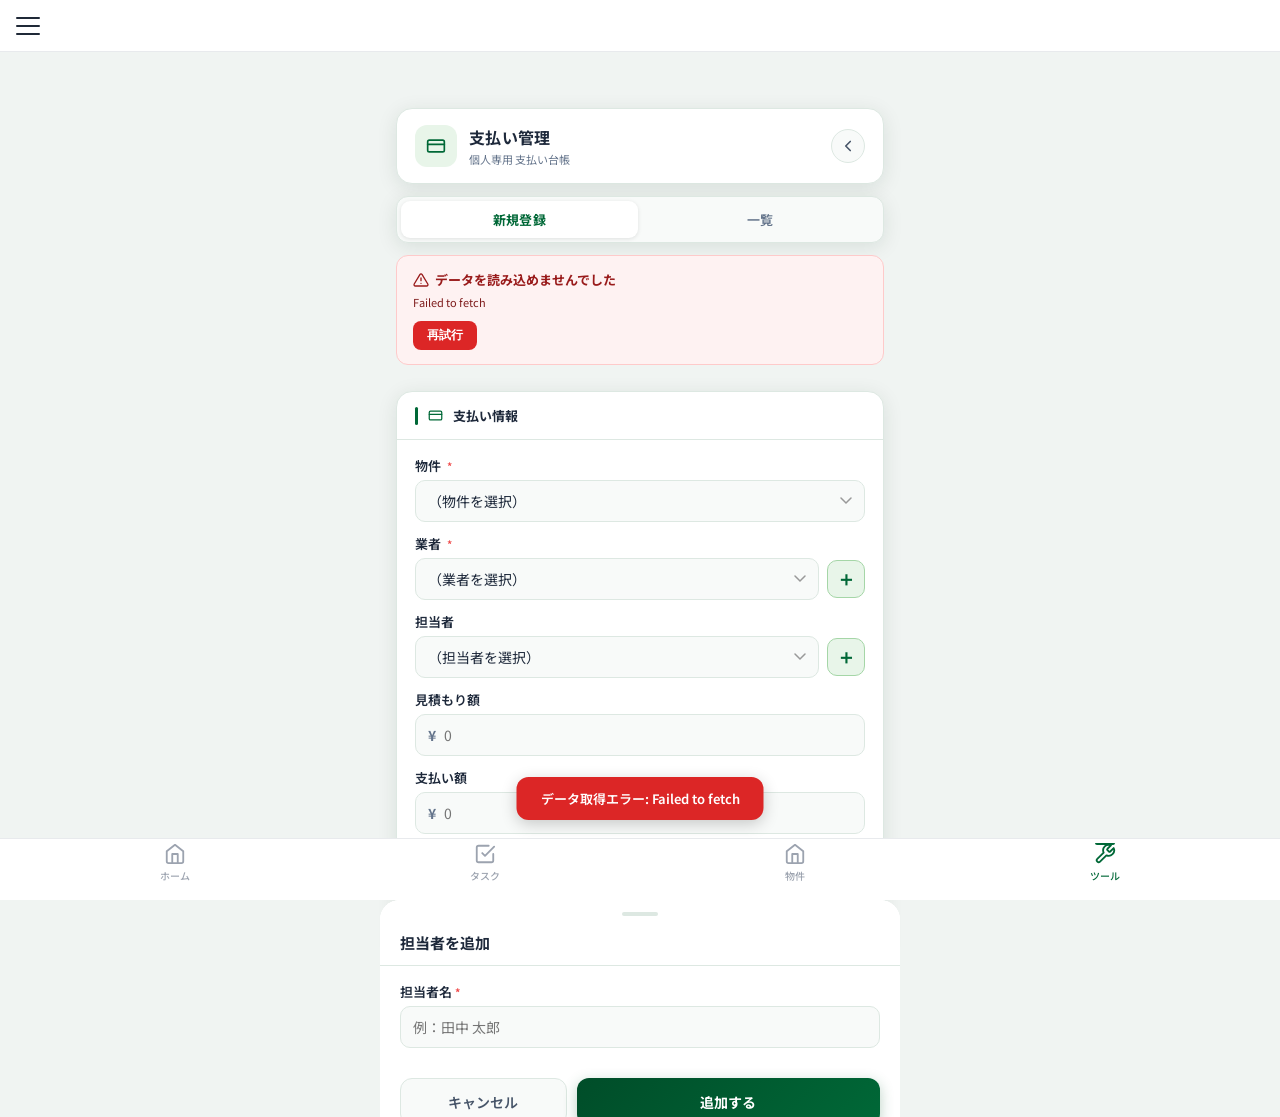
<file: tools/payment.html>
<!DOCTYPE html>
<html lang="ja">
<head>
  <meta charset="UTF-8">
  <meta name="viewport" content="width=device-width, initial-scale=1.0, maximum-scale=5.0">
  <meta name="apple-mobile-web-app-capable" content="yes">
  <meta name="apple-mobile-web-app-status-bar-style" content="default">
  <link rel="manifest" href="../manifest.json">
  <title>支払い管理 — m's hub</title>
  <link href="https://fonts.googleapis.com/css2?family=Noto+Sans+JP:wght@400;500;600;700&family=DM+Mono:wght@400;500&display=swap" rel="stylesheet">
  <link rel="stylesheet" href="_tool-common.css">
  <script src="_tool-common.js"></script>
  <style>
    /* ===== デザイントークン（ライト） ===== */
    :root {
      --sfc-dark:    #004d29;
      --sfc-primary: #006837;
      --sfc-light:   #e8f5e9;
      --sfc-border:  #a5d6a7;
      --bg:          #f0f4f2;
      --surface:     #ffffff;
      --surface2:    #f8faf9;
      --border:      #dde8e2;
      --text1:       #1e293b;
      --text2:       #475569;
      --text3:       #64748b;
      --red:         #ef4444;
      --check-on:    #2D8A4E;
      --shadow-lg:   0 4px 20px rgba(0,50,30,0.10);
    }
    @media (prefers-color-scheme: dark) {
      :root {
        --sfc-dark:    #0a6b3a;
        --sfc-primary: #34d399;
        --sfc-light:   #064e3b;
        --sfc-border:  #065f46;
        --bg:          #0f1419;
        --surface:     #1a1f26;
        --surface2:    #242a33;
        --border:      #2d3b33;
        --text1:       #f3f4f6;
        --text2:       #d1d5db;
        --text3:       #9ca3af;
        --red:         #f87171;
        --check-on:    #34d399;
      }
      body { color-scheme: dark; }
    }

    /* ===== ベース ===== */
    * { box-sizing: border-box; margin: 0; padding: 0; }
    body {
      font-family: 'Noto Sans JP', sans-serif;
      font-size: 15px;
      background: var(--bg);
      color: var(--text1);
      min-height: 100vh;
      padding: 0 0 calc(74px + env(safe-area-inset-bottom, 0px));
      -webkit-font-smoothing: antialiased;
    }

    /* ===== レイアウト ===== */
    .app-wrap {
      max-width: 520px;
      margin: 0 auto;
      padding: 8px 16px 24px;
      display: flex;
      flex-direction: column;
      gap: 12px;
    }

    /* ===== アプリヘッダー ===== */
    .app-header {
      background: var(--surface);
      border: 1px solid var(--border);
      border-radius: 16px;
      padding: 16px 18px;
      display: flex; align-items: center; gap: 12px;
      box-shadow: var(--shadow-lg);
    }
    .app-header-icon {
      width: 42px; height: 42px;
      background: var(--sfc-light);
      border-radius: 12px;
      display: flex; align-items: center; justify-content: center;
      flex-shrink: 0;
    }
    .app-header-icon svg {
      width: 20px; height: 20px;
      stroke: var(--sfc-primary); fill: none;
      stroke-width: 2; stroke-linecap: round; stroke-linejoin: round;
    }
    .app-header-title { font-size: 16px; font-weight: 700; color: var(--text1); letter-spacing: 0.02em; }
    .app-header-sub   { font-size: 11px; color: var(--text3); margin-top: 2px; }
    .btn-back {
      margin-left: auto;
      display: flex; align-items: center; justify-content: center;
      width: 34px; height: 34px;
      border-radius: 50%;
      background: var(--surface2);
      border: 1.5px solid var(--border);
      cursor: pointer;
      flex-shrink: 0;
      -webkit-tap-highlight-color: transparent;
      transition: background 0.15s;
    }
    .btn-back:active { background: var(--border); }
    .btn-back svg {
      width: 18px; height: 18px;
      stroke: var(--text2); fill: none;
      stroke-width: 2.2; stroke-linecap: round; stroke-linejoin: round;
    }

    /* ===== セグメントコントロール（タブ） ===== */
    .seg-ctrl {
      display: flex;
      background: var(--surface2);
      border: 1px solid var(--border);
      border-radius: 12px;
      padding: 4px;
      gap: 4px;
      box-shadow: var(--shadow-lg);
    }
    .seg-btn {
      flex: 1;
      padding: 9px 0;
      font-size: 13px; font-weight: 600;
      font-family: 'Noto Sans JP', sans-serif;
      color: var(--text3);
      background: transparent;
      border: none; border-radius: 9px;
      cursor: pointer;
      transition: background 0.15s, color 0.15s, box-shadow 0.15s;
      -webkit-tap-highlight-color: transparent;
      letter-spacing: 0.02em;
    }
    .seg-btn.active {
      background: var(--surface);
      color: var(--sfc-primary);
      font-weight: 700;
      box-shadow: 0 1px 4px rgba(0,0,0,0.10);
    }

    /* ===== タブパネル ===== */
    .tab-panel { display: none; }
    .tab-panel.active { display: flex; flex-direction: column; gap: 12px; }

    /* ===== セクションカード ===== */
    .section {
      background: var(--surface);
      border: 1px solid var(--border);
      border-radius: 16px;
      overflow: hidden;
      box-shadow: var(--shadow-lg);
    }
    .section-head {
      display: flex; align-items: center; gap: 10px;
      padding: 14px 18px;
      border-bottom: 1px solid var(--border);
    }
    .section-head::before {
      content: ''; width: 3px; height: 18px;
      background: var(--sfc-primary);
      border-radius: 2px; flex-shrink: 0;
    }
    .section-head svg {
      width: 15px; height: 15px;
      stroke: var(--sfc-primary); fill: none;
      stroke-width: 2; stroke-linecap: round; stroke-linejoin: round;
      flex-shrink: 0;
    }
    .section-title { font-size: 13px; font-weight: 700; color: var(--text1); }
    .section-body  { padding: 16px 18px; display: flex; flex-direction: column; gap: 12px; }

    /* ===== フィールド ===== */
    .field { display: flex; flex-direction: column; gap: 5px; }
    .field-label {
      font-size: 13px; font-weight: 600; color: var(--text1);
    }
    .field-label .req { color: var(--red); font-size: 11px; margin-left: 3px; font-weight: 500; }

    /* select に + ボタンを添える行 */
    .select-row { display: flex; gap: 8px; align-items: center; }
    .select-row select { flex: 1; min-width: 0; }
    .btn-add {
      flex-shrink: 0;
      width: 38px; height: 38px;
      border-radius: 10px;
      border: 1.5px solid var(--sfc-border);
      background: var(--sfc-light);
      color: var(--sfc-primary);
      font-size: 20px; line-height: 1;
      cursor: pointer;
      display: flex; align-items: center; justify-content: center;
      font-weight: 700; font-family: sans-serif;
      transition: background 0.15s;
      -webkit-tap-highlight-color: transparent;
    }
    .btn-add:active { background: var(--sfc-border); }

    /* ¥ prefix ラッパー */
    .yen-wrap {
      display: flex; align-items: center;
      border: 1.5px solid var(--border);
      border-radius: 10px;
      background: var(--surface2);
      transition: border-color 0.2s, box-shadow 0.2s;
      overflow: hidden;
    }
    .yen-wrap:focus-within {
      border-color: var(--sfc-primary);
      box-shadow: 0 0 0 3px rgba(45, 138, 78, 0.12);
    }
    .yen-prefix {
      padding: 0 4px 0 12px;
      font-size: 14px; font-weight: 700;
      color: var(--text3); flex-shrink: 0; user-select: none;
    }
    .yen-wrap input[type="number"] {
      flex: 1; min-width: 0;
      border: none !important; background: transparent !important;
      box-shadow: none !important; border-radius: 0;
      padding: 10px 12px 10px 4px;
      font-size: 14px; font-family: 'Noto Sans JP', sans-serif;
      color: var(--text1);
      -webkit-appearance: none; appearance: none; outline: none;
    }
    .yen-wrap input[type="number"]::-webkit-inner-spin-button,
    .yen-wrap input[type="number"]::-webkit-outer-spin-button { -webkit-appearance: none; }

    /* 共通フォームコントロール */
    input[type="text"],
    select,
    textarea {
      display: block; width: 100%;
      padding: 10px 12px;
      font-size: 14px; font-family: 'Noto Sans JP', sans-serif;
      border: 1.5px solid var(--border);
      border-radius: 10px;
      background: var(--surface2);
      color: var(--text1);
      -webkit-appearance: none; appearance: none;
      transition: border-color 0.2s, box-shadow 0.2s;
    }
    input[type="text"]:focus,
    select:focus,
    textarea:focus {
      outline: none;
      border-color: var(--sfc-primary);
      box-shadow: 0 0 0 3px rgba(45, 138, 78, 0.12);
    }
    select {
      background-image: url("data:image/svg+xml,%3Csvg xmlns='http://www.w3.org/2000/svg' width='12' height='8' viewBox='0 0 12 8'%3E%3Cpath d='M1 1l5 5 5-5' stroke='%23999' stroke-width='1.5' fill='none' stroke-linecap='round'/%3E%3C/svg%3E");
      background-repeat: no-repeat;
      background-position: right 12px center;
      padding-right: 32px;
    }
    textarea { resize: vertical; min-height: 72px; }

    /* ===== 登録ボタン ===== */
    .btn-submit {
      width: 100%;
      padding: 14px;
      background: linear-gradient(135deg, var(--sfc-dark) 0%, var(--sfc-primary) 100%);
      color: #fff;
      font-size: 14px; font-weight: 700;
      font-family: 'Noto Sans JP', sans-serif;
      border: none; border-radius: 14px;
      cursor: pointer;
      box-shadow: 0 4px 14px rgba(29, 107, 64, 0.35);
      -webkit-tap-highlight-color: transparent;
      transition: opacity 0.15s;
      letter-spacing: 0.03em;
    }
    .btn-submit:active   { opacity: 0.85; }
    .btn-submit:disabled { opacity: 0.45; cursor: not-allowed; }

    /* ===== 絞り込みタブ（ピル型） ===== */
    .filter-tabs {
      display: flex;
      gap: 6px;
    }
    .filter-tab {
      flex: 1;
      padding: 8px 4px;
      border: 1.5px solid var(--border);
      border-radius: 20px;
      background: var(--surface2);
      color: var(--text2);
      font-size: 12px; font-weight: 600;
      font-family: 'Noto Sans JP', sans-serif;
      cursor: pointer;
      -webkit-tap-highlight-color: transparent;
      transition: background 0.15s, color 0.15s, border-color 0.15s;
    }
    .filter-tab.active {
      background: var(--sfc-primary);
      border-color: var(--sfc-primary);
      color: #fff;
    }

    /* ===== 合計バー ===== */
    .total-bar {
      display: flex; gap: 0;
      background: var(--sfc-light);
      border: 1px solid var(--sfc-border);
      border-radius: 12px;
      padding: 12px 14px;
      gap: 4px;
    }
    .total-bar-item { display: flex; flex-direction: column; gap: 2px; flex: 1; }
    .total-bar-label { color: var(--sfc-primary); font-size: 10px; font-weight: 700; letter-spacing: 0.04em; }
    .total-bar-value { color: var(--text1); font-weight: 700; font-family: 'DM Mono', monospace; font-size: 12px; }

    /* ===== 検索結果リスト ===== */
    .result-list  { display: flex; flex-direction: column; gap: 10px; }
    .result-empty {
      text-align: center; color: var(--text3);
      font-size: 13px; padding: 32px 0;
    }
    .payment-card {
      background: var(--surface);
      border: 1px solid var(--border);
      border-radius: 14px;
      padding: 14px 16px;
      position: relative;
      box-shadow: var(--shadow-lg);
    }
    .payment-card-title {
      font-size: 14px; font-weight: 700;
      color: var(--text1);
      margin-bottom: 4px;
      padding-right: 60px;
    }
    .payment-card-count { font-size: 11px; color: var(--text3); margin-bottom: 10px; }
    .payment-card-meta {
      display: grid; grid-template-columns: repeat(3, 1fr);
      gap: 6px;
    }
    .payment-card-meta-item { display: flex; flex-direction: column; gap: 2px; }
    .payment-card-meta-label {
      font-size: 10px; font-weight: 600;
      color: var(--text3); letter-spacing: 0.04em;
    }
    .payment-card-meta-value {
      font-size: 13px; font-weight: 700;
      color: var(--text1); font-variant-numeric: tabular-nums;
    }
    .payment-card-meta-value.diff-positive { color: var(--red); }
    .payment-card-meta-value.diff-negative { color: var(--check-on); }
    .btn-edit {
      position: absolute; top: 14px; right: 14px;
      padding: 5px 12px;
      font-size: 12px; font-weight: 600;
      font-family: 'Noto Sans JP', sans-serif;
      background: var(--sfc-light);
      color: var(--sfc-primary);
      border: 1.5px solid var(--sfc-border);
      border-radius: 8px; cursor: pointer;
      -webkit-tap-highlight-color: transparent;
      transition: background 0.15s;
    }
    .btn-edit:active { background: var(--sfc-border); }

    /* --- 個別明細行 --- */
    .payment-card-header { cursor: pointer; position: relative; }
    .payment-card-header .payment-card-title { margin-bottom: 4px; }
    .payment-card-chevron {
      position: absolute; top: 2px; right: 0;
      width: 18px; height: 18px; color: var(--text3);
      transition: transform 0.2s;
      pointer-events: none;
    }
    .payment-card.expanded .payment-card-chevron { transform: rotate(180deg); }
    .payment-item-list {
      display: none;
      margin: 10px -16px -14px;
      border-top: 1px solid var(--border);
    }
    .payment-card.expanded .payment-item-list { display: block; }
    .payment-item-row {
      display: flex; align-items: center; gap: 10px;
      padding: 10px 16px;
      border-bottom: 1px solid var(--border);
    }
    .payment-item-row:last-child { border-bottom: none; }
    .payment-item-info { flex: 1; min-width: 0; }
    .payment-item-sub {
      font-size: 11px; color: var(--text3);
      margin-bottom: 3px;
      white-space: nowrap; overflow: hidden; text-overflow: ellipsis;
    }
    .payment-item-amounts { font-size: 12px; color: var(--text1); font-variant-numeric: tabular-nums; }
    .payment-item-actions { display: flex; gap: 6px; flex-shrink: 0; }
    .btn-item-edit, .btn-item-delete {
      padding: 4px 10px; font-size: 11px; font-weight: 600;
      border-radius: 8px; cursor: pointer; border: 1.5px solid;
      font-family: 'Noto Sans JP', sans-serif;
      -webkit-tap-highlight-color: transparent;
      transition: background 0.15s;
    }
    .btn-item-edit { background: var(--sfc-light); color: var(--sfc-primary); border-color: var(--sfc-border); }
    .btn-item-edit:active { background: var(--sfc-border); }
    .btn-item-delete { background: #fff5f5; color: #e53e3e; border-color: #fed7d7; }
    .btn-item-delete:active { background: #fed7d7; }

    /* ===== ボトムシート共通 ===== */
    .sheet-overlay {
      display: none; position: fixed; inset: 0;
      background: rgba(0,0,0,0.45); z-index: 200;
    }
    .sheet-overlay.open { display: block; }
    .sheet {
      position: fixed; bottom: 0; left: 0; right: 0;
      background: var(--surface);
      border-radius: 20px 20px 0 0;
      padding: 0 0 calc(24px + env(safe-area-inset-bottom, 0px));
      z-index: 201; max-width: 520px; margin: 0 auto;
      transform: translateY(100%);
      transition: transform 0.3s cubic-bezier(0.25, 0.46, 0.45, 0.94);
      max-height: 85vh; overflow-y: auto;
    }
    .sheet.open { transform: translateY(0); }
    .sheet-handle {
      width: 36px; height: 4px; border-radius: 2px;
      background: var(--border); margin: 12px auto 0;
    }
    .sheet-title {
      font-size: 15px; font-weight: 700; color: var(--text1);
      padding: 16px 20px 12px;
      border-bottom: 1px solid var(--border);
      margin-bottom: 16px;
    }
    .sheet-field { padding: 0 20px; margin-bottom: 14px; }
    .sheet-field-label {
      display: block; font-size: 13px; font-weight: 600;
      color: var(--text1); margin-bottom: 5px;
    }
    .sheet-actions { display: flex; gap: 10px; padding: 16px 20px 0; }
    .btn-cancel {
      flex: 1; padding: 13px;
      font-size: 14px; font-weight: 600;
      font-family: 'Noto Sans JP', sans-serif;
      background: var(--surface2); color: var(--text2);
      border: 1.5px solid var(--border); border-radius: 12px;
      cursor: pointer; -webkit-tap-highlight-color: transparent;
      transition: background 0.15s;
    }
    .btn-cancel:active { background: var(--border); }
    .btn-primary {
      flex: 2; padding: 13px;
      font-size: 14px; font-weight: 700;
      font-family: 'Noto Sans JP', sans-serif;
      background: linear-gradient(135deg, var(--sfc-dark) 0%, var(--sfc-primary) 100%);
      color: #fff; border: none; border-radius: 12px;
      cursor: pointer; -webkit-tap-highlight-color: transparent;
      box-shadow: 0 4px 14px rgba(29,107,64,0.3);
      transition: opacity 0.15s;
    }
    .btn-primary:active   { opacity: 0.85; }
    .btn-primary:disabled { opacity: 0.45; cursor: not-allowed; }

    /* ===== トースト ===== */
    .toast {
      position: fixed;
      bottom: calc(80px + env(safe-area-inset-bottom, 0px));
      left: 50%; transform: translateX(-50%) translateY(20px);
      background: #1e293b; color: #fff;
      padding: 12px 24px; border-radius: 12px;
      font-size: 13px; font-weight: 600;
      box-shadow: 0 4px 16px rgba(0,0,0,0.2);
      opacity: 0;
      transition: opacity 0.3s, transform 0.3s;
      z-index: 500; pointer-events: none;
      max-width: 90vw; text-align: center;
    }
    .toast.show  { opacity: 1; transform: translateX(-50%) translateY(0); }
    .toast.error { background: #dc2626; }

    /* ===== ローディング ===== */
  </style>
</head>
<body>

<!-- ===== トップバー ===== -->
<div class="tool-top-bar">
  <button onclick="openToolDrawer()" aria-label="メニューを開く">
    <span></span><span></span><span></span>
  </button>
</div>

<div class="app-wrap">

  <!-- ===== ヘッダー ===== -->
  <div class="app-header">
    <div class="app-header-icon">
      <svg viewBox="0 0 24 24"><rect x="2" y="5" width="20" height="14" rx="2"/><line x1="2" y1="10" x2="22" y2="10"/></svg>
    </div>
    <div>
      <div class="app-header-title">支払い管理</div>
      <div class="app-header-sub">個人専用 支払い台帳</div>
    </div>
    <button class="btn-back" onclick="history.back()" aria-label="戻る">
      <svg viewBox="0 0 24 24"><polyline points="15 18 9 12 15 6"/></svg>
    </button>
  </div>

  <!-- ===== セグメントコントロール（タブ） ===== -->
  <div class="seg-ctrl">
    <button class="seg-btn active" id="tabBtnRegister" onclick="switchTab('register')">新規登録</button>
    <button class="seg-btn"        id="tabBtnList"     onclick="switchTab('list')">一覧</button>
  </div>

  <!-- mainScreen: タブコンテンツ全体（JS から表示切替） -->
  <div id="mainScreen" style="display:none">

    <!-- ===== 新規登録タブ ===== -->
    <div class="tab-panel active" id="panelRegister">

      <div class="section">
        <div class="section-head">
          <svg viewBox="0 0 24 24"><rect x="2" y="5" width="20" height="14" rx="2"/><line x1="2" y1="10" x2="22" y2="10"/></svg>
          <span class="section-title">支払い情報</span>
        </div>
        <div class="section-body">

          <div class="field">
            <label class="field-label">物件 <span class="req">*</span></label>
            <select id="regProperty">
              <option value="">（物件を選択）</option>
            </select>
          </div>

          <div class="field">
            <label class="field-label">業者 <span class="req">*</span></label>
            <div class="select-row">
              <select id="regVendor" onchange="onRegVendorChange()">
                <option value="">（業者を選択）</option>
              </select>
              <button class="btn-add" onclick="openSheet('vendorSheet')" title="業者を追加">＋</button>
            </div>
          </div>

          <div class="field">
            <label class="field-label">担当者</label>
            <div class="select-row">
              <select id="regContact">
                <option value="">（担当者を選択）</option>
              </select>
              <button class="btn-add" onclick="openSheet('contactSheet')" title="担当者を追加">＋</button>
            </div>
          </div>

          <div class="field">
            <label class="field-label">見積もり額</label>
            <div class="yen-wrap">
              <span class="yen-prefix">¥</span>
              <input type="number" id="regEstimate" min="0" placeholder="0">
            </div>
          </div>

          <div class="field">
            <label class="field-label">支払い額</label>
            <div class="yen-wrap">
              <span class="yen-prefix">¥</span>
              <input type="number" id="regPayment" min="0" placeholder="0">
            </div>
          </div>

          <div class="field">
            <label class="field-label">備考</label>
            <textarea id="regMemo" placeholder="メモを入力（任意）"></textarea>
          </div>

        </div>
      </div>

      <button class="btn-submit" id="regSubmitBtn" onclick="submitPayment()">Notion に登録する</button>

    </div><!-- /panelRegister -->

    <!-- ===== 一覧タブ ===== -->
    <div class="tab-panel" id="panelList">

      <div class="section">
        <div class="section-head">
          <svg viewBox="0 0 24 24"><line x1="8" y1="6" x2="21" y2="6"/><line x1="8" y1="12" x2="21" y2="12"/><line x1="8" y1="18" x2="21" y2="18"/><line x1="3" y1="6" x2="3.01" y2="6"/><line x1="3" y1="12" x2="3.01" y2="12"/><line x1="3" y1="18" x2="3.01" y2="18"/></svg>
          <span class="section-title">絞り込み</span>
        </div>
        <div class="section-body">
          <div class="filter-tabs">
            <button class="filter-tab active" id="ftab-property" onclick="switchFilterTab('property')">物件</button>
            <button class="filter-tab" id="ftab-vendor"   onclick="switchFilterTab('vendor')">業者</button>
            <button class="filter-tab" id="ftab-contact"  onclick="switchFilterTab('contact')">担当者</button>
          </div>
          <div class="filter-panel" id="fpanel-property">
            <select id="filterProperty" onchange="searchPayments()">
              <option value="">すべての物件</option>
            </select>
          </div>
          <div class="filter-panel" id="fpanel-vendor" style="display:none">
            <select id="filterVendor" onchange="searchPayments()">
              <option value="">すべての業者</option>
            </select>
          </div>
          <div class="filter-panel" id="fpanel-contact" style="display:none">
            <select id="filterContact" onchange="searchPayments()">
              <option value="">すべての担当者</option>
            </select>
          </div>
          <div id="totalBar" class="total-bar" style="display:none"></div>
        </div>
      </div>

      <div id="resultList" class="result-list">
        <div class="result-empty">データを読み込み中...</div>
      </div>

    </div><!-- /panelList -->

  </div><!-- /mainScreen -->

</div><!-- /app-wrap -->

<!-- ===== トースト ===== -->
<div class="toast" id="toast"></div>

<!-- ===== 支払い編集ボトムシート ===== -->
<div class="sheet-overlay" id="editOverlay" onclick="closeSheet('editSheet')"></div>
<div class="sheet" id="editSheet">
  <div class="sheet-handle"></div>
  <div class="sheet-title">支払い編集</div>
  <input type="hidden" id="editPageId">
  <div class="sheet-field">
    <label class="sheet-field-label">見積もり額</label>
    <div class="yen-wrap">
      <span class="yen-prefix">¥</span>
      <input type="number" id="editEstimate" min="0" placeholder="0">
    </div>
  </div>
  <div class="sheet-field">
    <label class="sheet-field-label">支払い額</label>
    <div class="yen-wrap">
      <span class="yen-prefix">¥</span>
      <input type="number" id="editPayment" min="0" placeholder="0">
    </div>
  </div>
  <div class="sheet-field">
    <label class="sheet-field-label">備考</label>
    <textarea id="editMemo" placeholder="メモを入力（任意）"></textarea>
  </div>
  <div class="sheet-actions">
    <button class="btn-cancel" onclick="closeSheet('editSheet')">キャンセル</button>
    <button class="btn-primary" id="editSubmitBtn" onclick="updatePayment()">更新する</button>
  </div>
</div>

<!-- ===== 業者追加ボトムシート ===== -->
<div class="sheet-overlay" id="vendorOverlay" onclick="closeSheet('vendorSheet')"></div>
<div class="sheet" id="vendorSheet">
  <div class="sheet-handle"></div>
  <div class="sheet-title">業者を追加</div>
  <div class="sheet-field">
    <label class="sheet-field-label">業者名 <span style="color:var(--red);font-size:11px">*</span></label>
    <input type="text" id="newVendorName" placeholder="例：田中電気工業">
  </div>
  <div class="sheet-field">
    <label class="sheet-field-label">業種</label>
    <input type="text" id="newVendorType" placeholder="例：電気工事">
  </div>
  <div class="sheet-actions">
    <button class="btn-cancel" onclick="closeSheet('vendorSheet')">キャンセル</button>
    <button class="btn-primary" id="vendorSubmitBtn" onclick="addVendor()">追加する</button>
  </div>
</div>

<!-- ===== 担当者追加ボトムシート ===== -->
<div class="sheet-overlay" id="contactOverlay" onclick="closeSheet('contactSheet')"></div>
<div class="sheet" id="contactSheet">
  <div class="sheet-handle"></div>
  <div class="sheet-title">担当者を追加</div>
  <div class="sheet-field">
    <label class="sheet-field-label">担当者名 <span style="color:var(--red);font-size:11px">*</span></label>
    <input type="text" id="newContactName" placeholder="例：田中 太郎">
  </div>
  <div class="sheet-actions">
    <button class="btn-cancel" onclick="closeSheet('contactSheet')">キャンセル</button>
    <button class="btn-primary" id="contactSubmitBtn" onclick="addContact()">追加する</button>
  </div>
</div>

<script src="../config.js"></script>
<script>
// ================================================================
// GAS 設定（URLは config.js で一元管理）
// ================================================================
const GAS_URL = GAS_URLS.PAYMENT;

// ================================================================
// データキャッシュ
// ================================================================
let allProperties = [];
let allVendors    = [];
let allContacts   = [];

// ================================================================
// 起動
// ================================================================
(function boot() {
  const main = document.getElementById('mainScreen');
  if (main) {
    main.style.display    = 'flex';
    main.style.flexDirection = 'column';
    main.style.gap        = '12px';
  }
  window._ptrRefresh = init;
  init();
})();

// ================================================================
// GAS 共通呼び出し
// ================================================================
async function callGas(mode, params = {}) {
  const url = new URL(GAS_URL);
  url.searchParams.set('mode', mode);
  Object.entries(params).forEach(([k, v]) => {
    if (v !== undefined && v !== '') url.searchParams.set(k, v);
  });
  const res = await fetch(url.toString());
  if (!res.ok) throw new Error('HTTP ' + res.status);
  return res.json();
}

// ================================================================
// 初期化：全マスタデータ取得
// ================================================================
async function init() {
  // 既存のエラーバナーを除去（再試行時）
  document.querySelectorAll('.init-error-banner').forEach(el => el.remove());
  showToolLoading('データ取得中...');
  try {
    const r = await callGas('getAllFormData');
    if (!r.ok) throw new Error(r.error || 'データ取得失敗');
    const d = r.data;
    allProperties = d.properties || [];
    allVendors    = d.vendors    || [];
    allContacts   = d.contacts   || [];
    populateAllSelects();
  } catch (e) {
    // JSON解析エラー＝古いGASがHTML返している可能性
    const isJsonErr = e instanceof SyntaxError || e.message.includes('token') || e.message.includes('JSON');
    const msg = isJsonErr
      ? 'GASの再デプロイが必要です。gas-payment-management.gs を更新してデプロイしてください。'
      : 'データ取得エラー: ' + e.message;
    showToast(msg, true);
    // エラー表示をフォーム上部に "バナー" として挿入（DOM を破壊しない）
    const banner = `
      <div class="init-error-banner" style="background:#fef2f2;border:1px solid #fecaca;border-radius:12px;padding:14px 16px;margin-bottom:14px;color:#991b1b;font-size:13px;line-height:1.55;">
        <div style="display:flex;align-items:center;gap:6px;font-weight:700;margin-bottom:4px;">
          <svg width="16" height="16" viewBox="0 0 24 24" fill="none" stroke="currentColor" stroke-width="2" stroke-linecap="round" stroke-linejoin="round"><path d="M10.29 3.86L1.82 18a2 2 0 001.71 3h16.94a2 2 0 001.71-3L13.71 3.86a2 2 0 00-3.42 0z"/><line x1="12" y1="9" x2="12" y2="13"/><line x1="12" y1="17" x2="12.01" y2="17"/></svg>
          データを読み込めませんでした
        </div>
        <div style="font-size:11px;color:#7f1d1d;margin-bottom:10px;word-break:break-word;">
          ${isJsonErr ? 'GAS を最新版に再デプロイしてください' : e.message}
        </div>
        <button onclick="init()" style="padding:6px 14px;background:#dc2626;color:#fff;border:none;border-radius:8px;font-size:12px;font-weight:600;cursor:pointer;">再試行</button>
      </div>`;
    const panel = document.getElementById('panelRegister');
    if (panel) panel.insertAdjacentHTML('afterbegin', banner);
  } finally {
    hideToolLoading();
  }
}

// ================================================================
// select 生成ヘルパー
// ================================================================
function populateAllSelects() {
  buildPropertyOptions('regProperty',    '',   '（物件を選択）');
  buildPropertyOptions('filterProperty', '',   'すべての物件');
  buildVendorOptions('regVendor',        '',   '（業者を選択）');
  buildVendorOptions('filterVendor',     '',   'すべての業者');
  buildContactOptions('regContact',      '',   null);
  buildFilterContactOptions();
  // 初期ロード時に全件表示
  searchPayments();
}

function buildFilterContactOptions() {
  const sel = document.getElementById('filterContact');
  if (!sel) return;
  const current = sel.value;
  sel.innerHTML = '<option value="">すべての担当者</option>';
  allContacts.forEach(c => {
    const opt = document.createElement('option');
    opt.value = c.id;
    // 同姓対策：名前のあとに（業者名）を付加
    const vendor = c.vendorIds && c.vendorIds.length
      ? allVendors.find(v => v.id === c.vendorIds[0])
      : null;
    opt.textContent = c.name + (vendor ? `（${vendor.name}）` : '');
    if (c.id === current) opt.selected = true;
    sel.appendChild(opt);
  });
}

let _activeFilterTab = 'property';

function switchFilterTab(tab) {
  _activeFilterTab = tab;
  ['property', 'vendor', 'contact'].forEach(t => {
    const btn   = document.getElementById('ftab-'   + t);
    const panel = document.getElementById('fpanel-' + t);
    if (btn)   btn.classList.toggle('active', t === tab);
    if (panel) panel.style.display = t === tab ? 'block' : 'none';
    // 非アクティブタブのselectをリセット
    if (t !== tab) {
      const sel = document.getElementById('filter' + t[0].toUpperCase() + t.slice(1));
      if (sel) sel.value = '';
    }
  });
  searchPayments();
}

function buildPropertyOptions(selId, selected, placeholder) {
  const sel = document.getElementById(selId);
  sel.innerHTML = `<option value="">${placeholder}</option>`;
  allProperties.forEach(p => {
    const opt = document.createElement('option');
    opt.value = p.id;
    opt.textContent = p.name;
    if (p.id === selected) opt.selected = true;
    sel.appendChild(opt);
  });
}

function buildVendorOptions(selId, selected, placeholder) {
  const sel = document.getElementById(selId);
  sel.innerHTML = `<option value="">${placeholder}</option>`;
  allVendors.forEach(v => {
    const opt = document.createElement('option');
    opt.value = v.id;
    opt.textContent = v.name + (v.type ? `（${v.type}）` : '');
    if (v.id === selected) opt.selected = true;
    sel.appendChild(opt);
  });
}

function buildContactOptions(selId, selected, vendorId) {
  const sel = document.getElementById(selId);
  sel.innerHTML = '<option value="">（担当者を選択）</option>';
  const list = vendorId
    ? allContacts.filter(c => Array.isArray(c.vendorIds) && c.vendorIds.includes(vendorId))
    : allContacts;
  list.forEach(c => {
    const opt = document.createElement('option');
    opt.value = c.id;
    opt.textContent = c.name;
    if (c.id === selected) opt.selected = true;
    sel.appendChild(opt);
  });
}

// 業者変更 → 担当者を再フィルタリング
function onRegVendorChange() {
  const vendorId = document.getElementById('regVendor').value;
  buildContactOptions('regContact', '', vendorId || null);
}

// ================================================================
// タブ切り替え
// ================================================================
function switchTab(tab) {
  const isReg = tab === 'register';
  document.getElementById('panelRegister').classList.toggle('active', isReg);
  document.getElementById('panelList').classList.toggle('active',     !isReg);
  document.getElementById('tabBtnRegister').classList.toggle('active', isReg);
  document.getElementById('tabBtnList').classList.toggle('active',     !isReg);
}

// ================================================================
// ボトムシート開閉
// ================================================================
function openSheet(sheetId) {
  const overlayId = sheetId.replace('Sheet', 'Overlay');
  document.getElementById(overlayId).classList.add('open');
  requestAnimationFrame(() => {
    requestAnimationFrame(() => {
      document.getElementById(sheetId).classList.add('open');
    });
  });
}

function closeSheet(sheetId) {
  const overlayId = sheetId.replace('Sheet', 'Overlay');
  document.getElementById(sheetId).classList.remove('open');
  setTimeout(() => { document.getElementById(overlayId).classList.remove('open'); }, 300);
}

// ================================================================
// 新規登録
// ================================================================
async function submitPayment() {
  const propertyId = document.getElementById('regProperty').value;
  const vendorId   = document.getElementById('regVendor').value;
  const contactId  = document.getElementById('regContact').value;
  const estimate   = document.getElementById('regEstimate').value;
  const payment    = document.getElementById('regPayment').value;
  const memo       = document.getElementById('regMemo').value.trim();

  if (!propertyId) { showToast('物件を選択してください', true); return; }
  if (!vendorId)   { showToast('業者を選択してください', true);  return; }

  const property     = allProperties.find(p => p.id === propertyId);
  const vendor       = allVendors.find(v => v.id === vendorId);
  const propertyName = property ? property.name : '';
  const vendorName   = vendor   ? vendor.name   : '';

  const btn = document.getElementById('regSubmitBtn');
  btn.disabled = true;
  btn.textContent = '登録中...';

  try {
    const r = await callGas('submitPayment', {
      propertyId,
      vendorId,
      contactId:    contactId  || undefined,
      propertyName,
      vendorName,
      estimate:     estimate   || undefined,
      payment:      payment    || undefined,
      memo:         memo       || undefined,
    });
    if (!r.ok) throw new Error(r.error || '登録失敗');
    showToast('Notion に登録しました');
    // フォームリセット
    document.getElementById('regProperty').value = '';
    document.getElementById('regVendor').value   = '';
    document.getElementById('regEstimate').value = '';
    document.getElementById('regPayment').value  = '';
    document.getElementById('regMemo').value     = '';
    buildContactOptions('regContact', '', null);
  } catch (e) {
    showToast('エラー: ' + e.message, true);
  } finally {
    btn.disabled = false;
    btn.textContent = 'Notion に登録する';
  }
}

// ================================================================
// 一覧検索
// ================================================================
let _searchTimer = null;
async function searchPayments() {
  // 連続変更時はデバウンス（300ms）
  clearTimeout(_searchTimer);
  _searchTimer = setTimeout(_doSearch, 300);
}

async function _doSearch() {
  const propertyId = document.getElementById('filterProperty').value;
  const vendorId   = document.getElementById('filterVendor').value;
  const contactId  = document.getElementById('filterContact').value;

  const resultList = document.getElementById('resultList');
  resultList.innerHTML = '<div class="loading-wrap"><div class="spinner"></div>読み込み中...</div>';

  try {
    const r = await callGas('searchPayments', {
      propertyId: propertyId || undefined,
      vendorId:   vendorId   || undefined,
      contactId:  contactId  || undefined,
    });
    if (!r.ok) throw new Error(r.error || '検索失敗');
    let data = r.data || [];
    // GASが担当者フィルターに対応していない場合はクライアント側でフィルタ
    if (contactId) {
      data = data.filter(item => item.contactId === contactId);
    }
    renderResults(data);
  } catch (e) {
    resultList.innerHTML = `<div class="result-empty">エラー: ${escHtml(e.message)}</div>`;
    showToast('検索エラー: ' + e.message, true);
  }
}

function renderResults(items) {
  const resultList = document.getElementById('resultList');
  const totalBar   = document.getElementById('totalBar');

  // 表示名を補完（contactLabel はマスタから生成）
  items.forEach(item => {
    if (!item.propertyName && item.propertyId) {
      const p = allProperties.find(p => p.id === item.propertyId);
      if (p) item.propertyName = p.name;
    }
    if (!item.vendorName && item.vendorId) {
      const v = allVendors.find(v => v.id === item.vendorId);
      if (v) item.vendorName = v.name;
    }
    if (!item.contactLabel && item.contactId) {
      const c = allContacts.find(c => c.id === item.contactId);
      if (c) {
        const v = c.vendorIds && c.vendorIds.length
          ? allVendors.find(v => v.id === c.vendorIds[0]) : null;
        item.contactLabel = c.name + (v ? `（${v.name}）` : '');
      }
    }
  });

  // タブに応じたグループキーとラベル
  function itemGroupKey(item) {
    if (_activeFilterTab === 'property') return item.propertyId || '__none__';
    if (_activeFilterTab === 'vendor')   return item.vendorId   || '__none__';
    return item.contactId || '__none__';
  }
  function itemGroupLabel(item) {
    if (_activeFilterTab === 'property') return item.propertyName || '（物件名なし）';
    if (_activeFilterTab === 'vendor')   return item.vendorName   || '（業者名なし）';
    return item.contactLabel || '（担当者名なし）';
  }

  // グループ集計
  const groupMap = {};
  const groupOrder = [];
  items.forEach(item => {
    const key = itemGroupKey(item);
    if (!groupMap[key]) {
      groupMap[key] = { label: itemGroupLabel(item), count: 0, estimate: 0, payment: 0, items: [] };
      groupOrder.push(key);
    }
    groupMap[key].count++;
    groupMap[key].estimate += Number(item.estimate) || 0;
    groupMap[key].payment  += Number(item.payment)  || 0;
    groupMap[key].items.push(item);
  });
  const groups = groupOrder.map(k => groupMap[k]);

  // 合計バー（全件ベース）
  if (totalBar) {
    if (!items.length) {
      totalBar.style.display = 'none';
    } else {
      const totalEst  = items.reduce((s, i) => s + (Number(i.estimate) || 0), 0);
      const totalPay  = items.reduce((s, i) => s + (Number(i.payment)  || 0), 0);
      const totalDiff = totalPay - totalEst;
      const fmtY = v => '¥' + v.toLocaleString();
      totalBar.style.display = 'flex';
      totalBar.innerHTML = `
        <div class="total-bar-item"><span class="total-bar-label">件数</span><span class="total-bar-value">${items.length}件</span></div>
        <div class="total-bar-item"><span class="total-bar-label">見積合計</span><span class="total-bar-value">${fmtY(totalEst)}</span></div>
        <div class="total-bar-item"><span class="total-bar-label">支払合計</span><span class="total-bar-value">${fmtY(totalPay)}</span></div>
        <div class="total-bar-item"><span class="total-bar-label">差額合計</span><span class="total-bar-value" style="color:${totalDiff > 0 ? 'var(--check-on)' : totalDiff < 0 ? 'var(--red)' : 'var(--text1)'}">${totalDiff >= 0 ? '+' : ''}${fmtY(totalDiff)}</span></div>`;
    }
  }

  if (!items.length) {
    resultList.innerHTML = '<div class="result-empty">該当する支払い記録がありません</div>';
    return;
  }

  const fmtYen  = v => '¥' + v.toLocaleString();
  const fmtDiff = v => (v >= 0 ? '+' : '') + '¥' + v.toLocaleString();

  const fmtY = v => (v != null && v !== '') ? '¥' + Number(v).toLocaleString() : '—';

  resultList.innerHTML = groups.map(g => {
    const diff = g.payment - g.estimate;
    const diffColor = diff > 0 ? 'var(--check-on)' : diff < 0 ? 'var(--red)' : 'var(--text1)';

    const itemRows = g.items.map(item => {
      const subParts = [];
      if (_activeFilterTab !== 'property' && item.propertyName) subParts.push(item.propertyName);
      if (_activeFilterTab !== 'vendor'   && item.vendorName)   subParts.push(item.vendorName);
      if (_activeFilterTab !== 'contact'  && item.contactLabel) subParts.push(item.contactLabel);
      if (item.memo) subParts.push(item.memo);
      const sub = subParts.join(' · ') || '—';
      return `<div class="payment-item-row" data-item="${escAttr(JSON.stringify(item))}">
  <div class="payment-item-info">
    <div class="payment-item-sub">${escHtml(sub)}</div>
    <div class="payment-item-amounts">見積 ${fmtY(item.estimate)} / 支払 ${fmtY(item.payment)}</div>
  </div>
  <div class="payment-item-actions">
    <button class="btn-item-edit" onclick="openEditSheet(event,this)">編集</button>
    <button class="btn-item-delete" onclick="deletePaymentItem(event,this)">削除</button>
  </div>
</div>`;
    }).join('');

    return `
<div class="payment-card">
  <div class="payment-card-header" onclick="toggleGroup(this.parentElement)">
    <div class="payment-card-title">${escHtml(g.label)}</div>
    <div class="payment-card-count">${g.count}件</div>
    <svg class="payment-card-chevron" viewBox="0 0 24 24" fill="none" stroke="currentColor" stroke-width="2.5" stroke-linecap="round"><polyline points="6 9 12 15 18 9"/></svg>
  </div>
  <div class="payment-card-meta">
    <div class="payment-card-meta-item">
      <span class="payment-card-meta-label">見積合計</span>
      <span class="payment-card-meta-value">${fmtYen(g.estimate)}</span>
    </div>
    <div class="payment-card-meta-item">
      <span class="payment-card-meta-label">支払合計</span>
      <span class="payment-card-meta-value">${fmtYen(g.payment)}</span>
    </div>
    <div class="payment-card-meta-item">
      <span class="payment-card-meta-label">差額</span>
      <span class="payment-card-meta-value" style="color:${diffColor}">${fmtDiff(diff)}</span>
    </div>
  </div>
  <div class="payment-item-list">${itemRows}</div>
</div>`;
  }).join('');
}

// ================================================================
// グループ展開/折りたたみ
// ================================================================
function toggleGroup(card) {
  card.classList.toggle('expanded');
}

// ================================================================
// 支払い編集
// ================================================================
function openEditSheet(e, btn) {
  e.stopPropagation();
  const row  = btn.closest('.payment-item-row');
  const item = JSON.parse(row.dataset.item);
  document.getElementById('editPageId').value   = item.id       || '';
  document.getElementById('editEstimate').value = item.estimate != null ? item.estimate : '';
  document.getElementById('editPayment').value  = item.payment  != null ? item.payment  : '';
  document.getElementById('editMemo').value     = item.memo     || '';
  openSheet('editSheet');
}

// ================================================================
// 支払い削除
// ================================================================
async function deletePaymentItem(e, btn) {
  e.stopPropagation();
  const row  = btn.closest('.payment-item-row');
  const item = JSON.parse(row.dataset.item);
  if (!confirm('この支払い記録を削除しますか？\nこの操作は元に戻せません。')) return;
  btn.disabled = true;
  try {
    const r = await callGas('deletePayment', { pageId: item.id });
    if (!r.ok) throw new Error(r.error || '削除失敗');
    showToast('削除しました');
    await searchPayments();
  } catch (err) {
    showToast('エラー: ' + err.message, true);
    btn.disabled = false;
  }
}

async function updatePayment() {
  const pageId   = document.getElementById('editPageId').value;
  const estimate = document.getElementById('editEstimate').value;
  const payment  = document.getElementById('editPayment').value;
  const memo     = document.getElementById('editMemo').value.trim();

  if (!pageId) { showToast('ページ ID が取得できません', true); return; }

  const btn = document.getElementById('editSubmitBtn');
  btn.disabled = true;
  btn.textContent = '更新中...';

  try {
    const r = await callGas('updatePayment', {
      pageId,
      estimate: estimate || undefined,
      payment:  payment  || undefined,
      memo:     memo     || undefined,
    });
    if (!r.ok) throw new Error(r.error || '更新失敗');
    closeSheet('editSheet');
    showToast('更新しました');
    await searchPayments();
  } catch (e) {
    showToast('エラー: ' + e.message, true);
  } finally {
    btn.disabled = false;
    btn.textContent = '更新する';
  }
}

// ================================================================
// 業者追加
// ================================================================
async function addVendor() {
  const name = document.getElementById('newVendorName').value.trim();
  const type = document.getElementById('newVendorType').value.trim();
  if (!name) { showToast('業者名を入力してください', true); return; }

  const btn = document.getElementById('vendorSubmitBtn');
  btn.disabled = true;
  btn.textContent = '追加中...';

  try {
    const r = await callGas('addNewVendor', { name, type: type || undefined });
    if (!r.ok) throw new Error(r.error || '追加失敗');
    const nv = r.data;
    allVendors.push(nv);
    buildVendorOptions('regVendor',    nv.id, '（業者を選択）');
    buildVendorOptions('filterVendor', '',    'すべての業者');
    onRegVendorChange();
    closeSheet('vendorSheet');
    document.getElementById('newVendorName').value = '';
    document.getElementById('newVendorType').value = '';
    showToast(`「${nv.name}」を追加しました`);
  } catch (e) {
    showToast('エラー: ' + e.message, true);
  } finally {
    btn.disabled = false;
    btn.textContent = '追加する';
  }
}

// ================================================================
// 担当者追加
// ================================================================
async function addContact() {
  const name     = document.getElementById('newContactName').value.trim();
  const vendorId = document.getElementById('regVendor').value;
  if (!name) { showToast('担当者名を入力してください', true); return; }

  const btn = document.getElementById('contactSubmitBtn');
  btn.disabled = true;
  btn.textContent = '追加中...';

  try {
    const r = await callGas('addNewContact', { name, vendorId: vendorId || undefined });
    if (!r.ok) throw new Error(r.error || '追加失敗');
    const nc = r.data;
    allContacts.push(nc);
    buildContactOptions('regContact', nc.id, vendorId || null);
    buildFilterContactOptions();
    closeSheet('contactSheet');
    document.getElementById('newContactName').value = '';
    showToast(`「${nc.name}」を追加しました`);
  } catch (e) {
    showToast('エラー: ' + e.message, true);
  } finally {
    btn.disabled = false;
    btn.textContent = '追加する';
  }
}

// ================================================================
// ユーティリティ
// ================================================================
function showToast(msg, isError) {
  const t = document.getElementById('toast');
  t.textContent = msg;
  t.className = 'toast show' + (isError ? ' error' : '');
  clearTimeout(t._tid);
  t._tid = setTimeout(() => { t.className = 'toast'; }, 3500);
}

function escHtml(str) {
  return String(str)
    .replace(/&/g, '&amp;')
    .replace(/</g, '&lt;')
    .replace(/>/g, '&gt;')
    .replace(/"/g, '&quot;');
}

function escAttr(str) {
  return String(str).replace(/"/g, '&quot;').replace(/'/g, '&#39;');
}

// 戻るボタンは btn-back (history.back()) で処理
</script>

<!-- ===== 簡易サイドドロワー（CSS は _tool-common.css） ===== -->
<div class="tdrawer-overlay" id="toolDrawerOverlay" onclick="closeToolDrawer()"></div>
<nav class="tdrawer" id="toolDrawer">
  <div class="tdrawer-head"><div class="tdrawer-head-title">m's hub</div></div>
  <div class="tdrawer-sec">メイン</div>
  <a class="tdrawer-item" href="../index.html"><svg viewBox="0 0 24 24"><path d="M3 9l9-7 9 7v11a2 2 0 01-2 2H5a2 2 0 01-2-2V9z"/><polyline points="9 22 9 12 15 12 15 22"/></svg>ホーム</a>
  <a class="tdrawer-item" href="../index.html?tab=tasks"><svg viewBox="0 0 24 24"><path d="M9 11l3 3L22 4"/><path d="M21 12v7a2 2 0 01-2 2H5a2 2 0 01-2-2V5a2 2 0 012-2h11"/></svg>タスク</a>
  <a class="tdrawer-item" href="../index.html?tab=week"><svg viewBox="0 0 24 24"><rect x="3" y="4" width="18" height="18" rx="2"/><line x1="3" y1="10" x2="21" y2="10"/><line x1="9" y1="2" x2="9" y2="6"/><line x1="15" y1="2" x2="15" y2="6"/></svg>予定</a>
  <a class="tdrawer-item" href="../index.html?tab=properties"><svg viewBox="0 0 24 24"><path d="M3 9l9-7 9 7v11a2 2 0 01-2 2H5a2 2 0 01-2-2V9z"/><polyline points="9 22 9 12 15 12 15 22"/></svg>物件ボード</a>
  <div class="tdrawer-sep"></div>
  <div class="tdrawer-sec">ツール</div>
  <a class="tdrawer-item" href="./inspection.html"><svg viewBox="0 0 24 24"><path d="M14 2H6a2 2 0 00-2 2v16a2 2 0 002 2h12a2 2 0 002-2V8z"/><polyline points="14 2 14 8 20 8"/><line x1="16" y1="13" x2="8" y2="13"/><line x1="16" y1="17" x2="8" y2="17"/></svg>検査依頼</a>
  <a class="tdrawer-item active" href="./payment.html"><svg viewBox="0 0 24 24"><rect x="2" y="5" width="20" height="14" rx="2"/><line x1="2" y1="10" x2="22" y2="10"/></svg>支払い管理</a>
  <a class="tdrawer-item" href="./property.html"><svg viewBox="0 0 24 24"><circle cx="12" cy="12" r="10"/><line x1="12" y1="8" x2="12" y2="16"/><line x1="8" y1="12" x2="16" y2="12"/></svg>新規物件登録</a>
  <div class="tdrawer-sep"></div>
  <div class="tdrawer-sec">外部サービス</div>
  <a class="tdrawer-item" href="https://calendar.google.com" target="_blank"><svg viewBox="0 0 24 24"><rect x="3" y="4" width="18" height="18" rx="2"/><line x1="3" y1="10" x2="21" y2="10"/><line x1="9" y1="2" x2="9" y2="6"/><line x1="15" y1="2" x2="15" y2="6"/></svg>Google カレンダー<svg class="tdrawer-ext" viewBox="0 0 24 24"><path d="M18 13v6a2 2 0 01-2 2H5a2 2 0 01-2-2V8a2 2 0 012-2h6"/><polyline points="15 3 21 3 21 9"/><line x1="10" y1="14" x2="21" y2="3"/></svg></a>
  <a class="tdrawer-item" href="https://notion.so" target="_blank"><svg viewBox="0 0 24 24"><path d="M4 4h16v4H4zm0 6h16v2H4zm0 4h16v2H4zm0 4h10v2H4z"/></svg>Notion<svg class="tdrawer-ext" viewBox="0 0 24 24"><path d="M18 13v6a2 2 0 01-2 2H5a2 2 0 01-2-2V8a2 2 0 012-2h6"/><polyline points="15 3 21 3 21 9"/><line x1="10" y1="14" x2="21" y2="3"/></svg></a>
  <a class="tdrawer-item" href="https://tasks.google.com" target="_blank"><svg viewBox="0 0 24 24"><path d="M9 11l3 3L22 4"/><path d="M21 12v7a2 2 0 01-2 2H5a2 2 0 01-2-2V5a2 2 0 012-2h11"/></svg>Google Tasks<svg class="tdrawer-ext" viewBox="0 0 24 24"><path d="M18 13v6a2 2 0 01-2 2H5a2 2 0 01-2-2V8a2 2 0 012-2h6"/><polyline points="15 3 21 3 21 9"/><line x1="10" y1="14" x2="21" y2="3"/></svg></a>
</nav>

<!-- ===== ボトムナビ（CSS は _tool-common.css） ===== -->
<nav class="tool-bottom-nav">
  <a class="tni" href="../index.html"><svg viewBox="0 0 24 24"><path d="M3 9l9-7 9 7v11a2 2 0 01-2 2H5a2 2 0 01-2-2V9z"/><polyline points="9 22 9 12 15 12 15 22"/></svg><span class="tni-lbl">ホーム</span></a>
  <a class="tni" href="../index.html?tab=tasks"><svg viewBox="0 0 24 24"><path d="M9 11l3 3L22 4"/><path d="M21 12v7a2 2 0 01-2 2H5a2 2 0 01-2-2V5a2 2 0 012-2h11"/></svg><span class="tni-lbl">タスク</span></a>
  <a class="tni" href="../index.html?tab=properties"><svg viewBox="0 0 24 24"><path d="M3 9l9-7 9 7v11a2 2 0 01-2 2H5a2 2 0 01-2-2V9z"/><polyline points="9 22 9 12 15 12 15 22"/></svg><span class="tni-lbl">物件</span></a>
  <a class="tni active" href="../index.html?tab=tools"><svg viewBox="0 0 24 24"><path d="M14.7 6.3a1 1 0 0 0 0 1.4l1.6 1.6a1 1 0 0 0 1.4 0l3.77-3.77a6 6 0 0 1-7.94 7.94l-6.91 6.91a2.12 2.12 0 0 1-3-3l6.91-6.91a6 6 0 0 1 7.94-7.94l-3.76 3.76z"/></svg><span class="tni-lbl">ツール</span></a>
</nav>
</body>
</html>
</file>
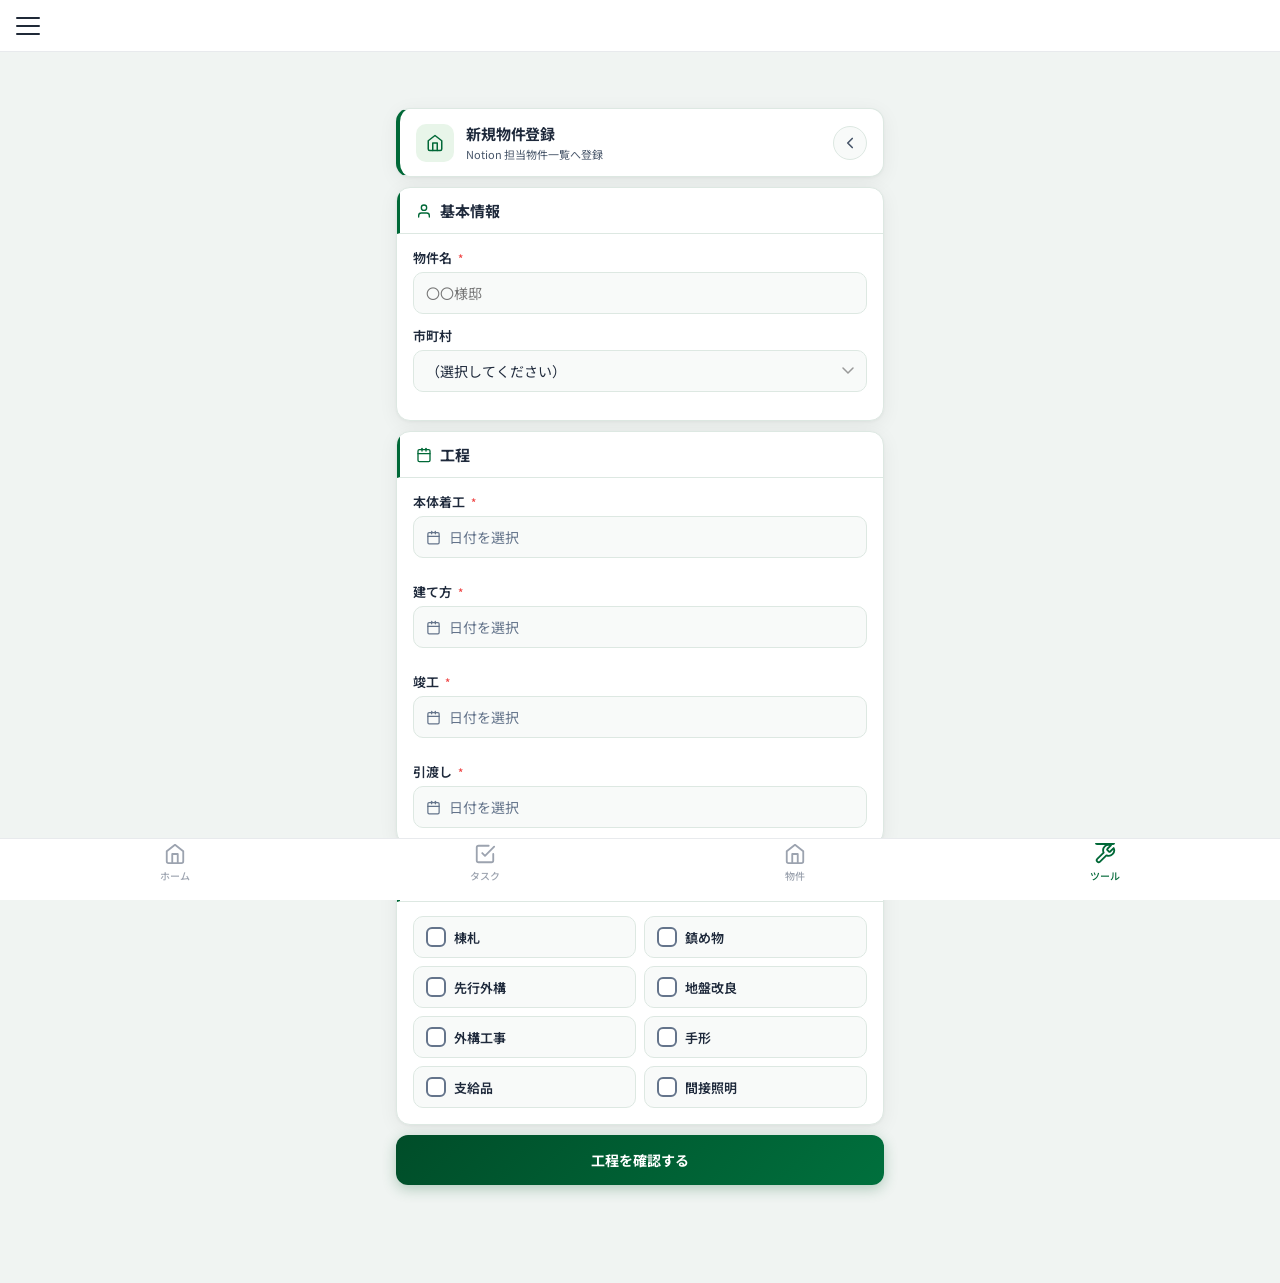
<file: tools/property.html>
<!DOCTYPE html>
<html lang="ja">
<head>
  <meta charset="UTF-8">
  <meta name="viewport" content="width=device-width, initial-scale=1.0, maximum-scale=5.0">
  <meta name="apple-mobile-web-app-capable" content="yes">
  <meta name="apple-mobile-web-app-status-bar-style" content="default">
  <link rel="manifest" href="../manifest.json">
  <title>新規物件登録 — m's hub</title>
  <link href="https://fonts.googleapis.com/css2?family=Noto+Sans+JP:wght@400;500;600;700&family=DM+Mono:wght@400;500&display=swap" rel="stylesheet">
  <link rel="stylesheet" href="_tool-common.css">
  <script defer src="_tool-common.js"></script>
  <style>
    /* ===== カラートークン（ライト） ===== */
    :root {
      --sfc-dark:    #004d29;
      --sfc-primary: #006837;
      --sfc-light:   #e8f5e9;
      --sfc-border:  #a5d6a7;
      --bg:          #f0f4f2;
      --surface:     #ffffff;
      --surface2:    #f8faf9;
      --border:      #dde8e2;
      --text1:       #1e293b;
      --text2:       #475569;
      --text3:       #64748b;
      --red:         #ef4444;
      --check-on:    #2D8A4E;
      --shadow-sm:   0 1px 2px rgba(15,25,20,0.04);
      --shadow-lg:   0 4px 20px rgba(15,25,20,0.06), 0 1px 3px rgba(15,25,20,0.04);
    }
    /* ===== カラートークン（ダーク） ===== */
    @media (prefers-color-scheme: dark) {
      :root {
        --sfc-dark:    #0a6b3a;
        --sfc-primary: #34d399;
        --sfc-light:   #064e3b;
        --sfc-border:  #065f46;
        --bg:          #0f1419;
        --surface:     #1a1f26;
        --surface2:    #242a33;
        --border:      #2d3b33;
        --text1:       #f3f4f6;
        --text2:       #d1d5db;
        --text3:       #9ca3af;
        --red:         #f87171;
        --check-on:    #34d399;
      }
      body { color-scheme: dark; }
    }

    /* ===== ベース ===== */
    * { box-sizing: border-box; margin: 0; padding: 0; }
    body {
      font-family: 'Noto Sans JP', sans-serif;
      font-size: 15px;
      background: var(--bg);
      color: var(--text1);
      min-height: 100vh;
      padding: 0 0 calc(74px + env(safe-area-inset-bottom, 0px));
      -webkit-font-smoothing: antialiased;
    }

    /* ===== メインカード ===== */
    .app-wrap {
      max-width: 520px;
      margin: 0 auto;
      padding: 8px 16px 24px;
    }
    /* ページヘッダー：グラデーションなし・左バー付きカード */
    .app-header {
      background: var(--surface);
      border: 1.5px solid var(--border);
      border-left: 4px solid var(--sfc-primary);
      border-radius: 14px;
      padding: 14px 16px;
      display: flex;
      align-items: center;
      gap: 12px;
      margin-bottom: 10px;
      box-shadow: var(--shadow-lg);
    }
    .app-header-icon {
      width: 38px; height: 38px;
      border-radius: 10px;
      background: var(--sfc-light);
      display: flex; align-items: center; justify-content: center;
      flex-shrink: 0;
    }
    .app-header-icon svg {
      width: 18px; height: 18px;
      stroke: var(--sfc-primary); fill: none;
      stroke-width: 2; stroke-linecap: round; stroke-linejoin: round;
    }
    .app-header-title { font-size: 15px; font-weight: 700; letter-spacing: -0.01em; color: var(--text1); }
    .app-header-sub { font-size: 11px; color: var(--text2); margin-top: 2px; }
    .btn-back {
      margin-left: auto;
      display: flex; align-items: center; justify-content: center;
      width: 34px; height: 34px;
      border-radius: 50%;
      background: var(--surface2);
      border: 1.5px solid var(--border);
      cursor: pointer;
      flex-shrink: 0;
      -webkit-tap-highlight-color: transparent;
      transition: background 0.15s;
    }
    .btn-back:active { background: var(--border); }
    .btn-back svg {
      width: 18px; height: 18px;
      stroke: var(--text2); fill: none;
      stroke-width: 2.2; stroke-linecap: round; stroke-linejoin: round;
    }

    /* フォーム本体：透明（各セクションがカードになる） */
    .form-body {
      background: transparent;
      border: none;
      padding: 0;
    }

    /* ===== セクションカード ===== */
    .section {
      background: var(--surface);
      border: 1.5px solid var(--border);
      border-radius: 14px;
      margin-bottom: 10px;
      overflow: hidden;
      box-shadow: var(--shadow-lg);
    }
    .section-head {
      display: flex;
      align-items: center;
      gap: 8px;
      padding: 12px 16px;
      border-bottom: 1px solid var(--border);
      border-left: 3px solid var(--sfc-primary);
    }
    .section-icon {
      width: 16px; height: 16px;
      stroke: var(--sfc-primary); fill: none;
      stroke-width: 2; stroke-linecap: round; stroke-linejoin: round;
      flex-shrink: 0;
    }
    .section-title {
      font-size: 15px;
      font-weight: 700;
      color: var(--text1);
      letter-spacing: -0.01em;
    }
    .section-body {
      padding: 14px 16px 16px;
    }

    /* ===== フィールド ===== */
    .field { margin-bottom: 12px; }
    .field:last-child { margin-bottom: 0; }
    .field-label {
      display: block;
      font-size: 13px;
      font-weight: 600;
      color: var(--text1);
      margin-bottom: 5px;
    }
    .field-label .req {
      color: var(--red);
      font-size: 11px;
      margin-left: 3px;
      font-weight: 500;
    }
    input[type="text"],
    input[type="date"],
    select {
      display: block;
      width: 100%;
      padding: 10px 12px;
      font-size: 14px;
      font-family: 'Noto Sans JP', sans-serif;
      border: 1.5px solid var(--border);
      border-radius: 10px;
      background: var(--surface2);
      color: var(--text1);
      -webkit-appearance: none;
      appearance: none;
      transition: border-color 0.2s, box-shadow 0.2s;
    }
    input[type="text"]:focus,
    input[type="date"]:focus,
    select:focus {
      outline: none;
      border-color: var(--sfc-primary);
      box-shadow: 0 0 0 3px rgba(45, 138, 78, 0.12);
    }
    select {
      background-image: url("data:image/svg+xml,%3Csvg xmlns='http://www.w3.org/2000/svg' width='12' height='8' viewBox='0 0 12 8'%3E%3Cpath d='M1 1l5 5 5-5' stroke='%23999' stroke-width='1.5' fill='none' stroke-linecap='round'/%3E%3C/svg%3E");
      background-repeat: no-repeat;
      background-position: right 12px center;
      padding-right: 32px;
    }
    /* 日付フィールド：透明オーバーレイ方式（ネイティブUIを完全に隠す） */
    .date-field-wrap {
      position: relative;
      display: flex;
      align-items: center;
      gap: 8px;
      border: 1.5px solid var(--border);
      border-radius: 10px;
      background: var(--surface2);
      padding: 10px 12px;
      cursor: pointer;
      transition: border-color 0.2s, box-shadow 0.2s;
    }
    .date-field-wrap:focus-within {
      border-color: var(--sfc-primary);
      box-shadow: 0 0 0 3px rgba(45, 138, 78, 0.12);
    }
    /* 透明オーバーレイ：見えないがタップ可能 */
    .date-field-wrap input[type="date"] {
      position: absolute;
      inset: 0;
      width: 100%;
      height: 100%;
      opacity: 0;
      cursor: pointer;
      border: none;
      background: transparent;
      padding: 0;
      margin: 0;
    }
    .date-field-wrap input[type="date"]::-webkit-calendar-picker-indicator {
      position: absolute;
      inset: 0;
      width: 100%;
      height: 100%;
      cursor: pointer;
      opacity: 0;
    }
    .date-cal-icon {
      width: 15px; height: 15px;
      stroke: var(--text3); fill: none;
      stroke-width: 2; stroke-linecap: round; stroke-linejoin: round;
      flex-shrink: 0; pointer-events: none;
    }
    .date-info {
      flex: 1;
      font-size: 14px;
      font-weight: 500;
      color: var(--text1);
      pointer-events: none;
    }
    .date-info.empty { color: var(--text3); font-weight: 400; }
    .date-fields {
      display: grid;
      grid-template-columns: 1fr;
      gap: 12px;
    }

    /* ===== チェック項目 ===== */
    .check-grid {
      display: grid;
      grid-template-columns: 1fr 1fr;
      gap: 8px;
    }
    @media (max-width: 300px) {
      .check-grid { grid-template-columns: 1fr; }
    }
    .check-item {
      display: flex;
      align-items: center;
      gap: 8px;
      padding: 10px 12px;
      border: 1.5px solid var(--border);
      border-radius: 10px;
      cursor: pointer;
      transition: background 0.15s, border-color 0.15s;
      -webkit-tap-highlight-color: transparent;
      background: var(--surface2);
    }
    .check-item:has(input:checked) {
      background: var(--sfc-light);
      border-color: var(--sfc-border);
    }
    .check-item:active { background: var(--sfc-light); }
    .check-item input[type="checkbox"] {
      width: 20px; height: 20px;
      border-radius: 6px;
      border: 2px solid var(--text3);
      appearance: none; -webkit-appearance: none;
      background: var(--surface);
      cursor: pointer;
      flex-shrink: 0;
      transition: all 0.15s;
      position: relative;
    }
    .check-item input[type="checkbox"]:checked {
      background: var(--check-on);
      border-color: var(--check-on);
    }
    .check-item input[type="checkbox"]:checked::after {
      content: '';
      position: absolute;
      left: 5px; top: 2px;
      width: 6px; height: 10px;
      border: 2.5px solid #fff;
      border-top: none; border-left: none;
      transform: rotate(45deg);
    }
    .check-item span {
      font-size: 13px;
      font-weight: 600;
      color: var(--text1);
    }
    .check-item:has(input:checked) span {
      color: var(--sfc-dark);
    }

    /* ===== 送信ボタン ===== */
    .btn-submit {
      display: block;
      width: 100%;
      margin: 10px 0 0;
      padding: 15px;
      background: linear-gradient(135deg, #004d29 0%, #00703d 100%);
      color: #fff;
      font-size: 14px;
      font-weight: 700;
      font-family: 'Noto Sans JP', sans-serif;
      border: none;
      border-radius: 12px;
      cursor: pointer;
      box-shadow: 0 4px 14px rgba(29, 107, 64, 0.3);
      -webkit-tap-highlight-color: transparent;
      transition: opacity 0.15s;
    }
    .btn-submit:active { opacity: 0.8; }
    .btn-submit:disabled { opacity: 0.5; cursor: not-allowed; }

    /* ===== 完了画面（フルスクリーン） ===== */
    .result-screen {
      display: none;
      position: fixed;
      inset: 0;
      background: var(--bg);
      flex-direction: column;
      align-items: center;
      justify-content: center;
      text-align: center;
      padding: 32px 24px calc(80px + env(safe-area-inset-bottom, 0px));
      z-index: 50;
    }
    .result-screen.show { display: flex; }
    .result-icon {
      width: 72px; height: 72px; border-radius: 50%;
      background: linear-gradient(135deg, #004d29 0%, #00703d 100%);
      margin: 0 auto 24px;
      display: flex; align-items: center; justify-content: center;
      box-shadow: 0 8px 24px rgba(0, 77, 41, 0.35);
    }
    .result-title {
      font-size: 22px; font-weight: 700;
      color: var(--sfc-primary);
      margin-bottom: 10px;
      letter-spacing: 0.04em;
    }
    .result-name {
      font-size: 17px; font-weight: 600;
      color: var(--text1);
      margin-bottom: 10px;
    }
    .result-sub {
      font-size: 13px;
      color: var(--text3);
      margin-bottom: 40px;
    }
    .btn-continue {
      display: inline-block;
      padding: 14px 40px;
      background: linear-gradient(135deg, #004d29 0%, #00703d 100%);
      color: #fff;
      font-size: 15px; font-weight: 700;
      border: none; border-radius: 14px;
      cursor: pointer;
      box-shadow: 0 4px 14px rgba(29, 107, 64, 0.3);
      font-family: 'Noto Sans JP', sans-serif;
      -webkit-tap-highlight-color: transparent;
    }

    /* ===== トースト ===== */
    .toast {
      position: fixed;
      bottom: calc(80px + env(safe-area-inset-bottom, 0px));
      left: 50%; transform: translateX(-50%) translateY(20px);
      background: #1e293b; color: #fff;
      padding: 12px 24px;
      border-radius: 12px;
      font-size: 13px; font-weight: 600;
      box-shadow: 0 4px 16px rgba(0,0,0,0.2);
      opacity: 0;
      transition: opacity 0.3s, transform 0.3s;
      z-index: 500;
      pointer-events: none;
      max-width: 90vw;
      text-align: center;
    }
    .toast.show {
      opacity: 1;
      transform: translateX(-50%) translateY(0);
    }
    .toast.error { background: #dc2626; }

    /* ===== 工程確認・編集画面（フルスクリーン） ===== */
    /* 開いているときはトップ/ボトムナビを隠す */
    body.schedule-open .tool-top-bar,
    body.schedule-open .tool-bottom-nav {
      display: none !important;
    }
    body.schedule-open {
      padding-top: 0 !important;
      padding-bottom: 0 !important;
    }
    .schedule-screen {
      display: none;
      position: fixed;
      inset: 0;
      background: var(--bg);
      z-index: 200;
      overflow-y: auto;
      padding-bottom: calc(84px + env(safe-area-inset-bottom, 0px));
    }
    .schedule-screen.show { display: block; }
    .schedule-header {
      background: var(--surface);
      border-bottom: 1.5px solid var(--border);
      border-left: 4px solid var(--sfc-primary);
      padding: 14px 16px;
      display: flex;
      align-items: center;
      gap: 12px;
      position: sticky;
      top: 0;
      z-index: 2;
      box-shadow: 0 2px 8px rgba(15,25,20,0.06);
      padding-top: calc(14px + env(safe-area-inset-top, 0px));
    }
    .sched-head-icon {
      width: 38px; height: 38px;
      border-radius: 10px;
      background: var(--sfc-light);
      display: flex; align-items: center; justify-content: center;
      flex-shrink: 0;
    }
    .sched-head-icon svg {
      width: 18px; height: 18px;
      stroke: var(--sfc-primary); fill: none;
      stroke-width: 2; stroke-linecap: round; stroke-linejoin: round;
    }
    .schedule-header-title {
      font-size: 15px;
      font-weight: 700;
      letter-spacing: -0.01em;
      color: var(--text1);
    }
    .schedule-header-sub {
      font-size: 11px;
      color: var(--text2);
      margin-top: 2px;
    }
    .schedule-list {
      padding: 10px 12px 20px;
      max-width: 620px;
      margin: 0 auto;
    }
    .schedule-item {
      background: var(--surface);
      border: 1.5px solid var(--border);
      border-radius: 12px;
      padding: 10px 12px 12px;
      margin-bottom: 8px;
      display: flex;
      gap: 10px;
      align-items: flex-start;
      box-shadow: var(--shadow-sm);
    }
    .schedule-item.is-base { border-left: 4px solid var(--sfc-primary); }
    .schedule-item.is-todo { border-left: 4px solid #f59e0b; }
    .schedule-item-num {
      flex-shrink: 0;
      width: 30px;
      height: 30px;
      border-radius: 8px;
      background: var(--sfc-light);
      color: var(--sfc-dark);
      font-size: 12px;
      font-weight: 800;
      font-family: 'DM Mono', monospace;
      display: flex;
      align-items: center;
      justify-content: center;
      letter-spacing: -0.02em;
    }
    .schedule-item-num.todo {
      background: #fef3c7;
      color: #92400e;
      font-size: 9px;
    }
    .schedule-item-num.base {
      background: var(--sfc-primary);
      color: #fff;
    }
    @media (prefers-color-scheme: dark) {
      .schedule-item-num.todo { background: #78350f; color: #fde68a; }
    }
    .schedule-item-body {
      flex: 1;
      min-width: 0;
      display: flex;
      flex-direction: column;
      gap: 5px;
    }
    .si-title {
      width: 100%;
      padding: 6px 10px;
      font-size: 13px;
      font-weight: 600;
      font-family: 'Noto Sans JP', sans-serif;
      border: 1.5px solid var(--border);
      border-radius: 8px;
      background: var(--surface);
      color: var(--text1);
      transition: border-color 0.15s, box-shadow 0.15s;
    }
    .si-title:focus {
      outline: none;
      border-color: var(--sfc-primary);
      box-shadow: 0 0 0 3px rgba(45, 138, 78, 0.15);
    }
    .si-datetime {
      display: flex;
      flex-direction: row;
      align-items: center;
      gap: 6px;
      flex-wrap: wrap;
    }
    .si-dt-row {
      display: flex;
      align-items: center;
      gap: 6px;
      flex-shrink: 0;
    }
    /* 日付ピッカー：ミニマル */
    .si-datepick {
      position: relative;
      display: flex;
      align-items: center;
      gap: 6px;
      background: var(--surface2);
      border-radius: 7px;
      padding: 6px 10px;
      cursor: pointer;
      font-size: 13px;
      font-weight: 600;
      font-family: 'Noto Sans JP', sans-serif;
      color: var(--text1);
      flex: 1;
      min-width: 0;
      transition: background 0.15s;
      -webkit-tap-highlight-color: transparent;
      user-select: none;
    }
    .si-datepick::before {
      content: '';
      width: 16px; height: 16px;
      flex-shrink: 0;
      background: no-repeat center/contain url("data:image/svg+xml,%3Csvg xmlns='http://www.w3.org/2000/svg' width='16' height='16' viewBox='0 0 24 24' fill='none' stroke='%23475569' stroke-width='2' stroke-linecap='round' stroke-linejoin='round'%3E%3Crect x='3' y='4' width='18' height='18' rx='2'/%3E%3Cline x1='3' y1='10' x2='21' y2='10'/%3E%3Cline x1='9' y1='2' x2='9' y2='6'/%3E%3Cline x1='15' y1='2' x2='15' y2='6'/%3E%3C/svg%3E");
      opacity: 0.7;
    }
    @media (prefers-color-scheme: dark) {
      .si-datepick::before {
        background-image: url("data:image/svg+xml,%3Csvg xmlns='http://www.w3.org/2000/svg' width='16' height='16' viewBox='0 0 24 24' fill='none' stroke='%23d1d5db' stroke-width='2' stroke-linecap='round' stroke-linejoin='round'%3E%3Crect x='3' y='4' width='18' height='18' rx='2'/%3E%3Cline x1='3' y1='10' x2='21' y2='10'/%3E%3Cline x1='9' y1='2' x2='9' y2='6'/%3E%3Cline x1='15' y1='2' x2='15' y2='6'/%3E%3C/svg%3E");
      }
    }
    .si-datepick:active { background: var(--sfc-light); }
    @media (prefers-color-scheme: dark) {
      .si-datepick:active { background: var(--sfc-border); }
    }
    .si-dp-label {
      pointer-events: none;
      white-space: nowrap;
      flex: 1;
    }
    .si-dp-label .dow {
      font-size: 12px;
      color: var(--text3);
      margin-left: 4px;
      font-weight: 600;
    }
    .si-dp-label .dow.sat { color: #3b82f6; }
    .si-dp-label .dow.sun { color: var(--red); }
    /* 実input は完全透明でオーバーレイ */
    .si-date {
      position: absolute;
      inset: 0;
      width: 100%;
      height: 100%;
      opacity: 0;
      cursor: pointer;
      border: none;
      background: transparent;
      font-family: inherit;
      -webkit-appearance: none;
      appearance: none;
      padding: 0;
      margin: 0;
      color: transparent;
    }
    .si-date::-webkit-calendar-picker-indicator {
      opacity: 0;
      width: 100%;
      height: 100%;
      cursor: pointer;
    }

    /* 時刻入力：ミニマル・ピル型 */
    .si-time {
      min-width: 60px;
      padding: 6px 8px;
      font-size: 13px;
      font-weight: 600;
      font-family: 'Noto Sans JP', sans-serif;
      border: none;
      border-radius: 7px;
      background: var(--surface2);
      color: var(--text1);
      text-align: center;
      text-align-last: center;
      -webkit-appearance: none;
      appearance: none;
      transition: background 0.15s;
      cursor: pointer;
      -webkit-tap-highlight-color: transparent;
      background-image: none;
    }
    .si-time:active { background: var(--sfc-light); }
    .si-time:focus {
      outline: none;
      background: var(--sfc-light);
    }
    @media (prefers-color-scheme: dark) {
      .si-time:active, .si-time:focus { background: var(--sfc-border); }
    }
    .si-sep {
      font-size: 13px;
      color: var(--text3);
      font-weight: 600;
      flex-shrink: 0;
    }
    .si-allday {
      font-size: 11px;
      font-weight: 700;
      color: var(--sfc-primary);
      background: var(--sfc-light);
      padding: 6px 10px;
      border-radius: 7px;
      text-align: center;
      flex-shrink: 0;
    }
    @media (prefers-color-scheme: dark) {
      .si-allday { background: var(--sfc-border); color: #86efac; }
    }
    .si-dow {
      font-size: 13px;
      font-weight: 700;
      color: var(--text2);
      white-space: nowrap;
    }
    .si-dow.sat { color: #3b82f6; }
    .si-dow.sun { color: var(--red); }
    .si-warn {
      font-size: 11px;
      color: var(--red);
      margin-top: 2px;
      background: #fef2f2;
      padding: 6px 10px;
      border-radius: 6px;
      border-left: 3px solid var(--red);
    }
    @media (prefers-color-scheme: dark) {
      .si-warn { background: #3f1414; }
    }

    /* ===== 確認画面の下部アクションバー ===== */
    .schedule-actions {
      position: fixed;
      left: 0; right: 0;
      bottom: 0;
      background: var(--surface);
      border-top: 1px solid var(--border);
      padding: 12px 14px calc(12px + env(safe-area-inset-bottom, 0px));
      display: flex;
      gap: 10px;
      z-index: 201;
      box-shadow: 0 -4px 14px rgba(0,0,0,0.06);
    }
    .btn-secondary {
      flex: 1;
      padding: 13px;
      background: var(--surface2);
      color: var(--text2);
      font-size: 14px;
      font-weight: 700;
      font-family: 'Noto Sans JP', sans-serif;
      border: 1.5px solid var(--border);
      border-radius: 12px;
      cursor: pointer;
      -webkit-tap-highlight-color: transparent;
    }
    .btn-primary {
      flex: 1.6;
      padding: 13px;
      background: linear-gradient(135deg, #004d29 0%, #00703d 100%);
      color: #fff;
      font-size: 14px;
      font-weight: 700;
      font-family: 'Noto Sans JP', sans-serif;
      border: none;
      border-radius: 12px;
      cursor: pointer;
      box-shadow: 0 4px 14px rgba(29, 107, 64, 0.3);
      -webkit-tap-highlight-color: transparent;
    }
    .btn-primary:disabled { opacity: 0.5; cursor: not-allowed; }
    .btn-secondary:disabled { opacity: 0.5; cursor: not-allowed; }
  </style>
</head>
<body>

<!-- ===== トップバー ===== -->
<div class="tool-top-bar">
  <button onclick="openToolDrawer()" aria-label="メニューを開く">
    <span></span><span></span><span></span>
  </button>
</div>

<div class="app-wrap">

  <!-- ===== ヘッダー ===== -->
  <div class="app-header">
    <div class="app-header-icon">
      <svg viewBox="0 0 24 24"><path d="M3 9l9-7 9 7v11a2 2 0 0 1-2 2H5a2 2 0 0 1-2-2z"/><polyline points="9 22 9 12 15 12 15 22"/></svg>
    </div>
    <div>
      <div class="app-header-title">新規物件登録</div>
      <div class="app-header-sub">Notion 担当物件一覧へ登録</div>
    </div>
    <button class="btn-back" onclick="history.back()" aria-label="戻る">
      <svg viewBox="0 0 24 24"><polyline points="15 18 9 12 15 6"/></svg>
    </button>
  </div>

  <!-- ===== フォーム本体 ===== -->
  <div class="form-body" id="formBody">
    <form id="regForm">

      <!-- 基本情報 -->
      <div class="section">
        <div class="section-head">
          <svg class="section-icon" viewBox="0 0 24 24"><path d="M20 21v-2a4 4 0 0 0-4-4H8a4 4 0 0 0-4 4v2"/><circle cx="12" cy="7" r="4"/></svg>
          <span class="section-title">基本情報</span>
        </div>
        <div class="section-body">
          <div class="field">
            <label class="field-label">物件名 <span class="req">*</span></label>
            <input type="text" name="物件名" id="propName" placeholder="〇〇様邸" required>
          </div>
          <div class="field">
            <label class="field-label">市町村</label>
            <select name="市町村" id="citySelect">
              <option value="">（選択してください）</option>
              <option>岐阜市</option><option>大垣市</option><option>高山市</option>
              <option>多治見市</option><option>関市</option><option>中津川市</option>
              <option>美濃市</option><option>瑞浪市</option><option>羽島市</option>
              <option>恵那市</option><option>美濃加茂市</option><option>土岐市</option>
              <option>各務原市</option><option>可児市</option><option>山県市</option>
              <option>瑞穂市</option><option>飛騨市</option><option>本巣市</option>
              <option>郡上市</option>
              <option value="__other__">その他（入力する）</option>
            </select>
          </div>
          <div class="field" id="cityOtherField" style="display:none">
            <input type="text" id="cityOther" placeholder="例：大野市" maxlength="20">
          </div>
        </div>
      </div>

      <!-- 工程 -->
      <div class="section">
        <div class="section-head">
          <svg class="section-icon" viewBox="0 0 24 24"><rect x="3" y="4" width="18" height="18" rx="2"/><line x1="3" y1="10" x2="21" y2="10"/><line x1="9" y1="2" x2="9" y2="6"/><line x1="15" y1="2" x2="15" y2="6"/></svg>
          <span class="section-title">工程</span>
        </div>
        <div class="section-body">
          <div class="date-fields">
            <div class="field">
              <label class="field-label">本体着工 <span class="req">*</span></label>
              <div class="date-field-wrap">
                <svg class="date-cal-icon" viewBox="0 0 24 24"><rect x="3" y="4" width="18" height="18" rx="2"/><line x1="3" y1="10" x2="21" y2="10"/><line x1="9" y1="2" x2="9" y2="6"/><line x1="15" y1="2" x2="15" y2="6"/></svg>
                <div id="dw_chakou" class="date-info empty">日付を選択</div>
                <input type="date" name="本体着工" id="d_chakou" onchange="updateDayLabel('d_chakou','dw_chakou')" required>
              </div>
            </div>
            <div class="field">
              <label class="field-label">建て方 <span class="req">*</span></label>
              <div class="date-field-wrap">
                <svg class="date-cal-icon" viewBox="0 0 24 24"><rect x="3" y="4" width="18" height="18" rx="2"/><line x1="3" y1="10" x2="21" y2="10"/><line x1="9" y1="2" x2="9" y2="6"/><line x1="15" y1="2" x2="15" y2="6"/></svg>
                <div id="dw_tatemae" class="date-info empty">日付を選択</div>
                <input type="date" name="建て方" id="d_tatemae" onchange="updateDayLabel('d_tatemae','dw_tatemae')" required>
              </div>
            </div>
            <div class="field">
              <label class="field-label">竣工 <span class="req">*</span></label>
              <div class="date-field-wrap">
                <svg class="date-cal-icon" viewBox="0 0 24 24"><rect x="3" y="4" width="18" height="18" rx="2"/><line x1="3" y1="10" x2="21" y2="10"/><line x1="9" y1="2" x2="9" y2="6"/><line x1="15" y1="2" x2="15" y2="6"/></svg>
                <div id="dw_shunko" class="date-info empty">日付を選択</div>
                <input type="date" name="竣工" id="d_shunko" onchange="updateDayLabel('d_shunko','dw_shunko')" required>
              </div>
            </div>
            <div class="field">
              <label class="field-label">引渡し <span class="req">*</span></label>
              <div class="date-field-wrap">
                <svg class="date-cal-icon" viewBox="0 0 24 24"><rect x="3" y="4" width="18" height="18" rx="2"/><line x1="3" y1="10" x2="21" y2="10"/><line x1="9" y1="2" x2="9" y2="6"/><line x1="15" y1="2" x2="15" y2="6"/></svg>
                <div id="dw_hiki" class="date-info empty">日付を選択</div>
                <input type="date" name="引渡し" id="d_hiki" onchange="updateDayLabel('d_hiki','dw_hiki')" required>
              </div>
            </div>
          </div>
        </div>
      </div>

      <!-- チェック項目 -->
      <div class="section">
        <div class="section-head">
          <svg class="section-icon" viewBox="0 0 24 24"><polyline points="9 11 12 14 22 4"/><path d="M21 12v7a2 2 0 0 1-2 2H5a2 2 0 0 1-2-2V5a2 2 0 0 1 2-2h11"/></svg>
          <span class="section-title">チェック項目</span>
        </div>
        <div class="section-body">
          <div class="check-grid">
            <label class="check-item"><input type="checkbox" name="棟札" value="on"> <span>棟札</span></label>
            <label class="check-item"><input type="checkbox" name="鎮物" value="on"> <span>鎮め物</span></label>
            <label class="check-item"><input type="checkbox" name="先外" value="on"> <span>先行外構</span></label>
            <label class="check-item"><input type="checkbox" name="改良" value="on"> <span>地盤改良</span></label>
            <label class="check-item"><input type="checkbox" name="外構" value="on"> <span>外構工事</span></label>
            <label class="check-item"><input type="checkbox" name="手形" value="on"> <span>手形</span></label>
            <label class="check-item"><input type="checkbox" name="支給品" value="on"> <span>支給品</span></label>
            <label class="check-item"><input type="checkbox" name="間接照明" value="on"> <span>間接照明</span></label>
          </div>
        </div>
      </div>

      <button type="submit" class="btn-submit" id="submitBtn">工程を確認する</button>
    </form>
  </div>

  <!-- ===== 工程確認・編集画面 ===== -->
  <div class="schedule-screen" id="scheduleScreen">
    <div class="schedule-header">
      <div class="sched-head-icon">
        <svg viewBox="0 0 24 24"><rect x="3" y="4" width="18" height="18" rx="2"/><line x1="3" y1="10" x2="21" y2="10"/><line x1="9" y1="2" x2="9" y2="6"/><line x1="15" y1="2" x2="15" y2="6"/></svg>
      </div>
      <div>
        <div class="schedule-header-title" id="schedHeaderTitle">工程確認・編集</div>
        <div class="schedule-header-sub" id="schedHeaderSub">内容を確認し、必要なら編集してください</div>
      </div>
    </div>
    <div class="schedule-list" id="scheduleList"></div>
    <div class="schedule-actions">
      <button type="button" class="btn-secondary" id="btnBack">戻る</button>
      <button type="button" class="btn-primary" id="btnConfirm">カレンダーに登録</button>
    </div>
  </div>

  <!-- ===== 完了画面 ===== -->
  <div class="result-screen" id="resultScreen">
    <div class="result-icon">
      <svg width="32" height="32" viewBox="0 0 24 24" fill="none" stroke="#fff" stroke-width="3" stroke-linecap="round" stroke-linejoin="round"><polyline points="20 6 9 17 4 12"/></svg>
    </div>
    <div class="result-title">登録完了</div>
    <div class="result-name" id="resultName"></div>
    <div class="result-sub">Notion 担当物件一覧に追加されました</div>
    <button class="btn-continue" onclick="resetForm()">続けて登録する</button>
  </div>

</div>

<!-- ===== トースト ===== -->
<div class="toast" id="toast"></div>

<script src="../config.js"></script>
<script>
// ================================================================
// GAS API（URLは config.js で一元管理）
// ================================================================
const GAS_URL_PROP  = GAS_URLS.PROPERTY;
const GAS_URL_SCHED = GAS_URLS.SCHEDULE;

// ---- 状態管理 ----
let registeredPageId  = null;   // ロールバック用 Notion pageId
let currentSchedules  = [];     // 編集中の工程配列
let currentBukkenName = '';

// ---- 曜日表示 ----
const DAY_NAMES = ['日','月','火','水','木','金','土'];

function updateDayLabel(inputId, infoId) {
    const val = document.getElementById(inputId).value;
    const info = document.getElementById(infoId);
    if (!val) {
        info.textContent = '日付を選択';
        info.className = 'date-info empty';
        return;
    }
    info.className = 'date-info';
    const d = new Date(val + 'T00:00:00');
    const dow = d.getDay();
    const dayColor = dow === 0 ? 'var(--red)' : dow === 6 ? '#3b82f6' : 'var(--text1)';
    info.innerHTML =
        `${d.getFullYear()}年${d.getMonth()+1}月${d.getDate()}日` +
        `<span style="color:${dayColor};font-weight:700;margin-left:5px">(${DAY_NAMES[dow]})</span>`;
}

// ---- ユーティリティ ----
function pad(n) { return String(n).padStart(2, '0'); }
function toDateVal(d) { return d.getFullYear() + '-' + pad(d.getMonth()+1) + '-' + pad(d.getDate()); }
function toTimeVal(d) { return pad(d.getHours()) + ':' + pad(d.getMinutes()); }
function escapeHtml(s) {
    return String(s == null ? '' : s).replace(/[&<>"']/g, function(c) {
        return { '&':'&amp;', '<':'&lt;', '>':'&gt;', '"':'&quot;', "'":'&#39;' }[c];
    });
}
function dayLabelHtml(d) {
    const dow = d.getDay();
    const cls = dow === 0 ? 'sun' : (dow === 6 ? 'sat' : '');
    return `<span class="si-dow ${cls}">(${DAY_NAMES[dow]})</span>`;
}

// 「5月28日 (木)」形式
function formatDateButtonLabel(d) {
    const dow = d.getDay();
    const cls = dow === 0 ? 'sun' : (dow === 6 ? 'sat' : '');
    return `${d.getMonth() + 1}月${d.getDate()}日<span class="dow ${cls}">(${DAY_NAMES[dow]})</span>`;
}

// 15分刻み時刻オプション（00:00〜23:45）
function buildTimeOptions(selected) {
    const opts = [];
    const onBoundary = /^\d\d:\d\d$/.test(selected) && (parseInt(selected.slice(3), 10) % 15 === 0);
    if (selected && !onBoundary) {
        opts.push(`<option value="${selected}" selected>${selected}</option>`);
    }
    for (let h = 0; h < 24; h++) {
        for (let m = 0; m < 60; m += 15) {
            const v = pad(h) + ':' + pad(m);
            const sel = v === selected ? ' selected' : '';
            opts.push(`<option value="${v}"${sel}>${v}</option>`);
        }
    }
    return opts.join('');
}

// ---- Notion ロールバック ----
async function rollbackNotion(pageId) {
    if (!pageId) return;
    try {
        const p = new URLSearchParams({ mode: 'rollbackProperty', pageId: pageId });
        await fetch(GAS_URL_PROP + '?' + p.toString());
    } catch (e) { /* ignore */ }
}

// ---- フォーム送信: Notion登録 → 工程計算 → 確認画面 ----
document.getElementById('regForm').addEventListener('submit', async function(e) {
    e.preventDefault();
    const btn = document.getElementById('submitBtn');
    const nameVal  = document.getElementById('propName').value.trim();
    const chakou   = document.getElementById('d_chakou').value;
    const tatemae  = document.getElementById('d_tatemae').value;
    const shunko   = document.getElementById('d_shunko').value;
    const hiki     = document.getElementById('d_hiki').value;

    const cityEl = document.getElementById('citySelect');
    const cityOther = document.getElementById('cityOther').value.trim();
    if (cityEl && cityEl.value === '__other__' && !cityOther) {
        showToast('市町村名を入力してください', true); return;
    }

    if (!nameVal) { showToast('物件名を入力してください', true); return; }
    if (!chakou)  { showToast('本体着工日を入力してください', true); return; }
    if (!tatemae) { showToast('建て方の日付を入力してください', true); return; }
    if (!shunko)  { showToast('竣工日を入力してください', true); return; }
    if (!hiki)    { showToast('引渡し日を入力してください', true); return; }

    btn.disabled = true;

    // --- Step 1: Notion 登録 ---
    btn.textContent = 'Notion 登録中...';
    const formData = new FormData(this);
    const params = new URLSearchParams();
    params.set('mode', 'submit');
    formData.forEach(function(val, key) { params.set(key, val); });
    if (params.get('市町村') === '__other__') params.set('市町村', cityOther);

    try {
        const res = await fetch(GAS_URL_PROP + '?' + params.toString());
        if (!res.ok) throw new Error('通信エラー (HTTP ' + res.status + ')');
        const data = await res.json();
        if (!data.success) throw new Error(data.message || 'Notion登録に失敗しました');
        registeredPageId  = data.pageId || null;
        currentBukkenName = data.name || nameVal;
    } catch (err) {
        showToast('エラー: ' + err.message, true);
        btn.disabled = false;
        btn.textContent = '工程を確認する';
        return;
    }

    // --- Step 2: 工程計算（calcOnly） ---
    btn.textContent = '工程計算中...';
    let city = cityEl ? cityEl.value : '';
    if (city === '__other__') city = cityOther;
    const p2 = new URLSearchParams({
        mode: 'calcOnly',
        bukkenName: nameVal,
        location: city,
        chakouDate: chakou,
        tatemaeDate: tatemae,
        shunkoDate: shunko,
        hikiwatashiDate: hiki,
    });

    try {
        const res = await fetch(GAS_URL_SCHED + '?' + p2.toString());
        if (!res.ok) throw new Error('通信エラー (HTTP ' + res.status + ')');
        const data = await res.json();
        if (!data.success) throw new Error(data.error || '工程計算に失敗しました');
        currentSchedules = data.schedules;
    } catch (err) {
        await rollbackNotion(registeredPageId);
        registeredPageId = null;
        showToast('エラー: ' + err.message, true);
        btn.disabled = false;
        btn.textContent = '工程を確認する';
        return;
    }

    // --- Step 3: 確認画面を表示 ---
    renderScheduleScreen();
    btn.disabled = false;
    btn.textContent = '工程を確認する';
});

// ---- 確認画面レンダリング ----
function renderScheduleScreen() {
    document.getElementById('schedHeaderTitle').textContent =
        '工程確認 — ' + currentBukkenName;
    document.getElementById('schedHeaderSub').textContent =
        '全 ' + currentSchedules.length + ' 項目・内容を確認し、必要なら編集してください';

    const list = document.getElementById('scheduleList');
    list.innerHTML = currentSchedules.map(function(s, i) { return buildItemHtml(s, i); }).join('');

    attachItemEvents();

    document.getElementById('formBody').style.display = 'none';
    document.getElementById('scheduleScreen').classList.add('show');
    document.body.classList.add('schedule-open');
    window.scrollTo(0, 0);
}

function buildItemHtml(s, idx) {
    const startD = new Date(s.startMs);
    const endD   = new Date(s.endMs);
    const dateStr = toDateVal(startD);
    const startTimeStr = toTimeVal(startD);
    const endTimeStr   = toTimeVal(endD);

    let numLabel = '';
    let numCls   = '';
    if (s.isTodo) {
        numLabel = 'ToDo';
        numCls   = 'todo';
    } else if (s.step === 3 || s.step === 8 || s.step === 14 || s.step === 17) {
        // ★ 基準日: 着工(3) / 建方(8) / 竣工(14) / 引渡し(17)
        numLabel = String(s.step).padStart(2, '0');
        numCls   = 'base';
    } else {
        numLabel = String(s.step).padStart(2, '0');
    }

    const timePart = s.allDay
        ? `<span class="si-allday">終日</span>`
        : `<select class="si-time si-start">${buildTimeOptions(startTimeStr)}</select>
           <span class="si-sep">〜</span>
           <select class="si-time si-end">${buildTimeOptions(endTimeStr)}</select>`;

    const warnPart = s.description && s.description.indexOf('⚠️') === 0
        ? `<div class="si-warn">${escapeHtml(s.description)}</div>`
        : '';

    const itemCls = s.isTodo ? 'is-todo' : (numCls === 'base' ? 'is-base' : '');
    return `
        <div class="schedule-item ${itemCls}" data-idx="${idx}">
            <div class="schedule-item-num ${numCls}">${numLabel}</div>
            <div class="schedule-item-body">
                <input type="text" class="si-title" value="${escapeHtml(s.title)}" />
                <div class="si-datetime">
                    <label class="si-datepick">
                        <span class="si-dp-label">${formatDateButtonLabel(startD)}</span>
                        <input type="date" class="si-date" value="${dateStr}" />
                    </label>
                    <div class="si-dt-row">
                        ${timePart}
                    </div>
                </div>
                ${warnPart}
            </div>
        </div>
    `;
}

function attachItemEvents() {
    document.querySelectorAll('.schedule-item').forEach(function(item) {
        const idx = parseInt(item.dataset.idx, 10);
        const titleEl = item.querySelector('.si-title');
        const dateEl  = item.querySelector('.si-date');
        const startEl = item.querySelector('.si-start');
        const endEl   = item.querySelector('.si-end');
        const labelEl = item.querySelector('.si-dp-label');

        titleEl.addEventListener('input', function(e) {
            currentSchedules[idx].title = e.target.value;
        });

        function sync() {
            const s = currentSchedules[idx];
            const d = dateEl.value;
            if (!d) return;
            const parts = d.split('-').map(Number);
            const y = parts[0], mo = parts[1], da = parts[2];
            if (s.allDay) {
                const start = new Date(y, mo - 1, da, 0, 0, 0);
                s.startMs = start.getTime();
                s.endMs   = start.getTime();
            } else {
                const sp = (startEl.value || '00:00').split(':').map(Number);
                const ep = (endEl.value   || '00:00').split(':').map(Number);
                s.startMs = new Date(y, mo - 1, da, sp[0], sp[1], 0).getTime();
                s.endMs   = new Date(y, mo - 1, da, ep[0], ep[1], 0).getTime();
            }
            // ボタンラベル更新
            if (labelEl) {
                labelEl.innerHTML = formatDateButtonLabel(new Date(s.startMs));
            }
        }
        dateEl.addEventListener('change', sync);
        if (startEl) startEl.addEventListener('change', sync);
        if (endEl)   endEl.addEventListener('change', sync);
    });
}

// ---- 戻るボタン: ロールバック + 入力画面へ ----
document.getElementById('btnBack').addEventListener('click', async function() {
    if (!confirm('工程登録を取り消して入力画面に戻ります。\nNotion に登録した物件もキャンセルされます。よろしいですか？')) return;
    const btn = document.getElementById('btnBack');
    btn.disabled = true;
    btn.textContent = '取消中...';
    await rollbackNotion(registeredPageId);
    registeredPageId = null;
    currentSchedules = [];
    currentBukkenName = '';
    document.getElementById('scheduleScreen').classList.remove('show');
    document.body.classList.remove('schedule-open');
    document.getElementById('formBody').style.display = '';
    document.getElementById('submitBtn').disabled = false;
    document.getElementById('submitBtn').textContent = '工程を確認する';
    btn.disabled = false;
    btn.textContent = '戻る';
    window.scrollTo(0, 0);
});

// ---- 登録ボタン: registerDirect でカレンダー登録 ----
document.getElementById('btnConfirm').addEventListener('click', async function() {
    const btn = document.getElementById('btnConfirm');
    btn.disabled = true;
    btn.textContent = 'カレンダー登録中...';
    document.getElementById('btnBack').disabled = true;

    const body = new URLSearchParams({
        mode: 'registerDirect',
        bukkenName: currentBukkenName,
        notionPageId: registeredPageId || '',
        schedules: JSON.stringify(currentSchedules),
    });

    try {
        const res = await fetch(GAS_URL_SCHED, {
            method: 'POST',
            headers: { 'Content-Type': 'application/x-www-form-urlencoded' },
            body: body.toString(),
        });
        if (!res.ok) throw new Error('通信エラー (HTTP ' + res.status + ')');
        const data = await res.json();
        if (!data.success) throw new Error(data.error || 'カレンダー登録に失敗しました');

        // 成功 → 完了画面
        registeredPageId = null;
        document.getElementById('scheduleScreen').classList.remove('show');
        document.body.classList.remove('schedule-open');
        document.getElementById('resultName').textContent = '「' + currentBukkenName + '」';
        document.getElementById('resultScreen').classList.add('show');
    } catch (err) {
        // 失敗 → ロールバック + 入力画面へ
        await rollbackNotion(registeredPageId);
        registeredPageId = null;
        document.getElementById('scheduleScreen').classList.remove('show');
        document.body.classList.remove('schedule-open');
        document.getElementById('formBody').style.display = '';
        document.getElementById('submitBtn').disabled = false;
        document.getElementById('submitBtn').textContent = '工程を確認する';
        showToast('エラー: ' + err.message + '（Notion登録も取り消しました）', true);
    } finally {
        btn.disabled = false;
        btn.textContent = 'カレンダーに登録';
        document.getElementById('btnBack').disabled = false;
    }
});

// ---- フォームリセット（続けて登録） ----
function resetForm() {
    document.getElementById('resultScreen').classList.remove('show');
    document.getElementById('formBody').style.display = '';
    document.getElementById('regForm').reset();
    document.getElementById('submitBtn').disabled = false;
    document.getElementById('submitBtn').textContent = '工程を確認する';
    // 日付ラベルリセット
    ['dw_chakou','dw_tatemae','dw_shunko','dw_hiki'].forEach(function(id) {
        const el = document.getElementById(id);
        el.textContent = '日付を選択'; el.className = 'date-info empty';
    });
    // 市町村その他フィールドリセット
    document.getElementById('cityOtherField').style.display = 'none';
    document.getElementById('cityOther').value = '';
    // 状態リセット
    registeredPageId = null;
    currentSchedules = [];
    currentBukkenName = '';
    // 先頭にスクロール
    window.scrollTo(0, 0);
    // 物件名にフォーカス
    setTimeout(function() { document.getElementById('propName').focus(); }, 200);
}

// ---- 市町村「その他」トグル ----
document.getElementById('citySelect').addEventListener('change', function() {
    const f = document.getElementById('cityOtherField');
    f.style.display = this.value === '__other__' ? '' : 'none';
    if (this.value === '__other__') document.getElementById('cityOther').focus();
});

// 既存選択肢と一致したら自動でドロップダウンに切り替え（重複防止）
document.getElementById('cityOther').addEventListener('input', function() {
    const typed = this.value.trim();
    if (!typed) return;
    const sel = document.getElementById('citySelect');
    const match = Array.from(sel.options).find(function(o) {
        return o.value !== '' && o.value !== '__other__' && o.text.trim() === typed;
    });
    if (match) {
        sel.value = match.value;
        document.getElementById('cityOtherField').style.display = 'none';
        showToast('「' + typed + '」はリストにあります。選択に切り替えました');
    }
});

// ---- トースト ----
function showToast(msg, isError) {
    const t = document.getElementById('toast');
    t.textContent = msg;
    t.className = 'toast show' + (isError ? ' error' : '');
    clearTimeout(t._tid);
    t._tid = setTimeout(() => { t.className = 'toast'; }, 3500);
}

// 戻るボタンは btn-back (history.back()) で処理
</script>

<!-- ===== 簡易サイドドロワー（CSS は _tool-common.css） ===== -->
<div class="tdrawer-overlay" id="toolDrawerOverlay" onclick="closeToolDrawer()"></div>
<nav class="tdrawer" id="toolDrawer">
  <div class="tdrawer-head"><div class="tdrawer-head-title">m's hub</div></div>
  <div class="tdrawer-sec">メイン</div>
  <a class="tdrawer-item" href="../index.html"><svg viewBox="0 0 24 24"><path d="M3 9l9-7 9 7v11a2 2 0 01-2 2H5a2 2 0 01-2-2V9z"/><polyline points="9 22 9 12 15 12 15 22"/></svg>ホーム</a>
  <a class="tdrawer-item" href="../index.html?tab=tasks"><svg viewBox="0 0 24 24"><path d="M9 11l3 3L22 4"/><path d="M21 12v7a2 2 0 01-2 2H5a2 2 0 01-2-2V5a2 2 0 012-2h11"/></svg>タスク</a>
  <a class="tdrawer-item" href="../index.html?tab=week"><svg viewBox="0 0 24 24"><rect x="3" y="4" width="18" height="18" rx="2"/><line x1="3" y1="10" x2="21" y2="10"/><line x1="9" y1="2" x2="9" y2="6"/><line x1="15" y1="2" x2="15" y2="6"/></svg>予定</a>
  <a class="tdrawer-item" href="../index.html?tab=properties"><svg viewBox="0 0 24 24"><path d="M3 9l9-7 9 7v11a2 2 0 01-2 2H5a2 2 0 01-2-2V9z"/><polyline points="9 22 9 12 15 12 15 22"/></svg>物件ボード</a>
  <div class="tdrawer-sep"></div>
  <div class="tdrawer-sec">ツール</div>
  <a class="tdrawer-item" href="./inspection.html"><svg viewBox="0 0 24 24"><path d="M14 2H6a2 2 0 00-2 2v16a2 2 0 002 2h12a2 2 0 002-2V8z"/><polyline points="14 2 14 8 20 8"/><line x1="16" y1="13" x2="8" y2="13"/><line x1="16" y1="17" x2="8" y2="17"/></svg>検査依頼</a>
  <a class="tdrawer-item" href="./payment.html"><svg viewBox="0 0 24 24"><rect x="2" y="5" width="20" height="14" rx="2"/><line x1="2" y1="10" x2="22" y2="10"/></svg>支払い管理</a>
  <a class="tdrawer-item active" href="./property.html"><svg viewBox="0 0 24 24"><circle cx="12" cy="12" r="10"/><line x1="12" y1="8" x2="12" y2="16"/><line x1="8" y1="12" x2="16" y2="12"/></svg>新規物件登録</a>
  <div class="tdrawer-sep"></div>
  <div class="tdrawer-sec">外部サービス</div>
  <a class="tdrawer-item" href="https://calendar.google.com" target="_blank"><svg viewBox="0 0 24 24"><rect x="3" y="4" width="18" height="18" rx="2"/><line x1="3" y1="10" x2="21" y2="10"/><line x1="9" y1="2" x2="9" y2="6"/><line x1="15" y1="2" x2="15" y2="6"/></svg>Google カレンダー<svg class="tdrawer-ext" viewBox="0 0 24 24"><path d="M18 13v6a2 2 0 01-2 2H5a2 2 0 01-2-2V8a2 2 0 012-2h6"/><polyline points="15 3 21 3 21 9"/><line x1="10" y1="14" x2="21" y2="3"/></svg></a>
  <a class="tdrawer-item" href="https://notion.so" target="_blank"><svg viewBox="0 0 24 24"><path d="M4 4h16v4H4zm0 6h16v2H4zm0 4h16v2H4zm0 4h10v2H4z"/></svg>Notion<svg class="tdrawer-ext" viewBox="0 0 24 24"><path d="M18 13v6a2 2 0 01-2 2H5a2 2 0 01-2-2V8a2 2 0 012-2h6"/><polyline points="15 3 21 3 21 9"/><line x1="10" y1="14" x2="21" y2="3"/></svg></a>
  <a class="tdrawer-item" href="https://tasks.google.com" target="_blank"><svg viewBox="0 0 24 24"><path d="M9 11l3 3L22 4"/><path d="M21 12v7a2 2 0 01-2 2H5a2 2 0 01-2-2V5a2 2 0 012-2h11"/></svg>Google Tasks<svg class="tdrawer-ext" viewBox="0 0 24 24"><path d="M18 13v6a2 2 0 01-2 2H5a2 2 0 01-2-2V8a2 2 0 012-2h6"/><polyline points="15 3 21 3 21 9"/><line x1="10" y1="14" x2="21" y2="3"/></svg></a>
</nav>

<!-- ===== ボトムナビ（CSS は _tool-common.css） ===== -->
<nav class="tool-bottom-nav">
  <a class="tni" href="../index.html"><svg viewBox="0 0 24 24"><path d="M3 9l9-7 9 7v11a2 2 0 01-2 2H5a2 2 0 01-2-2V9z"/><polyline points="9 22 9 12 15 12 15 22"/></svg><span class="tni-lbl">ホーム</span></a>
  <a class="tni" href="../index.html?tab=tasks"><svg viewBox="0 0 24 24"><path d="M9 11l3 3L22 4"/><path d="M21 12v7a2 2 0 01-2 2H5a2 2 0 01-2-2V5a2 2 0 012-2h11"/></svg><span class="tni-lbl">タスク</span></a>
  <a class="tni" href="../index.html?tab=properties"><svg viewBox="0 0 24 24"><path d="M3 9l9-7 9 7v11a2 2 0 01-2 2H5a2 2 0 01-2-2V9z"/><polyline points="9 22 9 12 15 12 15 22"/></svg><span class="tni-lbl">物件</span></a>
  <a class="tni active" href="../index.html?tab=tools"><svg viewBox="0 0 24 24"><path d="M14.7 6.3a1 1 0 0 0 0 1.4l1.6 1.6a1 1 0 0 0 1.4 0l3.77-3.77a6 6 0 0 1-7.94 7.94l-6.91 6.91a2.12 2.12 0 0 1-3-3l6.91-6.91a6 6 0 0 1 7.94-7.94l-3.76 3.76z"/></svg><span class="tni-lbl">ツール</span></a>
</nav>
</body>
</html>
</file>
<file: tools/_tool-common.css>
/* ================================================================
   tools 共通スタイル（inspection / payment / property / schedule）
   ツール画面のトップバー・ドロワー・ボトムナビの見た目を統一
   個別ファイルに同じ CSS を書かず、この 1 枚で完結させる
   ================================================================ */

/* ---- スピナー（schedule / payment / property で使用） ---- */
@keyframes spin { to { transform: rotate(360deg); } }
.spinner {
  width: 28px; height: 28px; border: 3px solid #d1d5db;
  border-top-color: #004d29; border-radius: 50%;
  animation: spin 0.8s linear infinite;
}

/* ---- 初期ロードオーバーレイ（全ツール共通） ---- */
.tool-loading-overlay {
  position: fixed; inset: 0;
  background: rgba(0,0,0,0.42);
  display: flex; align-items: center; justify-content: center;
  z-index: 500; padding: 16px;
}
.tool-loading-overlay.hidden { display: none; }
.tool-loading-card {
  background: #fff; border-radius: 20px; padding: 28px 32px;
  text-align: center; min-width: 160px;
  box-shadow: 0 20px 60px rgba(0,0,0,0.18);
  animation: tool-modal-in 0.18s ease-out forwards;
}
@keyframes tool-modal-in {
  from { opacity: 0; transform: scale(0.94) translateY(8px); }
  to   { opacity: 1; transform: scale(1) translateY(0); }
}
.tool-loading-ring {
  width: 44px; height: 44px;
  border: 3.5px solid rgba(0,104,55,0.15);
  border-top-color: #006837;
  border-radius: 50%;
  animation: spin 0.8s linear infinite;
  margin: 0 auto 16px;
}
.tool-loading-label {
  font-size: 14px; font-weight: 600;
  color: #1f2937; letter-spacing: -0.01em;
}
@media (prefers-color-scheme: dark) {
  .tool-loading-card { background: #1a1f26; }
  .tool-loading-label { color: #f3f4f6; }
  .tool-loading-ring { border-color: rgba(52,211,153,0.15); border-top-color: #34d399; }
}

/* ---- プルトゥリフレッシュ（全ツール共通） ---- */
#tool-ptr {
  position: fixed; top: 52px; left: 50%;
  transform: translateX(-50%) translateY(-52px);
  z-index: 110;
  width: 34px; height: 34px;
  background: #fff; border: 1.5px solid #e8eaed;
  border-radius: 50%;
  display: flex; align-items: center; justify-content: center;
  box-shadow: 0 2px 8px rgba(0,0,0,0.10);
  pointer-events: none; opacity: 0; transition: opacity 0.18s;
}
#tool-ptr.ptr-visible { opacity: 1; }
.tool-ptr-arrow { transition: transform 0.2s ease, stroke 0.2s ease; stroke: #9ca3af; }
#tool-ptr.ptr-ready .tool-ptr-arrow { stroke: #006837; transform: rotate(180deg); }
.tool-ptr-ring {
  display: none; width: 15px; height: 15px;
  border: 2px solid rgba(0,104,55,0.2);
  border-top-color: #006837; border-radius: 50%;
}
#tool-ptr.ptr-loading .tool-ptr-arrow { display: none; }
#tool-ptr.ptr-loading .tool-ptr-ring { display: block; animation: spin 0.7s linear infinite; }

@media (prefers-color-scheme: dark) {
  #tool-ptr { background: #1a1f26; border-color: #2d333b; }
  .tool-ptr-arrow { stroke: #6b7280 !important; }
  #tool-ptr.ptr-ready .tool-ptr-arrow { stroke: #34d399 !important; }
  .tool-ptr-ring { border-color: rgba(52,211,153,0.2); border-top-color: #34d399; }
}

/* ---- トップバー（全ツール共通） ---- */
.tool-top-bar {
  position: fixed; top: 0; left: 0; right: 0;
  height: 52px; background: #fff; border-bottom: 1px solid #e8eaed;
  display: flex; align-items: center; padding: 0 16px; z-index: 100;
}
.tool-top-bar > button {
  width: 24px; height: 24px;
  display: flex; flex-direction: column; justify-content: space-around;
  background: none; border: none; padding: 0; cursor: pointer;
  -webkit-tap-highlight-color: transparent;
}
.tool-top-bar > button span {
  width: 100%; height: 2px; background: #1f2937; display: block; border-radius: 1px;
}

/* ---- body の上部余白（トップバー分）+ レスポンシブ高さ ---- */
body { padding-top: 68px !important; }
@media (min-width: 768px) {
  body { padding-top: 84px !important; }
  [data-responsive-height] { height: calc(100vh - 116px) !important; }
}
@media (min-width: 1024px) {
  body { padding-top: 100px !important; }
  [data-responsive-height] { height: calc(100vh - 148px) !important; }
}

/* ---- サイドドロワー（ハンバーガーで開く） ---- */
.tdrawer-overlay {
  position: fixed; inset: 0; background: rgba(0,0,0,.4);
  z-index: 200; opacity: 0; pointer-events: none; transition: opacity .2s;
}
.tdrawer-overlay.open { opacity: 1; pointer-events: auto; }
.tdrawer {
  position: fixed; left: -270px; top: 0; bottom: 0;
  width: 260px; background: #fff; z-index: 201;
  transition: left .22s cubic-bezier(0.22, 1, 0.36, 1);
  overflow-y: auto; -webkit-overflow-scrolling: touch;
  padding: 0 0 calc(24px + env(safe-area-inset-bottom, 0px));
}
.tdrawer.open { left: 0; }
.tdrawer-head {
  background: linear-gradient(135deg, #004d29 0%, #00703d 100%);
  color: white; padding: 20px 18px 16px;
  font-family: 'Noto Sans JP', sans-serif;
}
.tdrawer-head-title { font-size: 15px; font-weight: 700; }
.tdrawer-head-sub { font-size: 11px; opacity: .65; margin-top: 2px; }
.tdrawer-sec {
  font-size: 11px; font-weight: 700; color: #9ca3af;
  letter-spacing: .06em; text-transform: uppercase;
  padding: 14px 18px 4px;
}
.tdrawer-item {
  display: flex; align-items: center; gap: 12px;
  padding: 12px 18px; font-size: 14px; font-weight: 500;
  color: #374151; cursor: pointer; text-decoration: none;
  font-family: 'Noto Sans JP', sans-serif; transition: background .12s;
}
.tdrawer-item:active { background: #f3f4f6; }
.tdrawer-item.active { color: #006837; font-weight: 600; }
.tdrawer-item svg {
  width: 18px; height: 18px; stroke: currentColor; fill: none;
  stroke-width: 2; stroke-linecap: round; stroke-linejoin: round; flex-shrink: 0;
}
.tdrawer-sep { height: 1px; background: #e8eaed; margin: 6px 0; }
.tdrawer-ext { width: 13px !important; height: 13px !important; margin-left: auto; opacity: .45; }

/* ---- ボトムナビ（index.html と完全統一） ---- */
.tool-bottom-nav {
  position: fixed; bottom: 0; left: 0; right: 0;
  height: calc(62px + env(safe-area-inset-bottom, 0px));
  background: #fff; border-top: 1px solid #e8eaed;
  display: flex; justify-content: space-around; align-items: flex-start;
  padding-top: 4px;
  padding-bottom: env(safe-area-inset-bottom, 0px);
  padding-left: max(env(safe-area-inset-left, 0px), 20px);
  padding-right: max(env(safe-area-inset-right, 0px), 20px);
  z-index: 99; font-family: 'Noto Sans JP', sans-serif;
}
.tni {
  display: flex; flex-direction: column; align-items: center; gap: 3px;
  flex: 1; cursor: pointer; color: #9ca3af;
  transition: color .12s; text-decoration: none; position: relative;
}
.tni.active { color: #006837; }
.tni.active::before {
  content: ''; position: absolute; top: 0; left: 50%;
  transform: translateX(-50%); width: 20px; height: 2px;
  background: #006837; border-radius: 0 0 2px 2px;
}
.tni svg {
  width: 22px; height: 22px; stroke: currentColor; fill: none;
  stroke-width: 2; stroke-linecap: round; stroke-linejoin: round;
}
.tni-lbl { font-size: 10px; font-weight: 500; }

/* ボトムナビ分の #app 下余白 */
#app { padding-bottom: calc(62px + env(safe-area-inset-bottom, 0px)); }

/* ================================================================
   ダークモード対応（OS 設定に自動追従）
   tools/*.html は Tailwind CDN を使っているためこちらで個別上書き
   ⚠️ iframe の中（GAS アプリ本体）は外から着色できないため白いまま残る
   ================================================================ */
@media (prefers-color-scheme: dark) {
  body { color-scheme: dark; }

  /* ---- Tailwind クラス上書き ---- */
  /* 画面背景（tools 各ファイルで body に bg-slate-100 が当たっている） */
  body.bg-slate-100 { background-color: #0f1419 !important; }
  /* 白カード（#app の bg-white） */
  .bg-white { background-color: #1a1f26 !important; }
  /* 薄い灰色背景（セットアップ画面の背景など） */
  .bg-slate-50 { background-color: #242a33 !important; }
  /* 濃い文字色 → 明るめに */
  .text-slate-900 { color: #f3f4f6 !important; }
  .text-slate-800 { color: #f3f4f6 !important; }
  .text-slate-700 { color: #e5e7eb !important; }
  .text-slate-600 { color: #d1d5db !important; }
  .text-slate-500 { color: #cbd5e1 !important; }
  .text-slate-400 { color: #9ca3af !important; }
  /* ボーダーも暗色寄りに */
  .border-gray-200 { border-color: #2d333b !important; }
  .border-slate-200 { border-color: #2d333b !important; }

  /* ---- カスタムクラスの上書き ---- */
  .tool-top-bar {
    background: #1a1f26;
    border-bottom-color: #2d333b;
  }
  .tool-top-bar > button span { background: #e5e7eb; }

  .tdrawer { background: #1a1f26; }
  .tdrawer-item { color: #e5e7eb; }
  .tdrawer-item:active { background: #242a33; }
  .tdrawer-item.active { color: #34d399; }
  .tdrawer-sep { background: #2d333b; }

  .tool-bottom-nav {
    background: #1a1f26;
    border-top-color: #2d333b;
  }
  .tni { color: #9ca3af; }
  .tni.active { color: #34d399; }
  .tni.active::before { background: #34d399; }

  /* セットアップ入力欄（payment / schedule） */
  .setup-input {
    background: #242a33 !important;
    border-color: #3a4049 !important;
    color: #f3f4f6 !important;
  }
  .setup-input::placeholder { color: #9ca3af !important; }
}
</file>
